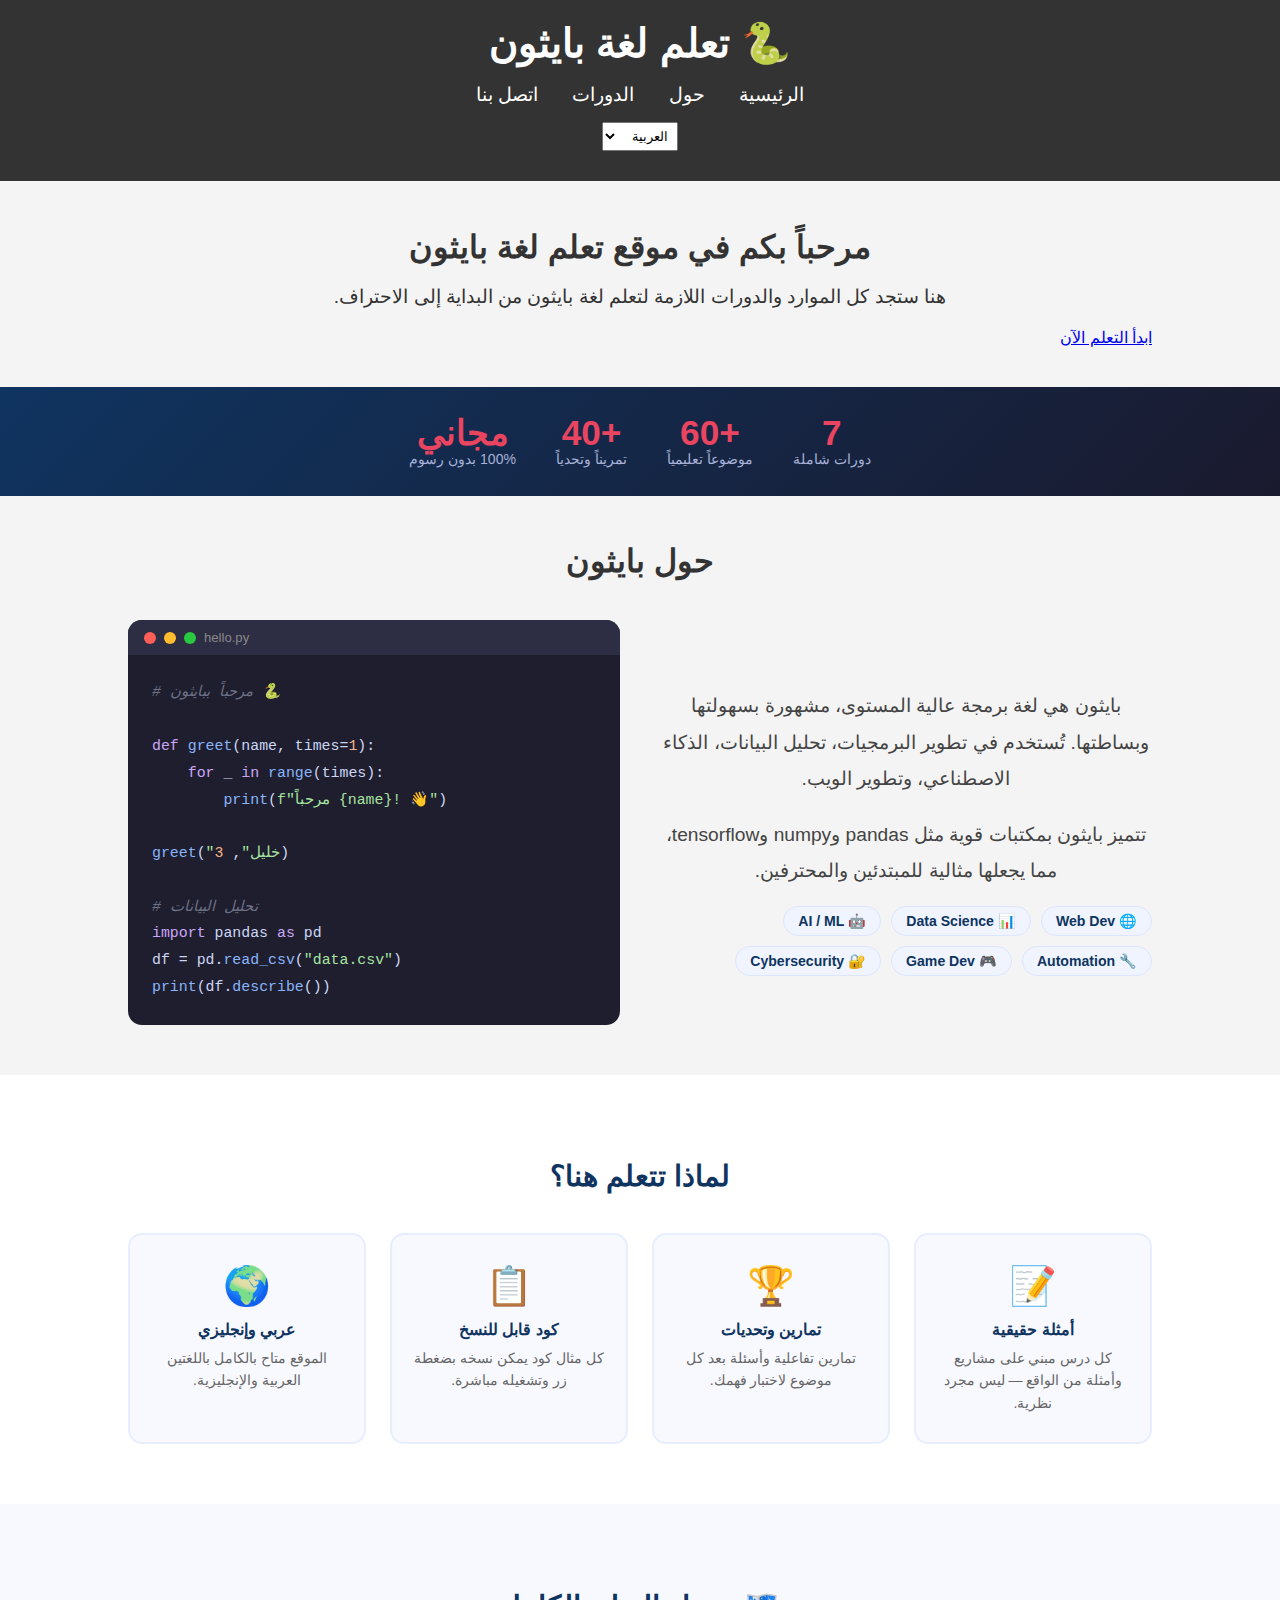
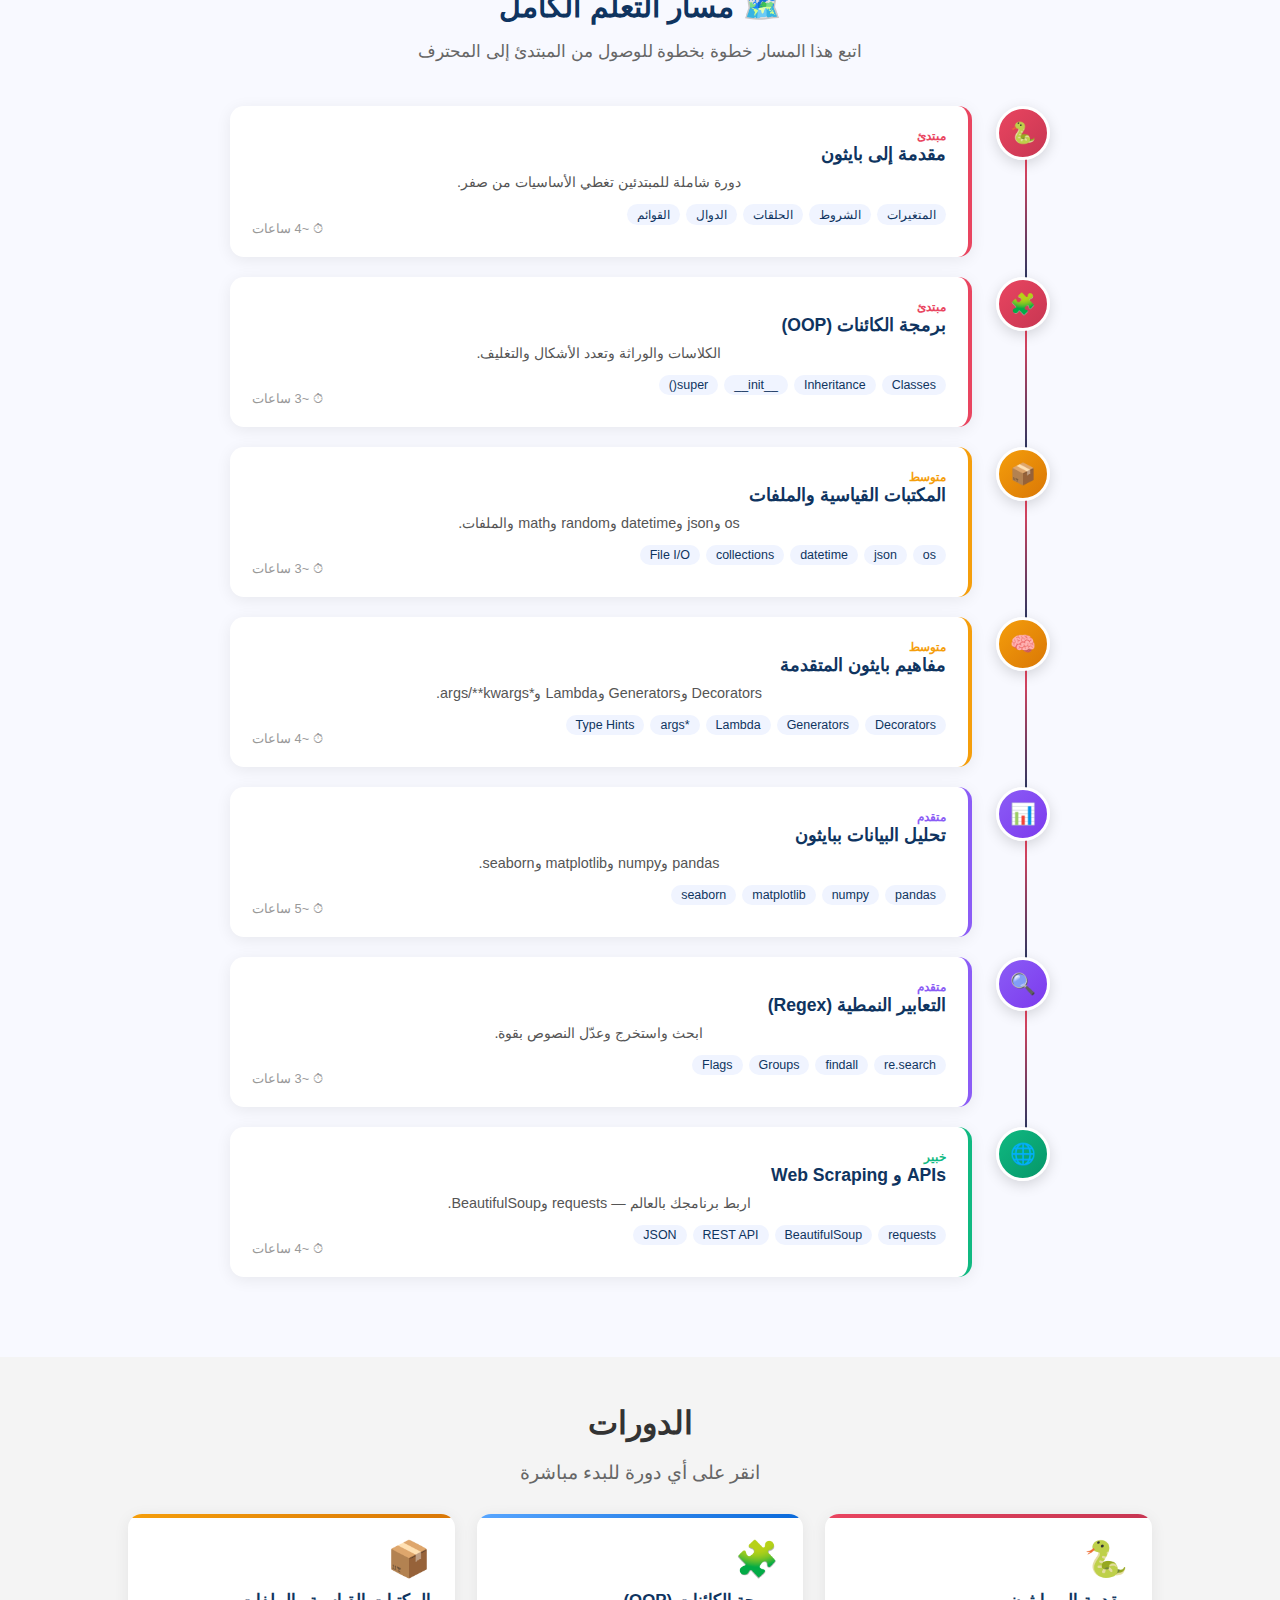
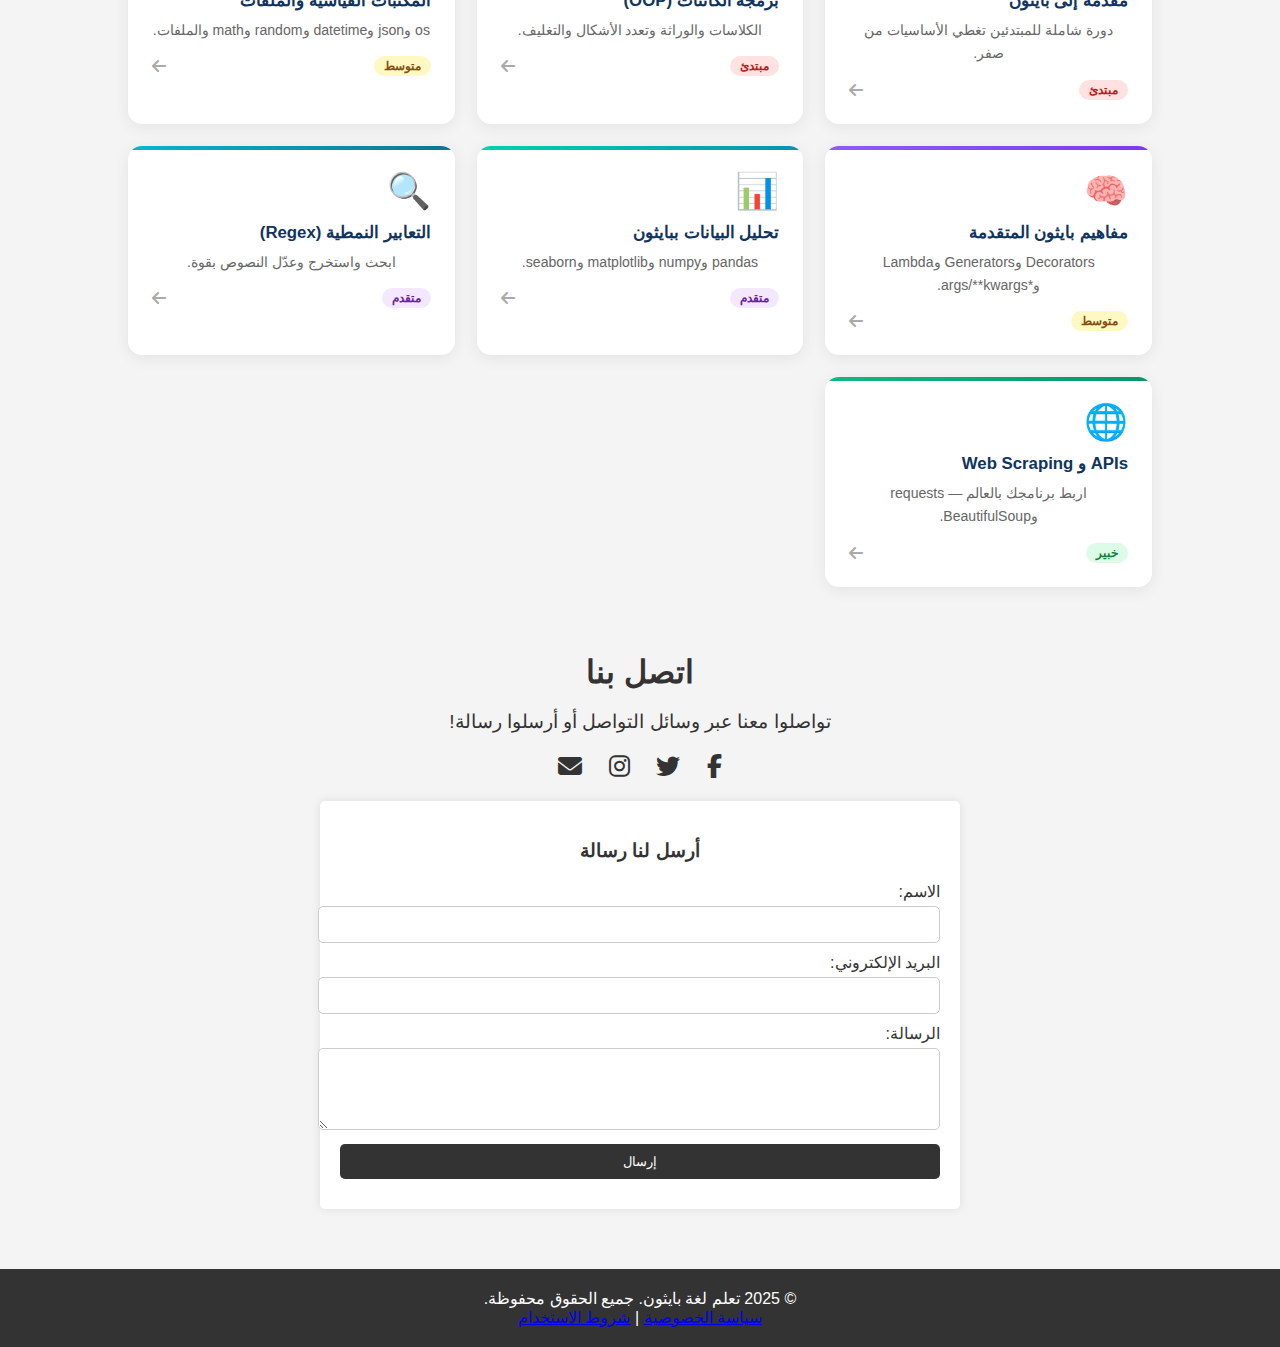
<file: index.html>
<!DOCTYPE html>
<html lang="ar" dir="rtl">
<head>
    <meta charset="UTF-8">
    <meta name="viewport" content="width=device-width, initial-scale=1.0">
    <meta name="description" content="موقع تعلم لغة بايثون — 7 دورات شاملة من الصفر إلى الاحتراف: الأساسيات، OOP، تحليل البيانات، المكتبات، مفاهيم متقدمة، Regex، APIs.">
    <meta name="keywords" content="تعلم بايثون، python بالعربية، دورة python، برمجة بايثون، تحليل بيانات">
    <meta name="google-adsense-account" content="ca-pub-6734955325699280">
    <title data-i18n="idx-title">تعلم لغة بايثون — من الصفر إلى الاحتراف</title>
    <link rel="icon" href="gogolanapropng.png" type="image/png">
    <link rel="stylesheet" href="styles.css">
    <link rel="stylesheet" href="https://cdnjs.cloudflare.com/ajax/libs/font-awesome/6.4.2/css/all.min.css">
    <link rel="stylesheet" href="https://cdnjs.cloudflare.com/ajax/libs/animate.css/4.1.1/animate.min.css"/>
    <script async src="https://pagead2.googlesyndication.com/pagead/js/adsbygoogle.js?client=ca-pub-6734955325699280" crossorigin="anonymous"></script>
    <!-- Google Analytics -->
    <script async src="https://www.googletagmanager.com/gtag/js?id=G-0J5PRKE4XZ"></script>
    <script>
        window.dataLayer = window.dataLayer || [];
        function gtag(){dataLayer.push(arguments);}
        gtag('js', new Date());
        gtag('config', 'G-0J5PRKE4XZ');
    </script>
    <style>
        /* =============================================
           تحسينات خاصة بالصفحة الرئيسية
        ============================================= */

        /* ---- شريط الأرقام الإحصائية ---- */
        .stats-bar {
            background: linear-gradient(135deg, #0f3460, #1a1a2e);
            color: white;
            padding: 28px 0;
            text-align: center;
        }
        .stats-bar .container {
            display: flex;
            justify-content: center;
            flex-wrap: wrap;
            gap: 40px;
        }
        .stat-item { }
        .stat-item .stat-number {
            display: block;
            font-size: 2.2rem;
            font-weight: 800;
            color: #e94560;
            line-height: 1;
        }
        .stat-item .stat-label {
            font-size: 0.88rem;
            color: #a8b2d8;
            margin-top: 4px;
        }

        /* ---- مسار التعلم ---- */
        .learning-path {
            padding: 60px 0;
            background: #f8f9ff;
        }
        .learning-path h2 {
            text-align: center;
            font-size: 1.9rem;
            color: #0f3460;
            margin-bottom: 8px;
        }
        .path-subtitle {
            text-align: center;
            color: #666;
            margin-bottom: 44px;
            font-size: 1.05rem;
        }
        .path-track {
            display: flex;
            flex-direction: column;
            gap: 0;
            max-width: 820px;
            margin: 0 auto;
            padding: 0 20px;
        }
        .path-step {
            display: flex;
            gap: 24px;
            align-items: flex-start;
            position: relative;
        }
        .path-step:not(:last-child)::before {
            content: '';
            position: absolute;
            right: 23px;
            top: 52px;
            bottom: -20px;
            width: 2px;
            background: linear-gradient(to bottom, #e94560, #0f3460);
        }
        .step-icon {
            width: 48px;
            height: 48px;
            border-radius: 50%;
            display: flex;
            align-items: center;
            justify-content: center;
            font-size: 1.3rem;
            flex-shrink: 0;
            border: 3px solid white;
            box-shadow: 0 4px 14px rgba(0,0,0,.15);
            z-index: 1;
        }
        .step-icon.beginner  { background: linear-gradient(135deg,#e94560,#c73652); }
        .step-icon.mid       { background: linear-gradient(135deg,#f59e0b,#d97706); }
        .step-icon.advanced  { background: linear-gradient(135deg,#8b5cf6,#7c3aed); }
        .step-icon.expert    { background: linear-gradient(135deg,#10b981,#059669); }
        .step-card {
            flex: 1;
            background: white;
            border-radius: 14px;
            padding: 20px 22px;
            margin-bottom: 20px;
            box-shadow: 0 3px 16px rgba(0,0,0,.07);
            border-right: 4px solid transparent;
            transition: all .3s;
            text-decoration: none;
            color: inherit;
            display: block;
        }
        .step-card:hover {
            transform: translateX(-4px);
            box-shadow: 0 8px 28px rgba(0,0,0,.12);
        }
        .step-card.beginner  { border-right-color: #e94560; }
        .step-card.mid       { border-right-color: #f59e0b; }
        .step-card.advanced  { border-right-color: #8b5cf6; }
        .step-card.expert    { border-right-color: #10b981; }
        .step-level {
            font-size: .75rem;
            font-weight: 700;
            text-transform: uppercase;
            letter-spacing: .08em;
            margin-bottom: 4px;
        }
        .step-card.beginner  .step-level { color: #e94560; }
        .step-card.mid       .step-level { color: #f59e0b; }
        .step-card.advanced  .step-level { color: #8b5cf6; }
        .step-card.expert    .step-level { color: #10b981; }
        .step-card h3 { font-size: 1.1rem; color: #0f3460; margin: 0 0 6px; }
        .step-card p  { font-size: .9rem; color: #555; margin: 0 0 10px; line-height: 1.6; }
        .step-tags {
            display: flex;
            flex-wrap: wrap;
            gap: 6px;
        }
        .step-tag {
            background: #f0f4ff;
            color: #0f3460;
            padding: 3px 10px;
            border-radius: 12px;
            font-size: .78rem;
        }
        .step-duration {
            float: left;
            font-size: .8rem;
            color: #999;
            margin-top: -4px;
        }

        /* ---- بطاقات الدورات (الشبكة القديمة محسّنة) ---- */
        .courses-grid {
            display: grid;
            grid-template-columns: repeat(auto-fill, minmax(280px, 1fr));
            gap: 22px;
            margin-top: 30px;
        }
        .course-card {
            background: white;
            border-radius: 14px;
            padding: 24px;
            box-shadow: 0 3px 16px rgba(0,0,0,.07);
            transition: all .3s;
            position: relative;
            overflow: hidden;
            text-decoration: none;
            color: inherit;
            display: block;
        }
        .course-card::before {
            content: '';
            position: absolute;
            top: 0;
            right: 0;
            left: 0;
            height: 4px;
        }
        .course-card.c1::before { background: linear-gradient(90deg,#e94560,#c73652); }
        .course-card.c2::before { background: linear-gradient(90deg,#58a6ff,#0969da); }
        .course-card.c3::before { background: linear-gradient(90deg,#00d4aa,#0891b2); }
        .course-card.c4::before { background: linear-gradient(90deg,#f59e0b,#d97706); }
        .course-card.c5::before { background: linear-gradient(90deg,#8b5cf6,#7c3aed); }
        .course-card.c6::before { background: linear-gradient(90deg,#06b6d4,#0e7490); }
        .course-card.c7::before { background: linear-gradient(90deg,#10b981,#059669); }
        .course-card:hover {
            transform: translateY(-5px);
            box-shadow: 0 12px 32px rgba(0,0,0,.12);
        }
        .course-emoji { font-size: 2.2rem; display: block; margin-bottom: 10px; }
        .course-card h3 { font-size: 1.05rem; color: #0f3460; margin: 0 0 8px; }
        .course-card p  { font-size: .88rem; color: #666; margin: 0 0 14px; line-height: 1.65; }
        .course-badge {
            display: inline-block;
            font-size: .75rem;
            padding: 3px 10px;
            border-radius: 12px;
            font-weight: 600;
        }
        .badge-beginner { background: #fee2e2; color: #b91c1c; }
        .badge-mid      { background: #fef9c3; color: #854d0e; }
        .badge-advanced { background: #f3e8ff; color: #6b21a8; }
        .badge-expert   { background: #dcfce7; color: #15803d; }
        .course-arrow {
            float: left;
            color: #aaa;
            transition: all .3s;
            font-size: 1rem;
            margin-top: 2px;
        }
        .course-card:hover .course-arrow { color: #e94560; transform: translateX(-4px); }

        /* ---- قسم الميزات ---- */
        .features-section {
            padding: 60px 0;
            background: white;
        }
        .features-section h2 {
            text-align: center;
            font-size: 1.8rem;
            color: #0f3460;
            margin-bottom: 40px;
        }
        .features-grid {
            display: grid;
            grid-template-columns: repeat(auto-fit, minmax(230px, 1fr));
            gap: 24px;
        }
        .feature-card {
            text-align: center;
            padding: 28px 20px;
            border-radius: 14px;
            background: #f8f9ff;
            border: 2px solid #e8eeff;
            transition: all .3s;
        }
        .feature-card:hover {
            border-color: #e94560;
            background: #fff5f7;
            transform: translateY(-3px);
        }
        .feature-card .feat-icon {
            font-size: 2.4rem;
            display: block;
            margin-bottom: 12px;
        }
        .feature-card h4 { color: #0f3460; font-size: 1rem; margin: 0 0 8px; }
        .feature-card p  { color: #666; font-size: .88rem; margin: 0; line-height: 1.6; }

        /* ---- مثال كود في قسم about ---- */
        .code-showcase {
            background: #1e1e2e;
            border-radius: 14px;
            overflow: hidden;
            margin: 30px 0;
            direction: ltr;
        }
        .code-showcase .code-bar {
            background: #2d2d44;
            padding: 10px 16px;
            display: flex;
            align-items: center;
            gap: 8px;
        }
        .code-dot { width: 12px; height: 12px; border-radius: 50%; }
        .code-dot.red   { background: #ff5f57; }
        .code-dot.yellow{ background: #ffbd2e; }
        .code-dot.green { background: #28c840; }
        .code-filename { color: #888; font-size: .82rem; margin-right: auto; }
        .code-showcase pre {
            margin: 0;
            padding: 24px;
            color: #cdd6f4;
            font-size: .93rem;
            font-family: 'Fira Code', 'Consolas', monospace;
            line-height: 1.8;
            overflow-x: auto;
            text-align: left;
        }
        .ck { color: #cba6f7; }
        .cs { color: #a6e3a1; }
        .cn { color: #fab387; }
        .cc { color: #6c7086; font-style: italic; }
        .cf { color: #89b4fa; }

        /* ---- about section تحسين ---- */
        .about-grid {
            display: grid;
            grid-template-columns: 1fr 1fr;
            gap: 40px;
            align-items: center;
        }
        .about-text p { line-height: 1.9; color: #444; margin-bottom: 16px; }
        .about-logos {
            display: flex;
            flex-wrap: wrap;
            gap: 10px;
            margin-top: 16px;
        }
        .about-logo-tag {
            background: #f0f4ff;
            border: 1px solid #dde5ff;
            color: #0f3460;
            padding: 6px 14px;
            border-radius: 20px;
            font-size: .88rem;
            font-weight: 600;
        }

        @media (max-width: 768px) {
            .stats-bar .container { gap: 24px; }
            .stat-item .stat-number { font-size: 1.7rem; }
            .path-step::before { right: 23px; }
            .about-grid { grid-template-columns: 1fr; }
            .courses-grid { grid-template-columns: 1fr; }
        }
    </style>
</head>
<body>

    <header class="animate__animated animate__slideInDown">
        <div class="container">
            <h1 data-i18n="idx-site-title">🐍 تعلم لغة بايثون</h1>
            <nav>
                <ul>
                    <li><a href="#home"    data-i18n="nav-home">الرئيسية</a></li>
                    <li><a href="#about"   data-i18n="nav-about">حول</a></li>
                    <li><a href="#courses" data-i18n="nav-courses">الدورات</a></li>
                    <li><a href="#contact" data-i18n="nav-contact">اتصل بنا</a></li>
                </ul>
                <select id="language-select" aria-label="اختر اللغة">
                    <option value="ar">العربية</option>
                    <option value="en">English</option>
                </select>
            </nav>
        </div>
    </header>

    <main>

        <!-- ============================
             قسم الترحيب
        ============================ -->
        <section id="home" class="hero animate__animated animate__fadeIn">
            <div class="container">
                <h2 data-i18n="idx-home-welcome" class="animate__animated animate__bounceIn">
                    مرحباً بكم في موقع تعلم لغة بايثون
                </h2>
                <p data-i18n="idx-home-description">
                    هنا ستجد كل الموارد والدورات اللازمة لتعلم لغة بايثون من البداية إلى الاحتراف.
                </p>
                <div class="cta">
                    <a href="#path" class="cta-button animate__animated animate__pulse animate__infinite"
                       data-i18n="idx-start-learning">ابدأ التعلم الآن</a>
                </div>
                <ins class="adsbygoogle"
                     style="display:block; margin-top: 20px;"
                     data-ad-client="ca-pub-6734955325699280"
                     data-ad-slot="YOUR_AD_SLOT_ID"
                     data-ad-format="auto"
                     data-full-width-responsive="true"></ins>
                <script>(adsbygoogle = window.adsbygoogle || []).push({});</script>
            </div>
        </section>

        <!-- ============================
             شريط الإحصاءات
        ============================ -->
        <div class="stats-bar">
            <div class="container">
                <div class="stat-item">
                    <span class="stat-number">7</span>
                    <span class="stat-label" data-i18n="idx-stat-courses">دورات شاملة</span>
                </div>
                <div class="stat-item">
                    <span class="stat-number">+60</span>
                    <span class="stat-label" data-i18n="idx-stat-lessons">موضوعاً تعليمياً</span>
                </div>
                <div class="stat-item">
                    <span class="stat-number">+40</span>
                    <span class="stat-label" data-i18n="idx-stat-exercises">تمريناً وتحدياً</span>
                </div>
                <div class="stat-item">
                    <span class="stat-number">مجاني</span>
                    <span class="stat-label" data-i18n="idx-stat-free">100% بدون رسوم</span>
                </div>
            </div>
        </div>

        <!-- ============================
             قسم حول بايثون
        ============================ -->
        <section id="about" class="animate__animated animate__fadeInUp">
            <div class="container">
                <h2 data-i18n="idx-about-title">حول بايثون</h2>
                <div class="about-grid">
                    <div class="about-text">
                        <p data-i18n="idx-about-description">
                            بايثون هي لغة برمجة عالية المستوى، مشهورة بسهولتها وبساطتها. تُستخدم في تطوير البرمجيات، تحليل البيانات، الذكاء الاصطناعي، وتطوير الويب.
                        </p>
                        <p data-i18n="idx-about-features">
                            تتميز بايثون بمكتبات قوية مثل pandas وnumpy وtensorflow، مما يجعلها مثالية للمبتدئين والمحترفين على حد سواء.
                        </p>
                        <div class="about-logos">
                            <span class="about-logo-tag">🌐 Web Dev</span>
                            <span class="about-logo-tag">📊 Data Science</span>
                            <span class="about-logo-tag">🤖 AI / ML</span>
                            <span class="about-logo-tag">🔧 Automation</span>
                            <span class="about-logo-tag">🎮 Game Dev</span>
                            <span class="about-logo-tag">🔐 Cybersecurity</span>
                        </div>
                    </div>
                    <div class="code-showcase">
                        <div class="code-bar">
                            <span class="code-dot red"></span>
                            <span class="code-dot yellow"></span>
                            <span class="code-dot green"></span>
                            <span class="code-filename">hello.py</span>
                        </div>
                        <pre><span class="cc"># مرحباً ببايثون 🐍</span>

<span class="ck">def</span> <span class="cf">greet</span>(name, times=<span class="cn">1</span>):
    <span class="ck">for</span> _ <span class="ck">in</span> <span class="cf">range</span>(times):
        <span class="cf">print</span>(<span class="cs">f"مرحباً {name}! 👋"</span>)

<span class="cf">greet</span>(<span class="cs">"خليل"</span>, <span class="cn">3</span>)

<span class="cc"># تحليل البيانات</span>
<span class="ck">import</span> pandas <span class="ck">as</span> pd
df = pd.<span class="cf">read_csv</span>(<span class="cs">"data.csv"</span>)
<span class="cf">print</span>(df.<span class="cf">describe</span>())</pre>
                    </div>
                </div>
            </div>
        </section>

        <!-- ============================
             قسم الميزات
        ============================ -->
        <section class="features-section">
            <div class="container">
                <h2 data-i18n="idx-features-title">لماذا تتعلم هنا؟</h2>
                <div class="features-grid">
                    <div class="feature-card">
                        <span class="feat-icon">📝</span>
                        <h4 data-i18n="idx-feat1-title">أمثلة حقيقية</h4>
                        <p data-i18n="idx-feat1-desc">كل درس مبني على مشاريع وأمثلة من الواقع — ليس مجرد نظرية.</p>
                    </div>
                    <div class="feature-card">
                        <span class="feat-icon">🏆</span>
                        <h4 data-i18n="idx-feat2-title">تمارين وتحديات</h4>
                        <p data-i18n="idx-feat2-desc">تمارين تفاعلية وأسئلة بعد كل موضوع لاختبار فهمك.</p>
                    </div>
                    <div class="feature-card">
                        <span class="feat-icon">📋</span>
                        <h4 data-i18n="idx-feat3-title">كود قابل للنسخ</h4>
                        <p data-i18n="idx-feat3-desc">كل مثال كود يمكن نسخه بضغطة زر وتشغيله مباشرة.</p>
                    </div>
                    <div class="feature-card">
                        <span class="feat-icon">🌍</span>
                        <h4 data-i18n="idx-feat4-title">عربي وإنجليزي</h4>
                        <p data-i18n="idx-feat4-desc">الموقع متاح بالكامل باللغتين العربية والإنجليزية.</p>
                    </div>
                </div>
            </div>
        </section>

        <!-- ============================
             مسار التعلم
        ============================ -->
        <section id="path" class="learning-path">
            <div class="container">
                <h2 data-i18n="idx-path-title">🗺️ مسار التعلم الكامل</h2>
                <p class="path-subtitle" data-i18n="idx-path-subtitle">اتبع هذا المسار خطوة بخطوة للوصول من المبتدئ إلى المحترف</p>

                <div class="path-track">

                    <!-- ١ -->
                    <div class="path-step">
                        <div class="step-icon beginner">🐍</div>
                        <a href="mo9adima.html" class="step-card beginner">
                            <span class="step-level" data-i18n="idx-level-beginner">مبتدئ</span>
                            <h3 data-i18n="idx-course-intro">مقدمة إلى بايثون</h3>
                            <p data-i18n="idx-course-intro-desc">المتغيرات، الشروط، الحلقات، الدوال، القوائم، القواميس، ومعالجة الأخطاء.</p>
                            <div class="step-tags">
                                <span class="step-tag">المتغيرات</span>
                                <span class="step-tag">الشروط</span>
                                <span class="step-tag">الحلقات</span>
                                <span class="step-tag">الدوال</span>
                                <span class="step-tag">القوائم</span>
                            </div>
                            <span class="step-duration" data-i18n="idx-dur-1">⏱ ~4 ساعات</span>
                        </a>
                    </div>

                    <!-- ٢ -->
                    <div class="path-step">
                        <div class="step-icon beginner">🧩</div>
                        <a href="kainat.html" class="step-card beginner">
                            <span class="step-level" data-i18n="idx-level-beginner">مبتدئ متوسط</span>
                            <h3 data-i18n="idx-course-oo">برمجة الكائنات (OOP)</h3>
                            <p data-i18n="idx-course-oo-desc">الكلاسات، الوراثة، تعدد الأشكال، والتغليف — طريقة المحترفين في تنظيم الكود.</p>
                            <div class="step-tags">
                                <span class="step-tag">Classes</span>
                                <span class="step-tag">Inheritance</span>
                                <span class="step-tag">__init__</span>
                                <span class="step-tag">super()</span>
                            </div>
                            <span class="step-duration" data-i18n="idx-dur-2">⏱ ~3 ساعات</span>
                        </a>
                    </div>

                    <!-- ٣ -->
                    <div class="path-step">
                        <div class="step-icon mid">📦</div>
                        <a href="maktaba.html" class="step-card mid">
                            <span class="step-level" data-i18n="idx-level-mid">متوسط</span>
                            <h3 data-i18n="idx-course-lib">المكتبات القياسية والملفات</h3>
                            <p data-i18n="idx-course-lib-desc">os وjson وdatetime وrandom وmath وcollections — الأدوات الجاهزة مع بايثون.</p>
                            <div class="step-tags">
                                <span class="step-tag">os</span>
                                <span class="step-tag">json</span>
                                <span class="step-tag">datetime</span>
                                <span class="step-tag">collections</span>
                                <span class="step-tag">File I/O</span>
                            </div>
                            <span class="step-duration" data-i18n="idx-dur-3">⏱ ~3 ساعات</span>
                        </a>
                    </div>

                    <!-- ٤ -->
                    <div class="path-step">
                        <div class="step-icon mid">🧠</div>
                        <a href="mutaqaddim.html" class="step-card mid">
                            <span class="step-level" data-i18n="idx-level-mid">متوسط متقدم</span>
                            <h3 data-i18n="idx-course-adv">مفاهيم بايثون المتقدمة</h3>
                            <p data-i18n="idx-course-adv-desc">Lambda وDecorators وGenerators و*args/**kwargs وComprehensions وType Hints.</p>
                            <div class="step-tags">
                                <span class="step-tag">Decorators</span>
                                <span class="step-tag">Generators</span>
                                <span class="step-tag">Lambda</span>
                                <span class="step-tag">*args</span>
                                <span class="step-tag">Type Hints</span>
                            </div>
                            <span class="step-duration" data-i18n="idx-dur-4">⏱ ~4 ساعات</span>
                        </a>
                    </div>

                    <!-- ٥ -->
                    <div class="path-step">
                        <div class="step-icon advanced">📊</div>
                        <a href="byanat.html" class="step-card advanced">
                            <span class="step-level" data-i18n="idx-level-advanced">متقدم</span>
                            <h3 data-i18n="idx-course-data">تحليل البيانات ببايثون</h3>
                            <p data-i18n="idx-course-data-desc">pandas وnumpy وmatplotlib وseaborn — من قراءة CSV إلى رسم مخططات احترافية.</p>
                            <div class="step-tags">
                                <span class="step-tag">pandas</span>
                                <span class="step-tag">numpy</span>
                                <span class="step-tag">matplotlib</span>
                                <span class="step-tag">seaborn</span>
                            </div>
                            <span class="step-duration" data-i18n="idx-dur-5">⏱ ~5 ساعات</span>
                        </a>
                    </div>

                    <!-- ٦ -->
                    <div class="path-step">
                        <div class="step-icon advanced">🔍</div>
                        <a href="regex.html" class="step-card advanced">
                            <span class="step-level" data-i18n="idx-level-advanced">متقدم</span>
                            <h3 data-i18n="idx-course-regex">التعابير النمطية (Regex)</h3>
                            <p data-i18n="idx-course-regex-desc">ابحث واستخرج وبدّل الأنماط في النصوص — مع مختبر تفاعلي مدمج في الصفحة.</p>
                            <div class="step-tags">
                                <span class="step-tag">re.search</span>
                                <span class="step-tag">findall</span>
                                <span class="step-tag">Groups</span>
                                <span class="step-tag">Flags</span>
                            </div>
                            <span class="step-duration" data-i18n="idx-dur-6">⏱ ~3 ساعات</span>
                        </a>
                    </div>

                    <!-- ٧ -->
                    <div class="path-step">
                        <div class="step-icon expert">🌐</div>
                        <a href="api.html" class="step-card expert">
                            <span class="step-level" data-i18n="idx-level-expert">خبير</span>
                            <h3 data-i18n="idx-course-api">APIs و Web Scraping</h3>
                            <p data-i18n="idx-course-api-desc">requests وBeautifulSoup — اجلب بيانات الطقس والأسعار وأي شيء من الإنترنت.</p>
                            <div class="step-tags">
                                <span class="step-tag">requests</span>
                                <span class="step-tag">BeautifulSoup</span>
                                <span class="step-tag">REST API</span>
                                <span class="step-tag">JSON</span>
                            </div>
                            <span class="step-duration" data-i18n="idx-dur-7">⏱ ~4 ساعات</span>
                        </a>
                    </div>

                </div>
            </div>
        </section>

        <!-- ============================
             شبكة الدورات (نظرة سريعة)
        ============================ -->
        <section id="courses">
            <div class="container">
                <h2 data-i18n="idx-courses-title">الدورات</h2>
                <p style="color:#666;margin-bottom:0;" data-i18n="idx-courses-sub">انقر على أي دورة للبدء مباشرة</p>
                <div class="courses-grid">

                    <a href="mo9adima.html" class="course-card c1 animate__animated animate__zoomIn">
                        <span class="course-emoji">🐍</span>
                        <h3 data-i18n="idx-course-intro">مقدمة إلى بايثون</h3>
                        <p data-i18n="idx-course-intro-desc">المتغيرات، الشروط، الحلقات، الدوال، القوائم، القواميس، ومعالجة الأخطاء.</p>
                        <span class="course-badge badge-beginner" data-i18n="idx-level-beginner">مبتدئ</span>
                        <span class="course-arrow"><i class="fas fa-arrow-left"></i></span>
                    </a>

                    <a href="kainat.html" class="course-card c2 animate__animated animate__zoomIn">
                        <span class="course-emoji">🧩</span>
                        <h3 data-i18n="idx-course-oo">برمجة الكائنات (OOP)</h3>
                        <p data-i18n="idx-course-oo-desc">الكلاسات، الوراثة، تعدد الأشكال، والتغليف — طريقة المحترفين.</p>
                        <span class="course-badge badge-beginner" data-i18n="idx-level-beginner">مبتدئ متوسط</span>
                        <span class="course-arrow"><i class="fas fa-arrow-left"></i></span>
                    </a>

                    <a href="maktaba.html" class="course-card c4 animate__animated animate__zoomIn">
                        <span class="course-emoji">📦</span>
                        <h3 data-i18n="idx-course-lib">المكتبات القياسية والملفات</h3>
                        <p data-i18n="idx-course-lib-desc">os وjson وdatetime وrandom وmath والتعامل مع الملفات.</p>
                        <span class="course-badge badge-mid" data-i18n="idx-level-mid">متوسط</span>
                        <span class="course-arrow"><i class="fas fa-arrow-left"></i></span>
                    </a>

                    <a href="mutaqaddim.html" class="course-card c5 animate__animated animate__zoomIn">
                        <span class="course-emoji">🧠</span>
                        <h3 data-i18n="idx-course-adv">مفاهيم بايثون المتقدمة</h3>
                        <p data-i18n="idx-course-adv-desc">Decorators وGenerators وLambda و*args/**kwargs وType Hints.</p>
                        <span class="course-badge badge-mid" data-i18n="idx-level-mid">متوسط متقدم</span>
                        <span class="course-arrow"><i class="fas fa-arrow-left"></i></span>
                    </a>

                    <a href="byanat.html" class="course-card c3 animate__animated animate__zoomIn">
                        <span class="course-emoji">📊</span>
                        <h3 data-i18n="idx-course-data">تحليل البيانات ببايثون</h3>
                        <p data-i18n="idx-course-data-desc">pandas وnumpy وmatplotlib وseaborn مع مشاريع حقيقية.</p>
                        <span class="course-badge badge-advanced" data-i18n="idx-level-advanced">متقدم</span>
                        <span class="course-arrow"><i class="fas fa-arrow-left"></i></span>
                    </a>

                    <a href="regex.html" class="course-card c6 animate__animated animate__zoomIn">
                        <span class="course-emoji">🔍</span>
                        <h3 data-i18n="idx-course-regex">التعابير النمطية (Regex)</h3>
                        <p data-i18n="idx-course-regex-desc">ابحث واستخرج وبدّل الأنماط — مع مختبر تفاعلي مدمج.</p>
                        <span class="course-badge badge-advanced" data-i18n="idx-level-advanced">متقدم</span>
                        <span class="course-arrow"><i class="fas fa-arrow-left"></i></span>
                    </a>

                    <a href="api.html" class="course-card c7 animate__animated animate__zoomIn">
                        <span class="course-emoji">🌐</span>
                        <h3 data-i18n="idx-course-api">APIs و Web Scraping</h3>
                        <p data-i18n="idx-course-api-desc">اربط برنامجك بالعالم — requests وBeautifulSoup.</p>
                        <span class="course-badge badge-expert" data-i18n="idx-level-expert">خبير</span>
                        <span class="course-arrow"><i class="fas fa-arrow-left"></i></span>
                    </a>

                </div>
            </div>
        </section>

        <!-- إعلان -->
        <div style="max-width:900px;margin:0 auto;padding:0 20px;">
            <ins class="adsbygoogle" style="display:block;"
                 data-ad-client="ca-pub-6734955325699280"
                 data-ad-slot="YOUR_AD_SLOT_ID"
                 data-ad-format="auto"
                 data-full-width-responsive="true"></ins>
            <script>(adsbygoogle = window.adsbygoogle || []).push({});</script>
        </div>

        <!-- ============================
             قسم التواصل
        ============================ -->
        <section id="contact" class="animate__animated animate__fadeInUp">
            <div class="container">
                <h2 data-i18n="idx-contact-title">اتصل بنا</h2>
                <p data-i18n="idx-contact-description">تواصلوا معنا عبر وسائل التواصل الاجتماعي أو أرسلوا رسالة!</p>
                <ul class="social-media animate__animated animate__fadeIn">
                    <li>
                        <a href="https://www.facebook.com/profile.php?id=100061615326332"
                           target="_blank" rel="noopener noreferrer" aria-label="فيسبوك">
                            <i class="fab fa-facebook-f"></i>
                        </a>
                    </li>
                    <li>
                        <a href="https://x.com/Khalil1081506"
                           target="_blank" rel="noopener noreferrer" aria-label="تويتر">
                            <i class="fab fa-twitter"></i>
                        </a>
                    </li>
                    <li>
                        <a href="https://www.instagram.com/kx_root"
                           target="_blank" rel="noopener noreferrer" aria-label="إنستغرام">
                            <i class="fab fa-instagram"></i>
                        </a>
                    </li>
                    <li>
                        <a href="mailto:khalil.akram307@gmail.com" aria-label="بريد إلكتروني">
                            <i class="fas fa-envelope"></i>
                        </a>
                    </li>
                </ul>

                <!-- نموذج Formspree — غيّر YOUR_FORM_ID -->
                <form action="https://formspree.io/f/mdawjeoe" method="POST"
                      class="animate__animated animate__zoomIn">
                    <h3 data-i18n="idx-form-title">أرسل لنا رسالة</h3>
                    <label for="name"    data-i18n="idx-form-name">الاسم:</label>
                    <input  type="text"  id="name"    name="name"    required aria-required="true">
                    <label for="email"   data-i18n="idx-form-email">البريد الإلكتروني:</label>
                    <input  type="email" id="email"   name="email"   required aria-required="true">
                    <label for="message" data-i18n="idx-form-message">الرسالة:</label>
                    <textarea id="message" name="message" rows="4" required aria-required="true"></textarea>
                    <button type="submit" data-i18n="idx-form-submit">إرسال</button>
                </form>
            </div>
        </section>

    </main>

    <footer class="animate__animated animate__fadeIn">
        <div class="container">
            <p data-i18n="footer-text">© 2025 تعلم لغة بايثون. جميع الحقوق محفوظة.</p>
            <p>
                <a href="privacy.html" data-i18n="footer-privacy">سياسة الخصوصية</a> |
                <a href="terms.html"   data-i18n="footer-terms">شروط الاستخدام</a>
            </p>
        </div>
    </footer>

    <script src="i18n.js" defer></script>
</body>
</html>
</file>
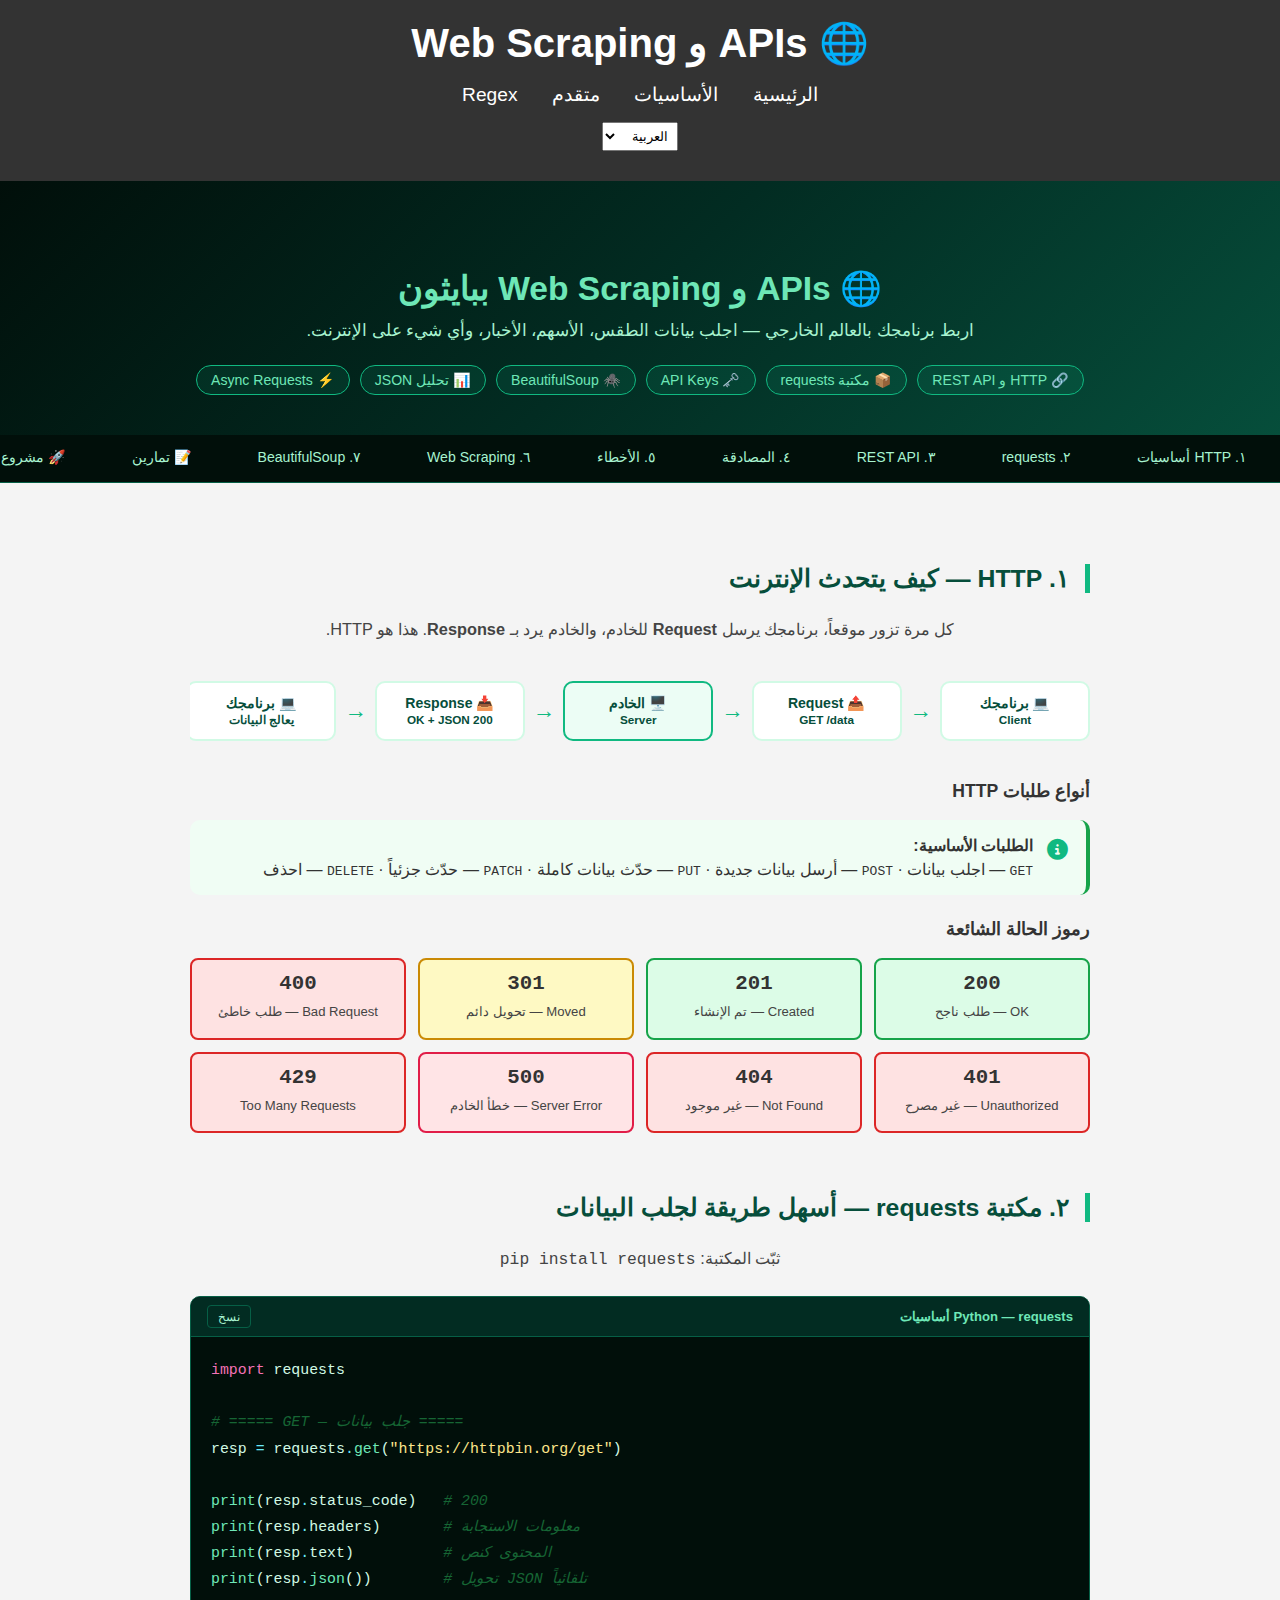
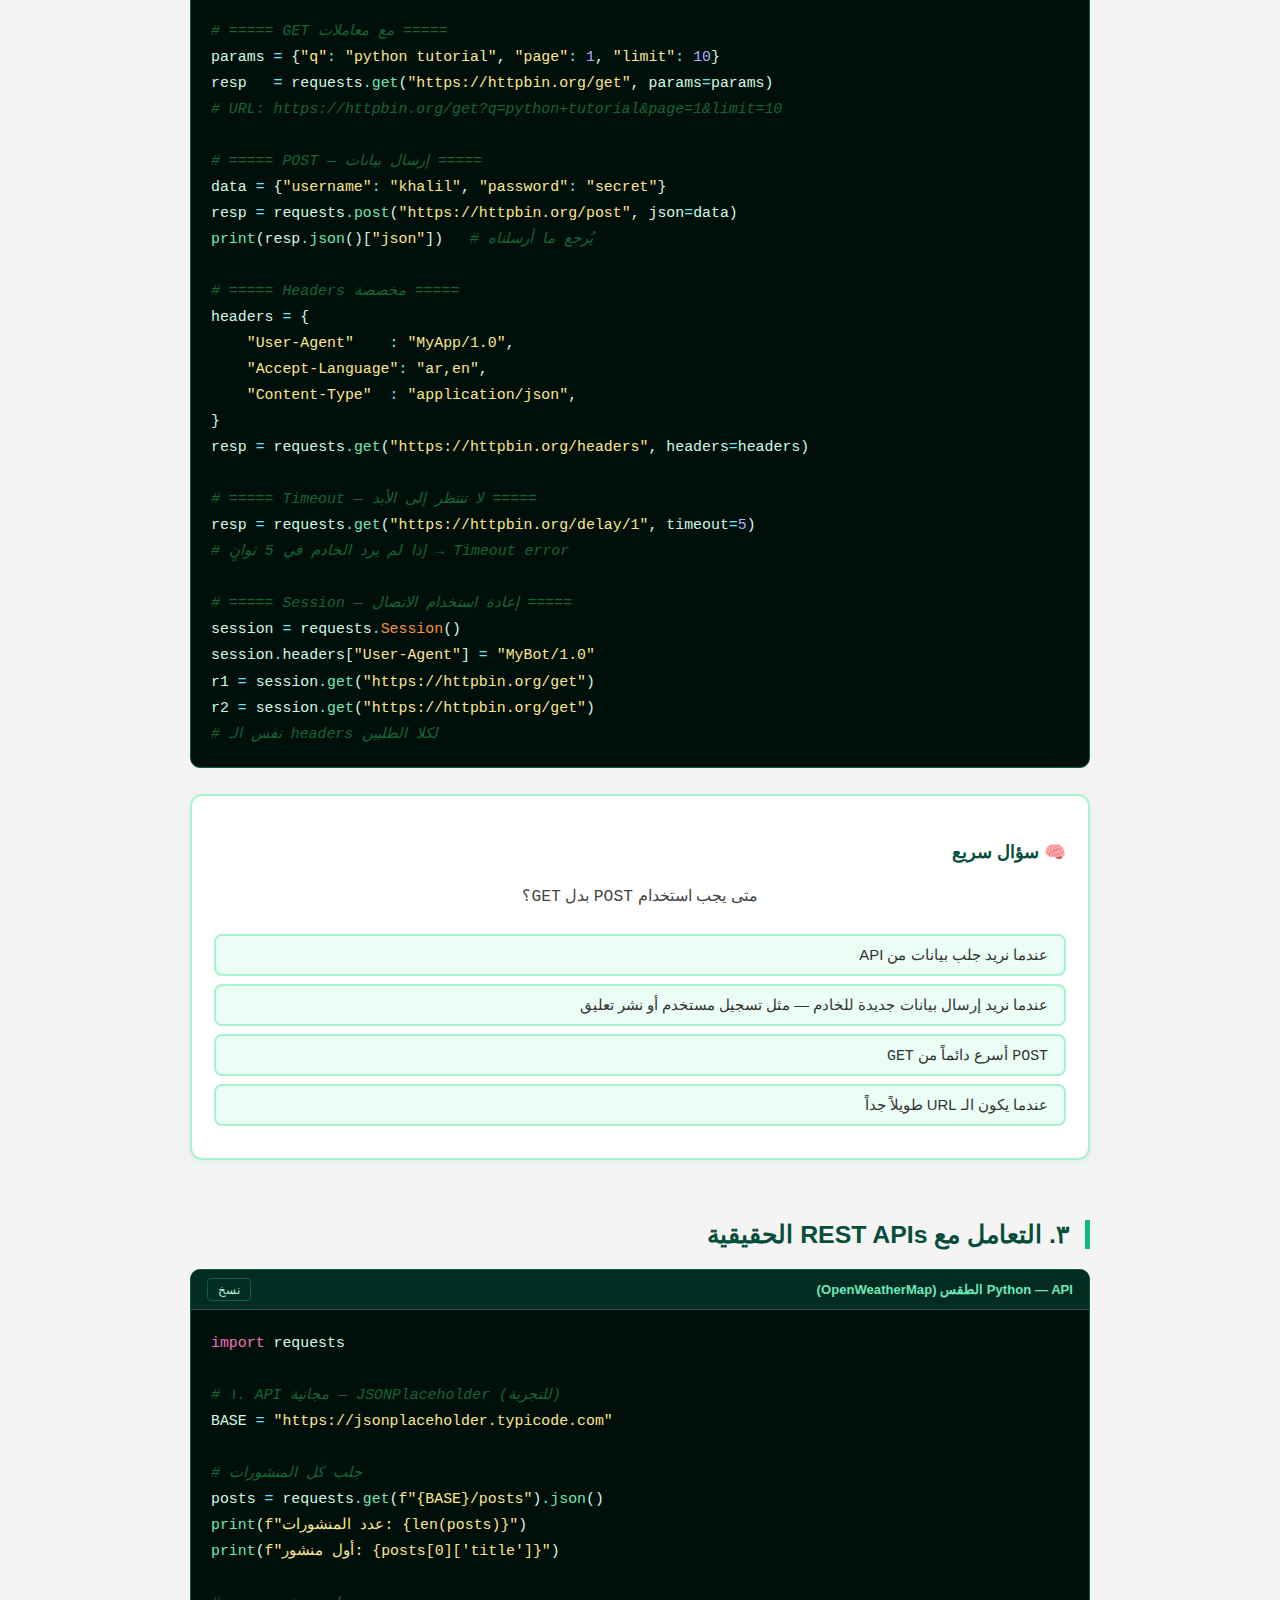
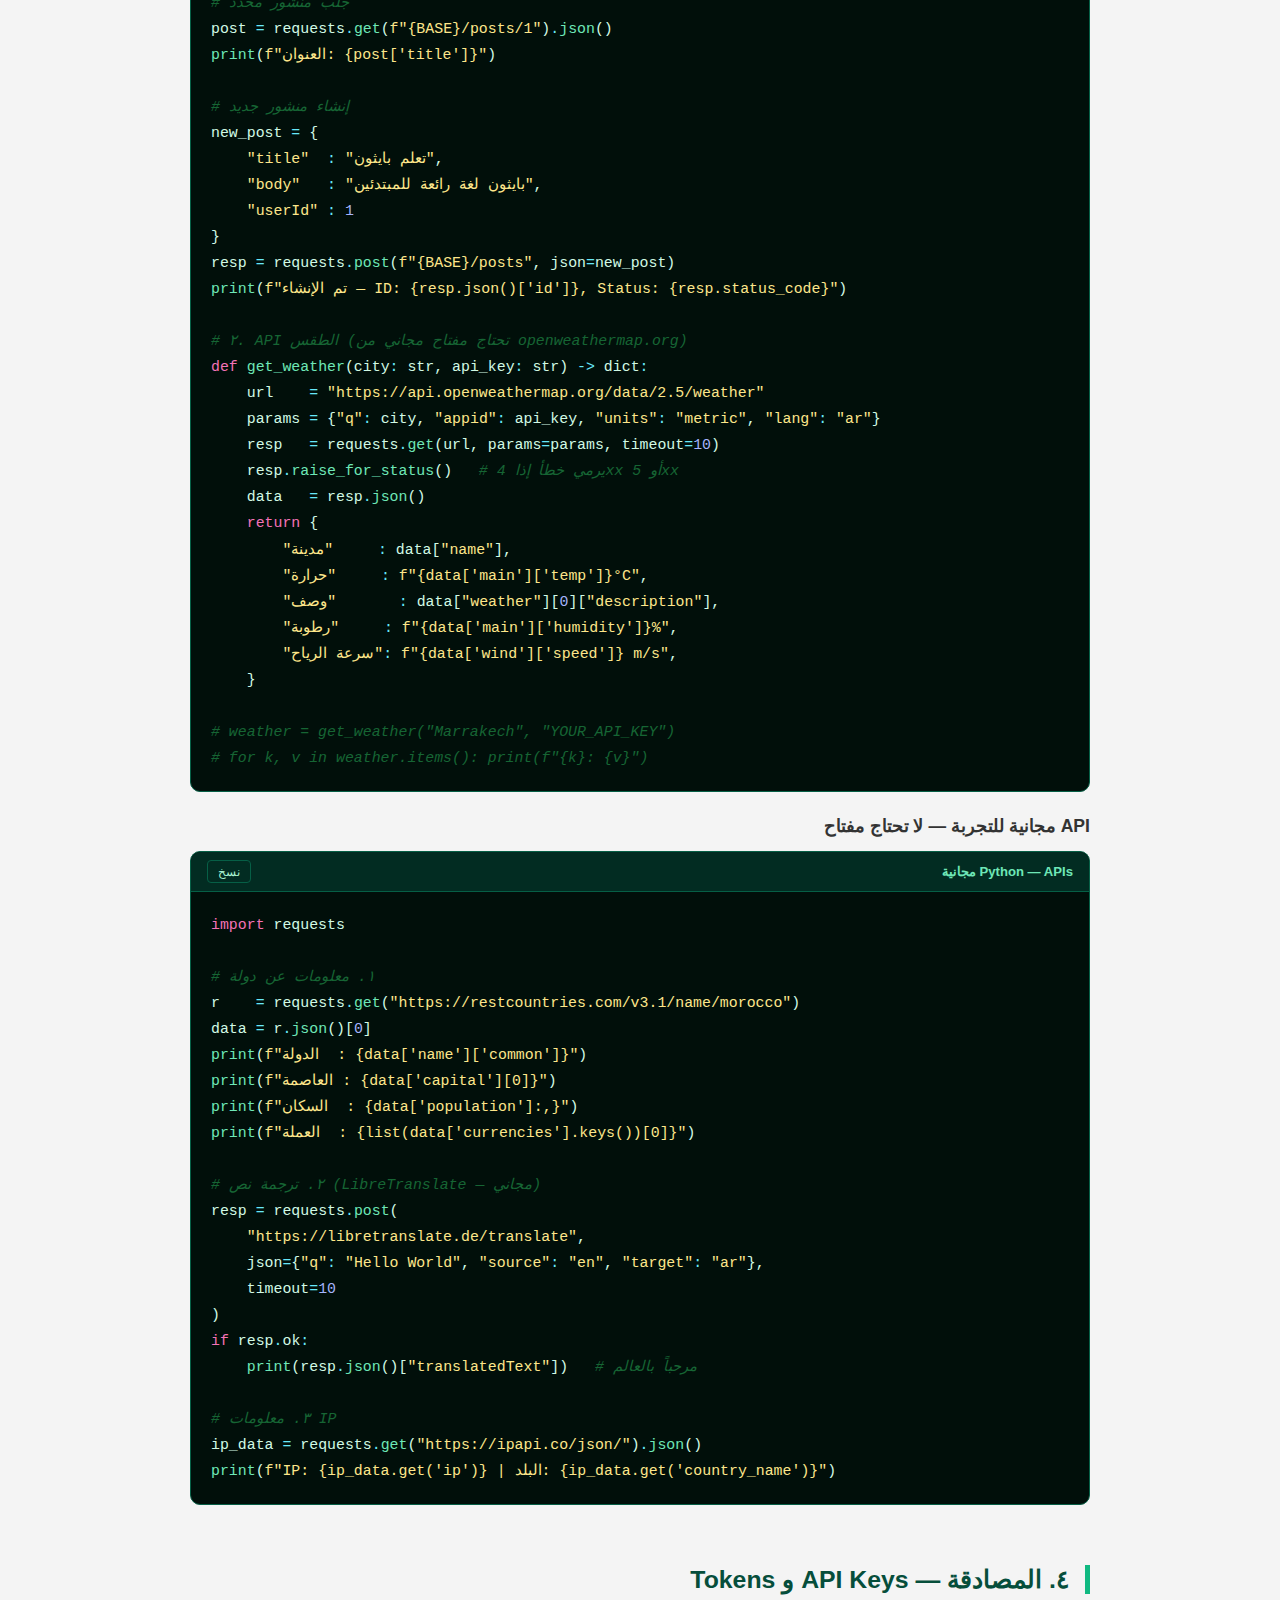
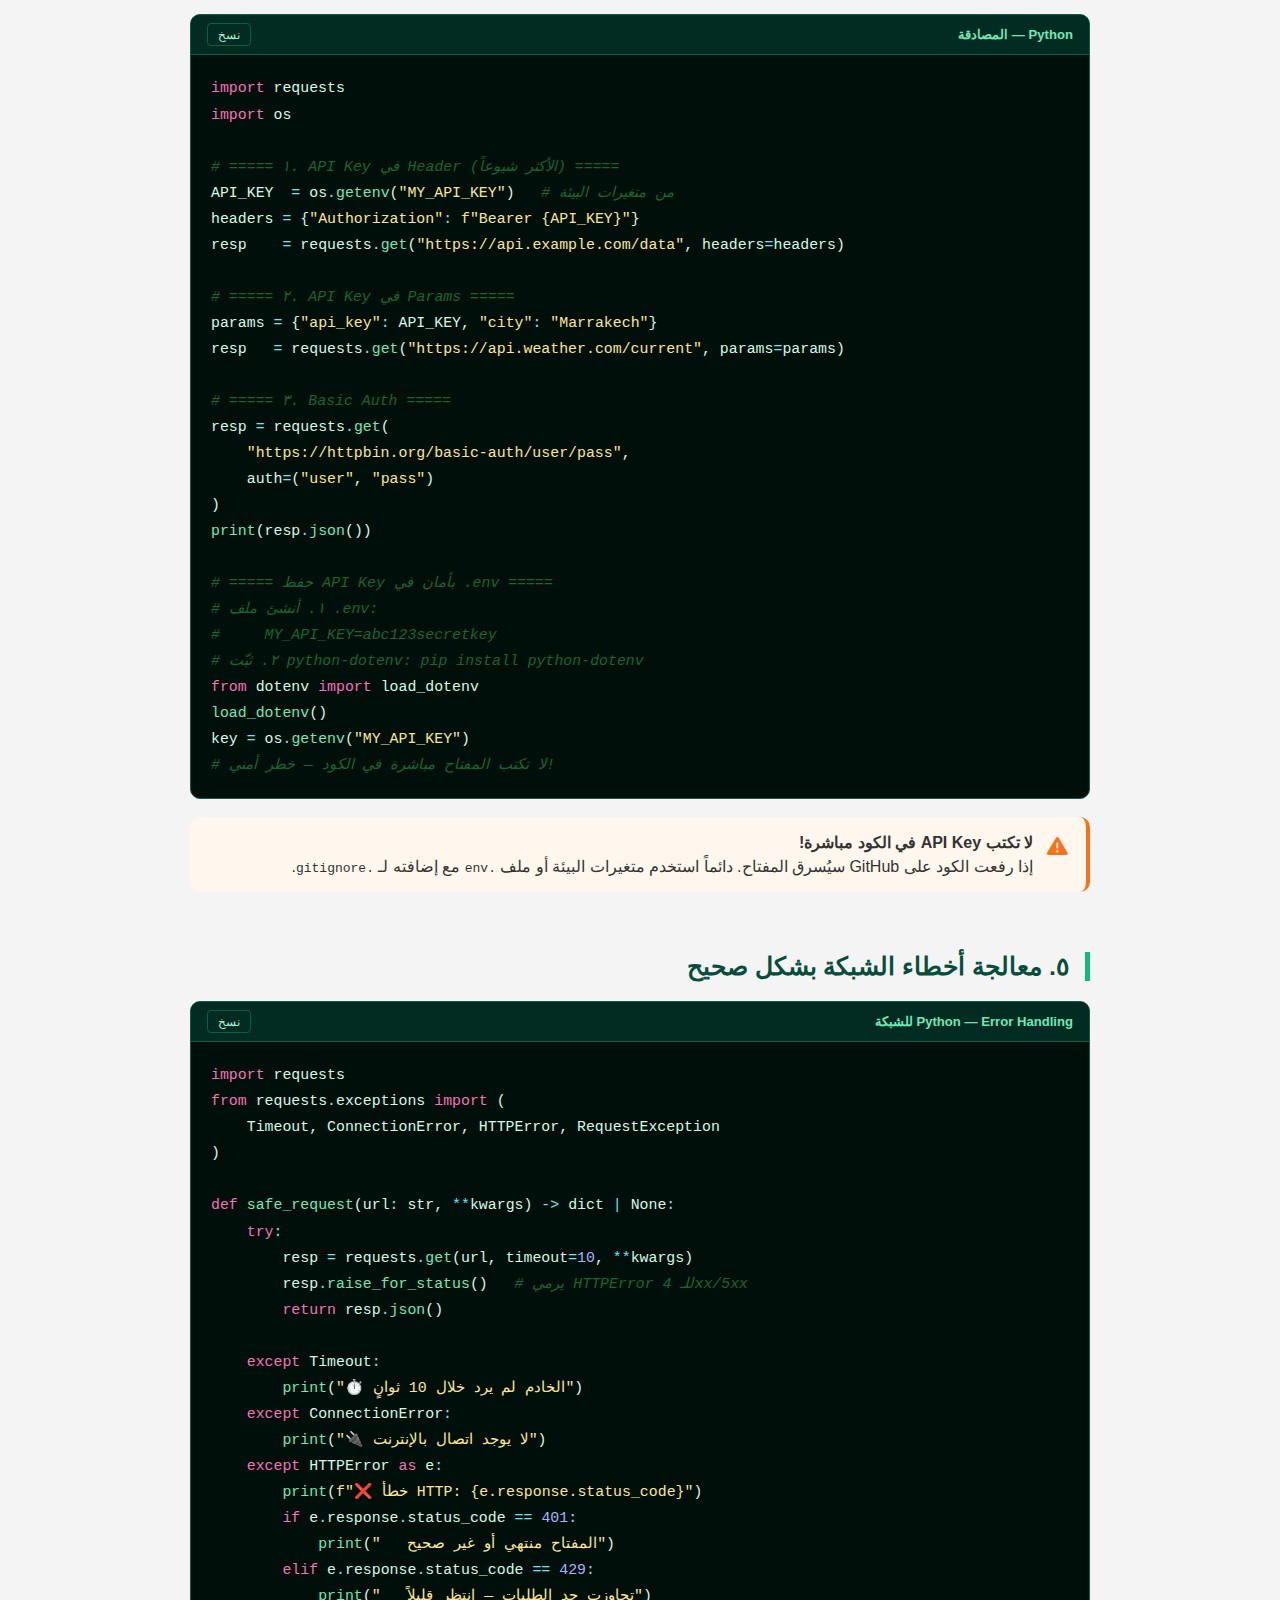
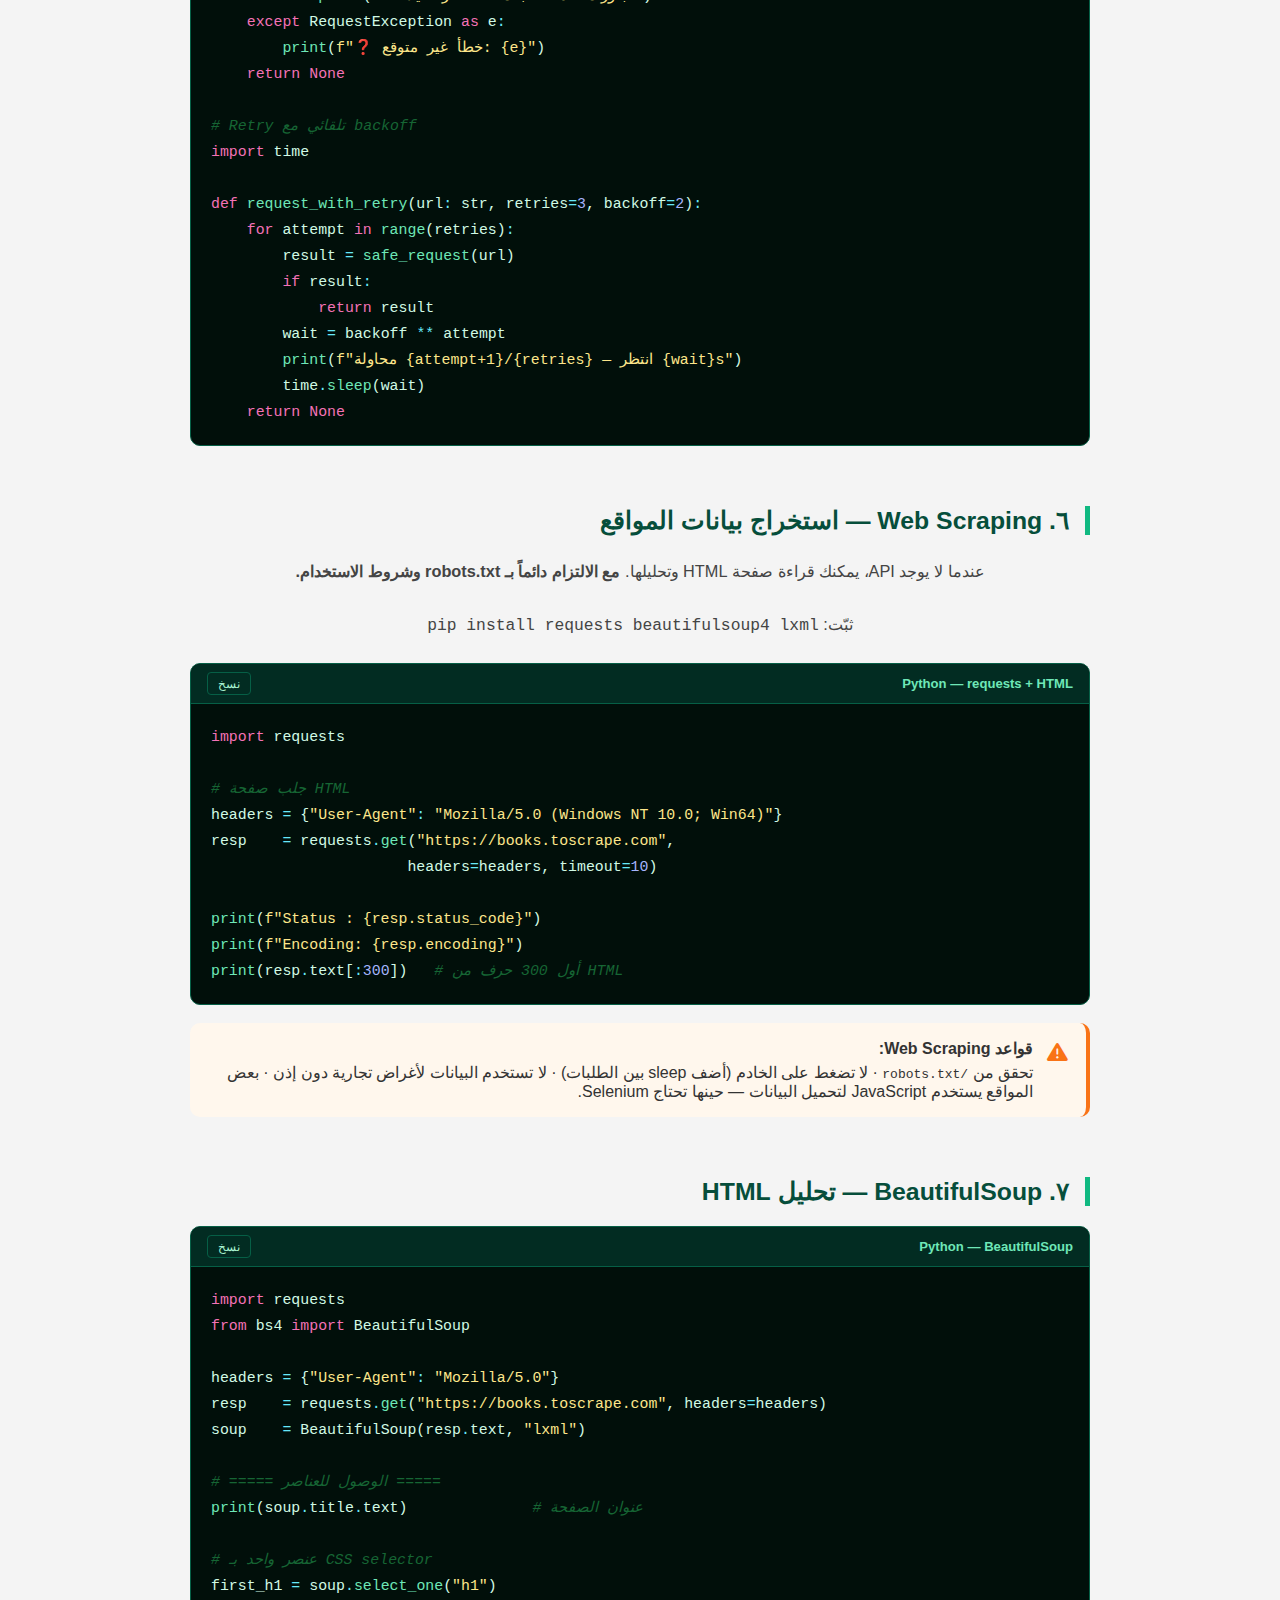
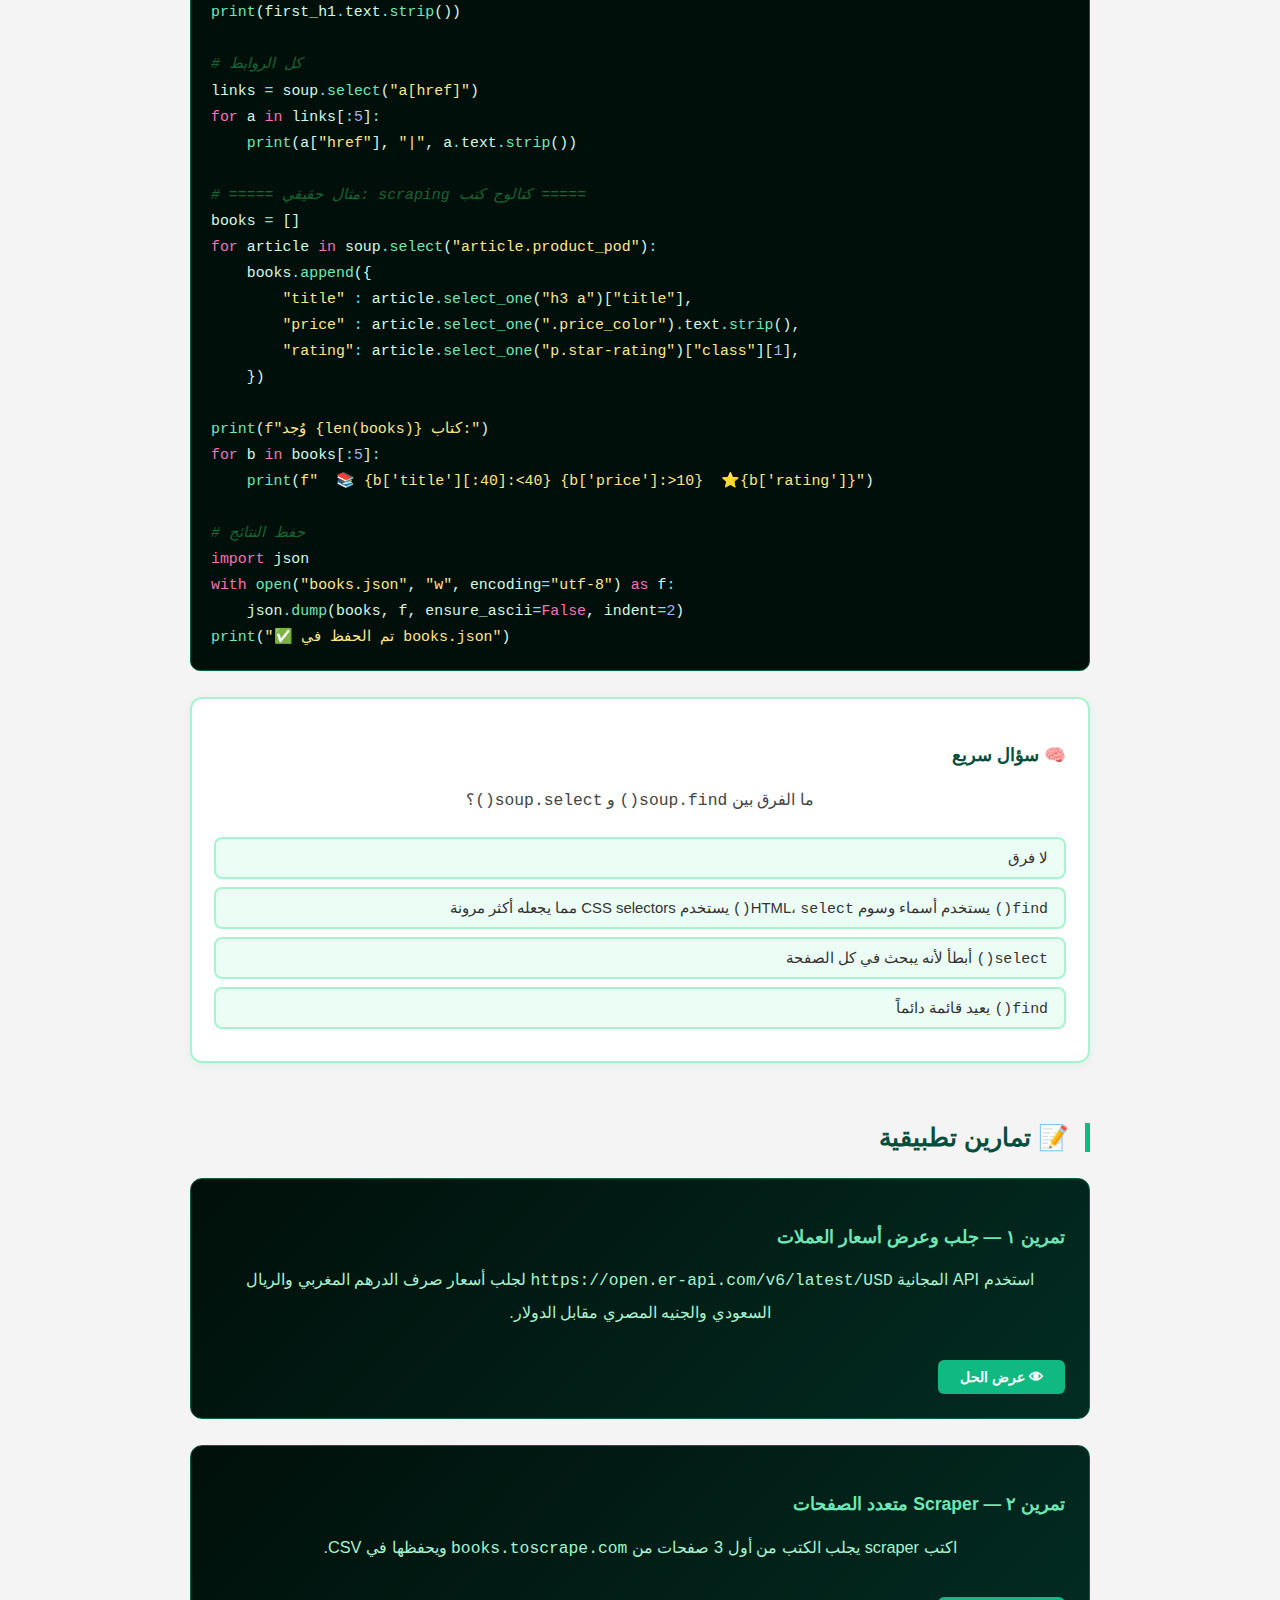
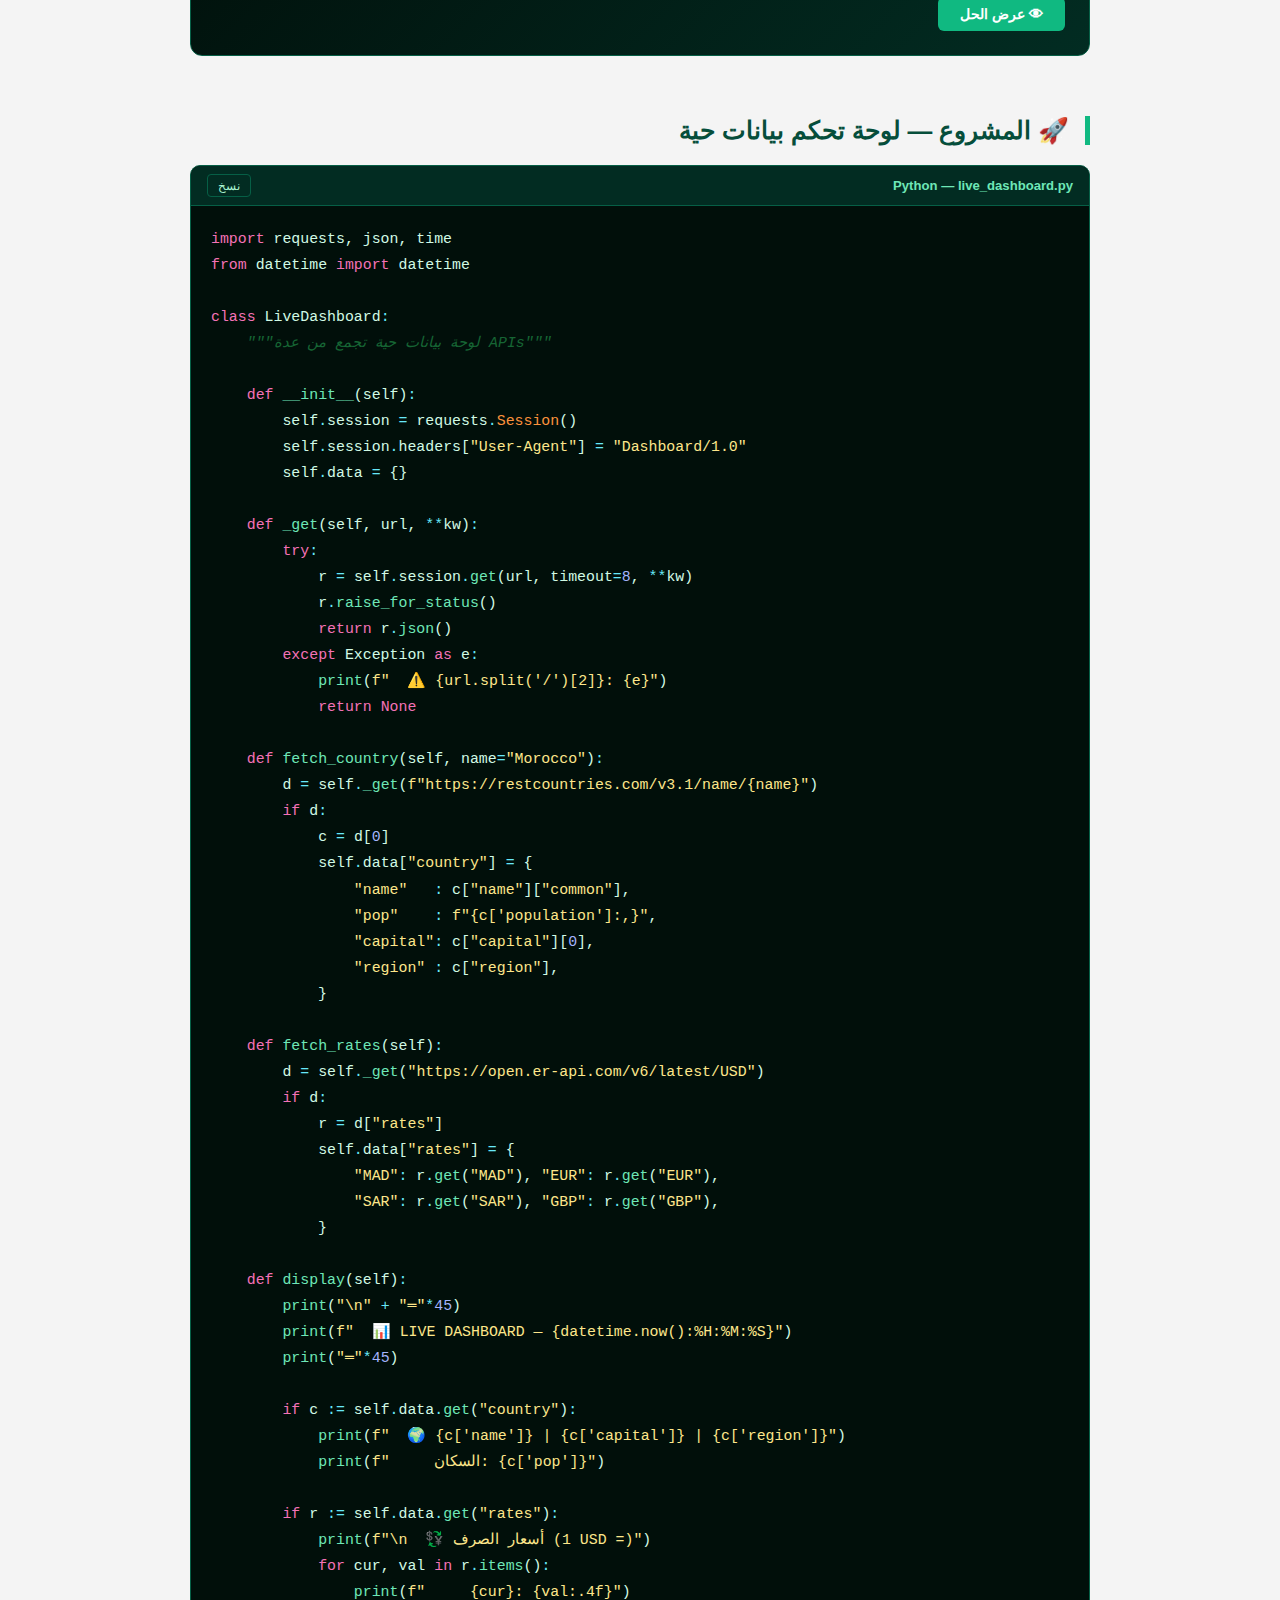
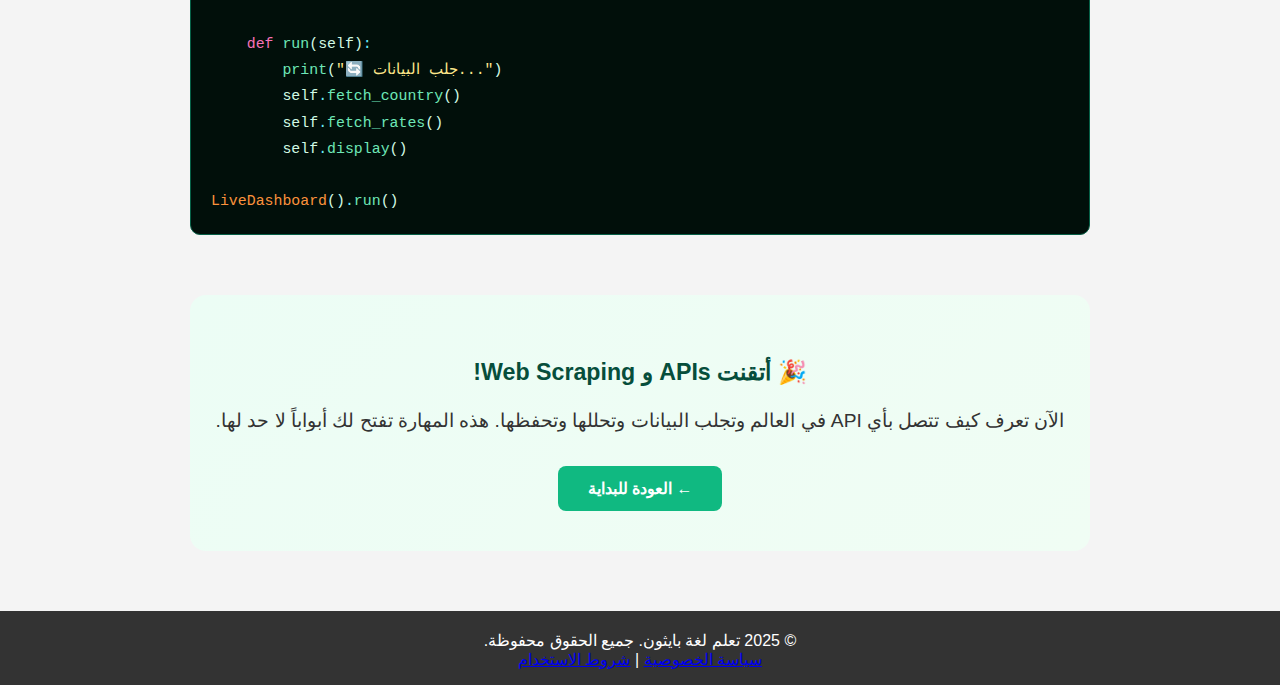
<file: api.html>
<!DOCTYPE html>
<html lang="ar" dir="rtl">
<head>
    <meta charset="UTF-8">
    <meta name="viewport" content="width=device-width, initial-scale=1.0">
    <meta name="description" content="تعلم التعامل مع APIs واستخدام requests وBeautifulSoup لجلب وتحليل بيانات الويب ببايثون.">
    <meta name="google-adsense-account" content="ca-pub-6734955325699280">
    <title data-i18n="api-page-title">APIs و Web Scraping ببايثون</title>
    <link rel="icon" href="gogolanapropng.png" type="image/png">
    <link rel="stylesheet" href="styles.css">
    <link rel="stylesheet" href="https://cdnjs.cloudflare.com/ajax/libs/font-awesome/6.4.2/css/all.min.css">
    <script async src="https://pagead2.googlesyndication.com/pagead/js/adsbygoogle.js?client=ca-pub-6734955325699280" crossorigin="anonymous"></script>
    <style>
        :root{--acc:#10b981;--acc2:#059669;--dark:#022c22;--mid:#064e3b;}
        .lesson-hero{background:linear-gradient(135deg,#010f0a 0%,#022c22 50%,#064e3b 100%);color:white;padding:60px 0 40px;text-align:center}
        .lesson-hero h2{font-size:2.1rem;color:#6ee7b7;margin-bottom:12px}
        .lesson-hero p{font-size:1.05rem;color:#a7f3d0;max-width:700px;margin:0 auto 24px}
        .objectives-box{display:flex;flex-wrap:wrap;gap:10px;justify-content:center}
        .objective-tag{background:rgba(16,185,129,.12);border:1px solid var(--acc);color:#6ee7b7;padding:6px 14px;border-radius:20px;font-size:.88rem}
        .lesson-nav-bar{background:#010f0a;position:sticky;top:70px;z-index:900;overflow-x:auto;white-space:nowrap;border-bottom:1px solid #065f46}
        .lesson-nav-bar ul{display:inline-flex;list-style:none;margin:0;padding:0}
        .lesson-nav-bar ul li a{display:block;padding:14px 18px;color:#a7f3d0;text-decoration:none;font-size:.88rem;border-bottom:3px solid transparent;transition:all .3s}
        .lesson-nav-bar ul li a:hover,.lesson-nav-bar ul li a.active{color:#6ee7b7;border-bottom-color:var(--acc)}
        .lesson-content{max-width:900px;margin:0 auto;padding:40px 20px}
        .lesson-section{margin-bottom:60px;scroll-margin-top:130px}
        .lesson-section h3{font-size:1.55rem;color:#064e3b;border-right:5px solid var(--acc);padding-right:16px;margin-bottom:20px}
        .lesson-section h4{font-size:1.1rem;color:#333;margin:24px 0 10px;font-weight:700}
        .lesson-section p,.lesson-section li{font-size:1.02rem;line-height:2;color:#444}
        .tip-box,.warning-box,.info-box{border-radius:10px;padding:16px 18px;margin:18px 0;display:flex;gap:14px;align-items:flex-start}
        .tip-box{background:#ecfdf5;border-right:4px solid var(--acc)}
        .warning-box{background:#fff7ed;border-right:4px solid #f97316}
        .info-box{background:#f0fdf4;border-right:4px solid #16a34a}
        .tip-box .icon,.info-box .icon{color:var(--acc);font-size:1.3rem;margin-top:2px}
        .warning-box .icon{color:#f97316;font-size:1.3rem;margin-top:2px}
        .tip-box strong,.warning-box strong,.info-box strong{display:block;margin-bottom:5px}
        .code-block{background:#010f0a;border:1px solid #065f46;border-radius:10px;overflow:hidden;margin:14px 0;direction:ltr}
        .code-header{background:#022c22;padding:8px 16px;display:flex;justify-content:space-between;align-items:center;direction:rtl;border-bottom:1px solid #065f46}
        .code-lang{color:#6ee7b7;font-size:.82rem;font-weight:bold}
        .copy-btn{background:transparent;border:1px solid #065f46;color:#a7f3d0;padding:3px 10px;border-radius:4px;cursor:pointer;font-size:.78rem;transition:all .2s}
        .copy-btn:hover{border-color:var(--acc);color:#6ee7b7}
        .code-block pre{margin:0;padding:20px;background:transparent;color:#d1fae5;font-size:.93rem;overflow-x:auto}
        .code-block pre code{direction:ltr;text-align:left;display:block;font-family:'Fira Code','Consolas',monospace;line-height:1.75}
        .c-kw{color:#f472b6}.c-fn{color:#6ee7b7}.c-str{color:#fde68a}.c-num{color:#a5b4fc}.c-cmt{color:#166534;font-style:italic}.c-var{color:#d1fae5}.c-op{color:#67e8f9}.c-cls{color:#fb923c}
        /* HTTP flow diagram */
        .http-flow{display:flex;align-items:center;gap:0;margin:20px 0;overflow-x:auto;padding:16px 0}
        .http-box{background:white;border:2px solid #d1fae5;border-radius:10px;padding:12px 18px;text-align:center;min-width:110px;font-size:.88rem;color:#064e3b;font-weight:600;white-space:nowrap}
        .http-box.server{border-color:var(--acc);background:#ecfdf5}
        .http-arrow{color:var(--acc);font-size:1.4rem;padding:0 8px;flex-shrink:0}
        /* status codes */
        .status-grid{display:grid;grid-template-columns:repeat(auto-fit,minmax(180px,1fr));gap:12px;margin:18px 0}
        .status-card{border-radius:8px;padding:12px 16px;text-align:center}
        .status-card.ok{background:#dcfce7;border:2px solid #16a34a}
        .status-card.redir{background:#fef9c3;border:2px solid #ca8a04}
        .status-card.client{background:#fee2e2;border:2px solid #dc2626}
        .status-card.server{background:#ffe4e6;border:2px solid #e11d48}
        .status-card code{font-size:1.3rem;font-weight:bold;display:block;margin-bottom:4px}
        .status-card p{font-size:.82rem;margin:0;color:#444}
        /* تمارين */
        .quiz-box{background:#fff;border:2px solid #a7f3d0;border-radius:12px;padding:22px;margin:26px 0;box-shadow:0 2px 10px rgba(16,185,129,.08)}
        .quiz-box h4{color:#064e3b;margin-bottom:12px;display:flex;align-items:center;gap:8px}
        .quiz-options{display:flex;flex-direction:column;gap:8px;margin:10px 0}
        .quiz-opt{background:#ecfdf5;border:2px solid #a7f3d0;border-radius:8px;padding:10px 16px;cursor:pointer;font-size:.93rem;transition:all .2s;text-align:right;font-family:inherit}
        .quiz-opt:hover{background:#d1fae5;border-color:var(--acc)}
        .quiz-opt.correct{background:#dcfce7;border-color:#16a34a;color:#15803d}
        .quiz-opt.wrong{background:#fee2e2;border-color:#dc2626;color:#dc2626}
        .quiz-feedback{margin-top:10px;padding:10px 14px;border-radius:8px;font-size:.92rem;display:none}
        .quiz-feedback.show{display:block}
        .quiz-feedback.ok{background:#dcfce7;color:#15803d}
        .quiz-feedback.no{background:#fee2e2;color:#dc2626}
        .exercise-box{background:linear-gradient(135deg,#010f0a,#022c22);color:white;padding:24px;border-radius:12px;margin:26px 0;border:1px solid #065f46}
        .exercise-box h4{color:#6ee7b7;margin-bottom:10px}
        .exercise-box p,.exercise-box li{color:#a7f3d0;line-height:1.9}
        .solution-btn{background:var(--acc);color:white;border:none;padding:9px 22px;border-radius:6px;cursor:pointer;font-weight:bold;font-size:.9rem;margin-top:12px}
        .solution-btn:hover{background:var(--acc2)}
        .solution-content{display:none;margin-top:14px}
        .solution-content.visible{display:block}
        .lesson-end{text-align:center;padding:40px 20px;background:linear-gradient(135deg,#ecfdf5,#f0fdf4);border-radius:16px;margin-top:40px}
        .lesson-end h3{color:#064e3b;font-size:1.45rem}
        .back-btn{display:inline-block;background:var(--acc);color:white;padding:13px 30px;border-radius:8px;text-decoration:none;font-weight:bold;margin-top:14px;transition:all .3s}
        .back-btn:hover{background:var(--acc2);transform:translateX(4px)}
        @media(max-width:768px){.lesson-hero h2{font-size:1.45rem}.lesson-content{padding:20px 12px}.http-flow{flex-wrap:wrap;justify-content:center}}
    </style>
</head>
<body>
    <header>
        <div class="container">
            <h1>🌐 APIs و Web Scraping</h1>
            <nav>
                <ul>
                    <li><a href="index.html" data-i18n="nav-home">الرئيسية</a></li>
                    <li><a href="mo9adima.html" data-i18n="nav-basics">الأساسيات</a></li>
                    <li><a href="mutaqaddim.html" data-i18n="nav-advanced">متقدم</a></li>
                    <li><a href="regex.html" data-i18n="nav-regex">Regex</a></li>
                </ul>
                <select id="language-select" aria-label="اختيار اللغة">
                    <option value="ar">العربية</option>
                    <option value="en">English</option>
                </select>
            </nav>
        </div>
    </header>

    <div class="lesson-hero">
        <div class="container">
            <h2 data-i18n="api-hero-title">🌐 APIs و Web Scraping ببايثون</h2>
            <p data-i18n="api-hero-desc">اربط برنامجك بالعالم الخارجي — اجلب بيانات الطقس، الأسهم، الأخبار، وأي شيء على الإنترنت.</p>
            <div class="objectives-box">
                <span class="objective-tag" data-i18n="api-tag1">🔗 HTTP و REST API</span>
                <span class="objective-tag" data-i18n="api-tag2">📦 مكتبة requests</span>
                <span class="objective-tag" data-i18n="api-tag3">🗝️ API Keys</span>
                <span class="objective-tag" data-i18n="api-tag4">🕷️ BeautifulSoup</span>
                <span class="objective-tag" data-i18n="api-tag5">📊 تحليل JSON</span>
                <span class="objective-tag" data-i18n="api-tag6">⚡ Async Requests</span>
            </div>
        </div>
    </div>

    <nav class="lesson-nav-bar">
        <ul>
            <li><a href="#http">١. HTTP أساسيات</a></li>
            <li><a href="#requests">٢. requests</a></li>
            <li><a href="#restapi">٣. REST API</a></li>
            <li><a href="#auth">٤. المصادقة</a></li>
            <li><a href="#errors">٥. الأخطاء</a></li>
            <li><a href="#scraping">٦. Web Scraping</a></li>
            <li><a href="#bs4">٧. BeautifulSoup</a></li>
            <li><a href="#exercises">📝 تمارين</a></li>
            <li><a href="#project">🚀 مشروع</a></li>
        </ul>
    </nav>

    <main>
        <ins class="adsbygoogle" style="display:block;margin:16px auto;max-width:900px;"
             data-ad-client="ca-pub-6734955325699280" data-ad-slot="YOUR_AD_SLOT_ID"
             data-ad-format="auto" data-full-width-responsive="true"></ins>
        <script>(adsbygoogle = window.adsbygoogle || []).push({});</script>

        <div class="lesson-content">

            <!-- ١ HTTP -->
            <div class="lesson-section" id="http">
                <h3>١. HTTP — كيف يتحدث الإنترنت</h3>
                <p>كل مرة تزور موقعاً، برنامجك يرسل <strong>Request</strong> للخادم، والخادم يرد بـ <strong>Response</strong>. هذا هو HTTP.</p>

                <div class="http-flow">
                    <div class="http-box">💻 برنامجك<br><small>Client</small></div>
                    <div class="http-arrow">→</div>
                    <div class="http-box">📤 Request<br><small>GET /data</small></div>
                    <div class="http-arrow">→</div>
                    <div class="http-box server">🖥️ الخادم<br><small>Server</small></div>
                    <div class="http-arrow">→</div>
                    <div class="http-box">📥 Response<br><small>200 OK + JSON</small></div>
                    <div class="http-arrow">→</div>
                    <div class="http-box">💻 برنامجك<br><small>يعالج البيانات</small></div>
                </div>

                <h4>أنواع طلبات HTTP</h4>
                <div class="info-box">
                    <span class="icon"><i class="fas fa-info-circle"></i></span>
                    <div>
                        <strong>الطلبات الأساسية:</strong>
                        <code>GET</code> — اجلب بيانات ·
                        <code>POST</code> — أرسل بيانات جديدة ·
                        <code>PUT</code> — حدّث بيانات كاملة ·
                        <code>PATCH</code> — حدّث جزئياً ·
                        <code>DELETE</code> — احذف
                    </div>
                </div>

                <h4>رموز الحالة الشائعة</h4>
                <div class="status-grid">
                    <div class="status-card ok"><code>200</code><p>OK — طلب ناجح</p></div>
                    <div class="status-card ok"><code>201</code><p>Created — تم الإنشاء</p></div>
                    <div class="status-card redir"><code>301</code><p>Moved — تحويل دائم</p></div>
                    <div class="status-card client"><code>400</code><p>Bad Request — طلب خاطئ</p></div>
                    <div class="status-card client"><code>401</code><p>Unauthorized — غير مصرح</p></div>
                    <div class="status-card client"><code>404</code><p>Not Found — غير موجود</p></div>
                    <div class="status-card server"><code>500</code><p>Server Error — خطأ الخادم</p></div>
                    <div class="status-card client"><code>429</code><p>Too Many Requests</p></div>
                </div>
            </div>

            <!-- ٢ requests -->
            <div class="lesson-section" id="requests">
                <h3>٢. مكتبة requests — أسهل طريقة لجلب البيانات</h3>
                <p>ثبّت المكتبة: <code>pip install requests</code></p>
                <div class="code-block">
                    <div class="code-header"><span class="code-lang">Python — requests أساسيات</span><button class="copy-btn" onclick="copyCode(this)">نسخ</button></div>
                    <pre><code><span class="c-kw">import</span> requests

<span class="c-cmt"># ===== GET — جلب بيانات =====</span>
<span class="c-var">resp</span> <span class="c-op">=</span> requests<span class="c-op">.</span><span class="c-fn">get</span>(<span class="c-str">"https://httpbin.org/get"</span>)

<span class="c-fn">print</span>(<span class="c-var">resp</span><span class="c-op">.</span>status_code)   <span class="c-cmt"># 200</span>
<span class="c-fn">print</span>(<span class="c-var">resp</span><span class="c-op">.</span>headers)       <span class="c-cmt"># معلومات الاستجابة</span>
<span class="c-fn">print</span>(<span class="c-var">resp</span><span class="c-op">.</span>text)          <span class="c-cmt"># المحتوى كنص</span>
<span class="c-fn">print</span>(<span class="c-var">resp</span><span class="c-op">.</span><span class="c-fn">json</span>())        <span class="c-cmt"># تحويل JSON تلقائياً</span>

<span class="c-cmt"># ===== GET مع معاملات =====</span>
<span class="c-var">params</span> <span class="c-op">=</span> {<span class="c-str">"q"</span><span class="c-op">:</span> <span class="c-str">"python tutorial"</span>, <span class="c-str">"page"</span><span class="c-op">:</span> <span class="c-num">1</span>, <span class="c-str">"limit"</span><span class="c-op">:</span> <span class="c-num">10</span>}
<span class="c-var">resp</span>   <span class="c-op">=</span> requests<span class="c-op">.</span><span class="c-fn">get</span>(<span class="c-str">"https://httpbin.org/get"</span>, params<span class="c-op">=</span><span class="c-var">params</span>)
<span class="c-cmt"># URL: https://httpbin.org/get?q=python+tutorial&page=1&limit=10</span>

<span class="c-cmt"># ===== POST — إرسال بيانات =====</span>
<span class="c-var">data</span> <span class="c-op">=</span> {<span class="c-str">"username"</span><span class="c-op">:</span> <span class="c-str">"khalil"</span>, <span class="c-str">"password"</span><span class="c-op">:</span> <span class="c-str">"secret"</span>}
<span class="c-var">resp</span> <span class="c-op">=</span> requests<span class="c-op">.</span><span class="c-fn">post</span>(<span class="c-str">"https://httpbin.org/post"</span>, json<span class="c-op">=</span><span class="c-var">data</span>)
<span class="c-fn">print</span>(<span class="c-var">resp</span><span class="c-op">.</span><span class="c-fn">json</span>()[<span class="c-str">"json"</span>])   <span class="c-cmt"># يُرجع ما أرسلناه</span>

<span class="c-cmt"># ===== Headers مخصصة =====</span>
<span class="c-var">headers</span> <span class="c-op">=</span> {
    <span class="c-str">"User-Agent"</span>    <span class="c-op">:</span> <span class="c-str">"MyApp/1.0"</span>,
    <span class="c-str">"Accept-Language"</span><span class="c-op">:</span> <span class="c-str">"ar,en"</span>,
    <span class="c-str">"Content-Type"</span>  <span class="c-op">:</span> <span class="c-str">"application/json"</span>,
}
<span class="c-var">resp</span> <span class="c-op">=</span> requests<span class="c-op">.</span><span class="c-fn">get</span>(<span class="c-str">"https://httpbin.org/headers"</span>, headers<span class="c-op">=</span><span class="c-var">headers</span>)

<span class="c-cmt"># ===== Timeout — لا تنتظر إلى الأبد =====</span>
<span class="c-var">resp</span> <span class="c-op">=</span> requests<span class="c-op">.</span><span class="c-fn">get</span>(<span class="c-str">"https://httpbin.org/delay/1"</span>, timeout<span class="c-op">=</span><span class="c-num">5</span>)
<span class="c-cmt"># إذا لم يرد الخادم في 5 ثوانٍ → Timeout error</span>

<span class="c-cmt"># ===== Session — إعادة استخدام الاتصال =====</span>
<span class="c-var">session</span> <span class="c-op">=</span> requests<span class="c-op">.</span><span class="c-cls">Session</span>()
<span class="c-var">session</span><span class="c-op">.</span>headers[<span class="c-str">"User-Agent"</span>] <span class="c-op">=</span> <span class="c-str">"MyBot/1.0"</span>
<span class="c-var">r1</span> <span class="c-op">=</span> <span class="c-var">session</span><span class="c-op">.</span><span class="c-fn">get</span>(<span class="c-str">"https://httpbin.org/get"</span>)
<span class="c-var">r2</span> <span class="c-op">=</span> <span class="c-var">session</span><span class="c-op">.</span><span class="c-fn">get</span>(<span class="c-str">"https://httpbin.org/get"</span>)
<span class="c-cmt"># نفس الـ headers لكلا الطلبين</span></code></pre>
                </div>

                <!-- Quiz 1 -->
                <div class="quiz-box">
                    <h4>🧠 سؤال سريع</h4>
                    <p>متى يجب استخدام <code>POST</code> بدل <code>GET</code>؟</p>
                    <div class="quiz-options">
                        <div class="quiz-opt" onclick="checkQuiz(this,'wrong')">عندما نريد جلب بيانات من API</div>
                        <div class="quiz-opt" onclick="checkQuiz(this,'correct')">عندما نريد إرسال بيانات جديدة للخادم — مثل تسجيل مستخدم أو نشر تعليق</div>
                        <div class="quiz-opt" onclick="checkQuiz(this,'wrong')"><code>POST</code> أسرع دائماً من <code>GET</code></div>
                        <div class="quiz-opt" onclick="checkQuiz(this,'wrong')">عندما يكون الـ URL طويلاً جداً</div>
                    </div>
                    <div class="quiz-feedback ok">✅ صحيح! <code>GET</code> لجلب البيانات، <code>POST</code> لإرسال بيانات جديدة. <code>GET</code> يضع المعاملات في الـ URL، <code>POST</code> يضعها في الـ body.</div>
                    <div class="quiz-feedback no">❌ خطأ. <code>GET</code> لجلب البيانات دون تعديل. <code>POST</code> لإرسال بيانات جديدة للخادم كتسجيل مستخدم أو نشر منشور.</div>
                </div>
            </div>

            <!-- ٣ REST API -->
            <div class="lesson-section" id="restapi">
                <h3>٣. التعامل مع REST APIs الحقيقية</h3>
                <div class="code-block">
                    <div class="code-header"><span class="code-lang">Python — API الطقس (OpenWeatherMap)</span><button class="copy-btn" onclick="copyCode(this)">نسخ</button></div>
                    <pre><code><span class="c-kw">import</span> requests

<span class="c-cmt"># ١. API مجانية — JSONPlaceholder (للتجربة)</span>
<span class="c-var">BASE</span> <span class="c-op">=</span> <span class="c-str">"https://jsonplaceholder.typicode.com"</span>

<span class="c-cmt"># جلب كل المنشورات</span>
<span class="c-var">posts</span> <span class="c-op">=</span> requests<span class="c-op">.</span><span class="c-fn">get</span>(<span class="c-str">f"{BASE}/posts"</span>)<span class="c-op">.</span><span class="c-fn">json</span>()
<span class="c-fn">print</span>(<span class="c-str">f"عدد المنشورات: {len(posts)}"</span>)
<span class="c-fn">print</span>(<span class="c-str">f"أول منشور: {posts[0]['title']}"</span>)

<span class="c-cmt"># جلب منشور محدد</span>
<span class="c-var">post</span> <span class="c-op">=</span> requests<span class="c-op">.</span><span class="c-fn">get</span>(<span class="c-str">f"{BASE}/posts/1"</span>)<span class="c-op">.</span><span class="c-fn">json</span>()
<span class="c-fn">print</span>(<span class="c-str">f"العنوان: {post['title']}"</span>)

<span class="c-cmt"># إنشاء منشور جديد</span>
<span class="c-var">new_post</span> <span class="c-op">=</span> {
    <span class="c-str">"title"</span>  <span class="c-op">:</span> <span class="c-str">"تعلم بايثون"</span>,
    <span class="c-str">"body"</span>   <span class="c-op">:</span> <span class="c-str">"بايثون لغة رائعة للمبتدئين"</span>,
    <span class="c-str">"userId"</span> <span class="c-op">:</span> <span class="c-num">1</span>
}
<span class="c-var">resp</span> <span class="c-op">=</span> requests<span class="c-op">.</span><span class="c-fn">post</span>(<span class="c-str">f"{BASE}/posts"</span>, json<span class="c-op">=</span><span class="c-var">new_post</span>)
<span class="c-fn">print</span>(<span class="c-str">f"تم الإنشاء — ID: {resp.json()['id']}, Status: {resp.status_code}"</span>)

<span class="c-cmt"># ٢. API الطقس (تحتاج مفتاح مجاني من openweathermap.org)</span>
<span class="c-kw">def</span> <span class="c-fn">get_weather</span>(<span class="c-var">city</span><span class="c-op">:</span> str, <span class="c-var">api_key</span><span class="c-op">:</span> str) <span class="c-op">-&gt;</span> dict<span class="c-op">:</span>
    <span class="c-var">url</span>    <span class="c-op">=</span> <span class="c-str">"https://api.openweathermap.org/data/2.5/weather"</span>
    <span class="c-var">params</span> <span class="c-op">=</span> {<span class="c-str">"q"</span><span class="c-op">:</span> <span class="c-var">city</span>, <span class="c-str">"appid"</span><span class="c-op">:</span> <span class="c-var">api_key</span>, <span class="c-str">"units"</span><span class="c-op">:</span> <span class="c-str">"metric"</span>, <span class="c-str">"lang"</span><span class="c-op">:</span> <span class="c-str">"ar"</span>}
    <span class="c-var">resp</span>   <span class="c-op">=</span> requests<span class="c-op">.</span><span class="c-fn">get</span>(<span class="c-var">url</span>, params<span class="c-op">=</span><span class="c-var">params</span>, timeout<span class="c-op">=</span><span class="c-num">10</span>)
    <span class="c-var">resp</span><span class="c-op">.</span><span class="c-fn">raise_for_status</span>()   <span class="c-cmt"># يرمي خطأ إذا 4xx أو 5xx</span>
    <span class="c-var">data</span>   <span class="c-op">=</span> <span class="c-var">resp</span><span class="c-op">.</span><span class="c-fn">json</span>()
    <span class="c-kw">return</span> {
        <span class="c-str">"مدينة"</span>     <span class="c-op">:</span> <span class="c-var">data</span>[<span class="c-str">"name"</span>],
        <span class="c-str">"حرارة"</span>     <span class="c-op">:</span> <span class="c-str">f"{data['main']['temp']}°C"</span>,
        <span class="c-str">"وصف"</span>       <span class="c-op">:</span> <span class="c-var">data</span>[<span class="c-str">"weather"</span>][<span class="c-num">0</span>][<span class="c-str">"description"</span>],
        <span class="c-str">"رطوبة"</span>     <span class="c-op">:</span> <span class="c-str">f"{data['main']['humidity']}%"</span>,
        <span class="c-str">"سرعة الرياح"</span><span class="c-op">:</span> <span class="c-str">f"{data['wind']['speed']} m/s"</span>,
    }

<span class="c-cmt"># weather = get_weather("Marrakech", "YOUR_API_KEY")</span>
<span class="c-cmt"># for k, v in weather.items(): print(f"{k}: {v}")</span></code></pre>
                </div>

                <h4>API مجانية للتجربة — لا تحتاج مفتاح</h4>
                <div class="code-block">
                    <div class="code-header"><span class="code-lang">Python — APIs مجانية</span><button class="copy-btn" onclick="copyCode(this)">نسخ</button></div>
                    <pre><code><span class="c-kw">import</span> requests

<span class="c-cmt"># ١. معلومات عن دولة</span>
<span class="c-var">r</span>    <span class="c-op">=</span> requests<span class="c-op">.</span><span class="c-fn">get</span>(<span class="c-str">"https://restcountries.com/v3.1/name/morocco"</span>)
<span class="c-var">data</span> <span class="c-op">=</span> <span class="c-var">r</span><span class="c-op">.</span><span class="c-fn">json</span>()[<span class="c-num">0</span>]
<span class="c-fn">print</span>(<span class="c-str">f"الدولة  : {data['name']['common']}"</span>)
<span class="c-fn">print</span>(<span class="c-str">f"العاصمة : {data['capital'][0]}"</span>)
<span class="c-fn">print</span>(<span class="c-str">f"السكان  : {data['population']:,}"</span>)
<span class="c-fn">print</span>(<span class="c-str">f"العملة  : {list(data['currencies'].keys())[0]}"</span>)

<span class="c-cmt"># ٢. ترجمة نص (LibreTranslate — مجاني)</span>
<span class="c-var">resp</span> <span class="c-op">=</span> requests<span class="c-op">.</span><span class="c-fn">post</span>(
    <span class="c-str">"https://libretranslate.de/translate"</span>,
    json<span class="c-op">=</span>{<span class="c-str">"q"</span><span class="c-op">:</span> <span class="c-str">"Hello World"</span>, <span class="c-str">"source"</span><span class="c-op">:</span> <span class="c-str">"en"</span>, <span class="c-str">"target"</span><span class="c-op">:</span> <span class="c-str">"ar"</span>},
    timeout<span class="c-op">=</span><span class="c-num">10</span>
)
<span class="c-kw">if</span> <span class="c-var">resp</span><span class="c-op">.</span>ok<span class="c-op">:</span>
    <span class="c-fn">print</span>(<span class="c-var">resp</span><span class="c-op">.</span><span class="c-fn">json</span>()[<span class="c-str">"translatedText"</span>])   <span class="c-cmt"># مرحباً بالعالم</span>

<span class="c-cmt"># ٣. معلومات IP</span>
<span class="c-var">ip_data</span> <span class="c-op">=</span> requests<span class="c-op">.</span><span class="c-fn">get</span>(<span class="c-str">"https://ipapi.co/json/"</span>)<span class="c-op">.</span><span class="c-fn">json</span>()
<span class="c-fn">print</span>(<span class="c-str">f"IP: {ip_data.get('ip')} | البلد: {ip_data.get('country_name')}"</span>)</code></pre>
                </div>
            </div>

            <!-- ٤ المصادقة -->
            <div class="lesson-section" id="auth">
                <h3>٤. المصادقة — API Keys و Tokens</h3>
                <div class="code-block">
                    <div class="code-header"><span class="code-lang">Python — المصادقة</span><button class="copy-btn" onclick="copyCode(this)">نسخ</button></div>
                    <pre><code><span class="c-kw">import</span> requests
<span class="c-kw">import</span> os

<span class="c-cmt"># ===== ١. API Key في Header (الأكثر شيوعاً) =====</span>
<span class="c-var">API_KEY</span>  <span class="c-op">=</span> os<span class="c-op">.</span><span class="c-fn">getenv</span>(<span class="c-str">"MY_API_KEY"</span>)   <span class="c-cmt"># من متغيرات البيئة</span>
<span class="c-var">headers</span> <span class="c-op">=</span> {<span class="c-str">"Authorization"</span><span class="c-op">:</span> <span class="c-str">f"Bearer {API_KEY}"</span>}
<span class="c-var">resp</span>    <span class="c-op">=</span> requests<span class="c-op">.</span><span class="c-fn">get</span>(<span class="c-str">"https://api.example.com/data"</span>, headers<span class="c-op">=</span><span class="c-var">headers</span>)

<span class="c-cmt"># ===== ٢. API Key في Params =====</span>
<span class="c-var">params</span> <span class="c-op">=</span> {<span class="c-str">"api_key"</span><span class="c-op">:</span> <span class="c-var">API_KEY</span>, <span class="c-str">"city"</span><span class="c-op">:</span> <span class="c-str">"Marrakech"</span>}
<span class="c-var">resp</span>   <span class="c-op">=</span> requests<span class="c-op">.</span><span class="c-fn">get</span>(<span class="c-str">"https://api.weather.com/current"</span>, params<span class="c-op">=</span><span class="c-var">params</span>)

<span class="c-cmt"># ===== ٣. Basic Auth =====</span>
<span class="c-var">resp</span> <span class="c-op">=</span> requests<span class="c-op">.</span><span class="c-fn">get</span>(
    <span class="c-str">"https://httpbin.org/basic-auth/user/pass"</span>,
    auth<span class="c-op">=</span>(<span class="c-str">"user"</span>, <span class="c-str">"pass"</span>)
)
<span class="c-fn">print</span>(<span class="c-var">resp</span><span class="c-op">.</span><span class="c-fn">json</span>())

<span class="c-cmt"># ===== حفظ API Key بأمان في .env =====</span>
<span class="c-cmt"># ١. أنشئ ملف .env:
#     MY_API_KEY=abc123secretkey
# ٢. ثبّت python-dotenv: pip install python-dotenv</span>
<span class="c-kw">from</span> dotenv <span class="c-kw">import</span> load_dotenv
<span class="c-fn">load_dotenv</span>()
<span class="c-var">key</span> <span class="c-op">=</span> os<span class="c-op">.</span><span class="c-fn">getenv</span>(<span class="c-str">"MY_API_KEY"</span>)
<span class="c-cmt"># لا تكتب المفتاح مباشرة في الكود — خطر أمني!</span></code></pre>
                </div>
                <div class="warning-box">
                    <span class="icon"><i class="fas fa-exclamation-triangle"></i></span>
                    <div><strong>لا تكتب API Key في الكود مباشرة!</strong> إذا رفعت الكود على GitHub سيُسرق المفتاح. دائماً استخدم متغيرات البيئة أو ملف <code>.env</code> مع إضافته لـ <code>.gitignore</code>.</div>
                </div>
            </div>

            <!-- ٥ معالجة الأخطاء -->
            <div class="lesson-section" id="errors">
                <h3>٥. معالجة أخطاء الشبكة بشكل صحيح</h3>
                <div class="code-block">
                    <div class="code-header"><span class="code-lang">Python — Error Handling للشبكة</span><button class="copy-btn" onclick="copyCode(this)">نسخ</button></div>
                    <pre><code><span class="c-kw">import</span> requests
<span class="c-kw">from</span> requests<span class="c-op">.</span>exceptions <span class="c-kw">import</span> (
    Timeout, ConnectionError, HTTPError, RequestException
)

<span class="c-kw">def</span> <span class="c-fn">safe_request</span>(<span class="c-var">url</span><span class="c-op">:</span> str, <span class="c-op">**</span><span class="c-var">kwargs</span>) <span class="c-op">-&gt;</span> dict <span class="c-op">|</span> None<span class="c-op">:</span>
    <span class="c-kw">try</span><span class="c-op">:</span>
        <span class="c-var">resp</span> <span class="c-op">=</span> requests<span class="c-op">.</span><span class="c-fn">get</span>(<span class="c-var">url</span>, timeout<span class="c-op">=</span><span class="c-num">10</span>, <span class="c-op">**</span><span class="c-var">kwargs</span>)
        <span class="c-var">resp</span><span class="c-op">.</span><span class="c-fn">raise_for_status</span>()   <span class="c-cmt"># يرمي HTTPError للـ 4xx/5xx</span>
        <span class="c-kw">return</span> <span class="c-var">resp</span><span class="c-op">.</span><span class="c-fn">json</span>()

    <span class="c-kw">except</span> Timeout<span class="c-op">:</span>
        <span class="c-fn">print</span>(<span class="c-str">"⏱️ الخادم لم يرد خلال 10 ثوانٍ"</span>)
    <span class="c-kw">except</span> ConnectionError<span class="c-op">:</span>
        <span class="c-fn">print</span>(<span class="c-str">"🔌 لا يوجد اتصال بالإنترنت"</span>)
    <span class="c-kw">except</span> HTTPError <span class="c-kw">as</span> <span class="c-var">e</span><span class="c-op">:</span>
        <span class="c-fn">print</span>(<span class="c-str">f"❌ خطأ HTTP: {e.response.status_code}"</span>)
        <span class="c-kw">if</span> <span class="c-var">e</span><span class="c-op">.</span>response<span class="c-op">.</span>status_code <span class="c-op">==</span> <span class="c-num">401</span><span class="c-op">:</span>
            <span class="c-fn">print</span>(<span class="c-str">"   المفتاح منتهي أو غير صحيح"</span>)
        <span class="c-kw">elif</span> <span class="c-var">e</span><span class="c-op">.</span>response<span class="c-op">.</span>status_code <span class="c-op">==</span> <span class="c-num">429</span><span class="c-op">:</span>
            <span class="c-fn">print</span>(<span class="c-str">"   تجاوزت حد الطلبات — انتظر قليلاً"</span>)
    <span class="c-kw">except</span> RequestException <span class="c-kw">as</span> <span class="c-var">e</span><span class="c-op">:</span>
        <span class="c-fn">print</span>(<span class="c-str">f"❓ خطأ غير متوقع: {e}"</span>)
    <span class="c-kw">return</span> <span class="c-kw">None</span>

<span class="c-cmt"># Retry تلقائي مع backoff</span>
<span class="c-kw">import</span> time

<span class="c-kw">def</span> <span class="c-fn">request_with_retry</span>(<span class="c-var">url</span><span class="c-op">:</span> str, <span class="c-var">retries</span><span class="c-op">=</span><span class="c-num">3</span>, <span class="c-var">backoff</span><span class="c-op">=</span><span class="c-num">2</span>)<span class="c-op">:</span>
    <span class="c-kw">for</span> <span class="c-var">attempt</span> <span class="c-kw">in</span> <span class="c-fn">range</span>(<span class="c-var">retries</span>)<span class="c-op">:</span>
        <span class="c-var">result</span> <span class="c-op">=</span> <span class="c-fn">safe_request</span>(<span class="c-var">url</span>)
        <span class="c-kw">if</span> <span class="c-var">result</span><span class="c-op">:</span>
            <span class="c-kw">return</span> <span class="c-var">result</span>
        <span class="c-var">wait</span> <span class="c-op">=</span> <span class="c-var">backoff</span> <span class="c-op">**</span> <span class="c-var">attempt</span>
        <span class="c-fn">print</span>(<span class="c-str">f"محاولة {attempt+1}/{retries} — انتظر {wait}s"</span>)
        time<span class="c-op">.</span><span class="c-fn">sleep</span>(<span class="c-var">wait</span>)
    <span class="c-kw">return</span> <span class="c-kw">None</span></code></pre>
                </div>
            </div>

            <!-- ٦ Web Scraping -->
            <div class="lesson-section" id="scraping">
                <h3>٦. Web Scraping — استخراج بيانات المواقع</h3>
                <p>عندما لا يوجد API، يمكنك قراءة صفحة HTML وتحليلها. <strong>مع الالتزام دائماً بـ robots.txt وشروط الاستخدام.</strong></p>
                <p>ثبّت: <code>pip install requests beautifulsoup4 lxml</code></p>

                <div class="code-block">
                    <div class="code-header"><span class="code-lang">Python — requests + HTML</span><button class="copy-btn" onclick="copyCode(this)">نسخ</button></div>
                    <pre><code><span class="c-kw">import</span> requests

<span class="c-cmt"># جلب صفحة HTML</span>
<span class="c-var">headers</span> <span class="c-op">=</span> {<span class="c-str">"User-Agent"</span><span class="c-op">:</span> <span class="c-str">"Mozilla/5.0 (Windows NT 10.0; Win64)"</span>}
<span class="c-var">resp</span>    <span class="c-op">=</span> requests<span class="c-op">.</span><span class="c-fn">get</span>(<span class="c-str">"https://books.toscrape.com"</span>,
                      headers<span class="c-op">=</span><span class="c-var">headers</span>, timeout<span class="c-op">=</span><span class="c-num">10</span>)

<span class="c-fn">print</span>(<span class="c-str">f"Status : {resp.status_code}"</span>)
<span class="c-fn">print</span>(<span class="c-str">f"Encoding: {resp.encoding}"</span>)
<span class="c-fn">print</span>(<span class="c-var">resp</span><span class="c-op">.</span>text[<span class="c-op">:</span><span class="c-num">300</span>])   <span class="c-cmt"># أول 300 حرف من HTML</span></code></pre>
                </div>

                <div class="warning-box">
                    <span class="icon"><i class="fas fa-exclamation-triangle"></i></span>
                    <div><strong>قواعد Web Scraping:</strong> تحقق من <code>/robots.txt</code> · لا تضغط على الخادم (أضف sleep بين الطلبات) · لا تستخدم البيانات لأغراض تجارية دون إذن · بعض المواقع يستخدم JavaScript لتحميل البيانات — حينها تحتاج Selenium.</div>
                </div>
            </div>

            <!-- ٧ BeautifulSoup -->
            <div class="lesson-section" id="bs4">
                <h3>٧. BeautifulSoup — تحليل HTML</h3>
                <div class="code-block">
                    <div class="code-header"><span class="code-lang">Python — BeautifulSoup</span><button class="copy-btn" onclick="copyCode(this)">نسخ</button></div>
                    <pre><code><span class="c-kw">import</span> requests
<span class="c-kw">from</span> bs4 <span class="c-kw">import</span> BeautifulSoup

<span class="c-var">headers</span> <span class="c-op">=</span> {<span class="c-str">"User-Agent"</span><span class="c-op">:</span> <span class="c-str">"Mozilla/5.0"</span>}
<span class="c-var">resp</span>    <span class="c-op">=</span> requests<span class="c-op">.</span><span class="c-fn">get</span>(<span class="c-str">"https://books.toscrape.com"</span>, headers<span class="c-op">=</span><span class="c-var">headers</span>)
<span class="c-var">soup</span>    <span class="c-op">=</span> BeautifulSoup(<span class="c-var">resp</span><span class="c-op">.</span>text, <span class="c-str">"lxml"</span>)

<span class="c-cmt"># ===== الوصول للعناصر =====</span>
<span class="c-fn">print</span>(<span class="c-var">soup</span><span class="c-op">.</span>title<span class="c-op">.</span>text)              <span class="c-cmt"># عنوان الصفحة</span>

<span class="c-cmt"># عنصر واحد بـ CSS selector</span>
<span class="c-var">first_h1</span> <span class="c-op">=</span> <span class="c-var">soup</span><span class="c-op">.</span><span class="c-fn">select_one</span>(<span class="c-str">"h1"</span>)
<span class="c-fn">print</span>(<span class="c-var">first_h1</span><span class="c-op">.</span>text<span class="c-op">.</span><span class="c-fn">strip</span>())

<span class="c-cmt"># كل الروابط</span>
<span class="c-var">links</span> <span class="c-op">=</span> <span class="c-var">soup</span><span class="c-op">.</span><span class="c-fn">select</span>(<span class="c-str">"a[href]"</span>)
<span class="c-kw">for</span> <span class="c-var">a</span> <span class="c-kw">in</span> <span class="c-var">links</span>[<span class="c-op">:</span><span class="c-num">5</span>]<span class="c-op">:</span>
    <span class="c-fn">print</span>(<span class="c-var">a</span>[<span class="c-str">"href"</span>], <span class="c-str">"|"</span>, <span class="c-var">a</span><span class="c-op">.</span>text<span class="c-op">.</span><span class="c-fn">strip</span>())

<span class="c-cmt"># ===== مثال حقيقي: scraping كتالوج كتب =====</span>
<span class="c-var">books</span> <span class="c-op">=</span> []
<span class="c-kw">for</span> <span class="c-var">article</span> <span class="c-kw">in</span> <span class="c-var">soup</span><span class="c-op">.</span><span class="c-fn">select</span>(<span class="c-str">"article.product_pod"</span>)<span class="c-op">:</span>
    <span class="c-var">books</span><span class="c-op">.</span><span class="c-fn">append</span>({
        <span class="c-str">"title"</span> <span class="c-op">:</span> <span class="c-var">article</span><span class="c-op">.</span><span class="c-fn">select_one</span>(<span class="c-str">"h3 a"</span>)[<span class="c-str">"title"</span>],
        <span class="c-str">"price"</span> <span class="c-op">:</span> <span class="c-var">article</span><span class="c-op">.</span><span class="c-fn">select_one</span>(<span class="c-str">".price_color"</span>)<span class="c-op">.</span>text<span class="c-op">.</span><span class="c-fn">strip</span>(),
        <span class="c-str">"rating"</span><span class="c-op">:</span> <span class="c-var">article</span><span class="c-op">.</span><span class="c-fn">select_one</span>(<span class="c-str">"p.star-rating"</span>)[<span class="c-str">"class"</span>][<span class="c-num">1</span>],
    })

<span class="c-fn">print</span>(<span class="c-str">f"وُجد {len(books)} كتاب:"</span>)
<span class="c-kw">for</span> <span class="c-var">b</span> <span class="c-kw">in</span> <span class="c-var">books</span>[<span class="c-op">:</span><span class="c-num">5</span>]<span class="c-op">:</span>
    <span class="c-fn">print</span>(<span class="c-str">f"  📚 {b['title'][:40]:<40} {b['price']:>10}  ⭐{b['rating']}"</span>)

<span class="c-cmt"># حفظ النتائج</span>
<span class="c-kw">import</span> json
<span class="c-kw">with</span> <span class="c-fn">open</span>(<span class="c-str">"books.json"</span>, <span class="c-str">"w"</span>, encoding<span class="c-op">=</span><span class="c-str">"utf-8"</span>) <span class="c-kw">as</span> <span class="c-var">f</span><span class="c-op">:</span>
    json<span class="c-op">.</span><span class="c-fn">dump</span>(<span class="c-var">books</span>, <span class="c-var">f</span>, ensure_ascii<span class="c-op">=</span><span class="c-kw">False</span>, indent<span class="c-op">=</span><span class="c-num">2</span>)
<span class="c-fn">print</span>(<span class="c-str">"✅ تم الحفظ في books.json"</span>)</code></pre>
                </div>

                <!-- Quiz 2 -->
                <div class="quiz-box">
                    <h4>🧠 سؤال سريع</h4>
                    <p>ما الفرق بين <code>soup.find()</code> و <code>soup.select()</code>؟</p>
                    <div class="quiz-options">
                        <div class="quiz-opt" onclick="checkQuiz(this,'wrong')">لا فرق</div>
                        <div class="quiz-opt" onclick="checkQuiz(this,'correct')"><code>find()</code> يستخدم أسماء وسوم HTML، <code>select()</code> يستخدم CSS selectors مما يجعله أكثر مرونة</div>
                        <div class="quiz-opt" onclick="checkQuiz(this,'wrong')"><code>select()</code> أبطأ لأنه يبحث في كل الصفحة</div>
                        <div class="quiz-opt" onclick="checkQuiz(this,'wrong')"><code>find()</code> يعيد قائمة دائماً</div>
                    </div>
                    <div class="quiz-feedback ok">✅ صحيح! <code>select("h3 a")</code> يفهم CSS selectors كاملاً — أقوى بكثير من <code>find("h3")</code>.</div>
                    <div class="quiz-feedback no">❌ خطأ. <code>select()</code> يستخدم CSS selectors مثل <code>"article.product h3 a"</code>، بينما <code>find()</code> يستخدم اسم الوسم فقط مع attrs اختياري.</div>
                </div>
            </div>

            <!-- تمارين -->
            <div class="lesson-section" id="exercises">
                <h3>📝 تمارين تطبيقية</h3>

                <div class="exercise-box">
                    <h4>تمرين ١ — جلب وعرض أسعار العملات</h4>
                    <p>استخدم API المجانية <code>https://open.er-api.com/v6/latest/USD</code> لجلب أسعار صرف الدرهم المغربي والريال السعودي والجنيه المصري مقابل الدولار.</p>
                    <button class="solution-btn" onclick="this.nextElementSibling.classList.toggle('visible')">👁 عرض الحل</button>
                    <div class="solution-content">
                        <div class="code-block">
                            <div class="code-header"><span class="code-lang">Python — الحل</span><button class="copy-btn" onclick="copyCode(this)">نسخ</button></div>
                            <pre><code><span class="c-kw">import</span> requests

<span class="c-kw">def</span> <span class="c-fn">get_exchange_rates</span>()<span class="c-op">:</span>
    <span class="c-var">url</span>  <span class="c-op">=</span> <span class="c-str">"https://open.er-api.com/v6/latest/USD"</span>
    <span class="c-var">resp</span> <span class="c-op">=</span> requests<span class="c-op">.</span><span class="c-fn">get</span>(<span class="c-var">url</span>, timeout<span class="c-op">=</span><span class="c-num">10</span>)
    <span class="c-var">resp</span><span class="c-op">.</span><span class="c-fn">raise_for_status</span>()
    <span class="c-var">rates</span>  <span class="c-op">=</span> <span class="c-var">resp</span><span class="c-op">.</span><span class="c-fn">json</span>()[<span class="c-str">"rates"</span>]

    <span class="c-var">wanted</span> <span class="c-op">=</span> {
        <span class="c-str">"MAD"</span><span class="c-op">:</span> <span class="c-str">"🇲🇦 درهم مغربي"</span>,
        <span class="c-str">"SAR"</span><span class="c-op">:</span> <span class="c-str">"🇸🇦 ريال سعودي"</span>,
        <span class="c-str">"EGP"</span><span class="c-op">:</span> <span class="c-str">"🇪🇬 جنيه مصري"</span>,
        <span class="c-str">"EUR"</span><span class="c-op">:</span> <span class="c-str">"🇪🇺 يورو"</span>,
    }
    <span class="c-fn">print</span>(<span class="c-str">"💵 1 دولار أمريكي ="</span>)
    <span class="c-kw">for</span> <span class="c-var">code</span>, <span class="c-var">name</span> <span class="c-kw">in</span> <span class="c-var">wanted</span><span class="c-op">.</span><span class="c-fn">items</span>()<span class="c-op">:</span>
        <span class="c-fn">print</span>(<span class="c-str">f"  {name:20} {rates.get(code, 'N/A'):.4f}"</span>)

<span class="c-fn">get_exchange_rates</span>()</code></pre>
                        </div>
                    </div>
                </div>

                <div class="exercise-box">
                    <h4>تمرين ٢ — Scraper متعدد الصفحات</h4>
                    <p>اكتب scraper يجلب الكتب من أول 3 صفحات من <code>books.toscrape.com</code> ويحفظها في CSV.</p>
                    <button class="solution-btn" onclick="this.nextElementSibling.classList.toggle('visible')">👁 عرض الحل</button>
                    <div class="solution-content">
                        <div class="code-block">
                            <div class="code-header"><span class="code-lang">Python — الحل</span><button class="copy-btn" onclick="copyCode(this)">نسخ</button></div>
                            <pre><code><span class="c-kw">import</span> requests, csv, time
<span class="c-kw">from</span> bs4 <span class="c-kw">import</span> BeautifulSoup

<span class="c-var">BASE</span>    <span class="c-op">=</span> <span class="c-str">"https://books.toscrape.com/catalogue"</span>
<span class="c-var">headers</span> <span class="c-op">=</span> {<span class="c-str">"User-Agent"</span><span class="c-op">:</span> <span class="c-str">"Mozilla/5.0"</span>}
<span class="c-var">all_books</span> <span class="c-op">=</span> []

<span class="c-kw">for</span> <span class="c-var">page</span> <span class="c-kw">in</span> <span class="c-fn">range</span>(<span class="c-num">1</span>, <span class="c-num">4</span>)<span class="c-op">:</span>
    <span class="c-var">url</span>  <span class="c-op">=</span> <span class="c-str">f"{BASE}/page-{page}.html"</span>
    <span class="c-var">resp</span> <span class="c-op">=</span> requests<span class="c-op">.</span><span class="c-fn">get</span>(<span class="c-var">url</span>, headers<span class="c-op">=</span><span class="c-var">headers</span>, timeout<span class="c-op">=</span><span class="c-num">10</span>)
    <span class="c-var">soup</span> <span class="c-op">=</span> BeautifulSoup(<span class="c-var">resp</span><span class="c-op">.</span>text, <span class="c-str">"lxml"</span>)

    <span class="c-kw">for</span> <span class="c-var">a</span> <span class="c-kw">in</span> <span class="c-var">soup</span><span class="c-op">.</span><span class="c-fn">select</span>(<span class="c-str">"article.product_pod"</span>)<span class="c-op">:</span>
        <span class="c-var">all_books</span><span class="c-op">.</span><span class="c-fn">append</span>({
            <span class="c-str">"title"</span> <span class="c-op">:</span> <span class="c-var">a</span><span class="c-op">.</span><span class="c-fn">select_one</span>(<span class="c-str">"h3 a"</span>)[<span class="c-str">"title"</span>],
            <span class="c-str">"price"</span> <span class="c-op">:</span> <span class="c-var">a</span><span class="c-op">.</span><span class="c-fn">select_one</span>(<span class="c-str">".price_color"</span>)<span class="c-op">.</span>text<span class="c-op">.</span><span class="c-fn">strip</span>(),
            <span class="c-str">"rating"</span><span class="c-op">:</span> <span class="c-var">a</span><span class="c-op">.</span><span class="c-fn">select_one</span>(<span class="c-str">"p.star-rating"</span>)[<span class="c-str">"class"</span>][<span class="c-num">1</span>],
            <span class="c-str">"page"</span>  <span class="c-op">:</span> <span class="c-var">page</span>
        })

    <span class="c-fn">print</span>(<span class="c-str">f"✅ صفحة {page} — {len(all_books)} كتاب حتى الآن"</span>)
    time<span class="c-op">.</span><span class="c-fn">sleep</span>(<span class="c-num">1</span>)   <span class="c-cmt"># نحترم الخادم</span>

<span class="c-cmt"># حفظ CSV</span>
<span class="c-kw">with</span> <span class="c-fn">open</span>(<span class="c-str">"books.csv"</span>, <span class="c-str">"w"</span>, newline<span class="c-op">=</span><span class="c-str">""</span>, encoding<span class="c-op">=</span><span class="c-str">"utf-8"</span>) <span class="c-kw">as</span> <span class="c-var">f</span><span class="c-op">:</span>
    <span class="c-var">writer</span> <span class="c-op">=</span> csv<span class="c-op">.</span><span class="c-cls">DictWriter</span>(<span class="c-var">f</span>, fieldnames<span class="c-op">=</span>[<span class="c-str">"title"</span>,<span class="c-str">"price"</span>,<span class="c-str">"rating"</span>,<span class="c-str">"page"</span>])
    <span class="c-var">writer</span><span class="c-op">.</span><span class="c-fn">writeheader</span>()
    <span class="c-var">writer</span><span class="c-op">.</span><span class="c-fn">writerows</span>(<span class="c-var">all_books</span>)
<span class="c-fn">print</span>(<span class="c-str">f"💾 تم الحفظ: {len(all_books)} كتاب"</span>)</code></pre>
                        </div>
                    </div>
                </div>
            </div>

            <!-- مشروع -->
            <div class="lesson-section" id="project">
                <h3>🚀 المشروع — لوحة تحكم بيانات حية</h3>
                <div class="code-block">
                    <div class="code-header"><span class="code-lang">Python — live_dashboard.py</span><button class="copy-btn" onclick="copyCode(this)">نسخ</button></div>
                    <pre><code><span class="c-kw">import</span> requests, json, time
<span class="c-kw">from</span> datetime <span class="c-kw">import</span> datetime

<span class="c-kw">class</span> LiveDashboard<span class="c-op">:</span>
    <span class="c-cmt">"""لوحة بيانات حية تجمع من عدة APIs"""</span>

    <span class="c-kw">def</span> <span class="c-fn">__init__</span>(<span class="c-var">self</span>)<span class="c-op">:</span>
        <span class="c-var">self</span><span class="c-op">.</span><span class="c-var">session</span> <span class="c-op">=</span> requests<span class="c-op">.</span><span class="c-cls">Session</span>()
        <span class="c-var">self</span><span class="c-op">.</span><span class="c-var">session</span><span class="c-op">.</span>headers[<span class="c-str">"User-Agent"</span>] <span class="c-op">=</span> <span class="c-str">"Dashboard/1.0"</span>
        <span class="c-var">self</span><span class="c-op">.</span><span class="c-var">data</span> <span class="c-op">=</span> {}

    <span class="c-kw">def</span> <span class="c-fn">_get</span>(<span class="c-var">self</span>, <span class="c-var">url</span>, <span class="c-op">**</span><span class="c-var">kw</span>)<span class="c-op">:</span>
        <span class="c-kw">try</span><span class="c-op">:</span>
            <span class="c-var">r</span> <span class="c-op">=</span> <span class="c-var">self</span><span class="c-op">.</span><span class="c-var">session</span><span class="c-op">.</span><span class="c-fn">get</span>(<span class="c-var">url</span>, timeout<span class="c-op">=</span><span class="c-num">8</span>, <span class="c-op">**</span><span class="c-var">kw</span>)
            <span class="c-var">r</span><span class="c-op">.</span><span class="c-fn">raise_for_status</span>()
            <span class="c-kw">return</span> <span class="c-var">r</span><span class="c-op">.</span><span class="c-fn">json</span>()
        <span class="c-kw">except</span> Exception <span class="c-kw">as</span> <span class="c-var">e</span><span class="c-op">:</span>
            <span class="c-fn">print</span>(<span class="c-str">f"  ⚠️ {url.split('/')[2]}: {e}"</span>)
            <span class="c-kw">return</span> <span class="c-kw">None</span>

    <span class="c-kw">def</span> <span class="c-fn">fetch_country</span>(<span class="c-var">self</span>, <span class="c-var">name</span><span class="c-op">=</span><span class="c-str">"Morocco"</span>)<span class="c-op">:</span>
        <span class="c-var">d</span> <span class="c-op">=</span> <span class="c-var">self</span><span class="c-op">.</span><span class="c-fn">_get</span>(<span class="c-str">f"https://restcountries.com/v3.1/name/{name}"</span>)
        <span class="c-kw">if</span> <span class="c-var">d</span><span class="c-op">:</span>
            <span class="c-var">c</span> <span class="c-op">=</span> <span class="c-var">d</span>[<span class="c-num">0</span>]
            <span class="c-var">self</span><span class="c-op">.</span><span class="c-var">data</span>[<span class="c-str">"country"</span>] <span class="c-op">=</span> {
                <span class="c-str">"name"</span>   <span class="c-op">:</span> <span class="c-var">c</span>[<span class="c-str">"name"</span>][<span class="c-str">"common"</span>],
                <span class="c-str">"pop"</span>    <span class="c-op">:</span> <span class="c-str">f"{c['population']:,}"</span>,
                <span class="c-str">"capital"</span><span class="c-op">:</span> <span class="c-var">c</span>[<span class="c-str">"capital"</span>][<span class="c-num">0</span>],
                <span class="c-str">"region"</span> <span class="c-op">:</span> <span class="c-var">c</span>[<span class="c-str">"region"</span>],
            }

    <span class="c-kw">def</span> <span class="c-fn">fetch_rates</span>(<span class="c-var">self</span>)<span class="c-op">:</span>
        <span class="c-var">d</span> <span class="c-op">=</span> <span class="c-var">self</span><span class="c-op">.</span><span class="c-fn">_get</span>(<span class="c-str">"https://open.er-api.com/v6/latest/USD"</span>)
        <span class="c-kw">if</span> <span class="c-var">d</span><span class="c-op">:</span>
            <span class="c-var">r</span> <span class="c-op">=</span> <span class="c-var">d</span>[<span class="c-str">"rates"</span>]
            <span class="c-var">self</span><span class="c-op">.</span><span class="c-var">data</span>[<span class="c-str">"rates"</span>] <span class="c-op">=</span> {
                <span class="c-str">"MAD"</span><span class="c-op">:</span> <span class="c-var">r</span><span class="c-op">.</span><span class="c-fn">get</span>(<span class="c-str">"MAD"</span>), <span class="c-str">"EUR"</span><span class="c-op">:</span> <span class="c-var">r</span><span class="c-op">.</span><span class="c-fn">get</span>(<span class="c-str">"EUR"</span>),
                <span class="c-str">"SAR"</span><span class="c-op">:</span> <span class="c-var">r</span><span class="c-op">.</span><span class="c-fn">get</span>(<span class="c-str">"SAR"</span>), <span class="c-str">"GBP"</span><span class="c-op">:</span> <span class="c-var">r</span><span class="c-op">.</span><span class="c-fn">get</span>(<span class="c-str">"GBP"</span>),
            }

    <span class="c-kw">def</span> <span class="c-fn">display</span>(<span class="c-var">self</span>)<span class="c-op">:</span>
        <span class="c-fn">print</span>(<span class="c-str">"\n"</span> <span class="c-op">+</span> <span class="c-str">"═"</span><span class="c-op">*</span><span class="c-num">45</span>)
        <span class="c-fn">print</span>(<span class="c-str">f"  📊 LIVE DASHBOARD — {datetime.now():%H:%M:%S}"</span>)
        <span class="c-fn">print</span>(<span class="c-str">"═"</span><span class="c-op">*</span><span class="c-num">45</span>)

        <span class="c-kw">if</span> c <span class="c-op">:=</span> <span class="c-var">self</span><span class="c-op">.</span><span class="c-var">data</span><span class="c-op">.</span><span class="c-fn">get</span>(<span class="c-str">"country"</span>)<span class="c-op">:</span>
            <span class="c-fn">print</span>(<span class="c-str">f"  🌍 {c['name']} | {c['capital']} | {c['region']}"</span>)
            <span class="c-fn">print</span>(<span class="c-str">f"     السكان: {c['pop']}"</span>)

        <span class="c-kw">if</span> r <span class="c-op">:=</span> <span class="c-var">self</span><span class="c-op">.</span><span class="c-var">data</span><span class="c-op">.</span><span class="c-fn">get</span>(<span class="c-str">"rates"</span>)<span class="c-op">:</span>
            <span class="c-fn">print</span>(<span class="c-str">f"\n  💱 أسعار الصرف (1 USD =)"</span>)
            <span class="c-kw">for</span> <span class="c-var">cur</span>, <span class="c-var">val</span> <span class="c-kw">in</span> <span class="c-var">r</span><span class="c-op">.</span><span class="c-fn">items</span>()<span class="c-op">:</span>
                <span class="c-fn">print</span>(<span class="c-str">f"     {cur}: {val:.4f}"</span>)

    <span class="c-kw">def</span> <span class="c-fn">run</span>(<span class="c-var">self</span>)<span class="c-op">:</span>
        <span class="c-fn">print</span>(<span class="c-str">"🔄 جلب البيانات..."</span>)
        <span class="c-var">self</span><span class="c-op">.</span><span class="c-fn">fetch_country</span>()
        <span class="c-var">self</span><span class="c-op">.</span><span class="c-fn">fetch_rates</span>()
        <span class="c-var">self</span><span class="c-op">.</span><span class="c-fn">display</span>()

<span class="c-cls">LiveDashboard</span>()<span class="c-op">.</span><span class="c-fn">run</span>()</code></pre>
                </div>
            </div>

            <div class="lesson-end">
                <h3>🎉 أتقنت APIs و Web Scraping!</h3>
                <p>الآن تعرف كيف تتصل بأي API في العالم وتجلب البيانات وتحللها وتحفظها. هذه المهارة تفتح لك أبواباً لا حد لها.</p>
                <a href="mo9adima.html" class="back-btn">← العودة للبداية</a>
            </div>
        </div>
    </main>

    <footer>
        <div class="container">
            <p data-i18n="footer-text">© 2025 تعلم لغة بايثون. جميع الحقوق محفوظة.</p>
            <p><a href="privacy.html" data-i18n="footer-privacy">سياسة الخصوصية</a> | <a href="terms.html" data-i18n="footer-terms">شروط الاستخدام</a></p>
        </div>
    </footer>
    <script src="i18n.js" defer></script>
    <script>
        function copyCode(btn){const c=btn.closest('.code-block').querySelector('code').innerText;navigator.clipboard.writeText(c).then(()=>{btn.textContent='تم ✓';setTimeout(()=>btn.textContent='نسخ',2000);});}
        function checkQuiz(el,res){const box=el.closest('.quiz-box');box.querySelectorAll('.quiz-opt').forEach(o=>o.style.pointerEvents='none');el.classList.add(res);const fbs=box.querySelectorAll('.quiz-feedback');fbs[0].classList.toggle('show',res==='correct');fbs[1].classList.toggle('show',res==='wrong');}
        const sections=document.querySelectorAll('.lesson-section');
        const navLinks=document.querySelectorAll('.lesson-nav-bar a');
        window.addEventListener('scroll',()=>{let c='';sections.forEach(s=>{if(window.scrollY>=s.offsetTop-160)c=s.id;});navLinks.forEach(a=>{a.classList.remove('active');if(a.getAttribute('href')==='#'+c)a.classList.add('active');});});
    </script>
</body>
</html>
</file>
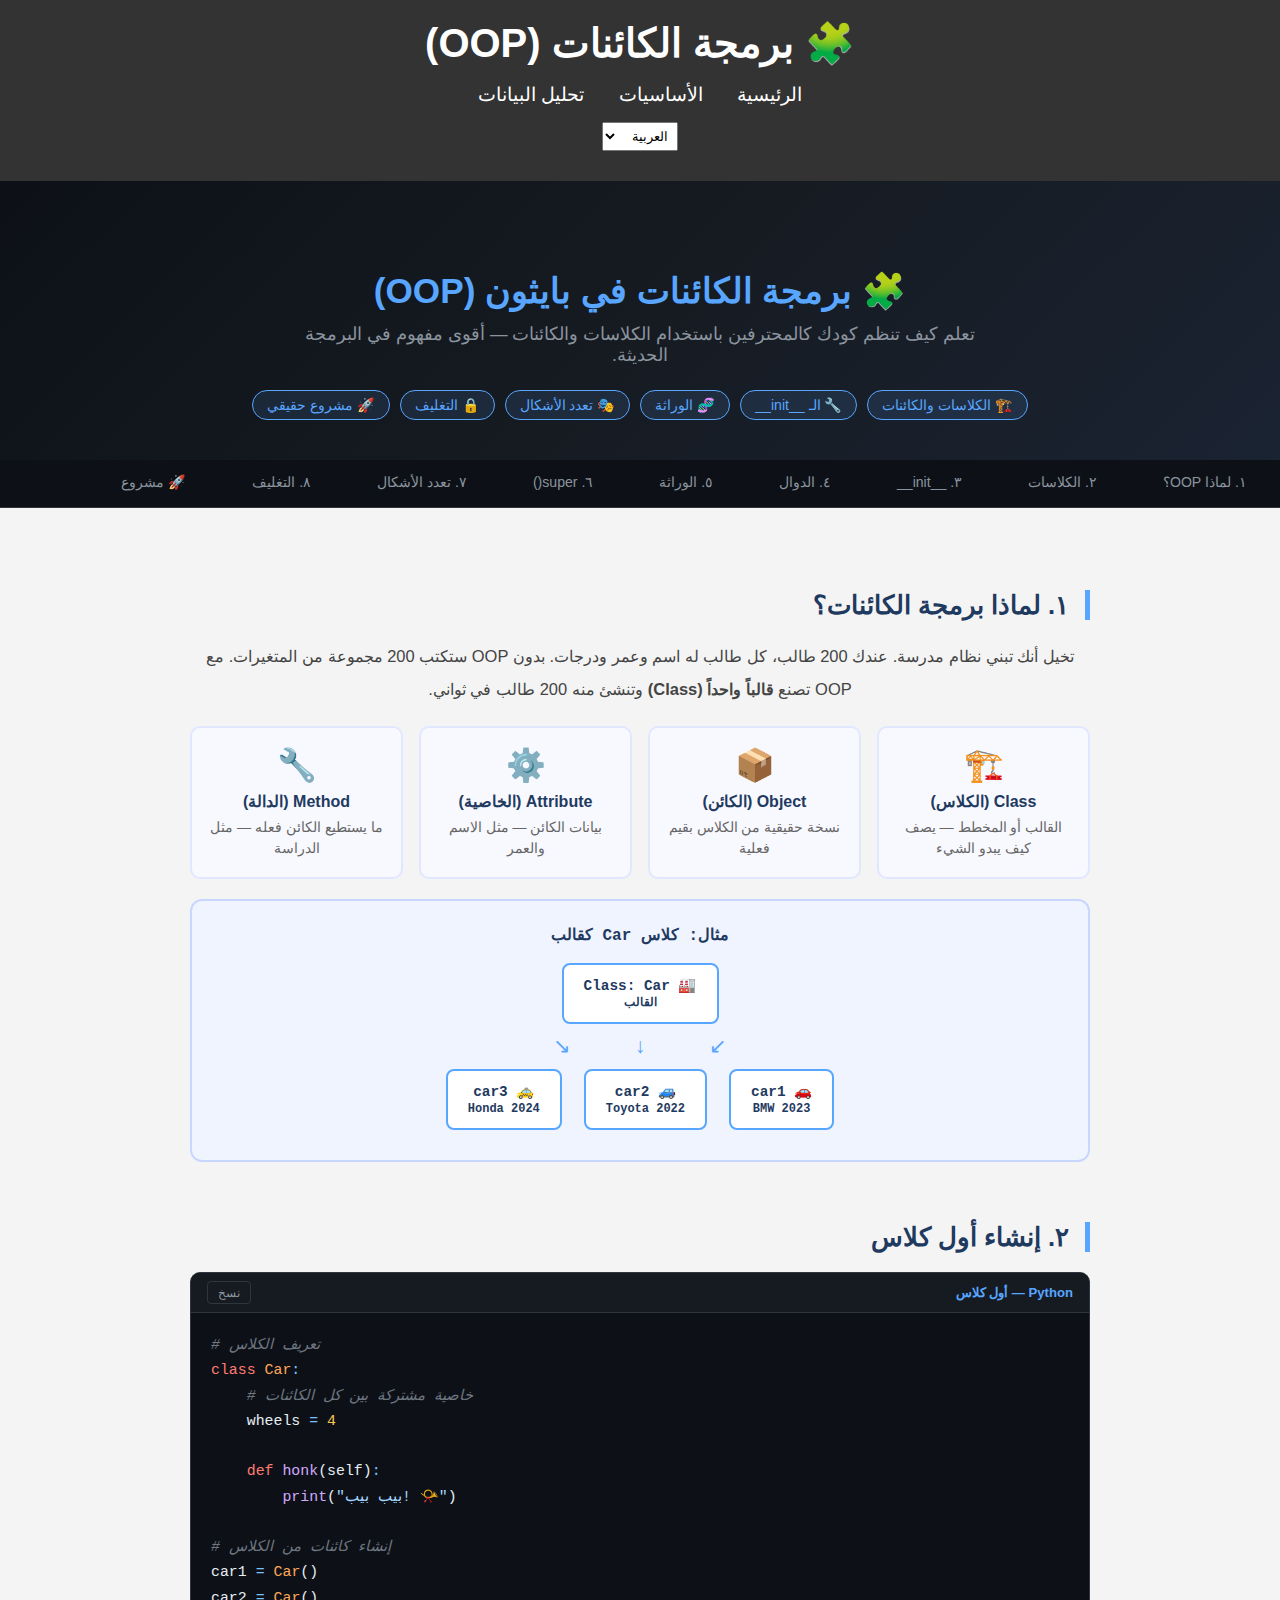
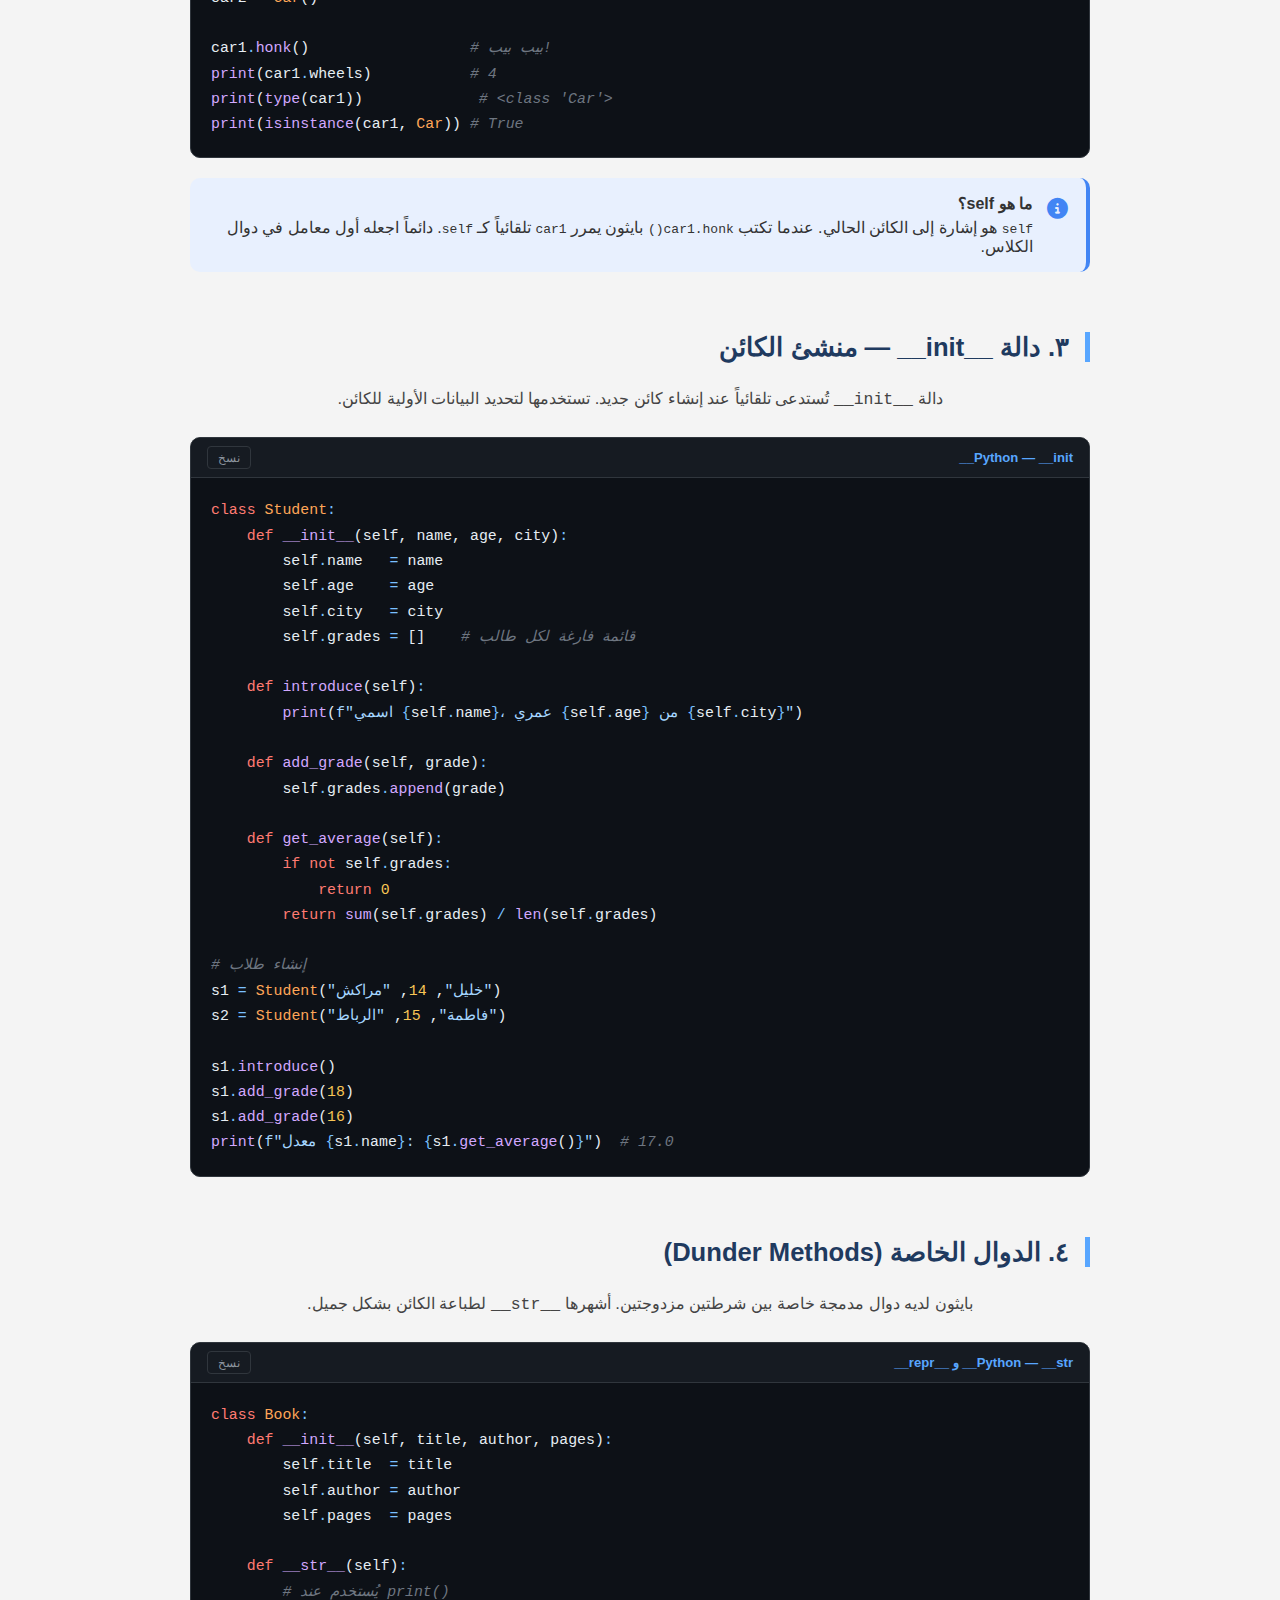
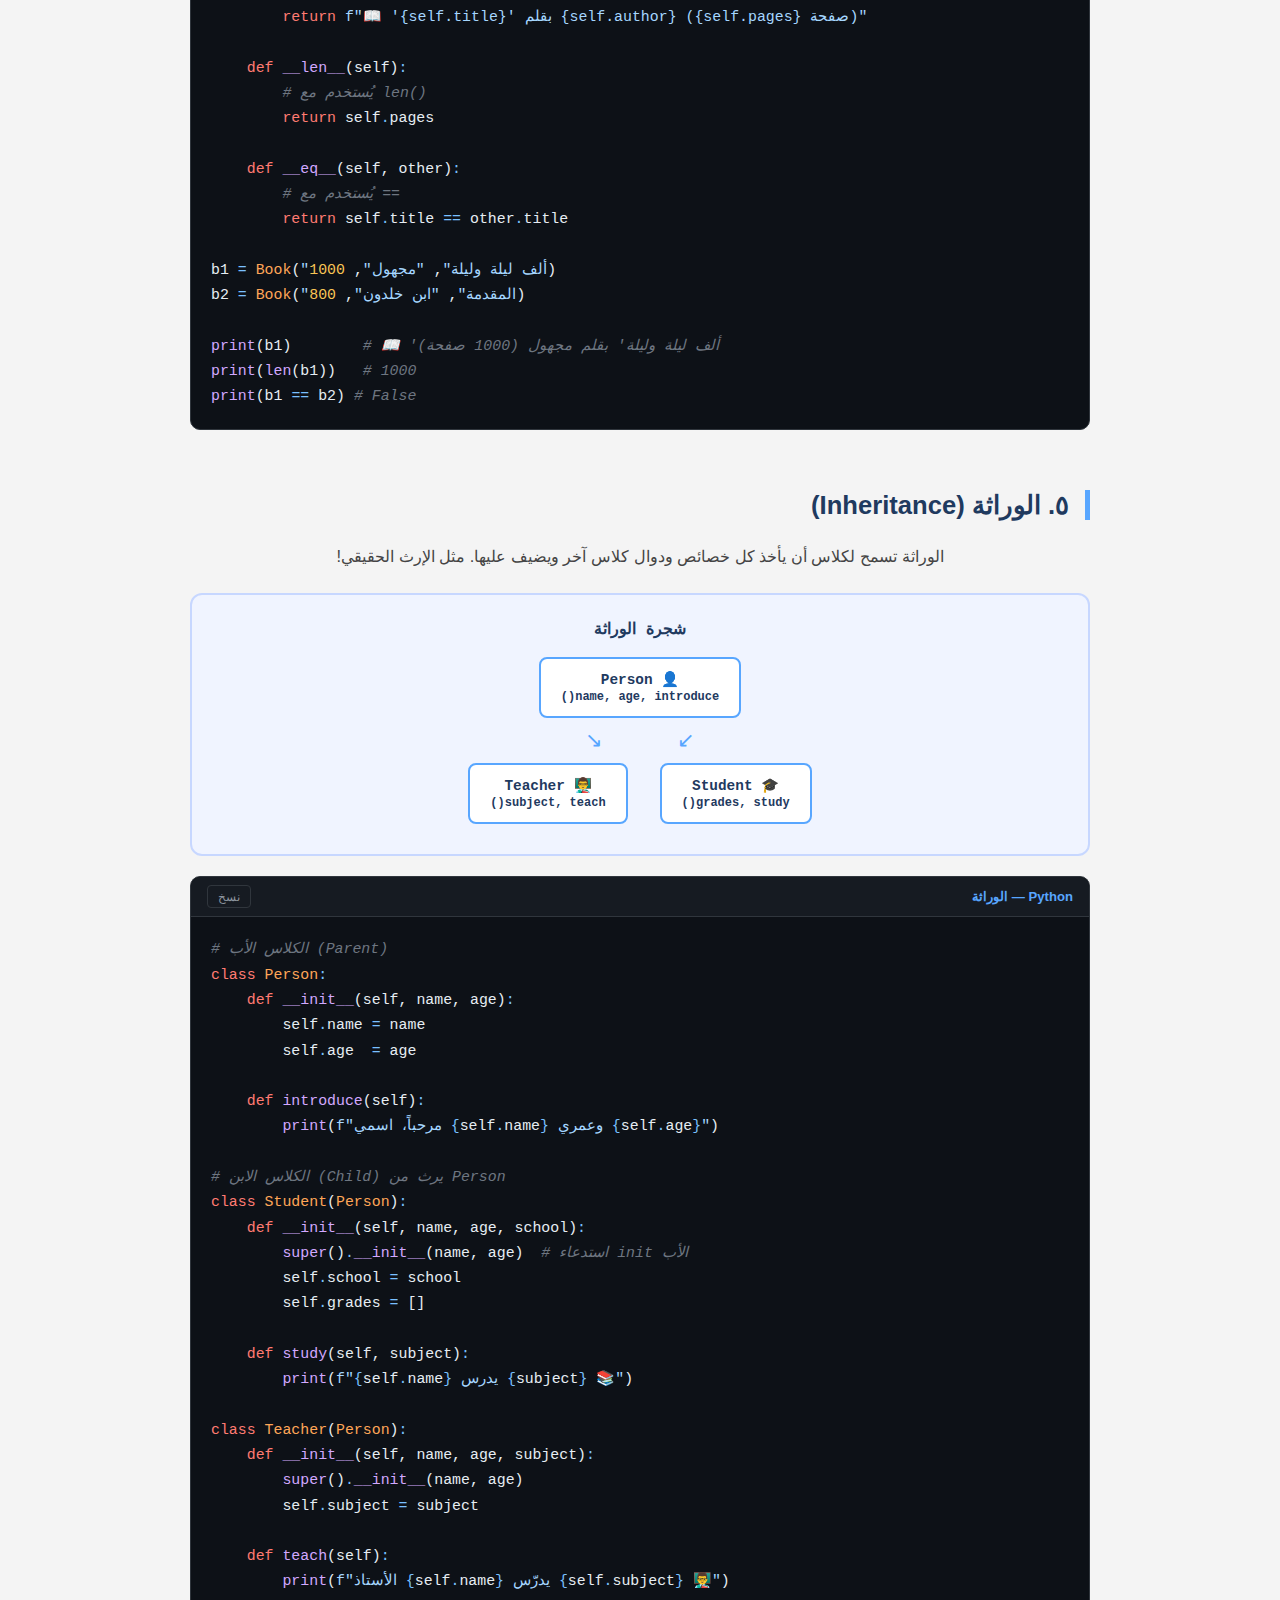
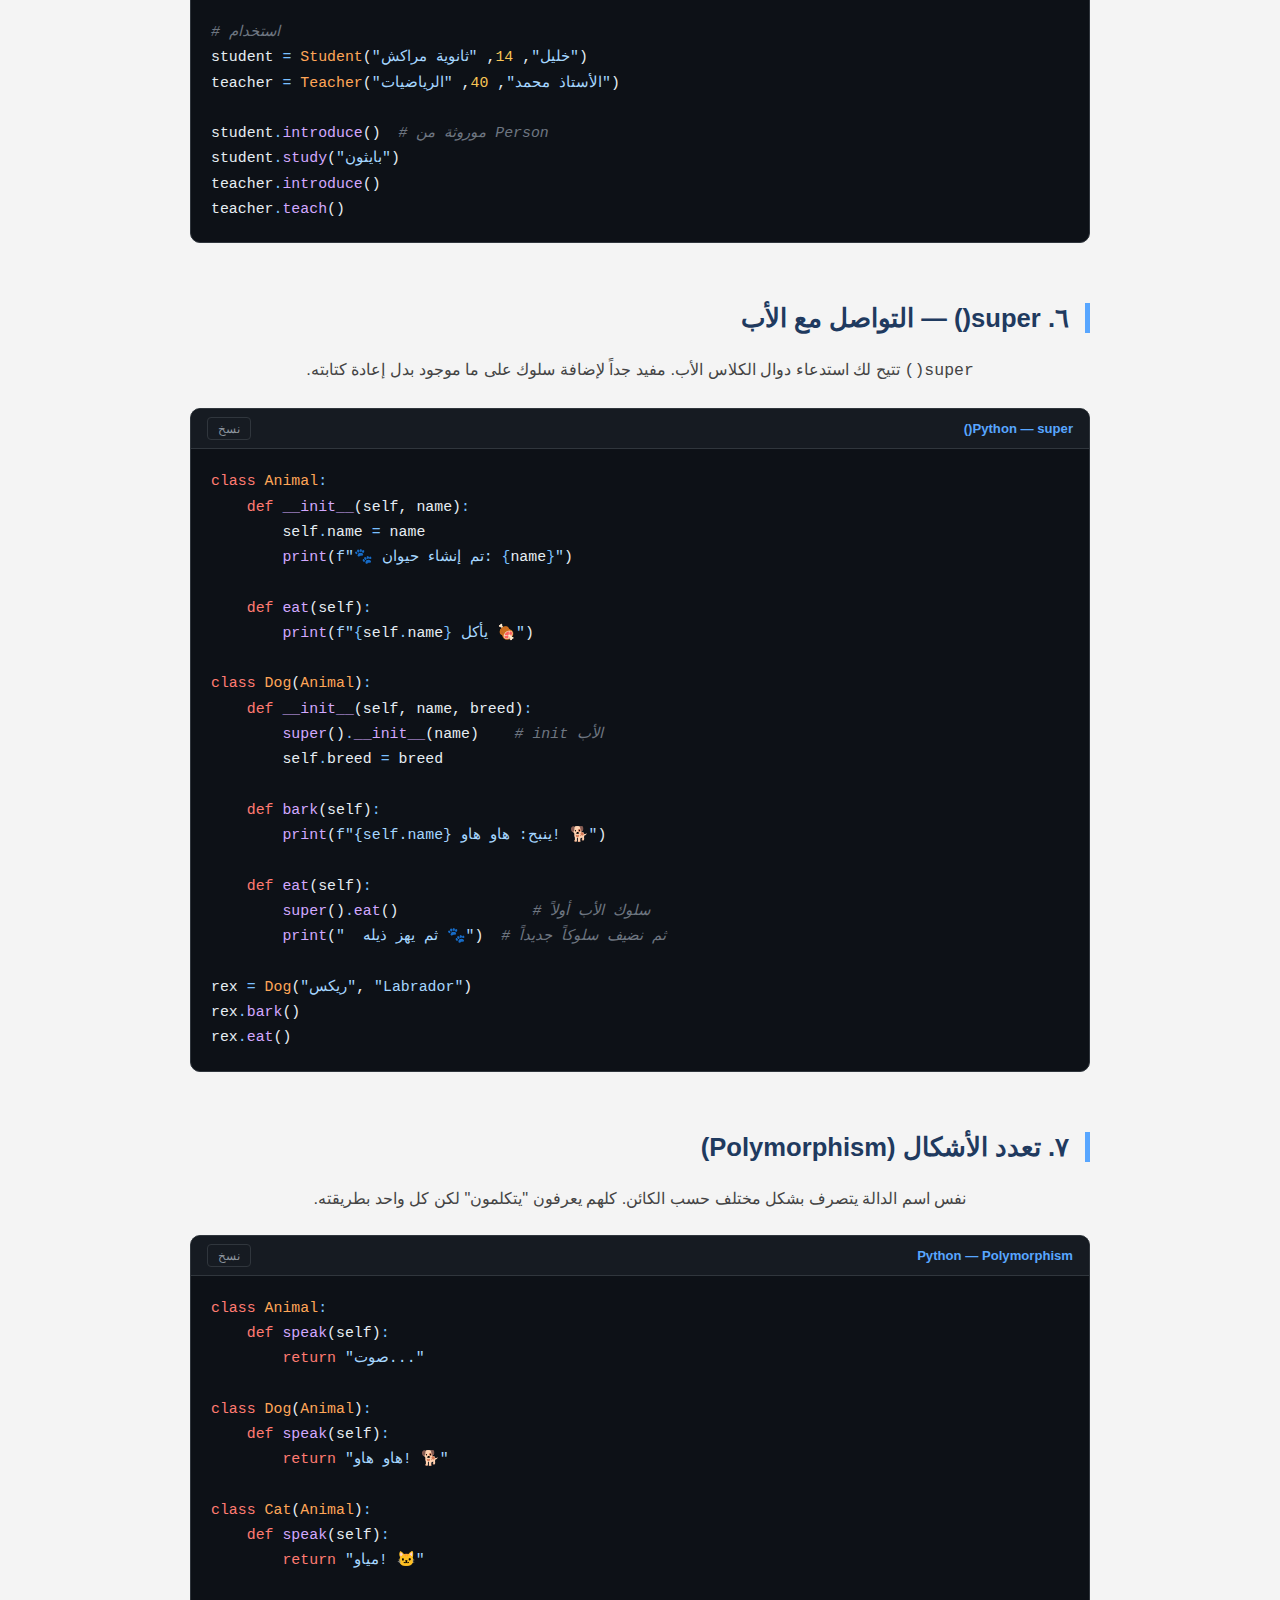
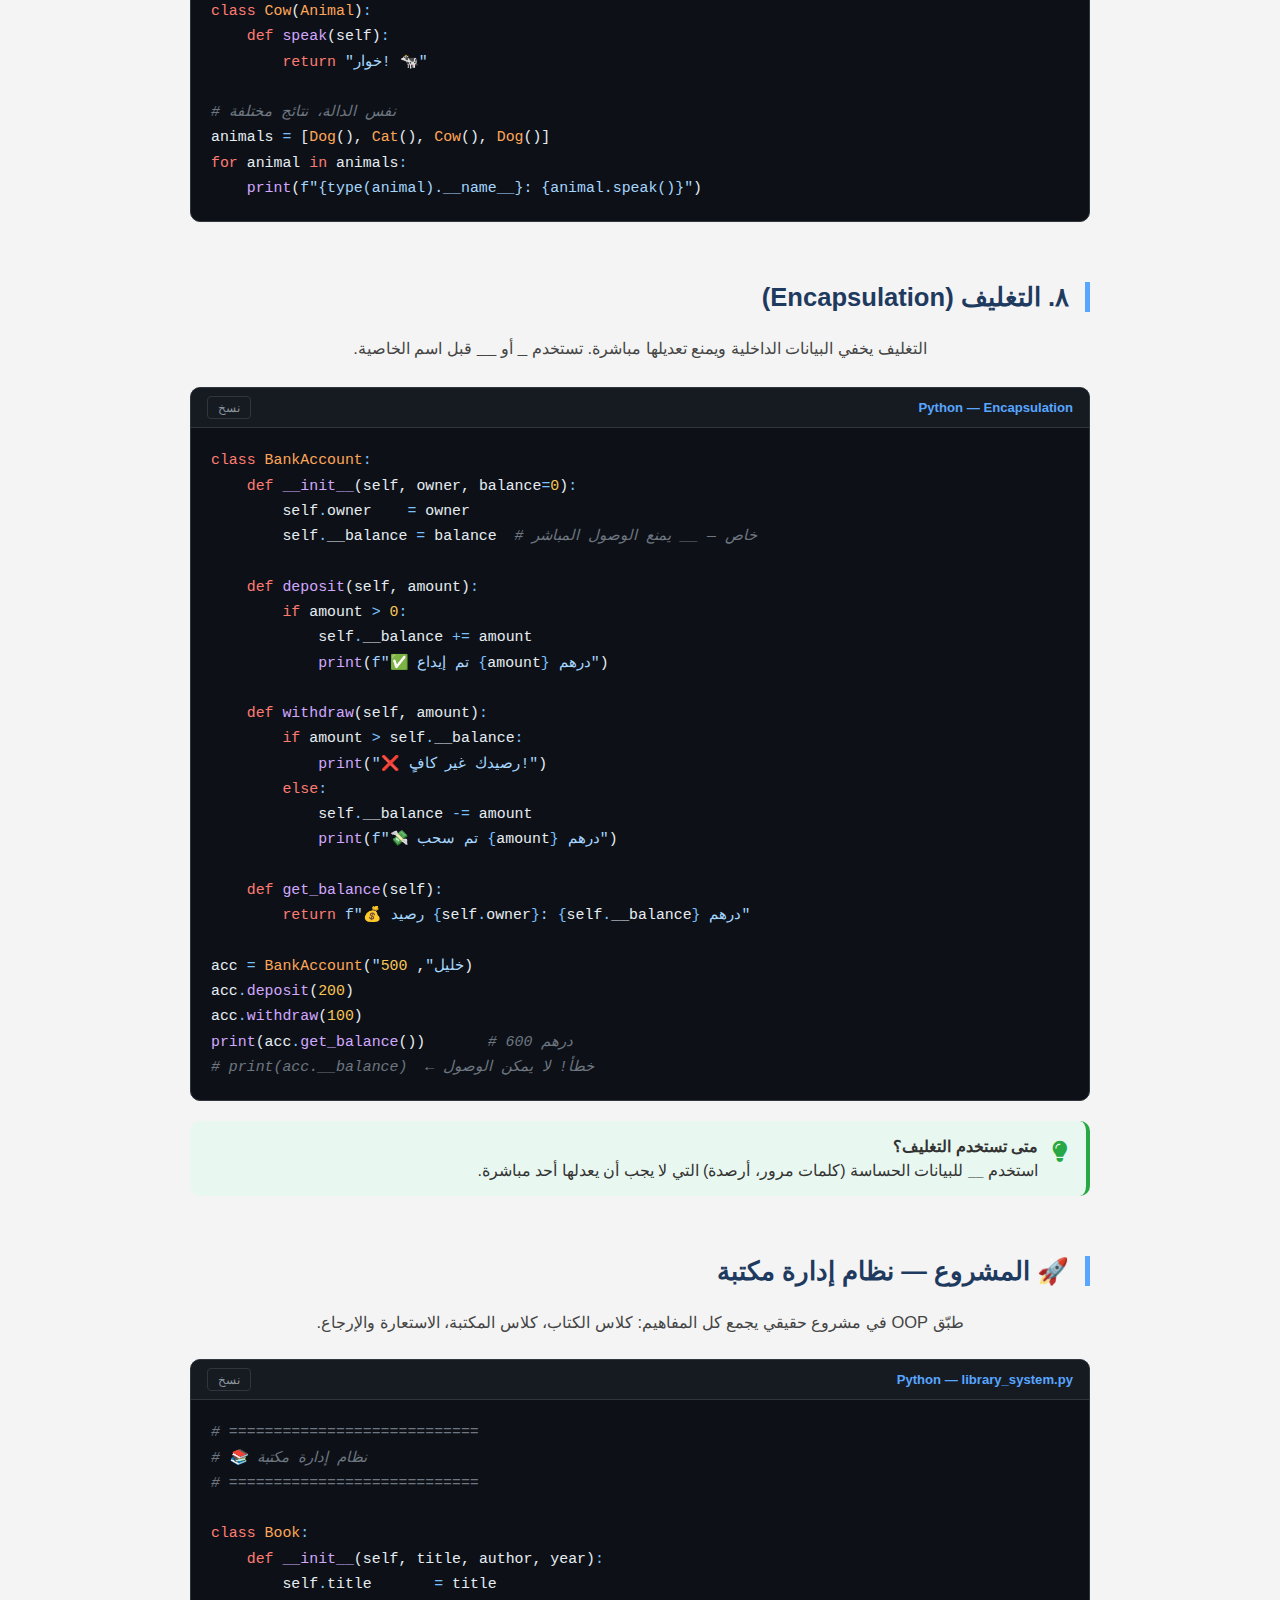
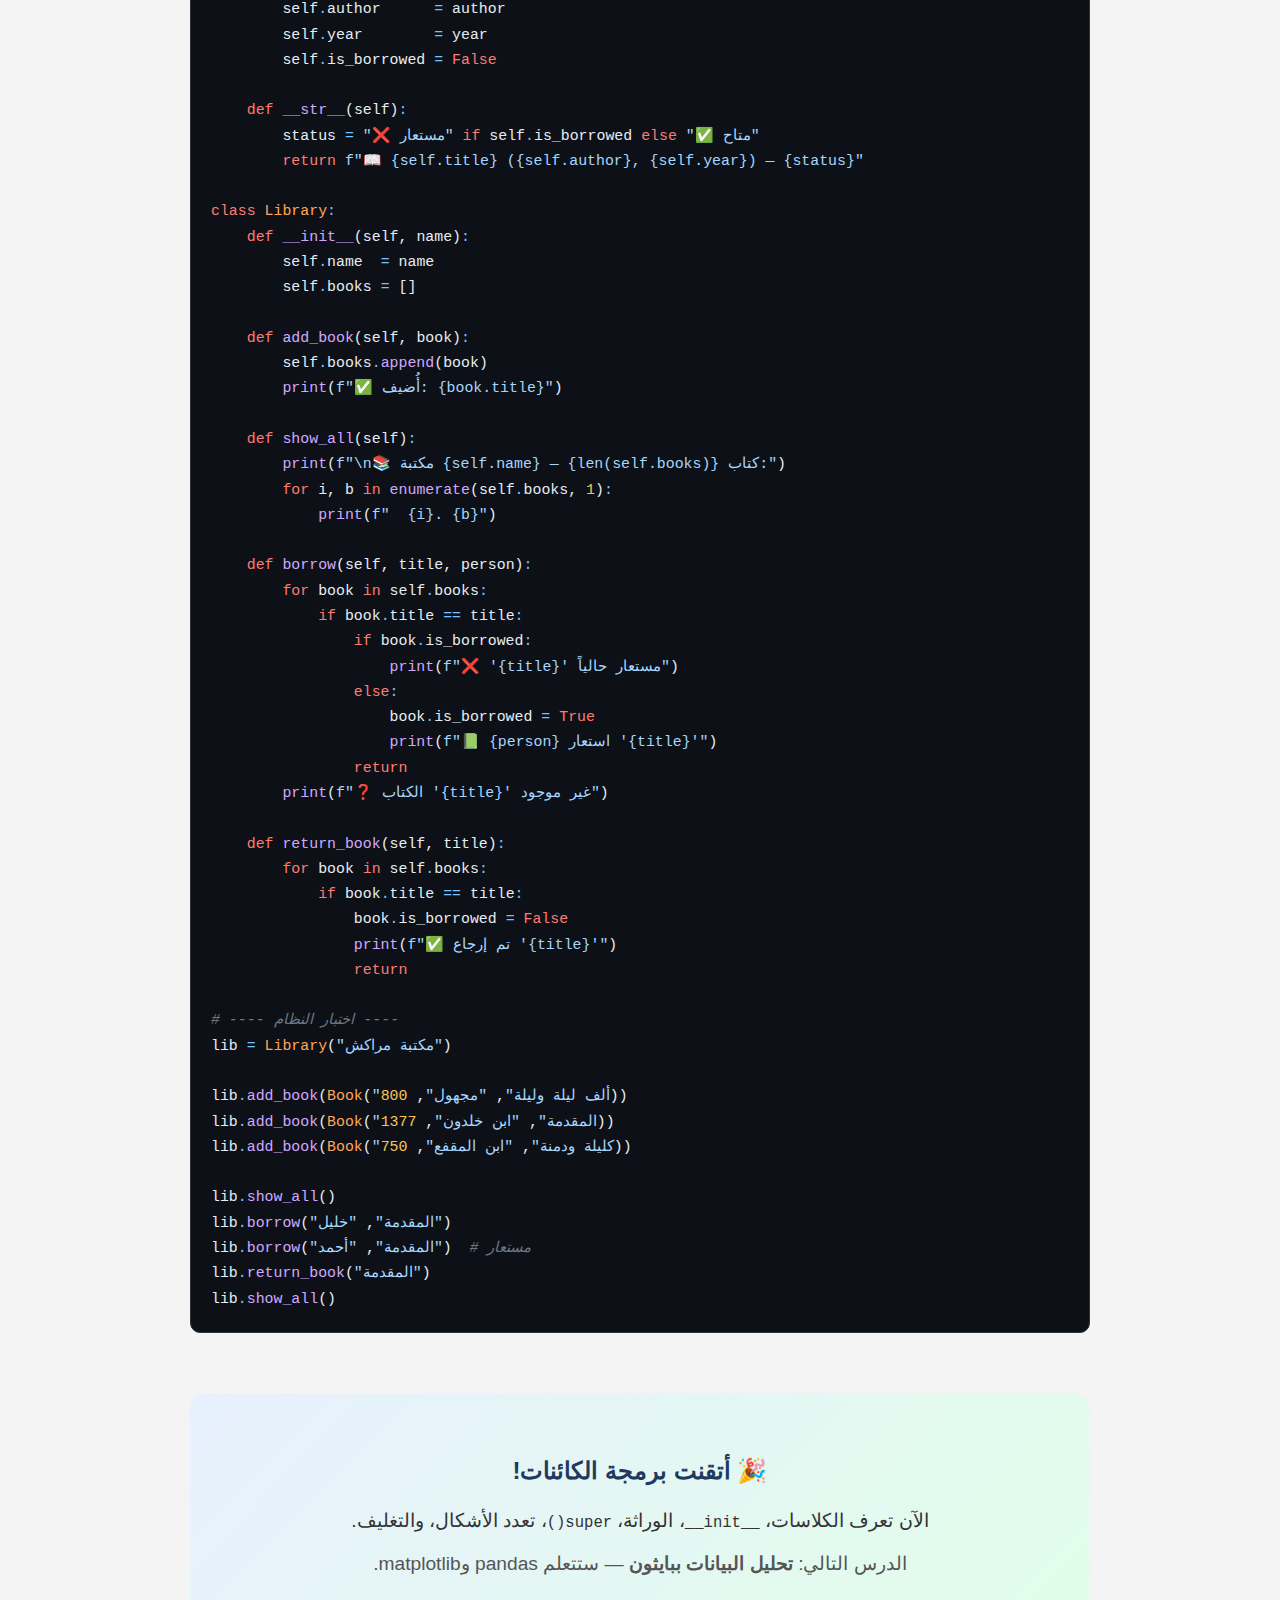
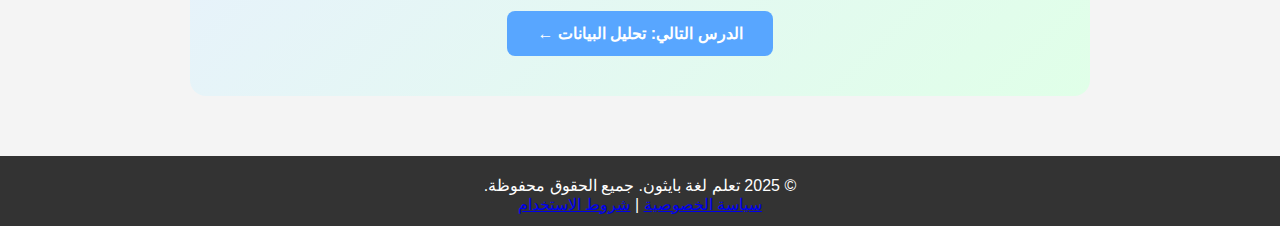
<file: kainat.html>
<!DOCTYPE html>
<html lang="ar" dir="rtl">
<head>
    <meta charset="UTF-8">
    <meta name="viewport" content="width=device-width, initial-scale=1.0">
    <meta name="description" content="تعلم برمجة الكائنات OOP في بايثون — الكلاسات، الوراثة، تعدد الأشكال، التغليف مع أمثلة حقيقية.">
    <meta name="google-adsense-account" content="ca-pub-6734955325699280">
    <title>برمجة الكائنات OOP في بايثون — دليل شامل</title>
    <link rel="icon" href="gogolanapropng.png" type="image/png">
    <link rel="stylesheet" href="styles.css">
    <link rel="stylesheet" href="https://cdnjs.cloudflare.com/ajax/libs/font-awesome/6.4.2/css/all.min.css">
    <link rel="stylesheet" href="https://cdnjs.cloudflare.com/ajax/libs/animate.css/4.1.1/animate.min.css"/>
    <script async src="https://pagead2.googlesyndication.com/pagead/js/adsbygoogle.js?client=ca-pub-6734955325699280" crossorigin="anonymous"></script>
    <style>
        .lesson-hero{background:linear-gradient(135deg,#0d1117 0%,#161b22 50%,#1a2332 100%);color:white;padding:60px 0 40px;text-align:center}
        .lesson-hero h2{font-size:2.2rem;color:#58a6ff;margin-bottom:12px}
        .lesson-hero p{font-size:1.1rem;color:#8b949e;max-width:700px;margin:0 auto 24px}
        .objectives-box{display:flex;flex-wrap:wrap;gap:10px;justify-content:center}
        .objective-tag{background:rgba(88,166,255,.12);border:1px solid #58a6ff;color:#58a6ff;padding:6px 14px;border-radius:20px;font-size:.88rem}
        .lesson-nav-bar{background:#0d1117;position:sticky;top:70px;z-index:900;overflow-x:auto;white-space:nowrap;border-bottom:1px solid #30363d}
        .lesson-nav-bar ul{display:inline-flex;list-style:none;margin:0;padding:0}
        .lesson-nav-bar ul li a{display:block;padding:14px 18px;color:#8b949e;text-decoration:none;font-size:.88rem;border-bottom:3px solid transparent;transition:all .3s}
        .lesson-nav-bar ul li a:hover,.lesson-nav-bar ul li a.active{color:#58a6ff;border-bottom-color:#58a6ff}
        .lesson-content{max-width:900px;margin:0 auto;padding:40px 20px}
        .lesson-section{margin-bottom:60px;scroll-margin-top:130px}
        .lesson-section h3{font-size:1.6rem;color:#1f3a5f;border-right:5px solid #58a6ff;padding-right:16px;margin-bottom:20px}
        .lesson-section h4{font-size:1.15rem;color:#333;margin:25px 0 10px;font-weight:700}
        .lesson-section p,.lesson-section li{font-size:1.03rem;line-height:2;color:#444}
        .tip-box,.warning-box,.info-box{border-radius:10px;padding:16px 18px;margin:20px 0;display:flex;gap:14px;align-items:flex-start}
        .tip-box{background:#e8f8f0;border-right:4px solid #28a745}
        .warning-box{background:#fff8e1;border-right:4px solid #f39c12}
        .info-box{background:#e8f0fe;border-right:4px solid #4285f4}
        .tip-box .icon{color:#28a745;font-size:1.3rem;margin-top:3px}
        .warning-box .icon{color:#f39c12;font-size:1.3rem;margin-top:3px}
        .info-box .icon{color:#4285f4;font-size:1.3rem;margin-top:3px}
        .tip-box strong,.warning-box strong,.info-box strong{display:block;margin-bottom:5px}
        .code-block{position:relative;background:#0d1117;border:1px solid #30363d;border-radius:10px;overflow:hidden;margin:16px 0;direction:ltr}
        .code-header{background:#161b22;padding:8px 16px;display:flex;justify-content:space-between;align-items:center;direction:rtl;border-bottom:1px solid #30363d}
        .code-lang{color:#58a6ff;font-size:.82rem;font-weight:bold}
        .copy-btn{background:transparent;border:1px solid #30363d;color:#8b949e;padding:3px 10px;border-radius:4px;cursor:pointer;font-size:.78rem;transition:all .2s}
        .copy-btn:hover{border-color:#58a6ff;color:#58a6ff}
        .code-block pre{margin:0;padding:20px;background:transparent;color:#e6edf3;font-size:.93rem;overflow-x:auto}
        .code-block pre code{direction:ltr;text-align:left;display:block;font-family:'Fira Code','Consolas',monospace;line-height:1.7}
        .c-kw{color:#ff7b72}.c-fn{color:#d2a8ff}.c-str{color:#a5d6ff}.c-num{color:#f8c555}.c-cmt{color:#6e7681;font-style:italic}.c-var{color:#e6edf3}.c-op{color:#79c0ff}.c-cls{color:#ffa657}
        .concept-grid{display:grid;grid-template-columns:repeat(auto-fit,minmax(200px,1fr));gap:16px;margin:20px 0}
        .concept-card{background:#f8f9ff;border:2px solid #e0e7ff;border-radius:10px;padding:18px;text-align:center;transition:all .3s}
        .concept-card:hover{border-color:#58a6ff;transform:translateY(-3px);box-shadow:0 8px 20px rgba(88,166,255,.15)}
        .concept-card .icon{font-size:2rem;display:block;margin-bottom:8px}
        .concept-card h4{color:#1f3a5f;margin:0 0 6px;font-size:1rem}
        .concept-card p{color:#666;font-size:.88rem;margin:0;line-height:1.5}
        .diagram{background:#f0f4ff;border:2px solid #c7d7ff;border-radius:12px;padding:24px;margin:20px 0;text-align:center;font-family:'Consolas',monospace}
        .diagram .box{display:inline-block;background:white;border:2px solid #58a6ff;border-radius:8px;padding:12px 20px;margin:6px;font-size:.9rem;color:#1f3a5f;font-weight:bold}
        .diagram .arrow{color:#58a6ff;font-size:1.3rem;display:block;margin:4px 0}
        .challenge-card{background:linear-gradient(135deg,#0d1117,#1a2332);color:white;padding:26px;border-radius:12px;margin:28px 0;border:1px solid #30363d}
        .challenge-card h4{color:#58a6ff;font-size:1.15rem;margin-bottom:10px}
        .challenge-card p,.challenge-card li{color:#8b949e;line-height:1.9}
        .solution-btn{background:#58a6ff;color:#0d1117;border:none;padding:9px 22px;border-radius:6px;cursor:pointer;margin-top:14px;font-size:.9rem;font-weight:bold;transition:background .2s}
        .solution-btn:hover{background:#388bfd}
        .solution-content{display:none;margin-top:14px}
        .solution-content.visible{display:block}
        .lesson-end{text-align:center;padding:40px 20px;background:linear-gradient(135deg,#e8f0fe,#e0ffe8);border-radius:16px;margin-top:40px}
        .lesson-end h3{color:#1f3a5f;font-size:1.5rem}
        .next-lesson-btn{display:inline-block;background:#58a6ff;color:white;padding:13px 30px;border-radius:8px;text-decoration:none;font-weight:bold;margin-top:16px;transition:all .3s}
        .next-lesson-btn:hover{background:#1f3a5f;transform:translateX(-4px)}
        @media(max-width:768px){.lesson-hero h2{font-size:1.5rem}.lesson-content{padding:20px 12px}.concept-grid{grid-template-columns:1fr 1fr}}
    </style>
</head>
<body>
    <header>
        <div class="container">
            <h1>🧩 برمجة الكائنات (OOP)</h1>
            <nav>
                <ul>
                    <li><a href="index.html" data-i18n="nav-home">الرئيسية</a></li>
                    <li><a href="mo9adima.html">الأساسيات</a></li>
                    <li><a href="byanat.html">تحليل البيانات</a></li>
                </ul>
                <select id="language-select" aria-label="اختيار اللغة">
                    <option value="ar">العربية</option>
                    <option value="en">English</option>
                </select>
            </nav>
        </div>
    </header>

    <div class="lesson-hero">
        <div class="container">
            <h2>🧩 برمجة الكائنات في بايثون (OOP)</h2>
            <p>تعلم كيف تنظم كودك كالمحترفين باستخدام الكلاسات والكائنات — أقوى مفهوم في البرمجة الحديثة.</p>
            <div class="objectives-box">
                <span class="objective-tag">🏗️ الكلاسات والكائنات</span>
                <span class="objective-tag">🔧 الـ __init__</span>
                <span class="objective-tag">🧬 الوراثة</span>
                <span class="objective-tag">🎭 تعدد الأشكال</span>
                <span class="objective-tag">🔒 التغليف</span>
                <span class="objective-tag">🚀 مشروع حقيقي</span>
            </div>
        </div>
    </div>

    <nav class="lesson-nav-bar">
        <ul>
            <li><a href="#why-oop">١. لماذا OOP؟</a></li>
            <li><a href="#classes">٢. الكلاسات</a></li>
            <li><a href="#init">٣. __init__</a></li>
            <li><a href="#methods">٤. الدوال</a></li>
            <li><a href="#inheritance">٥. الوراثة</a></li>
            <li><a href="#super">٦. super()</a></li>
            <li><a href="#polymorphism">٧. تعدد الأشكال</a></li>
            <li><a href="#encapsulation">٨. التغليف</a></li>
            <li><a href="#project">🚀 مشروع</a></li>
        </ul>
    </nav>

    <main>
        <ins class="adsbygoogle" style="display:block;margin:16px auto;max-width:900px;"
             data-ad-client="ca-pub-6734955325699280" data-ad-slot="YOUR_AD_SLOT_ID"
             data-ad-format="auto" data-full-width-responsive="true"></ins>
        <script>(adsbygoogle = window.adsbygoogle || []).push({});</script>

        <div class="lesson-content">

            <!-- ١ لماذا OOP -->
            <div class="lesson-section" id="why-oop">
                <h3>١. لماذا برمجة الكائنات؟</h3>
                <p>تخيل أنك تبني نظام مدرسة. عندك 200 طالب، كل طالب له اسم وعمر ودرجات. بدون OOP ستكتب 200 مجموعة من المتغيرات. مع OOP تصنع <strong>قالباً واحداً (Class)</strong> وتنشئ منه 200 طالب في ثواني.</p>

                <div class="concept-grid">
                    <div class="concept-card">
                        <span class="icon">🏗️</span>
                        <h4>Class (الكلاس)</h4>
                        <p>القالب أو المخطط — يصف كيف يبدو الشيء</p>
                    </div>
                    <div class="concept-card">
                        <span class="icon">📦</span>
                        <h4>Object (الكائن)</h4>
                        <p>نسخة حقيقية من الكلاس بقيم فعلية</p>
                    </div>
                    <div class="concept-card">
                        <span class="icon">⚙️</span>
                        <h4>Attribute (الخاصية)</h4>
                        <p>بيانات الكائن — مثل الاسم والعمر</p>
                    </div>
                    <div class="concept-card">
                        <span class="icon">🔧</span>
                        <h4>Method (الدالة)</h4>
                        <p>ما يستطيع الكائن فعله — مثل الدراسة</p>
                    </div>
                </div>

                <div class="diagram">
                    <strong style="color:#1f3a5f;display:block;margin-bottom:12px">مثال: كلاس Car كقالب</strong>
                    <div class="box">🏭 Class: Car<br><small>القالب</small></div>
                    <div class="arrow">↙ &nbsp;&nbsp;&nbsp; ↓ &nbsp;&nbsp;&nbsp; ↘</div>
                    <div style="display:inline-flex;gap:10px;flex-wrap:wrap;justify-content:center">
                        <div class="box">🚗 car1<br><small>BMW 2023</small></div>
                        <div class="box">🚙 car2<br><small>Toyota 2022</small></div>
                        <div class="box">🚕 car3<br><small>Honda 2024</small></div>
                    </div>
                </div>
            </div>

            <!-- ٢ الكلاسات -->
            <div class="lesson-section" id="classes">
                <h3>٢. إنشاء أول كلاس</h3>
                <div class="code-block">
                    <div class="code-header"><span class="code-lang">Python — أول كلاس</span><button class="copy-btn" onclick="copyCode(this)">نسخ</button></div>
                    <pre><code><span class="c-cmt"># تعريف الكلاس</span>
<span class="c-kw">class</span> <span class="c-cls">Car</span><span class="c-op">:</span>
    <span class="c-cmt"># خاصية مشتركة بين كل الكائنات</span>
    <span class="c-var">wheels</span> <span class="c-op">=</span> <span class="c-num">4</span>

    <span class="c-kw">def</span> <span class="c-fn">honk</span>(<span class="c-var">self</span>)<span class="c-op">:</span>
        <span class="c-fn">print</span>(<span class="c-str">"بيب بيب! 📯"</span>)

<span class="c-cmt"># إنشاء كائنات من الكلاس</span>
<span class="c-var">car1</span> <span class="c-op">=</span> <span class="c-cls">Car</span>()
<span class="c-var">car2</span> <span class="c-op">=</span> <span class="c-cls">Car</span>()

<span class="c-var">car1</span><span class="c-op">.</span><span class="c-fn">honk</span>()                  <span class="c-cmt"># بيب بيب!</span>
<span class="c-fn">print</span>(<span class="c-var">car1</span><span class="c-op">.</span><span class="c-var">wheels</span>)           <span class="c-cmt"># 4</span>
<span class="c-fn">print</span>(<span class="c-fn">type</span>(<span class="c-var">car1</span>))             <span class="c-cmt"># &lt;class 'Car'&gt;</span>
<span class="c-fn">print</span>(<span class="c-fn">isinstance</span>(<span class="c-var">car1</span>, <span class="c-cls">Car</span>)) <span class="c-cmt"># True</span></code></pre>
                </div>
                <div class="info-box">
                    <span class="icon"><i class="fas fa-info-circle"></i></span>
                    <div><strong>ما هو self؟</strong> <code>self</code> هو إشارة إلى الكائن الحالي. عندما تكتب <code>car1.honk()</code> بايثون يمرر <code>car1</code> تلقائياً كـ <code>self</code>. دائماً اجعله أول معامل في دوال الكلاس.</div>
                </div>
            </div>

            <!-- ٣ __init__ -->
            <div class="lesson-section" id="init">
                <h3>٣. دالة __init__ — منشئ الكائن</h3>
                <p>دالة <code>__init__</code> تُستدعى تلقائياً عند إنشاء كائن جديد. تستخدمها لتحديد البيانات الأولية للكائن.</p>
                <div class="code-block">
                    <div class="code-header"><span class="code-lang">Python — __init__</span><button class="copy-btn" onclick="copyCode(this)">نسخ</button></div>
                    <pre><code><span class="c-kw">class</span> <span class="c-cls">Student</span><span class="c-op">:</span>
    <span class="c-kw">def</span> <span class="c-fn">__init__</span>(<span class="c-var">self</span>, <span class="c-var">name</span>, <span class="c-var">age</span>, <span class="c-var">city</span>)<span class="c-op">:</span>
        <span class="c-var">self</span><span class="c-op">.</span><span class="c-var">name</span>   <span class="c-op">=</span> <span class="c-var">name</span>
        <span class="c-var">self</span><span class="c-op">.</span><span class="c-var">age</span>    <span class="c-op">=</span> <span class="c-var">age</span>
        <span class="c-var">self</span><span class="c-op">.</span><span class="c-var">city</span>   <span class="c-op">=</span> <span class="c-var">city</span>
        <span class="c-var">self</span><span class="c-op">.</span><span class="c-var">grades</span> <span class="c-op">=</span> []    <span class="c-cmt"># قائمة فارغة لكل طالب</span>

    <span class="c-kw">def</span> <span class="c-fn">introduce</span>(<span class="c-var">self</span>)<span class="c-op">:</span>
        <span class="c-fn">print</span>(<span class="c-str">f"اسمي </span><span class="c-op">{</span><span class="c-var">self</span><span class="c-op">.</span><span class="c-var">name</span><span class="c-op">}</span><span class="c-str">، عمري </span><span class="c-op">{</span><span class="c-var">self</span><span class="c-op">.</span><span class="c-var">age</span><span class="c-op">}</span><span class="c-str"> من </span><span class="c-op">{</span><span class="c-var">self</span><span class="c-op">.</span><span class="c-var">city</span><span class="c-op">}</span><span class="c-str">"</span>)

    <span class="c-kw">def</span> <span class="c-fn">add_grade</span>(<span class="c-var">self</span>, <span class="c-var">grade</span>)<span class="c-op">:</span>
        <span class="c-var">self</span><span class="c-op">.</span><span class="c-var">grades</span><span class="c-op">.</span><span class="c-fn">append</span>(<span class="c-var">grade</span>)

    <span class="c-kw">def</span> <span class="c-fn">get_average</span>(<span class="c-var">self</span>)<span class="c-op">:</span>
        <span class="c-kw">if</span> <span class="c-kw">not</span> <span class="c-var">self</span><span class="c-op">.</span><span class="c-var">grades</span><span class="c-op">:</span>
            <span class="c-kw">return</span> <span class="c-num">0</span>
        <span class="c-kw">return</span> <span class="c-fn">sum</span>(<span class="c-var">self</span><span class="c-op">.</span><span class="c-var">grades</span>) <span class="c-op">/</span> <span class="c-fn">len</span>(<span class="c-var">self</span><span class="c-op">.</span><span class="c-var">grades</span>)

<span class="c-cmt"># إنشاء طلاب</span>
<span class="c-var">s1</span> <span class="c-op">=</span> <span class="c-cls">Student</span>(<span class="c-str">"خليل"</span>, <span class="c-num">14</span>, <span class="c-str">"مراكش"</span>)
<span class="c-var">s2</span> <span class="c-op">=</span> <span class="c-cls">Student</span>(<span class="c-str">"فاطمة"</span>, <span class="c-num">15</span>, <span class="c-str">"الرباط"</span>)

<span class="c-var">s1</span><span class="c-op">.</span><span class="c-fn">introduce</span>()
<span class="c-var">s1</span><span class="c-op">.</span><span class="c-fn">add_grade</span>(<span class="c-num">18</span>)
<span class="c-var">s1</span><span class="c-op">.</span><span class="c-fn">add_grade</span>(<span class="c-num">16</span>)
<span class="c-fn">print</span>(<span class="c-str">f"معدل </span><span class="c-op">{</span><span class="c-var">s1</span><span class="c-op">.</span><span class="c-var">name</span><span class="c-op">}</span><span class="c-str">: </span><span class="c-op">{</span><span class="c-var">s1</span><span class="c-op">.</span><span class="c-fn">get_average</span>()<span class="c-op">}</span><span class="c-str">"</span>)  <span class="c-cmt"># 17.0</span></code></pre>
                </div>
            </div>

            <!-- ٤ دوال خاصة -->
            <div class="lesson-section" id="methods">
                <h3>٤. الدوال الخاصة (Dunder Methods)</h3>
                <p>بايثون لديه دوال مدمجة خاصة بين شرطتين مزدوجتين. أشهرها <code>__str__</code> لطباعة الكائن بشكل جميل.</p>
                <div class="code-block">
                    <div class="code-header"><span class="code-lang">Python — __str__ و __repr__</span><button class="copy-btn" onclick="copyCode(this)">نسخ</button></div>
                    <pre><code><span class="c-kw">class</span> <span class="c-cls">Book</span><span class="c-op">:</span>
    <span class="c-kw">def</span> <span class="c-fn">__init__</span>(<span class="c-var">self</span>, <span class="c-var">title</span>, <span class="c-var">author</span>, <span class="c-var">pages</span>)<span class="c-op">:</span>
        <span class="c-var">self</span><span class="c-op">.</span><span class="c-var">title</span>  <span class="c-op">=</span> <span class="c-var">title</span>
        <span class="c-var">self</span><span class="c-op">.</span><span class="c-var">author</span> <span class="c-op">=</span> <span class="c-var">author</span>
        <span class="c-var">self</span><span class="c-op">.</span><span class="c-var">pages</span>  <span class="c-op">=</span> <span class="c-var">pages</span>

    <span class="c-kw">def</span> <span class="c-fn">__str__</span>(<span class="c-var">self</span>)<span class="c-op">:</span>
        <span class="c-cmt"># يُستخدم عند print()</span>
        <span class="c-kw">return</span> <span class="c-str">f"📖 '{self.title}' بقلم {self.author} ({self.pages} صفحة)"</span>

    <span class="c-kw">def</span> <span class="c-fn">__len__</span>(<span class="c-var">self</span>)<span class="c-op">:</span>
        <span class="c-cmt"># يُستخدم مع len()</span>
        <span class="c-kw">return</span> <span class="c-var">self</span><span class="c-op">.</span><span class="c-var">pages</span>

    <span class="c-kw">def</span> <span class="c-fn">__eq__</span>(<span class="c-var">self</span>, <span class="c-var">other</span>)<span class="c-op">:</span>
        <span class="c-cmt"># يُستخدم مع ==</span>
        <span class="c-kw">return</span> <span class="c-var">self</span><span class="c-op">.</span><span class="c-var">title</span> <span class="c-op">==</span> <span class="c-var">other</span><span class="c-op">.</span><span class="c-var">title</span>

<span class="c-var">b1</span> <span class="c-op">=</span> <span class="c-cls">Book</span>(<span class="c-str">"ألف ليلة وليلة"</span>, <span class="c-str">"مجهول"</span>, <span class="c-num">1000</span>)
<span class="c-var">b2</span> <span class="c-op">=</span> <span class="c-cls">Book</span>(<span class="c-str">"المقدمة"</span>, <span class="c-str">"ابن خلدون"</span>, <span class="c-num">800</span>)

<span class="c-fn">print</span>(<span class="c-var">b1</span>)        <span class="c-cmt"># 📖 'ألف ليلة وليلة' بقلم مجهول (1000 صفحة)</span>
<span class="c-fn">print</span>(<span class="c-fn">len</span>(<span class="c-var">b1</span>))   <span class="c-cmt"># 1000</span>
<span class="c-fn">print</span>(<span class="c-var">b1</span> <span class="c-op">==</span> <span class="c-var">b2</span>) <span class="c-cmt"># False</span></code></pre>
                </div>
            </div>

            <!-- ٥ الوراثة -->
            <div class="lesson-section" id="inheritance">
                <h3>٥. الوراثة (Inheritance)</h3>
                <p>الوراثة تسمح لكلاس أن يأخذ كل خصائص ودوال كلاس آخر ويضيف عليها. مثل الإرث الحقيقي!</p>
                <div class="diagram">
                    <strong style="color:#1f3a5f;display:block;margin-bottom:12px">شجرة الوراثة</strong>
                    <div class="box">👤 Person<br><small>name, age, introduce()</small></div>
                    <div class="arrow">↙ &nbsp;&nbsp;&nbsp;&nbsp; ↘</div>
                    <div style="display:inline-flex;gap:20px;flex-wrap:wrap;justify-content:center">
                        <div class="box">🎓 Student<br><small>grades, study()</small></div>
                        <div class="box">👨‍🏫 Teacher<br><small>subject, teach()</small></div>
                    </div>
                </div>
                <div class="code-block">
                    <div class="code-header"><span class="code-lang">Python — الوراثة</span><button class="copy-btn" onclick="copyCode(this)">نسخ</button></div>
                    <pre><code><span class="c-cmt"># الكلاس الأب (Parent)</span>
<span class="c-kw">class</span> <span class="c-cls">Person</span><span class="c-op">:</span>
    <span class="c-kw">def</span> <span class="c-fn">__init__</span>(<span class="c-var">self</span>, <span class="c-var">name</span>, <span class="c-var">age</span>)<span class="c-op">:</span>
        <span class="c-var">self</span><span class="c-op">.</span><span class="c-var">name</span> <span class="c-op">=</span> <span class="c-var">name</span>
        <span class="c-var">self</span><span class="c-op">.</span><span class="c-var">age</span>  <span class="c-op">=</span> <span class="c-var">age</span>

    <span class="c-kw">def</span> <span class="c-fn">introduce</span>(<span class="c-var">self</span>)<span class="c-op">:</span>
        <span class="c-fn">print</span>(<span class="c-str">f"مرحباً، اسمي </span><span class="c-op">{</span><span class="c-var">self</span><span class="c-op">.</span><span class="c-var">name</span><span class="c-op">}</span><span class="c-str"> وعمري </span><span class="c-op">{</span><span class="c-var">self</span><span class="c-op">.</span><span class="c-var">age</span><span class="c-op">}</span><span class="c-str">"</span>)

<span class="c-cmt"># الكلاس الابن (Child) يرث من Person</span>
<span class="c-kw">class</span> <span class="c-cls">Student</span>(<span class="c-cls">Person</span>)<span class="c-op">:</span>
    <span class="c-kw">def</span> <span class="c-fn">__init__</span>(<span class="c-var">self</span>, <span class="c-var">name</span>, <span class="c-var">age</span>, <span class="c-var">school</span>)<span class="c-op">:</span>
        <span class="c-fn">super</span>()<span class="c-op">.</span><span class="c-fn">__init__</span>(<span class="c-var">name</span>, <span class="c-var">age</span>)  <span class="c-cmt"># استدعاء init الأب</span>
        <span class="c-var">self</span><span class="c-op">.</span><span class="c-var">school</span> <span class="c-op">=</span> <span class="c-var">school</span>
        <span class="c-var">self</span><span class="c-op">.</span><span class="c-var">grades</span> <span class="c-op">=</span> []

    <span class="c-kw">def</span> <span class="c-fn">study</span>(<span class="c-var">self</span>, <span class="c-var">subject</span>)<span class="c-op">:</span>
        <span class="c-fn">print</span>(<span class="c-str">f"</span><span class="c-op">{</span><span class="c-var">self</span><span class="c-op">.</span><span class="c-var">name</span><span class="c-op">}</span><span class="c-str"> يدرس </span><span class="c-op">{</span><span class="c-var">subject</span><span class="c-op">}</span><span class="c-str"> 📚"</span>)

<span class="c-kw">class</span> <span class="c-cls">Teacher</span>(<span class="c-cls">Person</span>)<span class="c-op">:</span>
    <span class="c-kw">def</span> <span class="c-fn">__init__</span>(<span class="c-var">self</span>, <span class="c-var">name</span>, <span class="c-var">age</span>, <span class="c-var">subject</span>)<span class="c-op">:</span>
        <span class="c-fn">super</span>()<span class="c-op">.</span><span class="c-fn">__init__</span>(<span class="c-var">name</span>, <span class="c-var">age</span>)
        <span class="c-var">self</span><span class="c-op">.</span><span class="c-var">subject</span> <span class="c-op">=</span> <span class="c-var">subject</span>

    <span class="c-kw">def</span> <span class="c-fn">teach</span>(<span class="c-var">self</span>)<span class="c-op">:</span>
        <span class="c-fn">print</span>(<span class="c-str">f"الأستاذ </span><span class="c-op">{</span><span class="c-var">self</span><span class="c-op">.</span><span class="c-var">name</span><span class="c-op">}</span><span class="c-str"> يدرّس </span><span class="c-op">{</span><span class="c-var">self</span><span class="c-op">.</span><span class="c-var">subject</span><span class="c-op">}</span><span class="c-str"> 👨‍🏫"</span>)

<span class="c-cmt"># استخدام</span>
<span class="c-var">student</span> <span class="c-op">=</span> <span class="c-cls">Student</span>(<span class="c-str">"خليل"</span>, <span class="c-num">14</span>, <span class="c-str">"ثانوية مراكش"</span>)
<span class="c-var">teacher</span> <span class="c-op">=</span> <span class="c-cls">Teacher</span>(<span class="c-str">"الأستاذ محمد"</span>, <span class="c-num">40</span>, <span class="c-str">"الرياضيات"</span>)

<span class="c-var">student</span><span class="c-op">.</span><span class="c-fn">introduce</span>()  <span class="c-cmt"># موروثة من Person</span>
<span class="c-var">student</span><span class="c-op">.</span><span class="c-fn">study</span>(<span class="c-str">"بايثون"</span>)
<span class="c-var">teacher</span><span class="c-op">.</span><span class="c-fn">introduce</span>()
<span class="c-var">teacher</span><span class="c-op">.</span><span class="c-fn">teach</span>()</code></pre>
                </div>
            </div>

            <!-- ٦ super -->
            <div class="lesson-section" id="super">
                <h3>٦. super() — التواصل مع الأب</h3>
                <p><code>super()</code> تتيح لك استدعاء دوال الكلاس الأب. مفيد جداً لإضافة سلوك على ما موجود بدل إعادة كتابته.</p>
                <div class="code-block">
                    <div class="code-header"><span class="code-lang">Python — super()</span><button class="copy-btn" onclick="copyCode(this)">نسخ</button></div>
                    <pre><code><span class="c-kw">class</span> <span class="c-cls">Animal</span><span class="c-op">:</span>
    <span class="c-kw">def</span> <span class="c-fn">__init__</span>(<span class="c-var">self</span>, <span class="c-var">name</span>)<span class="c-op">:</span>
        <span class="c-var">self</span><span class="c-op">.</span><span class="c-var">name</span> <span class="c-op">=</span> <span class="c-var">name</span>
        <span class="c-fn">print</span>(<span class="c-str">f"🐾 تم إنشاء حيوان: </span><span class="c-op">{</span><span class="c-var">name</span><span class="c-op">}</span><span class="c-str">"</span>)

    <span class="c-kw">def</span> <span class="c-fn">eat</span>(<span class="c-var">self</span>)<span class="c-op">:</span>
        <span class="c-fn">print</span>(<span class="c-str">f"</span><span class="c-op">{</span><span class="c-var">self</span><span class="c-op">.</span><span class="c-var">name</span><span class="c-op">}</span><span class="c-str"> يأكل 🍖"</span>)

<span class="c-kw">class</span> <span class="c-cls">Dog</span>(<span class="c-cls">Animal</span>)<span class="c-op">:</span>
    <span class="c-kw">def</span> <span class="c-fn">__init__</span>(<span class="c-var">self</span>, <span class="c-var">name</span>, <span class="c-var">breed</span>)<span class="c-op">:</span>
        <span class="c-fn">super</span>()<span class="c-op">.</span><span class="c-fn">__init__</span>(<span class="c-var">name</span>)    <span class="c-cmt"># init الأب</span>
        <span class="c-var">self</span><span class="c-op">.</span><span class="c-var">breed</span> <span class="c-op">=</span> <span class="c-var">breed</span>

    <span class="c-kw">def</span> <span class="c-fn">bark</span>(<span class="c-var">self</span>)<span class="c-op">:</span>
        <span class="c-fn">print</span>(<span class="c-str">f"{self.name} ينبح: هاو هاو! 🐕"</span>)

    <span class="c-kw">def</span> <span class="c-fn">eat</span>(<span class="c-var">self</span>)<span class="c-op">:</span>
        <span class="c-fn">super</span>()<span class="c-op">.</span><span class="c-fn">eat</span>()               <span class="c-cmt"># سلوك الأب أولاً</span>
        <span class="c-fn">print</span>(<span class="c-str">"  ثم يهز ذيله 🐾"</span>)  <span class="c-cmt"># ثم نضيف سلوكاً جديداً</span>

<span class="c-var">rex</span> <span class="c-op">=</span> <span class="c-cls">Dog</span>(<span class="c-str">"ريكس"</span>, <span class="c-str">"Labrador"</span>)
<span class="c-var">rex</span><span class="c-op">.</span><span class="c-fn">bark</span>()
<span class="c-var">rex</span><span class="c-op">.</span><span class="c-fn">eat</span>()</code></pre>
                </div>
            </div>

            <!-- ٧ تعدد الأشكال -->
            <div class="lesson-section" id="polymorphism">
                <h3>٧. تعدد الأشكال (Polymorphism)</h3>
                <p>نفس اسم الدالة يتصرف بشكل مختلف حسب الكائن. كلهم يعرفون "يتكلمون" لكن كل واحد بطريقته.</p>
                <div class="code-block">
                    <div class="code-header"><span class="code-lang">Python — Polymorphism</span><button class="copy-btn" onclick="copyCode(this)">نسخ</button></div>
                    <pre><code><span class="c-kw">class</span> <span class="c-cls">Animal</span><span class="c-op">:</span>
    <span class="c-kw">def</span> <span class="c-fn">speak</span>(<span class="c-var">self</span>)<span class="c-op">:</span>
        <span class="c-kw">return</span> <span class="c-str">"صوت..."</span>

<span class="c-kw">class</span> <span class="c-cls">Dog</span>(<span class="c-cls">Animal</span>)<span class="c-op">:</span>
    <span class="c-kw">def</span> <span class="c-fn">speak</span>(<span class="c-var">self</span>)<span class="c-op">:</span>
        <span class="c-kw">return</span> <span class="c-str">"هاو هاو! 🐕"</span>

<span class="c-kw">class</span> <span class="c-cls">Cat</span>(<span class="c-cls">Animal</span>)<span class="c-op">:</span>
    <span class="c-kw">def</span> <span class="c-fn">speak</span>(<span class="c-var">self</span>)<span class="c-op">:</span>
        <span class="c-kw">return</span> <span class="c-str">"مياو! 🐱"</span>

<span class="c-kw">class</span> <span class="c-cls">Cow</span>(<span class="c-cls">Animal</span>)<span class="c-op">:</span>
    <span class="c-kw">def</span> <span class="c-fn">speak</span>(<span class="c-var">self</span>)<span class="c-op">:</span>
        <span class="c-kw">return</span> <span class="c-str">"خوار! 🐄"</span>

<span class="c-cmt"># نفس الدالة، نتائج مختلفة</span>
<span class="c-var">animals</span> <span class="c-op">=</span> [<span class="c-cls">Dog</span>(), <span class="c-cls">Cat</span>(), <span class="c-cls">Cow</span>(), <span class="c-cls">Dog</span>()]
<span class="c-kw">for</span> <span class="c-var">animal</span> <span class="c-kw">in</span> <span class="c-var">animals</span><span class="c-op">:</span>
    <span class="c-fn">print</span>(<span class="c-str">f"{type(animal).__name__}: {animal.speak()}"</span>)</code></pre>
                </div>
            </div>

            <!-- ٨ التغليف -->
            <div class="lesson-section" id="encapsulation">
                <h3>٨. التغليف (Encapsulation)</h3>
                <p>التغليف يخفي البيانات الداخلية ويمنع تعديلها مباشرة. تستخدم <code>_</code> أو <code>__</code> قبل اسم الخاصية.</p>
                <div class="code-block">
                    <div class="code-header"><span class="code-lang">Python — Encapsulation</span><button class="copy-btn" onclick="copyCode(this)">نسخ</button></div>
                    <pre><code><span class="c-kw">class</span> <span class="c-cls">BankAccount</span><span class="c-op">:</span>
    <span class="c-kw">def</span> <span class="c-fn">__init__</span>(<span class="c-var">self</span>, <span class="c-var">owner</span>, <span class="c-var">balance</span><span class="c-op">=</span><span class="c-num">0</span>)<span class="c-op">:</span>
        <span class="c-var">self</span><span class="c-op">.</span><span class="c-var">owner</span>    <span class="c-op">=</span> <span class="c-var">owner</span>
        <span class="c-var">self</span><span class="c-op">.</span><span class="c-var">__balance</span> <span class="c-op">=</span> <span class="c-var">balance</span>  <span class="c-cmt"># خاص — __ يمنع الوصول المباشر</span>

    <span class="c-kw">def</span> <span class="c-fn">deposit</span>(<span class="c-var">self</span>, <span class="c-var">amount</span>)<span class="c-op">:</span>
        <span class="c-kw">if</span> <span class="c-var">amount</span> <span class="c-op">&gt;</span> <span class="c-num">0</span><span class="c-op">:</span>
            <span class="c-var">self</span><span class="c-op">.</span><span class="c-var">__balance</span> <span class="c-op">+=</span> <span class="c-var">amount</span>
            <span class="c-fn">print</span>(<span class="c-str">f"✅ تم إيداع </span><span class="c-op">{</span><span class="c-var">amount</span><span class="c-op">}</span><span class="c-str"> درهم"</span>)

    <span class="c-kw">def</span> <span class="c-fn">withdraw</span>(<span class="c-var">self</span>, <span class="c-var">amount</span>)<span class="c-op">:</span>
        <span class="c-kw">if</span> <span class="c-var">amount</span> <span class="c-op">&gt;</span> <span class="c-var">self</span><span class="c-op">.</span><span class="c-var">__balance</span><span class="c-op">:</span>
            <span class="c-fn">print</span>(<span class="c-str">"❌ رصيدك غير كافٍ!"</span>)
        <span class="c-kw">else</span><span class="c-op">:</span>
            <span class="c-var">self</span><span class="c-op">.</span><span class="c-var">__balance</span> <span class="c-op">-=</span> <span class="c-var">amount</span>
            <span class="c-fn">print</span>(<span class="c-str">f"💸 تم سحب </span><span class="c-op">{</span><span class="c-var">amount</span><span class="c-op">}</span><span class="c-str"> درهم"</span>)

    <span class="c-kw">def</span> <span class="c-fn">get_balance</span>(<span class="c-var">self</span>)<span class="c-op">:</span>
        <span class="c-kw">return</span> <span class="c-str">f"💰 رصيد </span><span class="c-op">{</span><span class="c-var">self</span><span class="c-op">.</span><span class="c-var">owner</span><span class="c-op">}</span><span class="c-str">: </span><span class="c-op">{</span><span class="c-var">self</span><span class="c-op">.</span><span class="c-var">__balance</span><span class="c-op">}</span><span class="c-str"> درهم"</span>

<span class="c-var">acc</span> <span class="c-op">=</span> <span class="c-cls">BankAccount</span>(<span class="c-str">"خليل"</span>, <span class="c-num">500</span>)
<span class="c-var">acc</span><span class="c-op">.</span><span class="c-fn">deposit</span>(<span class="c-num">200</span>)
<span class="c-var">acc</span><span class="c-op">.</span><span class="c-fn">withdraw</span>(<span class="c-num">100</span>)
<span class="c-fn">print</span>(<span class="c-var">acc</span><span class="c-op">.</span><span class="c-fn">get_balance</span>())       <span class="c-cmt"># 600 درهم</span>
<span class="c-cmt"># print(acc.__balance)  ← خطأ! لا يمكن الوصول</span></code></pre>
                </div>
                <div class="tip-box">
                    <span class="icon"><i class="fas fa-lightbulb"></i></span>
                    <div><strong>متى تستخدم التغليف؟</strong> استخدم <code>__</code> للبيانات الحساسة (كلمات مرور، أرصدة) التي لا يجب أن يعدلها أحد مباشرة.</div>
                </div>
            </div>

            <!-- مشروع -->
            <div class="lesson-section" id="project">
                <h3>🚀 المشروع — نظام إدارة مكتبة</h3>
                <p>طبّق OOP في مشروع حقيقي يجمع كل المفاهيم: كلاس الكتاب، كلاس المكتبة، الاستعارة والإرجاع.</p>
                <div class="code-block">
                    <div class="code-header"><span class="code-lang">Python — library_system.py</span><button class="copy-btn" onclick="copyCode(this)">نسخ</button></div>
                    <pre><code><span class="c-cmt"># ============================
# 📚 نظام إدارة مكتبة
# ============================</span>

<span class="c-kw">class</span> <span class="c-cls">Book</span><span class="c-op">:</span>
    <span class="c-kw">def</span> <span class="c-fn">__init__</span>(<span class="c-var">self</span>, <span class="c-var">title</span>, <span class="c-var">author</span>, <span class="c-var">year</span>)<span class="c-op">:</span>
        <span class="c-var">self</span><span class="c-op">.</span><span class="c-var">title</span>       <span class="c-op">=</span> <span class="c-var">title</span>
        <span class="c-var">self</span><span class="c-op">.</span><span class="c-var">author</span>      <span class="c-op">=</span> <span class="c-var">author</span>
        <span class="c-var">self</span><span class="c-op">.</span><span class="c-var">year</span>        <span class="c-op">=</span> <span class="c-var">year</span>
        <span class="c-var">self</span><span class="c-op">.</span><span class="c-var">is_borrowed</span> <span class="c-op">=</span> <span class="c-kw">False</span>

    <span class="c-kw">def</span> <span class="c-fn">__str__</span>(<span class="c-var">self</span>)<span class="c-op">:</span>
        <span class="c-var">status</span> <span class="c-op">=</span> <span class="c-str">"❌ مستعار"</span> <span class="c-kw">if</span> <span class="c-var">self</span><span class="c-op">.</span><span class="c-var">is_borrowed</span> <span class="c-kw">else</span> <span class="c-str">"✅ متاح"</span>
        <span class="c-kw">return</span> <span class="c-str">f"📖 {self.title} ({self.author}, {self.year}) — {status}"</span>

<span class="c-kw">class</span> <span class="c-cls">Library</span><span class="c-op">:</span>
    <span class="c-kw">def</span> <span class="c-fn">__init__</span>(<span class="c-var">self</span>, <span class="c-var">name</span>)<span class="c-op">:</span>
        <span class="c-var">self</span><span class="c-op">.</span><span class="c-var">name</span>  <span class="c-op">=</span> <span class="c-var">name</span>
        <span class="c-var">self</span><span class="c-op">.</span><span class="c-var">books</span> <span class="c-op">=</span> []

    <span class="c-kw">def</span> <span class="c-fn">add_book</span>(<span class="c-var">self</span>, <span class="c-var">book</span>)<span class="c-op">:</span>
        <span class="c-var">self</span><span class="c-op">.</span><span class="c-var">books</span><span class="c-op">.</span><span class="c-fn">append</span>(<span class="c-var">book</span>)
        <span class="c-fn">print</span>(<span class="c-str">f"✅ أُضيف: {book.title}"</span>)

    <span class="c-kw">def</span> <span class="c-fn">show_all</span>(<span class="c-var">self</span>)<span class="c-op">:</span>
        <span class="c-fn">print</span>(<span class="c-str">f"\n📚 مكتبة {self.name} — {len(self.books)} كتاب:"</span>)
        <span class="c-kw">for</span> <span class="c-var">i</span>, <span class="c-var">b</span> <span class="c-kw">in</span> <span class="c-fn">enumerate</span>(<span class="c-var">self</span><span class="c-op">.</span><span class="c-var">books</span>, <span class="c-num">1</span>)<span class="c-op">:</span>
            <span class="c-fn">print</span>(<span class="c-str">f"  {i}. {b}"</span>)

    <span class="c-kw">def</span> <span class="c-fn">borrow</span>(<span class="c-var">self</span>, <span class="c-var">title</span>, <span class="c-var">person</span>)<span class="c-op">:</span>
        <span class="c-kw">for</span> <span class="c-var">book</span> <span class="c-kw">in</span> <span class="c-var">self</span><span class="c-op">.</span><span class="c-var">books</span><span class="c-op">:</span>
            <span class="c-kw">if</span> <span class="c-var">book</span><span class="c-op">.</span><span class="c-var">title</span> <span class="c-op">==</span> <span class="c-var">title</span><span class="c-op">:</span>
                <span class="c-kw">if</span> <span class="c-var">book</span><span class="c-op">.</span><span class="c-var">is_borrowed</span><span class="c-op">:</span>
                    <span class="c-fn">print</span>(<span class="c-str">f"❌ '{title}' مستعار حالياً"</span>)
                <span class="c-kw">else</span><span class="c-op">:</span>
                    <span class="c-var">book</span><span class="c-op">.</span><span class="c-var">is_borrowed</span> <span class="c-op">=</span> <span class="c-kw">True</span>
                    <span class="c-fn">print</span>(<span class="c-str">f"📗 {person} استعار '{title}'"</span>)
                <span class="c-kw">return</span>
        <span class="c-fn">print</span>(<span class="c-str">f"❓ الكتاب '{title}' غير موجود"</span>)

    <span class="c-kw">def</span> <span class="c-fn">return_book</span>(<span class="c-var">self</span>, <span class="c-var">title</span>)<span class="c-op">:</span>
        <span class="c-kw">for</span> <span class="c-var">book</span> <span class="c-kw">in</span> <span class="c-var">self</span><span class="c-op">.</span><span class="c-var">books</span><span class="c-op">:</span>
            <span class="c-kw">if</span> <span class="c-var">book</span><span class="c-op">.</span><span class="c-var">title</span> <span class="c-op">==</span> <span class="c-var">title</span><span class="c-op">:</span>
                <span class="c-var">book</span><span class="c-op">.</span><span class="c-var">is_borrowed</span> <span class="c-op">=</span> <span class="c-kw">False</span>
                <span class="c-fn">print</span>(<span class="c-str">f"✅ تم إرجاع '{title}'"</span>)
                <span class="c-kw">return</span>

<span class="c-cmt"># ---- اختبار النظام ----</span>
<span class="c-var">lib</span> <span class="c-op">=</span> <span class="c-cls">Library</span>(<span class="c-str">"مكتبة مراكش"</span>)

<span class="c-var">lib</span><span class="c-op">.</span><span class="c-fn">add_book</span>(<span class="c-cls">Book</span>(<span class="c-str">"ألف ليلة وليلة"</span>, <span class="c-str">"مجهول"</span>, <span class="c-num">800</span>))
<span class="c-var">lib</span><span class="c-op">.</span><span class="c-fn">add_book</span>(<span class="c-cls">Book</span>(<span class="c-str">"المقدمة"</span>, <span class="c-str">"ابن خلدون"</span>, <span class="c-num">1377</span>))
<span class="c-var">lib</span><span class="c-op">.</span><span class="c-fn">add_book</span>(<span class="c-cls">Book</span>(<span class="c-str">"كليلة ودمنة"</span>, <span class="c-str">"ابن المقفع"</span>, <span class="c-num">750</span>))

<span class="c-var">lib</span><span class="c-op">.</span><span class="c-fn">show_all</span>()
<span class="c-var">lib</span><span class="c-op">.</span><span class="c-fn">borrow</span>(<span class="c-str">"المقدمة"</span>, <span class="c-str">"خليل"</span>)
<span class="c-var">lib</span><span class="c-op">.</span><span class="c-fn">borrow</span>(<span class="c-str">"المقدمة"</span>, <span class="c-str">"أحمد"</span>)  <span class="c-cmt"># مستعار</span>
<span class="c-var">lib</span><span class="c-op">.</span><span class="c-fn">return_book</span>(<span class="c-str">"المقدمة"</span>)
<span class="c-var">lib</span><span class="c-op">.</span><span class="c-fn">show_all</span>()</code></pre>
                </div>
            </div>

            <div class="lesson-end">
                <h3>🎉 أتقنت برمجة الكائنات!</h3>
                <p>الآن تعرف الكلاسات، <code>__init__</code>، الوراثة، <code>super()</code>، تعدد الأشكال، والتغليف.</p>
                <p style="margin-top:8px;color:#555;">الدرس التالي: <strong>تحليل البيانات ببايثون</strong> — ستتعلم pandas وmatplotlib.</p>
                <a href="byanat.html" class="next-lesson-btn">الدرس التالي: تحليل البيانات ←</a>
            </div>
        </div>
    </main>

    <footer>
        <div class="container">
            <p data-i18n="footer-text">© 2025 تعلم لغة بايثون. جميع الحقوق محفوظة.</p>
            <p><a href="privacy.html" data-i18n="footer-privacy">سياسة الخصوصية</a> | <a href="terms.html" data-i18n="footer-terms">شروط الاستخدام</a></p>
        </div>
    </footer>
    <script src="i18n.js" defer></script>
    <script>
        function copyCode(btn){const code=btn.closest('.code-block').querySelector('code').innerText;navigator.clipboard.writeText(code).then(()=>{btn.textContent='تم ✓';setTimeout(()=>btn.textContent='نسخ',2000);});}
        const sections=document.querySelectorAll('.lesson-section');
        const navLinks=document.querySelectorAll('.lesson-nav-bar a');
        window.addEventListener('scroll',()=>{let cur='';sections.forEach(s=>{if(window.scrollY>=s.offsetTop-160)cur=s.id;});navLinks.forEach(a=>{a.classList.remove('active');if(a.getAttribute('href')==='#'+cur)a.classList.add('active');});});
    </script>
</body>
</html>
</file>
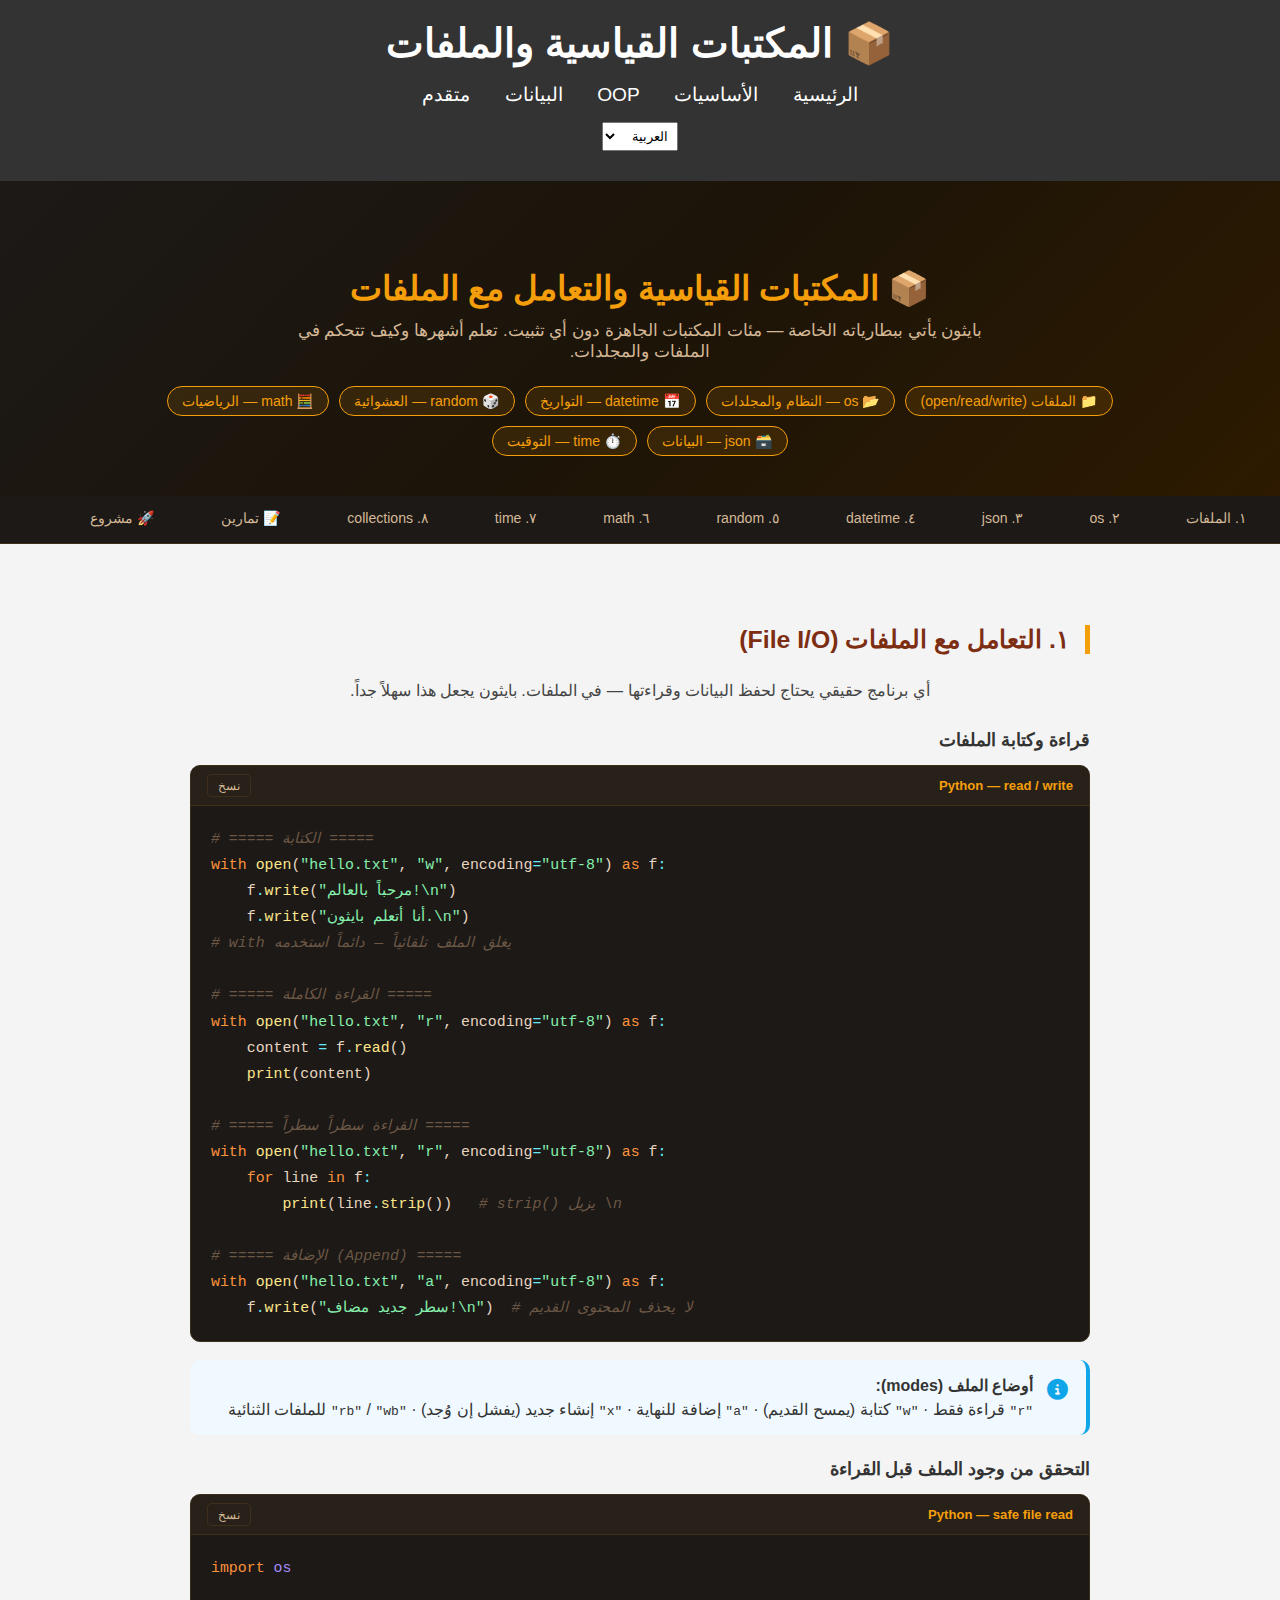
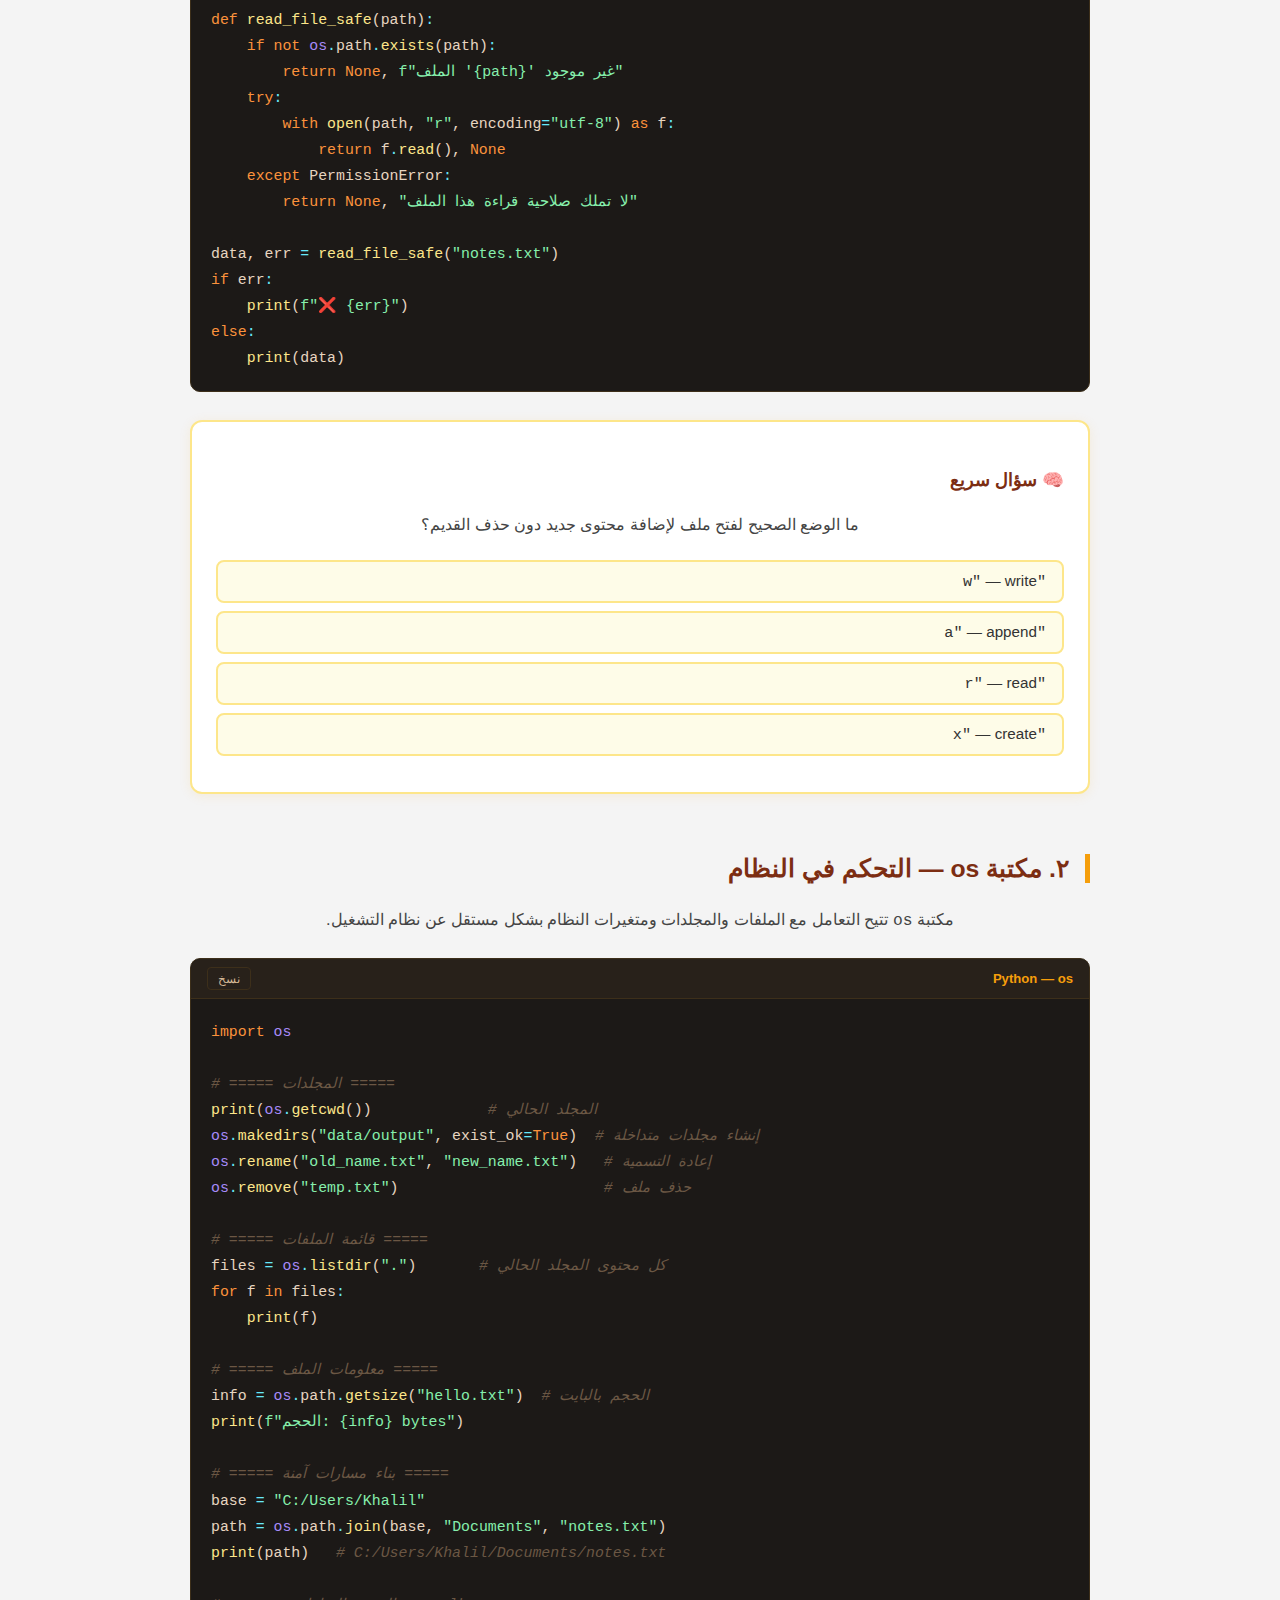
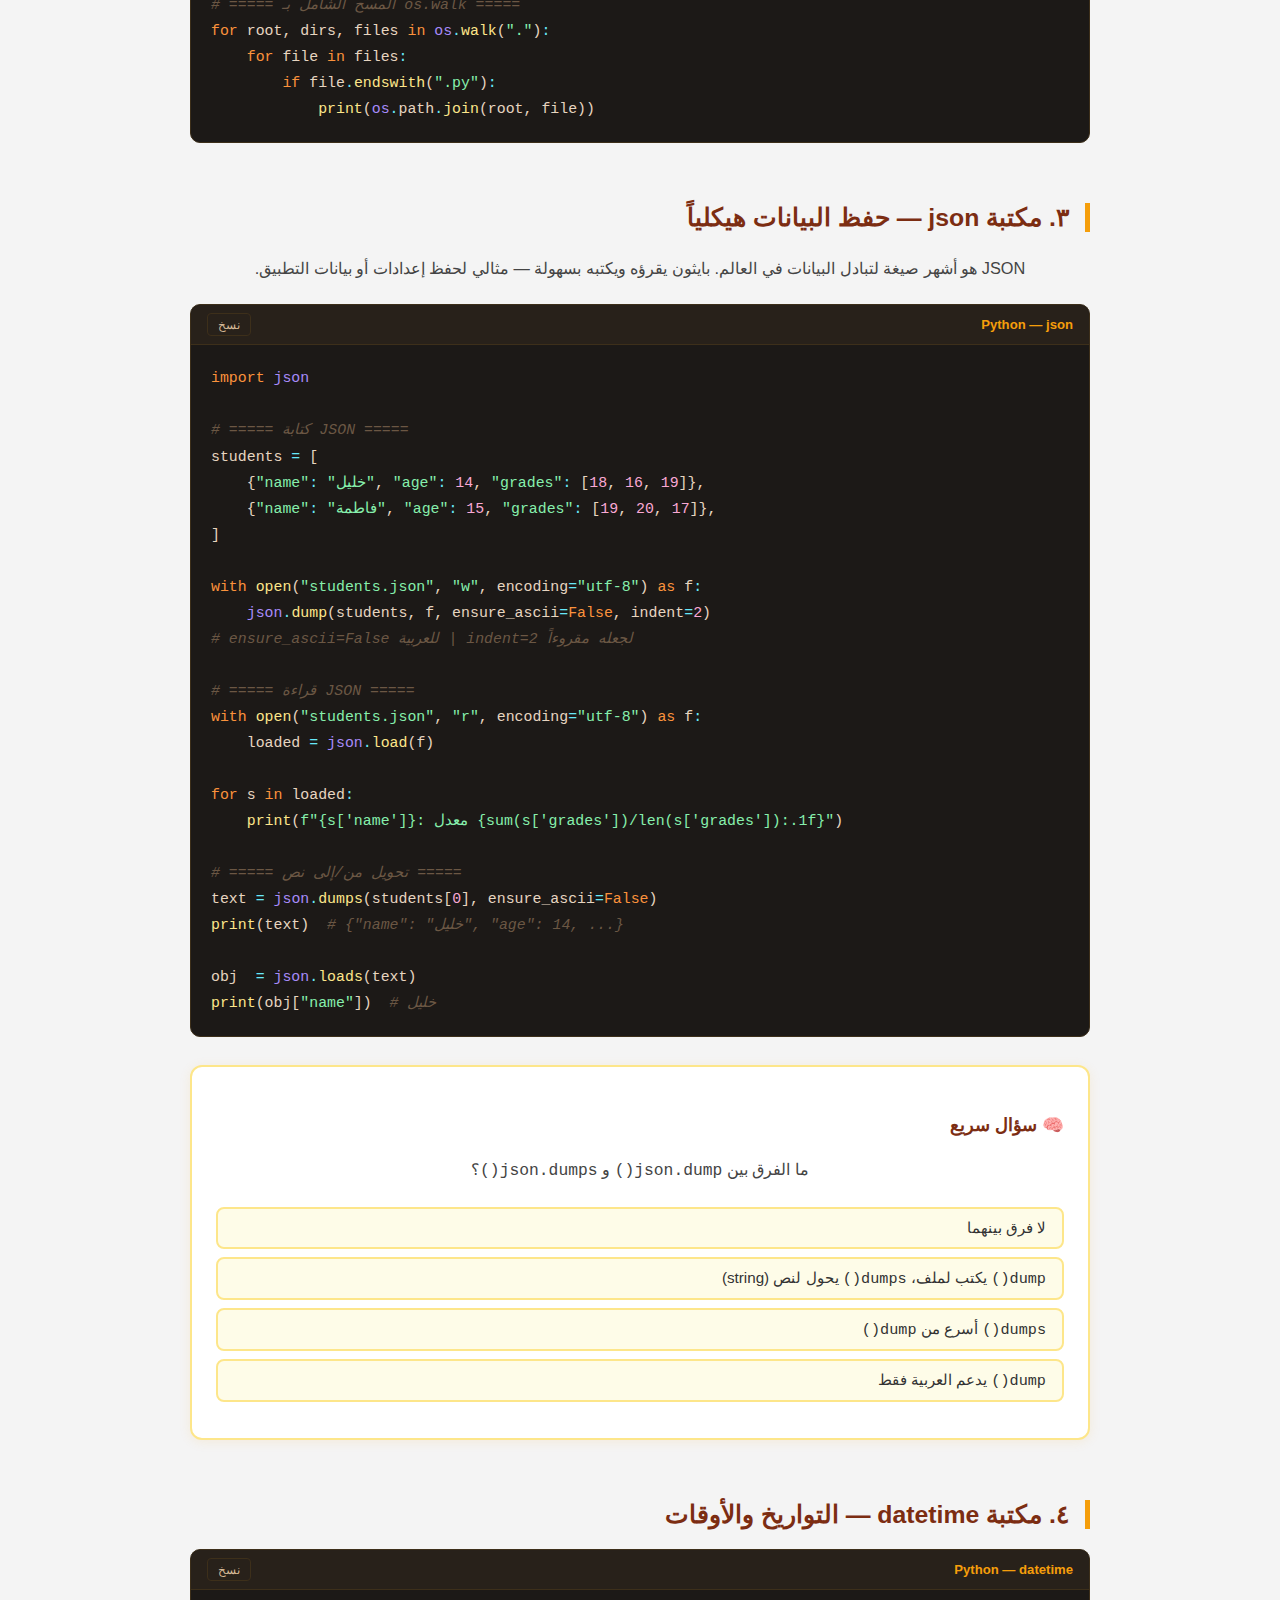
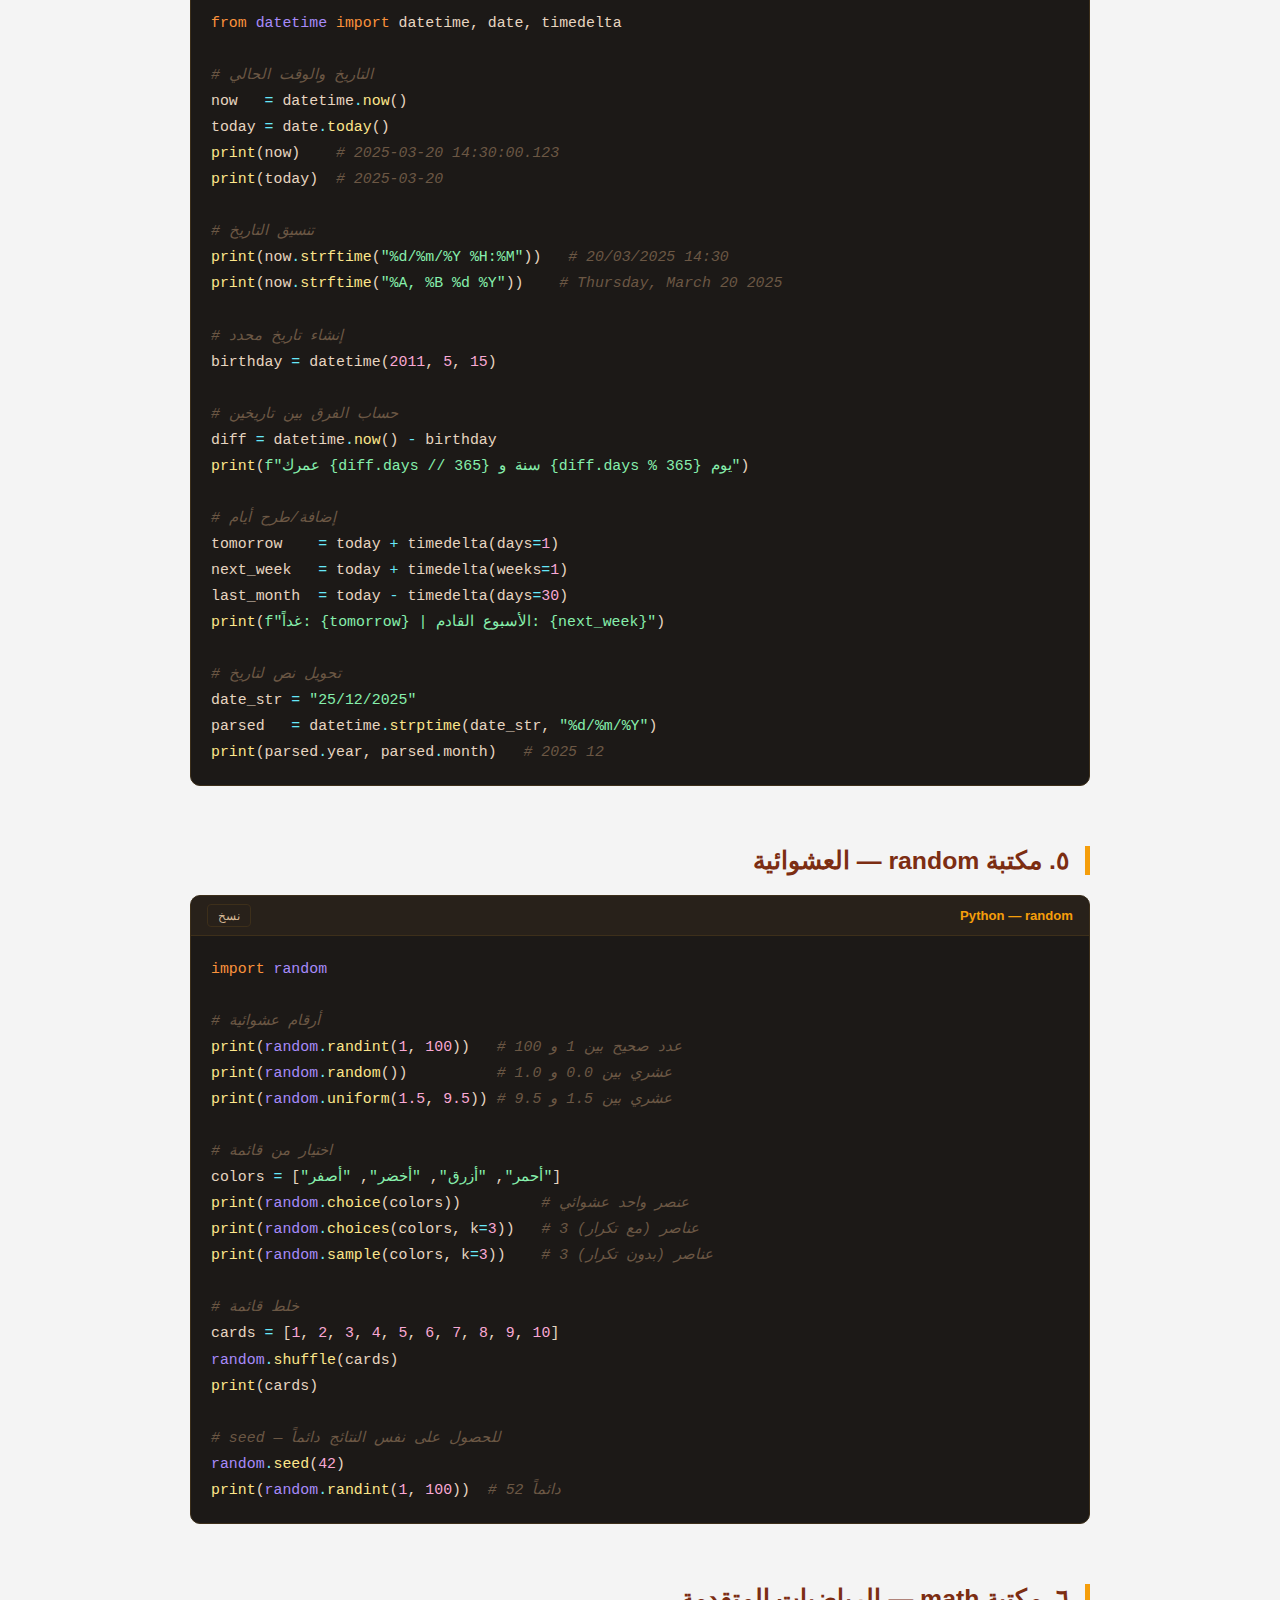
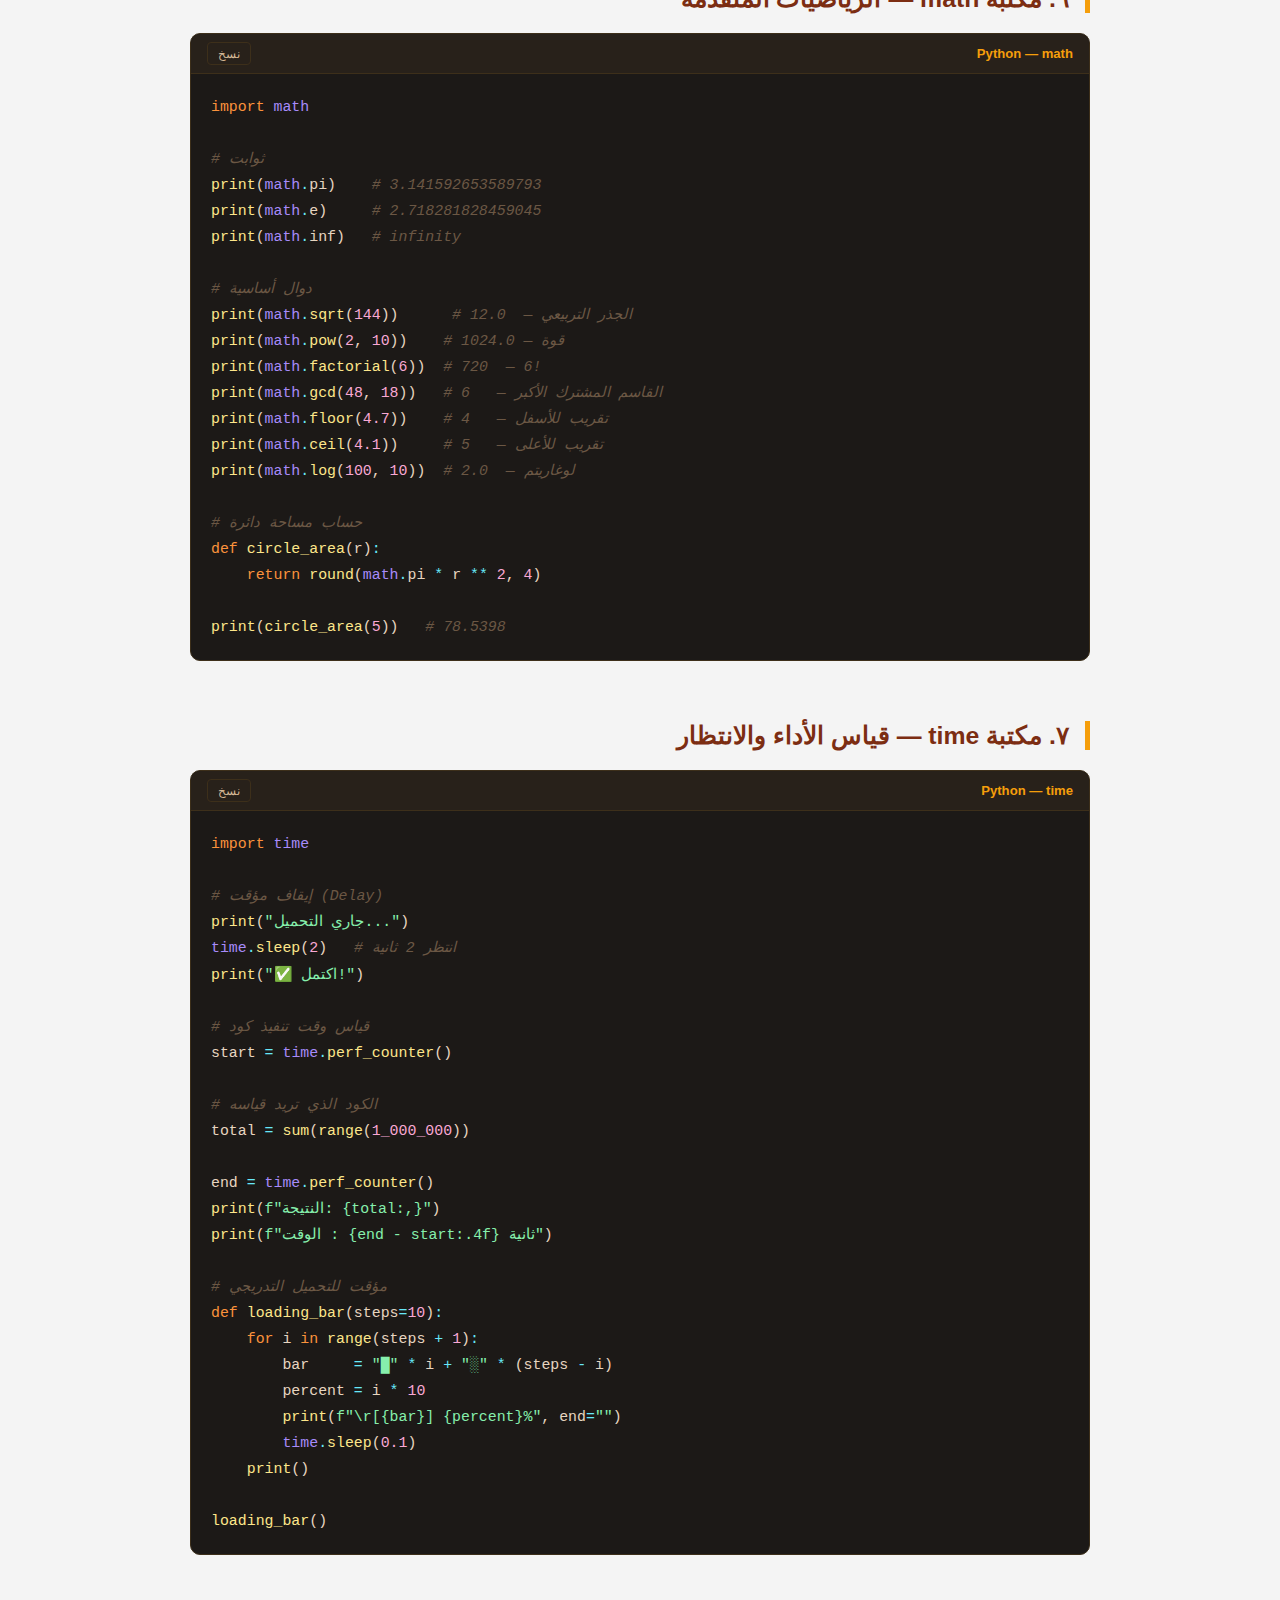
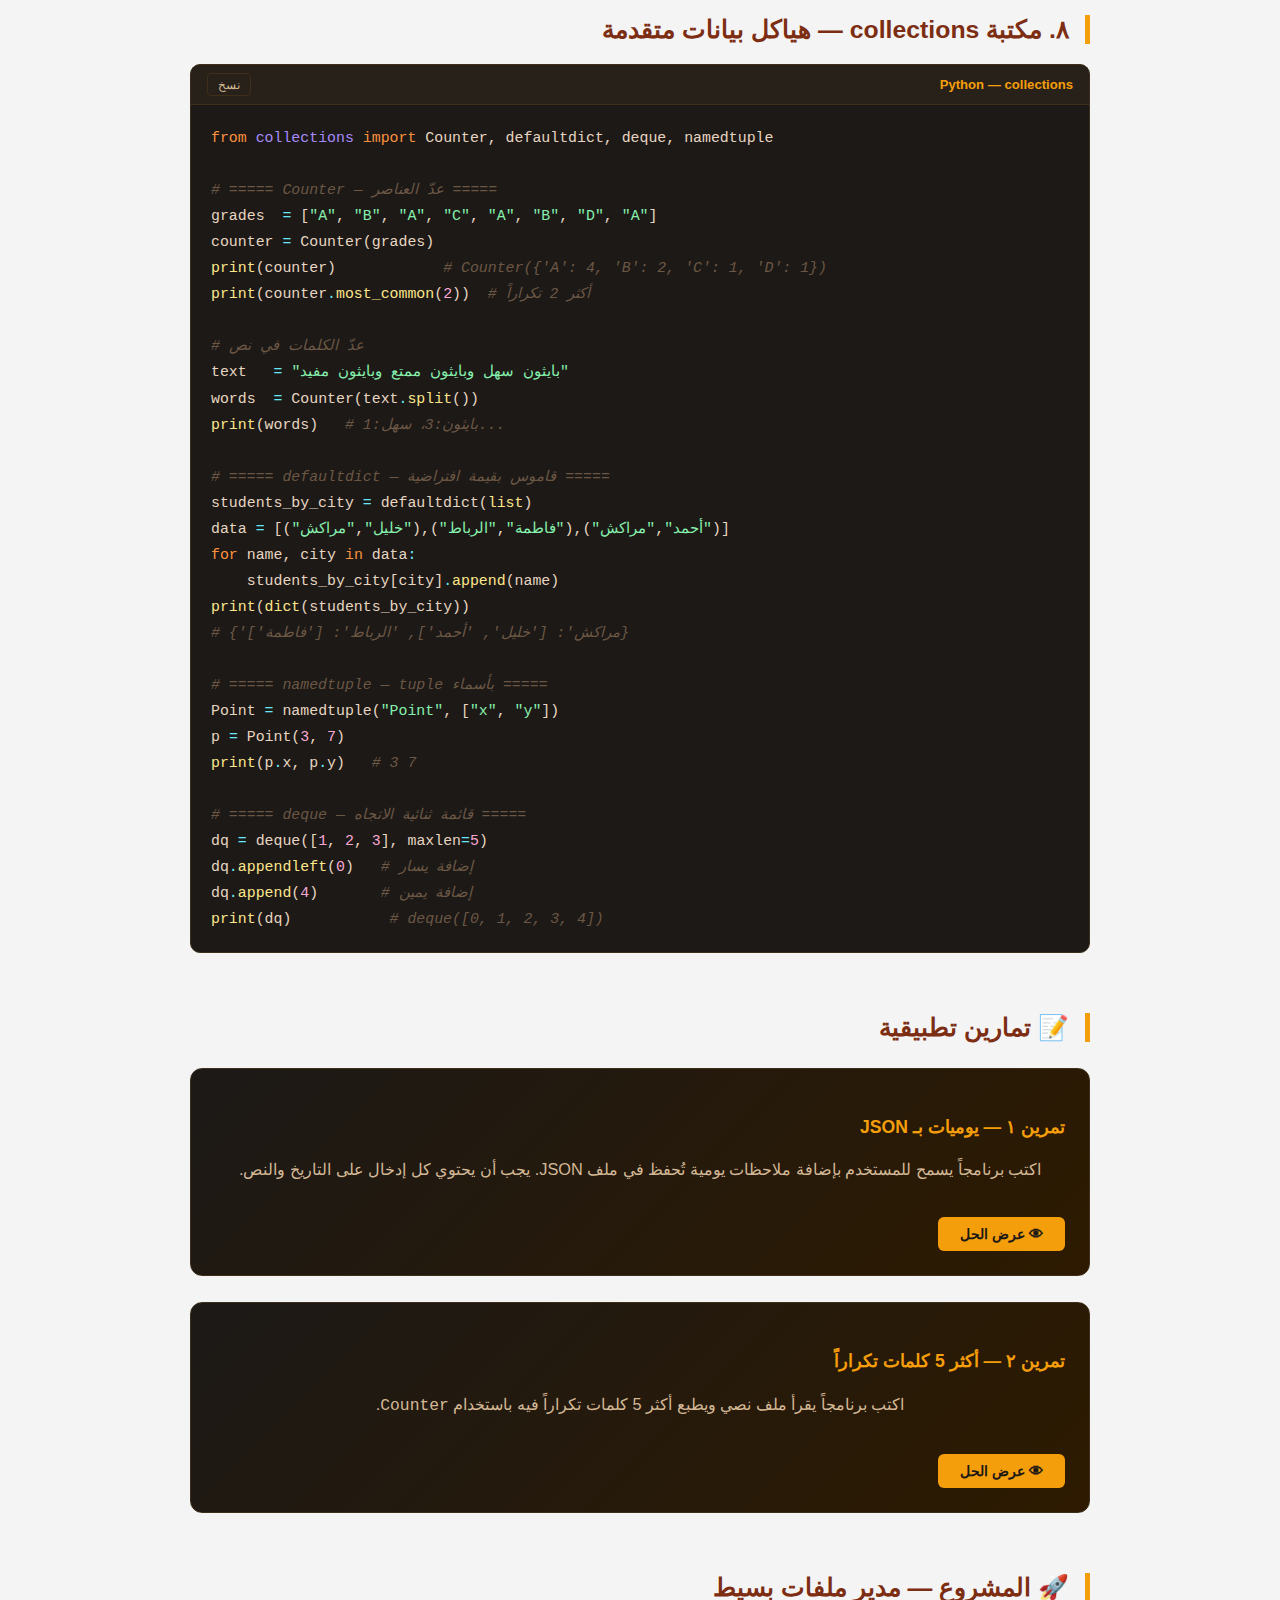
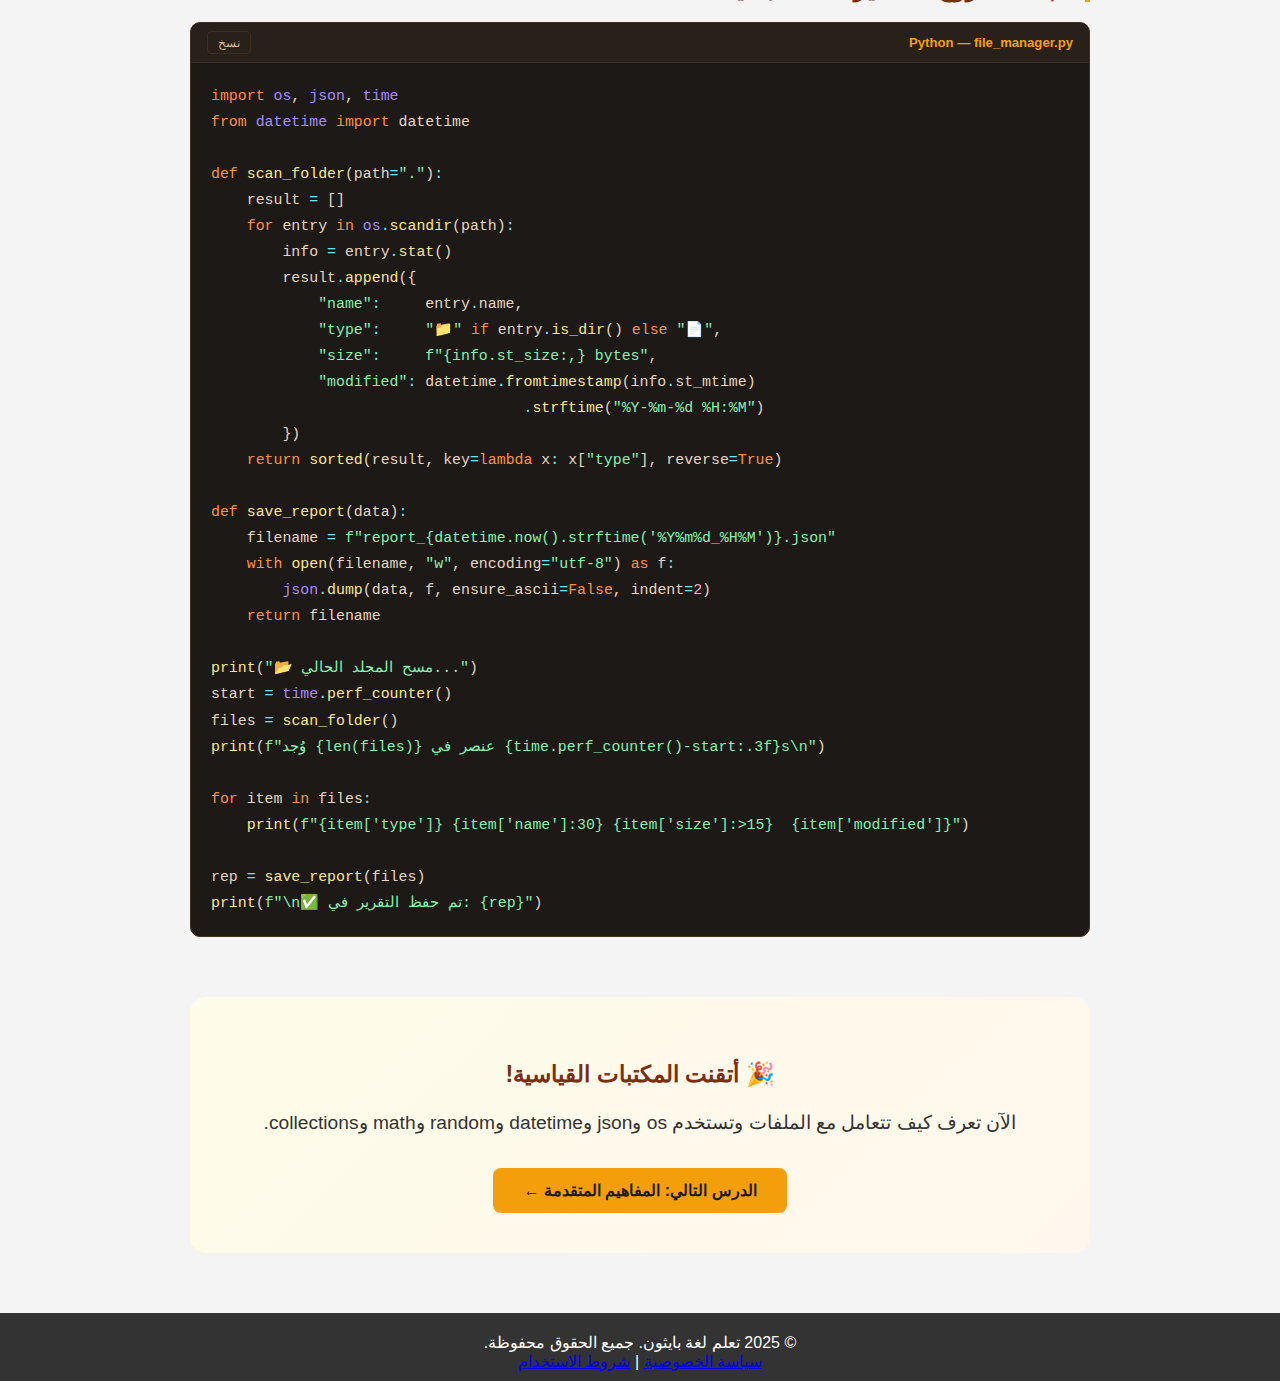
<file: maktaba.html>
<!DOCTYPE html>
<html lang="ar" dir="rtl">
<head>
    <meta charset="UTF-8">
    <meta name="viewport" content="width=device-width, initial-scale=1.0">
    <meta name="description" content="تعلم المكتبات القياسية لبايثون والتعامل مع الملفات — os وjson وdatetime وrandom وmath مع أمثلة وتمارين.">
    <meta name="google-adsense-account" content="ca-pub-6734955325699280">
    <title>المكتبات القياسية والملفات — بايثون</title>
    <link rel="icon" href="gogolanapropng.png" type="image/png">
    <link rel="stylesheet" href="styles.css">
    <link rel="stylesheet" href="https://cdnjs.cloudflare.com/ajax/libs/font-awesome/6.4.2/css/all.min.css">
    <script async src="https://pagead2.googlesyndication.com/pagead/js/adsbygoogle.js?client=ca-pub-6734955325699280" crossorigin="anonymous"></script>
    <style>
        :root{--accent:#f59e0b;--accent2:#d97706;--dark:#1c1917;--darker:#0c0a09;}
        .lesson-hero{background:linear-gradient(135deg,var(--dark) 0%,#1c1408 50%,#2d1a00 100%);color:white;padding:60px 0 40px;text-align:center}
        .lesson-hero h2{font-size:2.1rem;color:var(--accent);margin-bottom:12px}
        .lesson-hero p{font-size:1.05rem;color:#d4b896;max-width:700px;margin:0 auto 24px}
        .objectives-box{display:flex;flex-wrap:wrap;gap:10px;justify-content:center}
        .objective-tag{background:rgba(245,158,11,.12);border:1px solid var(--accent);color:var(--accent);padding:6px 14px;border-radius:20px;font-size:.88rem}
        .lesson-nav-bar{background:var(--dark);position:sticky;top:70px;z-index:900;overflow-x:auto;white-space:nowrap;border-bottom:1px solid #3d2f1a}
        .lesson-nav-bar ul{display:inline-flex;list-style:none;margin:0;padding:0}
        .lesson-nav-bar ul li a{display:block;padding:14px 18px;color:#d4b896;text-decoration:none;font-size:.88rem;border-bottom:3px solid transparent;transition:all .3s}
        .lesson-nav-bar ul li a:hover,.lesson-nav-bar ul li a.active{color:var(--accent);border-bottom-color:var(--accent)}
        .lesson-content{max-width:900px;margin:0 auto;padding:40px 20px}
        .lesson-section{margin-bottom:60px;scroll-margin-top:130px}
        .lesson-section h3{font-size:1.55rem;color:#7c2d12;border-right:5px solid var(--accent);padding-right:16px;margin-bottom:20px}
        .lesson-section h4{font-size:1.1rem;color:#333;margin:24px 0 10px;font-weight:700}
        .lesson-section p,.lesson-section li{font-size:1.02rem;line-height:2;color:#444}
        .tip-box,.warning-box,.info-box{border-radius:10px;padding:16px 18px;margin:18px 0;display:flex;gap:14px;align-items:flex-start}
        .tip-box{background:#fefce8;border-right:4px solid var(--accent)}
        .warning-box{background:#fff7ed;border-right:4px solid #ea580c}
        .info-box{background:#f0f9ff;border-right:4px solid #0ea5e9}
        .tip-box .icon{color:var(--accent);font-size:1.3rem;margin-top:2px}
        .warning-box .icon{color:#ea580c;font-size:1.3rem;margin-top:2px}
        .info-box .icon{color:#0ea5e9;font-size:1.3rem;margin-top:2px}
        .tip-box strong,.warning-box strong,.info-box strong{display:block;margin-bottom:5px}
        .code-block{background:#1c1917;border:1px solid #3d2f1a;border-radius:10px;overflow:hidden;margin:14px 0;direction:ltr}
        .code-header{background:#28211a;padding:8px 16px;display:flex;justify-content:space-between;align-items:center;direction:rtl;border-bottom:1px solid #3d2f1a}
        .code-lang{color:var(--accent);font-size:.82rem;font-weight:bold}
        .copy-btn{background:transparent;border:1px solid #3d2f1a;color:#d4b896;padding:3px 10px;border-radius:4px;cursor:pointer;font-size:.78rem;transition:all .2s}
        .copy-btn:hover{border-color:var(--accent);color:var(--accent)}
        .code-block pre{margin:0;padding:20px;background:transparent;color:#e7d5c0;font-size:.93rem;overflow-x:auto}
        .code-block pre code{direction:ltr;text-align:left;display:block;font-family:'Fira Code','Consolas',monospace;line-height:1.75}
        .c-kw{color:#fb923c}.c-fn{color:#fde68a}.c-str{color:#86efac}.c-num{color:#f9a8d4}.c-cmt{color:#6b5744;font-style:italic}.c-var{color:#e7d5c0}.c-op{color:#67e8f9}.c-cls{color:#fbbf24}.c-mod{color:#a78bfa}
        /* تمارين تفاعلية */
        .quiz-box{background:#fff;border:2px solid #fde68a;border-radius:12px;padding:24px;margin:28px 0;box-shadow:0 2px 12px rgba(245,158,11,.1)}
        .quiz-box h4{color:#7c2d12;font-size:1.1rem;margin-bottom:14px;display:flex;align-items:center;gap:8px}
        .quiz-options{display:flex;flex-direction:column;gap:8px;margin:12px 0}
        .quiz-opt{background:#fefce8;border:2px solid #fde68a;border-radius:8px;padding:10px 16px;cursor:pointer;font-size:.95rem;transition:all .2s;text-align:right}
        .quiz-opt:hover{background:#fef9c3;border-color:var(--accent)}
        .quiz-opt.correct{background:#dcfce7;border-color:#16a34a;color:#15803d}
        .quiz-opt.wrong{background:#fee2e2;border-color:#dc2626;color:#dc2626}
        .quiz-feedback{margin-top:10px;padding:10px 14px;border-radius:8px;font-size:.93rem;display:none}
        .quiz-feedback.show{display:block}
        .quiz-feedback.ok{background:#dcfce7;color:#15803d}
        .quiz-feedback.no{background:#fee2e2;color:#dc2626}
        /* تمرين كتابي */
        .exercise-box{background:linear-gradient(135deg,#1c1917,#2d1a00);color:white;padding:24px;border-radius:12px;margin:26px 0;border:1px solid #3d2f1a}
        .exercise-box h4{color:var(--accent);margin-bottom:10px;font-size:1.1rem}
        .exercise-box p,.exercise-box li{color:#d4b896;line-height:1.9}
        .solution-btn{background:var(--accent);color:#1c1917;border:none;padding:9px 22px;border-radius:6px;cursor:pointer;font-weight:bold;font-size:.9rem;margin-top:12px;transition:background .2s}
        .solution-btn:hover{background:var(--accent2)}
        .solution-content{display:none;margin-top:14px}
        .solution-content.visible{display:block}
        .lib-badge{display:inline-block;background:rgba(245,158,11,.15);border:1px solid var(--accent);color:var(--accent2);padding:4px 12px;border-radius:14px;font-size:.82rem;font-family:monospace;margin:3px}
        .lesson-end{text-align:center;padding:40px 20px;background:linear-gradient(135deg,#fefce8,#fff7ed);border-radius:16px;margin-top:40px}
        .lesson-end h3{color:#7c2d12;font-size:1.45rem}
        .next-btn{display:inline-block;background:var(--accent);color:#1c1917;padding:13px 30px;border-radius:8px;text-decoration:none;font-weight:bold;margin-top:14px;transition:all .3s}
        .next-btn:hover{background:var(--accent2);transform:translateX(-4px)}
        @media(max-width:768px){.lesson-hero h2{font-size:1.45rem}.lesson-content{padding:20px 12px}}
    </style>
</head>
<body>
    <header>
        <div class="container">
            <h1>📦 المكتبات القياسية والملفات</h1>
            <nav>
                <ul>
                    <li><a href="index.html" data-i18n="nav-home">الرئيسية</a></li>
                    <li><a href="mo9adima.html">الأساسيات</a></li>
                    <li><a href="kainat.html">OOP</a></li>
                    <li><a href="byanat.html">البيانات</a></li>
                    <li><a href="mutaqaddim.html">متقدم</a></li>
                </ul>
                <select id="language-select" aria-label="اختيار اللغة">
                    <option value="ar">العربية</option>
                    <option value="en">English</option>
                </select>
            </nav>
        </div>
    </header>

    <div class="lesson-hero">
        <div class="container">
            <h2>📦 المكتبات القياسية والتعامل مع الملفات</h2>
            <p>بايثون يأتي ببطارياته الخاصة — مئات المكتبات الجاهزة دون أي تثبيت. تعلم أشهرها وكيف تتحكم في الملفات والمجلدات.</p>
            <div class="objectives-box">
                <span class="objective-tag">📁 الملفات (open/read/write)</span>
                <span class="objective-tag">📂 os — النظام والمجلدات</span>
                <span class="objective-tag">📅 datetime — التواريخ</span>
                <span class="objective-tag">🎲 random — العشوائية</span>
                <span class="objective-tag">🧮 math — الرياضيات</span>
                <span class="objective-tag">🗃️ json — البيانات</span>
                <span class="objective-tag">⏱️ time — التوقيت</span>
            </div>
        </div>
    </div>

    <nav class="lesson-nav-bar">
        <ul>
            <li><a href="#files">١. الملفات</a></li>
            <li><a href="#os">٢. os</a></li>
            <li><a href="#json">٣. json</a></li>
            <li><a href="#datetime">٤. datetime</a></li>
            <li><a href="#random">٥. random</a></li>
            <li><a href="#math">٦. math</a></li>
            <li><a href="#time">٧. time</a></li>
            <li><a href="#collections">٨. collections</a></li>
            <li><a href="#exercises">📝 تمارين</a></li>
            <li><a href="#project">🚀 مشروع</a></li>
        </ul>
    </nav>

    <main>
        <ins class="adsbygoogle" style="display:block;margin:16px auto;max-width:900px;"
             data-ad-client="ca-pub-6734955325699280" data-ad-slot="YOUR_AD_SLOT_ID"
             data-ad-format="auto" data-full-width-responsive="true"></ins>
        <script>(adsbygoogle = window.adsbygoogle || []).push({});</script>

        <div class="lesson-content">

            <!-- ١ الملفات -->
            <div class="lesson-section" id="files">
                <h3>١. التعامل مع الملفات (File I/O)</h3>
                <p>أي برنامج حقيقي يحتاج لحفظ البيانات وقراءتها — في الملفات. بايثون يجعل هذا سهلاً جداً.</p>

                <h4>قراءة وكتابة الملفات</h4>
                <div class="code-block">
                    <div class="code-header"><span class="code-lang">Python — read / write</span><button class="copy-btn" onclick="copyCode(this)">نسخ</button></div>
                    <pre><code><span class="c-cmt"># ===== الكتابة =====</span>
<span class="c-kw">with</span> <span class="c-fn">open</span>(<span class="c-str">"hello.txt"</span>, <span class="c-str">"w"</span>, encoding<span class="c-op">=</span><span class="c-str">"utf-8"</span>) <span class="c-kw">as</span> <span class="c-var">f</span><span class="c-op">:</span>
    <span class="c-var">f</span><span class="c-op">.</span><span class="c-fn">write</span>(<span class="c-str">"مرحباً بالعالم!\n"</span>)
    <span class="c-var">f</span><span class="c-op">.</span><span class="c-fn">write</span>(<span class="c-str">"أنا أتعلم بايثون.\n"</span>)
<span class="c-cmt"># with يغلق الملف تلقائياً — دائماً استخدمه</span>

<span class="c-cmt"># ===== القراءة الكاملة =====</span>
<span class="c-kw">with</span> <span class="c-fn">open</span>(<span class="c-str">"hello.txt"</span>, <span class="c-str">"r"</span>, encoding<span class="c-op">=</span><span class="c-str">"utf-8"</span>) <span class="c-kw">as</span> <span class="c-var">f</span><span class="c-op">:</span>
    <span class="c-var">content</span> <span class="c-op">=</span> <span class="c-var">f</span><span class="c-op">.</span><span class="c-fn">read</span>()
    <span class="c-fn">print</span>(<span class="c-var">content</span>)

<span class="c-cmt"># ===== القراءة سطراً سطراً =====</span>
<span class="c-kw">with</span> <span class="c-fn">open</span>(<span class="c-str">"hello.txt"</span>, <span class="c-str">"r"</span>, encoding<span class="c-op">=</span><span class="c-str">"utf-8"</span>) <span class="c-kw">as</span> <span class="c-var">f</span><span class="c-op">:</span>
    <span class="c-kw">for</span> <span class="c-var">line</span> <span class="c-kw">in</span> <span class="c-var">f</span><span class="c-op">:</span>
        <span class="c-fn">print</span>(<span class="c-var">line</span><span class="c-op">.</span><span class="c-fn">strip</span>())   <span class="c-cmt"># strip() يزيل \n</span>

<span class="c-cmt"># ===== الإضافة (Append) =====</span>
<span class="c-kw">with</span> <span class="c-fn">open</span>(<span class="c-str">"hello.txt"</span>, <span class="c-str">"a"</span>, encoding<span class="c-op">=</span><span class="c-str">"utf-8"</span>) <span class="c-kw">as</span> <span class="c-var">f</span><span class="c-op">:</span>
    <span class="c-var">f</span><span class="c-op">.</span><span class="c-fn">write</span>(<span class="c-str">"سطر جديد مضاف!\n"</span>)  <span class="c-cmt"># لا يحذف المحتوى القديم</span></code></pre>
                </div>

                <div class="info-box">
                    <span class="icon"><i class="fas fa-info-circle"></i></span>
                    <div><strong>أوضاع الملف (modes):</strong>
                        <code>"r"</code> قراءة فقط ·
                        <code>"w"</code> كتابة (يمسح القديم) ·
                        <code>"a"</code> إضافة للنهاية ·
                        <code>"x"</code> إنشاء جديد (يفشل إن وُجد) ·
                        <code>"rb"</code> / <code>"wb"</code> للملفات الثنائية
                    </div>
                </div>

                <h4>التحقق من وجود الملف قبل القراءة</h4>
                <div class="code-block">
                    <div class="code-header"><span class="code-lang">Python — safe file read</span><button class="copy-btn" onclick="copyCode(this)">نسخ</button></div>
                    <pre><code><span class="c-kw">import</span> <span class="c-mod">os</span>

<span class="c-kw">def</span> <span class="c-fn">read_file_safe</span>(<span class="c-var">path</span>)<span class="c-op">:</span>
    <span class="c-kw">if</span> <span class="c-kw">not</span> <span class="c-mod">os</span><span class="c-op">.</span>path<span class="c-op">.</span><span class="c-fn">exists</span>(<span class="c-var">path</span>)<span class="c-op">:</span>
        <span class="c-kw">return</span> <span class="c-kw">None</span>, <span class="c-str">f"الملف '{path}' غير موجود"</span>
    <span class="c-kw">try</span><span class="c-op">:</span>
        <span class="c-kw">with</span> <span class="c-fn">open</span>(<span class="c-var">path</span>, <span class="c-str">"r"</span>, encoding<span class="c-op">=</span><span class="c-str">"utf-8"</span>) <span class="c-kw">as</span> <span class="c-var">f</span><span class="c-op">:</span>
            <span class="c-kw">return</span> <span class="c-var">f</span><span class="c-op">.</span><span class="c-fn">read</span>(), <span class="c-kw">None</span>
    <span class="c-kw">except</span> PermissionError<span class="c-op">:</span>
        <span class="c-kw">return</span> <span class="c-kw">None</span>, <span class="c-str">"لا تملك صلاحية قراءة هذا الملف"</span>

<span class="c-var">data</span>, <span class="c-var">err</span> <span class="c-op">=</span> <span class="c-fn">read_file_safe</span>(<span class="c-str">"notes.txt"</span>)
<span class="c-kw">if</span> <span class="c-var">err</span><span class="c-op">:</span>
    <span class="c-fn">print</span>(<span class="c-str">f"❌ {err}"</span>)
<span class="c-kw">else</span><span class="c-op">:</span>
    <span class="c-fn">print</span>(<span class="c-var">data</span>)</code></pre>
                </div>

                <!-- تمرين ١ -->
                <div class="quiz-box">
                    <h4>🧠 سؤال سريع</h4>
                    <p>ما الوضع الصحيح لفتح ملف لإضافة محتوى جديد دون حذف القديم؟</p>
                    <div class="quiz-options">
                        <div class="quiz-opt" onclick="checkQuiz(this,'wrong')"><code>"w"</code> — write</div>
                        <div class="quiz-opt" onclick="checkQuiz(this,'correct')"><code>"a"</code> — append</div>
                        <div class="quiz-opt" onclick="checkQuiz(this,'wrong')"><code>"r"</code> — read</div>
                        <div class="quiz-opt" onclick="checkQuiz(this,'wrong')"><code>"x"</code> — create</div>
                    </div>
                    <div class="quiz-feedback ok">✅ صحيح! <code>"a"</code> يضيف للنهاية دون حذف القديم. <code>"w"</code> يمسح كل شيء!</div>
                    <div class="quiz-feedback no">❌ خطأ. الوضع الصحيح هو <code>"a"</code> (append) الذي يضيف للنهاية دون حذف المحتوى القديم.</div>
                </div>
            </div>

            <!-- ٢ os -->
            <div class="lesson-section" id="os">
                <h3>٢. مكتبة os — التحكم في النظام</h3>
                <p>مكتبة <code>os</code> تتيح التعامل مع الملفات والمجلدات ومتغيرات النظام بشكل مستقل عن نظام التشغيل.</p>
                <div class="code-block">
                    <div class="code-header"><span class="code-lang">Python — os</span><button class="copy-btn" onclick="copyCode(this)">نسخ</button></div>
                    <pre><code><span class="c-kw">import</span> <span class="c-mod">os</span>

<span class="c-cmt"># ===== المجلدات =====</span>
<span class="c-fn">print</span>(<span class="c-mod">os</span><span class="c-op">.</span><span class="c-fn">getcwd</span>())             <span class="c-cmt"># المجلد الحالي</span>
<span class="c-mod">os</span><span class="c-op">.</span><span class="c-fn">makedirs</span>(<span class="c-str">"data/output"</span>, exist_ok<span class="c-op">=</span><span class="c-kw">True</span>)  <span class="c-cmt"># إنشاء مجلدات متداخلة</span>
<span class="c-mod">os</span><span class="c-op">.</span><span class="c-fn">rename</span>(<span class="c-str">"old_name.txt"</span>, <span class="c-str">"new_name.txt"</span>)   <span class="c-cmt"># إعادة التسمية</span>
<span class="c-mod">os</span><span class="c-op">.</span><span class="c-fn">remove</span>(<span class="c-str">"temp.txt"</span>)                       <span class="c-cmt"># حذف ملف</span>

<span class="c-cmt"># ===== قائمة الملفات =====</span>
<span class="c-var">files</span> <span class="c-op">=</span> <span class="c-mod">os</span><span class="c-op">.</span><span class="c-fn">listdir</span>(<span class="c-str">"."</span>)       <span class="c-cmt"># كل محتوى المجلد الحالي</span>
<span class="c-kw">for</span> <span class="c-var">f</span> <span class="c-kw">in</span> <span class="c-var">files</span><span class="c-op">:</span>
    <span class="c-fn">print</span>(<span class="c-var">f</span>)

<span class="c-cmt"># ===== معلومات الملف =====</span>
<span class="c-var">info</span> <span class="c-op">=</span> <span class="c-mod">os</span><span class="c-op">.</span>path<span class="c-op">.</span><span class="c-fn">getsize</span>(<span class="c-str">"hello.txt"</span>)  <span class="c-cmt"># الحجم بالبايت</span>
<span class="c-fn">print</span>(<span class="c-str">f"الحجم: {info} bytes"</span>)

<span class="c-cmt"># ===== بناء مسارات آمنة =====</span>
<span class="c-var">base</span> <span class="c-op">=</span> <span class="c-str">"C:/Users/Khalil"</span>
<span class="c-var">path</span> <span class="c-op">=</span> <span class="c-mod">os</span><span class="c-op">.</span>path<span class="c-op">.</span><span class="c-fn">join</span>(<span class="c-var">base</span>, <span class="c-str">"Documents"</span>, <span class="c-str">"notes.txt"</span>)
<span class="c-fn">print</span>(<span class="c-var">path</span>)   <span class="c-cmt"># C:/Users/Khalil/Documents/notes.txt</span>

<span class="c-cmt"># ===== المسح الشامل بـ os.walk =====</span>
<span class="c-kw">for</span> <span class="c-var">root</span>, <span class="c-var">dirs</span>, <span class="c-var">files</span> <span class="c-kw">in</span> <span class="c-mod">os</span><span class="c-op">.</span><span class="c-fn">walk</span>(<span class="c-str">"."</span>)<span class="c-op">:</span>
    <span class="c-kw">for</span> <span class="c-var">file</span> <span class="c-kw">in</span> <span class="c-var">files</span><span class="c-op">:</span>
        <span class="c-kw">if</span> <span class="c-var">file</span><span class="c-op">.</span><span class="c-fn">endswith</span>(<span class="c-str">".py"</span>)<span class="c-op">:</span>
            <span class="c-fn">print</span>(<span class="c-mod">os</span><span class="c-op">.</span>path<span class="c-op">.</span><span class="c-fn">join</span>(<span class="c-var">root</span>, <span class="c-var">file</span>))</code></pre>
                </div>
            </div>

            <!-- ٣ json -->
            <div class="lesson-section" id="json">
                <h3>٣. مكتبة json — حفظ البيانات هيكلياً</h3>
                <p>JSON هو أشهر صيغة لتبادل البيانات في العالم. بايثون يقرؤه ويكتبه بسهولة — مثالي لحفظ إعدادات أو بيانات التطبيق.</p>
                <div class="code-block">
                    <div class="code-header"><span class="code-lang">Python — json</span><button class="copy-btn" onclick="copyCode(this)">نسخ</button></div>
                    <pre><code><span class="c-kw">import</span> <span class="c-mod">json</span>

<span class="c-cmt"># ===== كتابة JSON =====</span>
<span class="c-var">students</span> <span class="c-op">=</span> [
    {<span class="c-str">"name"</span><span class="c-op">:</span> <span class="c-str">"خليل"</span>, <span class="c-str">"age"</span><span class="c-op">:</span> <span class="c-num">14</span>, <span class="c-str">"grades"</span><span class="c-op">:</span> [<span class="c-num">18</span>, <span class="c-num">16</span>, <span class="c-num">19</span>]},
    {<span class="c-str">"name"</span><span class="c-op">:</span> <span class="c-str">"فاطمة"</span>, <span class="c-str">"age"</span><span class="c-op">:</span> <span class="c-num">15</span>, <span class="c-str">"grades"</span><span class="c-op">:</span> [<span class="c-num">19</span>, <span class="c-num">20</span>, <span class="c-num">17</span>]},
]

<span class="c-kw">with</span> <span class="c-fn">open</span>(<span class="c-str">"students.json"</span>, <span class="c-str">"w"</span>, encoding<span class="c-op">=</span><span class="c-str">"utf-8"</span>) <span class="c-kw">as</span> <span class="c-var">f</span><span class="c-op">:</span>
    <span class="c-mod">json</span><span class="c-op">.</span><span class="c-fn">dump</span>(<span class="c-var">students</span>, <span class="c-var">f</span>, ensure_ascii<span class="c-op">=</span><span class="c-kw">False</span>, indent<span class="c-op">=</span><span class="c-num">2</span>)
<span class="c-cmt"># ensure_ascii=False للعربية | indent=2 لجعله مقروءاً</span>

<span class="c-cmt"># ===== قراءة JSON =====</span>
<span class="c-kw">with</span> <span class="c-fn">open</span>(<span class="c-str">"students.json"</span>, <span class="c-str">"r"</span>, encoding<span class="c-op">=</span><span class="c-str">"utf-8"</span>) <span class="c-kw">as</span> <span class="c-var">f</span><span class="c-op">:</span>
    <span class="c-var">loaded</span> <span class="c-op">=</span> <span class="c-mod">json</span><span class="c-op">.</span><span class="c-fn">load</span>(<span class="c-var">f</span>)

<span class="c-kw">for</span> <span class="c-var">s</span> <span class="c-kw">in</span> <span class="c-var">loaded</span><span class="c-op">:</span>
    <span class="c-fn">print</span>(<span class="c-str">f"{s['name']}: معدل {sum(s['grades'])/len(s['grades']):.1f}"</span>)

<span class="c-cmt"># ===== تحويل من/إلى نص =====</span>
<span class="c-var">text</span> <span class="c-op">=</span> <span class="c-mod">json</span><span class="c-op">.</span><span class="c-fn">dumps</span>(<span class="c-var">students</span>[<span class="c-num">0</span>], ensure_ascii<span class="c-op">=</span><span class="c-kw">False</span>)
<span class="c-fn">print</span>(<span class="c-var">text</span>)  <span class="c-cmt"># {"name": "خليل", "age": 14, ...}</span>

<span class="c-var">obj</span>  <span class="c-op">=</span> <span class="c-mod">json</span><span class="c-op">.</span><span class="c-fn">loads</span>(<span class="c-var">text</span>)
<span class="c-fn">print</span>(<span class="c-var">obj</span>[<span class="c-str">"name"</span>])  <span class="c-cmt"># خليل</span></code></pre>
                </div>

                <!-- تمرين json -->
                <div class="quiz-box">
                    <h4>🧠 سؤال سريع</h4>
                    <p>ما الفرق بين <code>json.dump()</code> و <code>json.dumps()</code>؟</p>
                    <div class="quiz-options">
                        <div class="quiz-opt" onclick="checkQuiz(this,'wrong')">لا فرق بينهما</div>
                        <div class="quiz-opt" onclick="checkQuiz(this,'correct')"><code>dump()</code> يكتب لملف، <code>dumps()</code> يحول لنص (string)</div>
                        <div class="quiz-opt" onclick="checkQuiz(this,'wrong')"><code>dumps()</code> أسرع من <code>dump()</code></div>
                        <div class="quiz-opt" onclick="checkQuiz(this,'wrong')"><code>dump()</code> يدعم العربية فقط</div>
                    </div>
                    <div class="quiz-feedback ok">✅ ممتاز! الـ "s" في <code>dumps</code> تعني "string" — يرجع نصاً بدل الكتابة لملف.</div>
                    <div class="quiz-feedback no">❌ خطأ. <code>dump()</code> يكتب مباشرة لملف، بينما <code>dumps()</code> يحول البيانات لنص JSON تستطيع استخدامه في أي مكان.</div>
                </div>
            </div>

            <!-- ٤ datetime -->
            <div class="lesson-section" id="datetime">
                <h3>٤. مكتبة datetime — التواريخ والأوقات</h3>
                <div class="code-block">
                    <div class="code-header"><span class="code-lang">Python — datetime</span><button class="copy-btn" onclick="copyCode(this)">نسخ</button></div>
                    <pre><code><span class="c-kw">from</span> <span class="c-mod">datetime</span> <span class="c-kw">import</span> datetime, date, timedelta

<span class="c-cmt"># التاريخ والوقت الحالي</span>
<span class="c-var">now</span>   <span class="c-op">=</span> datetime<span class="c-op">.</span><span class="c-fn">now</span>()
<span class="c-var">today</span> <span class="c-op">=</span> date<span class="c-op">.</span><span class="c-fn">today</span>()
<span class="c-fn">print</span>(<span class="c-var">now</span>)    <span class="c-cmt"># 2025-03-20 14:30:00.123</span>
<span class="c-fn">print</span>(<span class="c-var">today</span>)  <span class="c-cmt"># 2025-03-20</span>

<span class="c-cmt"># تنسيق التاريخ</span>
<span class="c-fn">print</span>(<span class="c-var">now</span><span class="c-op">.</span><span class="c-fn">strftime</span>(<span class="c-str">"%d/%m/%Y %H:%M"</span>))   <span class="c-cmt"># 20/03/2025 14:30</span>
<span class="c-fn">print</span>(<span class="c-var">now</span><span class="c-op">.</span><span class="c-fn">strftime</span>(<span class="c-str">"%A, %B %d %Y"</span>))    <span class="c-cmt"># Thursday, March 20 2025</span>

<span class="c-cmt"># إنشاء تاريخ محدد</span>
<span class="c-var">birthday</span> <span class="c-op">=</span> datetime(<span class="c-num">2011</span>, <span class="c-num">5</span>, <span class="c-num">15</span>)

<span class="c-cmt"># حساب الفرق بين تاريخين</span>
<span class="c-var">diff</span> <span class="c-op">=</span> datetime<span class="c-op">.</span><span class="c-fn">now</span>() <span class="c-op">-</span> <span class="c-var">birthday</span>
<span class="c-fn">print</span>(<span class="c-str">f"عمرك {diff.days // 365} سنة و {diff.days % 365} يوم"</span>)

<span class="c-cmt"># إضافة/طرح أيام</span>
<span class="c-var">tomorrow</span>    <span class="c-op">=</span> today <span class="c-op">+</span> timedelta(days<span class="c-op">=</span><span class="c-num">1</span>)
<span class="c-var">next_week</span>   <span class="c-op">=</span> today <span class="c-op">+</span> timedelta(weeks<span class="c-op">=</span><span class="c-num">1</span>)
<span class="c-var">last_month</span>  <span class="c-op">=</span> today <span class="c-op">-</span> timedelta(days<span class="c-op">=</span><span class="c-num">30</span>)
<span class="c-fn">print</span>(<span class="c-str">f"غداً: {tomorrow} | الأسبوع القادم: {next_week}"</span>)

<span class="c-cmt"># تحويل نص لتاريخ</span>
<span class="c-var">date_str</span> <span class="c-op">=</span> <span class="c-str">"25/12/2025"</span>
<span class="c-var">parsed</span>   <span class="c-op">=</span> datetime<span class="c-op">.</span><span class="c-fn">strptime</span>(<span class="c-var">date_str</span>, <span class="c-str">"%d/%m/%Y"</span>)
<span class="c-fn">print</span>(<span class="c-var">parsed</span><span class="c-op">.</span>year, <span class="c-var">parsed</span><span class="c-op">.</span>month)   <span class="c-cmt"># 2025 12</span></code></pre>
                </div>
            </div>

            <!-- ٥ random -->
            <div class="lesson-section" id="random">
                <h3>٥. مكتبة random — العشوائية</h3>
                <div class="code-block">
                    <div class="code-header"><span class="code-lang">Python — random</span><button class="copy-btn" onclick="copyCode(this)">نسخ</button></div>
                    <pre><code><span class="c-kw">import</span> <span class="c-mod">random</span>

<span class="c-cmt"># أرقام عشوائية</span>
<span class="c-fn">print</span>(<span class="c-mod">random</span><span class="c-op">.</span><span class="c-fn">randint</span>(<span class="c-num">1</span>, <span class="c-num">100</span>))   <span class="c-cmt"># عدد صحيح بين 1 و 100</span>
<span class="c-fn">print</span>(<span class="c-mod">random</span><span class="c-op">.</span><span class="c-fn">random</span>())          <span class="c-cmt"># عشري بين 0.0 و 1.0</span>
<span class="c-fn">print</span>(<span class="c-mod">random</span><span class="c-op">.</span><span class="c-fn">uniform</span>(<span class="c-num">1.5</span>, <span class="c-num">9.5</span>)) <span class="c-cmt"># عشري بين 1.5 و 9.5</span>

<span class="c-cmt"># اختيار من قائمة</span>
<span class="c-var">colors</span> <span class="c-op">=</span> [<span class="c-str">"أحمر"</span>, <span class="c-str">"أزرق"</span>, <span class="c-str">"أخضر"</span>, <span class="c-str">"أصفر"</span>]
<span class="c-fn">print</span>(<span class="c-mod">random</span><span class="c-op">.</span><span class="c-fn">choice</span>(<span class="c-var">colors</span>))         <span class="c-cmt"># عنصر واحد عشوائي</span>
<span class="c-fn">print</span>(<span class="c-mod">random</span><span class="c-op">.</span><span class="c-fn">choices</span>(<span class="c-var">colors</span>, k<span class="c-op">=</span><span class="c-num">3</span>))   <span class="c-cmt"># 3 عناصر (مع تكرار)</span>
<span class="c-fn">print</span>(<span class="c-mod">random</span><span class="c-op">.</span><span class="c-fn">sample</span>(<span class="c-var">colors</span>, k<span class="c-op">=</span><span class="c-num">3</span>))    <span class="c-cmt"># 3 عناصر (بدون تكرار)</span>

<span class="c-cmt"># خلط قائمة</span>
<span class="c-var">cards</span> <span class="c-op">=</span> [<span class="c-num">1</span>, <span class="c-num">2</span>, <span class="c-num">3</span>, <span class="c-num">4</span>, <span class="c-num">5</span>, <span class="c-num">6</span>, <span class="c-num">7</span>, <span class="c-num">8</span>, <span class="c-num">9</span>, <span class="c-num">10</span>]
<span class="c-mod">random</span><span class="c-op">.</span><span class="c-fn">shuffle</span>(<span class="c-var">cards</span>)
<span class="c-fn">print</span>(<span class="c-var">cards</span>)

<span class="c-cmt"># seed — للحصول على نفس النتائج دائماً</span>
<span class="c-mod">random</span><span class="c-op">.</span><span class="c-fn">seed</span>(<span class="c-num">42</span>)
<span class="c-fn">print</span>(<span class="c-mod">random</span><span class="c-op">.</span><span class="c-fn">randint</span>(<span class="c-num">1</span>, <span class="c-num">100</span>))  <span class="c-cmt"># دائماً 52</span></code></pre>
                </div>
            </div>

            <!-- ٦ math -->
            <div class="lesson-section" id="math">
                <h3>٦. مكتبة math — الرياضيات المتقدمة</h3>
                <div class="code-block">
                    <div class="code-header"><span class="code-lang">Python — math</span><button class="copy-btn" onclick="copyCode(this)">نسخ</button></div>
                    <pre><code><span class="c-kw">import</span> <span class="c-mod">math</span>

<span class="c-cmt"># ثوابت</span>
<span class="c-fn">print</span>(<span class="c-mod">math</span><span class="c-op">.</span><span class="c-var">pi</span>)    <span class="c-cmt"># 3.141592653589793</span>
<span class="c-fn">print</span>(<span class="c-mod">math</span><span class="c-op">.</span><span class="c-var">e</span>)     <span class="c-cmt"># 2.718281828459045</span>
<span class="c-fn">print</span>(<span class="c-mod">math</span><span class="c-op">.</span><span class="c-var">inf</span>)   <span class="c-cmt"># infinity</span>

<span class="c-cmt"># دوال أساسية</span>
<span class="c-fn">print</span>(<span class="c-mod">math</span><span class="c-op">.</span><span class="c-fn">sqrt</span>(<span class="c-num">144</span>))      <span class="c-cmt"># 12.0  — الجذر التربيعي</span>
<span class="c-fn">print</span>(<span class="c-mod">math</span><span class="c-op">.</span><span class="c-fn">pow</span>(<span class="c-num">2</span>, <span class="c-num">10</span>))    <span class="c-cmt"># 1024.0 — قوة</span>
<span class="c-fn">print</span>(<span class="c-mod">math</span><span class="c-op">.</span><span class="c-fn">factorial</span>(<span class="c-num">6</span>))  <span class="c-cmt"># 720  — 6!</span>
<span class="c-fn">print</span>(<span class="c-mod">math</span><span class="c-op">.</span><span class="c-fn">gcd</span>(<span class="c-num">48</span>, <span class="c-num">18</span>))   <span class="c-cmt"># 6   — القاسم المشترك الأكبر</span>
<span class="c-fn">print</span>(<span class="c-mod">math</span><span class="c-op">.</span><span class="c-fn">floor</span>(<span class="c-num">4.7</span>))    <span class="c-cmt"># 4   — تقريب للأسفل</span>
<span class="c-fn">print</span>(<span class="c-mod">math</span><span class="c-op">.</span><span class="c-fn">ceil</span>(<span class="c-num">4.1</span>))     <span class="c-cmt"># 5   — تقريب للأعلى</span>
<span class="c-fn">print</span>(<span class="c-mod">math</span><span class="c-op">.</span><span class="c-fn">log</span>(<span class="c-num">100</span>, <span class="c-num">10</span>))  <span class="c-cmt"># 2.0  — لوغاريتم</span>

<span class="c-cmt"># حساب مساحة دائرة</span>
<span class="c-kw">def</span> <span class="c-fn">circle_area</span>(<span class="c-var">r</span>)<span class="c-op">:</span>
    <span class="c-kw">return</span> <span class="c-fn">round</span>(<span class="c-mod">math</span><span class="c-op">.</span><span class="c-var">pi</span> <span class="c-op">*</span> <span class="c-var">r</span> <span class="c-op">**</span> <span class="c-num">2</span>, <span class="c-num">4</span>)

<span class="c-fn">print</span>(<span class="c-fn">circle_area</span>(<span class="c-num">5</span>))   <span class="c-cmt"># 78.5398</span></code></pre>
                </div>
            </div>

            <!-- ٧ time -->
            <div class="lesson-section" id="time">
                <h3>٧. مكتبة time — قياس الأداء والانتظار</h3>
                <div class="code-block">
                    <div class="code-header"><span class="code-lang">Python — time</span><button class="copy-btn" onclick="copyCode(this)">نسخ</button></div>
                    <pre><code><span class="c-kw">import</span> <span class="c-mod">time</span>

<span class="c-cmt"># إيقاف مؤقت (Delay)</span>
<span class="c-fn">print</span>(<span class="c-str">"جاري التحميل..."</span>)
<span class="c-mod">time</span><span class="c-op">.</span><span class="c-fn">sleep</span>(<span class="c-num">2</span>)   <span class="c-cmt"># انتظر 2 ثانية</span>
<span class="c-fn">print</span>(<span class="c-str">"✅ اكتمل!"</span>)

<span class="c-cmt"># قياس وقت تنفيذ كود</span>
<span class="c-var">start</span> <span class="c-op">=</span> <span class="c-mod">time</span><span class="c-op">.</span><span class="c-fn">perf_counter</span>()

<span class="c-cmt"># الكود الذي تريد قياسه</span>
<span class="c-var">total</span> <span class="c-op">=</span> <span class="c-fn">sum</span>(<span class="c-fn">range</span>(<span class="c-num">1_000_000</span>))

<span class="c-var">end</span> <span class="c-op">=</span> <span class="c-mod">time</span><span class="c-op">.</span><span class="c-fn">perf_counter</span>()
<span class="c-fn">print</span>(<span class="c-str">f"النتيجة: {total:,}"</span>)
<span class="c-fn">print</span>(<span class="c-str">f"الوقت : {end - start:.4f} ثانية"</span>)

<span class="c-cmt"># مؤقت للتحميل التدريجي</span>
<span class="c-kw">def</span> <span class="c-fn">loading_bar</span>(<span class="c-var">steps</span><span class="c-op">=</span><span class="c-num">10</span>)<span class="c-op">:</span>
    <span class="c-kw">for</span> <span class="c-var">i</span> <span class="c-kw">in</span> <span class="c-fn">range</span>(<span class="c-var">steps</span> <span class="c-op">+</span> <span class="c-num">1</span>)<span class="c-op">:</span>
        <span class="c-var">bar</span>     <span class="c-op">=</span> <span class="c-str">"█"</span> <span class="c-op">*</span> <span class="c-var">i</span> <span class="c-op">+</span> <span class="c-str">"░"</span> <span class="c-op">*</span> (<span class="c-var">steps</span> <span class="c-op">-</span> <span class="c-var">i</span>)
        <span class="c-var">percent</span> <span class="c-op">=</span> <span class="c-var">i</span> <span class="c-op">*</span> <span class="c-num">10</span>
        <span class="c-fn">print</span>(<span class="c-str">f"\r[{bar}] {percent}%"</span>, end<span class="c-op">=</span><span class="c-str">""</span>)
        <span class="c-mod">time</span><span class="c-op">.</span><span class="c-fn">sleep</span>(<span class="c-num">0.1</span>)
    <span class="c-fn">print</span>()

<span class="c-fn">loading_bar</span>()</code></pre>
                </div>
            </div>

            <!-- ٨ collections -->
            <div class="lesson-section" id="collections">
                <h3>٨. مكتبة collections — هياكل بيانات متقدمة</h3>
                <div class="code-block">
                    <div class="code-header"><span class="code-lang">Python — collections</span><button class="copy-btn" onclick="copyCode(this)">نسخ</button></div>
                    <pre><code><span class="c-kw">from</span> <span class="c-mod">collections</span> <span class="c-kw">import</span> Counter, defaultdict, deque, namedtuple

<span class="c-cmt"># ===== Counter — عدّ العناصر =====</span>
<span class="c-var">grades</span>  <span class="c-op">=</span> [<span class="c-str">"A"</span>, <span class="c-str">"B"</span>, <span class="c-str">"A"</span>, <span class="c-str">"C"</span>, <span class="c-str">"A"</span>, <span class="c-str">"B"</span>, <span class="c-str">"D"</span>, <span class="c-str">"A"</span>]
<span class="c-var">counter</span> <span class="c-op">=</span> Counter(<span class="c-var">grades</span>)
<span class="c-fn">print</span>(<span class="c-var">counter</span>)            <span class="c-cmt"># Counter({'A': 4, 'B': 2, 'C': 1, 'D': 1})</span>
<span class="c-fn">print</span>(<span class="c-var">counter</span><span class="c-op">.</span><span class="c-fn">most_common</span>(<span class="c-num">2</span>))  <span class="c-cmt"># أكثر 2 تكراراً</span>

<span class="c-cmt"># عدّ الكلمات في نص</span>
<span class="c-var">text</span>   <span class="c-op">=</span> <span class="c-str">"بايثون سهل وبايثون ممتع وبايثون مفيد"</span>
<span class="c-var">words</span>  <span class="c-op">=</span> Counter(<span class="c-var">text</span><span class="c-op">.</span><span class="c-fn">split</span>())
<span class="c-fn">print</span>(<span class="c-var">words</span>)   <span class="c-cmt"># بايثون:3، سهل:1...</span>

<span class="c-cmt"># ===== defaultdict — قاموس بقيمة افتراضية =====</span>
<span class="c-var">students_by_city</span> <span class="c-op">=</span> defaultdict(<span class="c-fn">list</span>)
<span class="c-var">data</span> <span class="c-op">=</span> [(<span class="c-str">"خليل"</span>,<span class="c-str">"مراكش"</span>),(<span class="c-str">"فاطمة"</span>,<span class="c-str">"الرباط"</span>),(<span class="c-str">"أحمد"</span>,<span class="c-str">"مراكش"</span>)]
<span class="c-kw">for</span> <span class="c-var">name</span>, <span class="c-var">city</span> <span class="c-kw">in</span> <span class="c-var">data</span><span class="c-op">:</span>
    <span class="c-var">students_by_city</span>[<span class="c-var">city</span>]<span class="c-op">.</span><span class="c-fn">append</span>(<span class="c-var">name</span>)
<span class="c-fn">print</span>(<span class="c-fn">dict</span>(<span class="c-var">students_by_city</span>))
<span class="c-cmt"># {'مراكش': ['خليل', 'أحمد'], 'الرباط': ['فاطمة']}</span>

<span class="c-cmt"># ===== namedtuple — tuple بأسماء =====</span>
Point <span class="c-op">=</span> namedtuple(<span class="c-str">"Point"</span>, [<span class="c-str">"x"</span>, <span class="c-str">"y"</span>])
<span class="c-var">p</span> <span class="c-op">=</span> Point(<span class="c-num">3</span>, <span class="c-num">7</span>)
<span class="c-fn">print</span>(<span class="c-var">p</span><span class="c-op">.</span>x, <span class="c-var">p</span><span class="c-op">.</span>y)   <span class="c-cmt"># 3 7</span>

<span class="c-cmt"># ===== deque — قائمة ثنائية الاتجاه =====</span>
<span class="c-var">dq</span> <span class="c-op">=</span> deque([<span class="c-num">1</span>, <span class="c-num">2</span>, <span class="c-num">3</span>], maxlen<span class="c-op">=</span><span class="c-num">5</span>)
<span class="c-var">dq</span><span class="c-op">.</span><span class="c-fn">appendleft</span>(<span class="c-num">0</span>)   <span class="c-cmt"># إضافة يسار</span>
<span class="c-var">dq</span><span class="c-op">.</span><span class="c-fn">append</span>(<span class="c-num">4</span>)       <span class="c-cmt"># إضافة يمين</span>
<span class="c-fn">print</span>(<span class="c-var">dq</span>)           <span class="c-cmt"># deque([0, 1, 2, 3, 4])</span></code></pre>
                </div>
            </div>

            <!-- تمارين -->
            <div class="lesson-section" id="exercises">
                <h3>📝 تمارين تطبيقية</h3>

                <div class="exercise-box">
                    <h4>تمرين ١ — يوميات بـ JSON</h4>
                    <p>اكتب برنامجاً يسمح للمستخدم بإضافة ملاحظات يومية تُحفظ في ملف JSON. يجب أن يحتوي كل إدخال على التاريخ والنص.</p>
                    <button class="solution-btn" onclick="this.nextElementSibling.classList.toggle('visible')">👁 عرض الحل</button>
                    <div class="solution-content">
                        <div class="code-block">
                            <div class="code-header"><span class="code-lang">Python — الحل</span><button class="copy-btn" onclick="copyCode(this)">نسخ</button></div>
                            <pre><code><span class="c-kw">import</span> <span class="c-mod">json</span>, <span class="c-mod">os</span>
<span class="c-kw">from</span> <span class="c-mod">datetime</span> <span class="c-kw">import</span> datetime

<span class="c-var">FILE</span> <span class="c-op">=</span> <span class="c-str">"diary.json"</span>

<span class="c-kw">def</span> <span class="c-fn">load_entries</span>()<span class="c-op">:</span>
    <span class="c-kw">if</span> <span class="c-kw">not</span> <span class="c-mod">os</span><span class="c-op">.</span>path<span class="c-op">.</span><span class="c-fn">exists</span>(<span class="c-var">FILE</span>)<span class="c-op">:</span>
        <span class="c-kw">return</span> []
    <span class="c-kw">with</span> <span class="c-fn">open</span>(<span class="c-var">FILE</span>, <span class="c-str">"r"</span>, encoding<span class="c-op">=</span><span class="c-str">"utf-8"</span>) <span class="c-kw">as</span> <span class="c-var">f</span><span class="c-op">:</span>
        <span class="c-kw">return</span> <span class="c-mod">json</span><span class="c-op">.</span><span class="c-fn">load</span>(<span class="c-var">f</span>)

<span class="c-kw">def</span> <span class="c-fn">save_entries</span>(<span class="c-var">entries</span>)<span class="c-op">:</span>
    <span class="c-kw">with</span> <span class="c-fn">open</span>(<span class="c-var">FILE</span>, <span class="c-str">"w"</span>, encoding<span class="c-op">=</span><span class="c-str">"utf-8"</span>) <span class="c-kw">as</span> <span class="c-var">f</span><span class="c-op">:</span>
        <span class="c-mod">json</span><span class="c-op">.</span><span class="c-fn">dump</span>(<span class="c-var">entries</span>, <span class="c-var">f</span>, ensure_ascii<span class="c-op">=</span><span class="c-kw">False</span>, indent<span class="c-op">=</span><span class="c-num">2</span>)

<span class="c-var">entries</span> <span class="c-op">=</span> <span class="c-fn">load_entries</span>()

<span class="c-kw">while</span> <span class="c-kw">True</span><span class="c-op">:</span>
    <span class="c-fn">print</span>(<span class="c-str">"\n1. إضافة ملاحظة  2. عرض الكل  3. خروج"</span>)
    <span class="c-var">choice</span> <span class="c-op">=</span> <span class="c-fn">input</span>(<span class="c-str">"اختر: "</span>)
    <span class="c-kw">if</span> <span class="c-var">choice</span> <span class="c-op">==</span> <span class="c-str">"1"</span><span class="c-op">:</span>
        <span class="c-var">text</span> <span class="c-op">=</span> <span class="c-fn">input</span>(<span class="c-str">"اكتب ملاحظتك: "</span>)
        <span class="c-var">entries</span><span class="c-op">.</span><span class="c-fn">append</span>({
            <span class="c-str">"date"</span><span class="c-op">:</span> datetime<span class="c-op">.</span><span class="c-fn">now</span>()<span class="c-op">.</span><span class="c-fn">strftime</span>(<span class="c-str">"%Y-%m-%d %H:%M"</span>),
            <span class="c-str">"text"</span><span class="c-op">:</span> <span class="c-var">text</span>
        })
        <span class="c-fn">save_entries</span>(<span class="c-var">entries</span>)
        <span class="c-fn">print</span>(<span class="c-str">"✅ تم الحفظ"</span>)
    <span class="c-kw">elif</span> <span class="c-var">choice</span> <span class="c-op">==</span> <span class="c-str">"2"</span><span class="c-op">:</span>
        <span class="c-kw">for</span> <span class="c-var">e</span> <span class="c-kw">in</span> <span class="c-var">entries</span><span class="c-op">:</span>
            <span class="c-fn">print</span>(<span class="c-str">f"📅 {e['date']}: {e['text']}"</span>)
    <span class="c-kw">elif</span> <span class="c-var">choice</span> <span class="c-op">==</span> <span class="c-str">"3"</span><span class="c-op">:</span>
        <span class="c-kw">break</span></code></pre>
                        </div>
                    </div>
                </div>

                <div class="exercise-box">
                    <h4>تمرين ٢ — أكثر 5 كلمات تكراراً</h4>
                    <p>اكتب برنامجاً يقرأ ملف نصي ويطبع أكثر 5 كلمات تكراراً فيه باستخدام <code>Counter</code>.</p>
                    <button class="solution-btn" onclick="this.nextElementSibling.classList.toggle('visible')">👁 عرض الحل</button>
                    <div class="solution-content">
                        <div class="code-block">
                            <div class="code-header"><span class="code-lang">Python — الحل</span><button class="copy-btn" onclick="copyCode(this)">نسخ</button></div>
                            <pre><code><span class="c-kw">from</span> <span class="c-mod">collections</span> <span class="c-kw">import</span> Counter
<span class="c-kw">import</span> <span class="c-mod">re</span>

<span class="c-kw">def</span> <span class="c-fn">top_words</span>(<span class="c-var">filename</span>, <span class="c-var">n</span><span class="c-op">=</span><span class="c-num">5</span>)<span class="c-op">:</span>
    <span class="c-kw">with</span> <span class="c-fn">open</span>(<span class="c-var">filename</span>, <span class="c-str">"r"</span>, encoding<span class="c-op">=</span><span class="c-str">"utf-8"</span>) <span class="c-kw">as</span> <span class="c-var">f</span><span class="c-op">:</span>
        <span class="c-var">text</span> <span class="c-op">=</span> <span class="c-var">f</span><span class="c-op">.</span><span class="c-fn">read</span>()<span class="c-op">.</span><span class="c-fn">lower</span>()
    <span class="c-cmt"># استخرج الكلمات فقط (بدون علامات ترقيم)</span>
    <span class="c-var">words</span>   <span class="c-op">=</span> re<span class="c-op">.</span><span class="c-fn">findall</span>(<span class="c-str">r'\b\w+\b'</span>, <span class="c-var">text</span>)
    <span class="c-var">counter</span> <span class="c-op">=</span> Counter(<span class="c-var">words</span>)
    <span class="c-fn">print</span>(<span class="c-str">f"أكثر {n} كلمات تكراراً في '{filename}':"</span>)
    <span class="c-kw">for</span> <span class="c-var">word</span>, <span class="c-var">count</span> <span class="c-kw">in</span> <span class="c-var">counter</span><span class="c-op">.</span><span class="c-fn">most_common</span>(<span class="c-var">n</span>)<span class="c-op">:</span>
        <span class="c-fn">print</span>(<span class="c-str">f"  {word}: {count} مرة"</span>)

<span class="c-fn">top_words</span>(<span class="c-str">"story.txt"</span>)</code></pre>
                        </div>
                    </div>
                </div>
            </div>

            <!-- مشروع -->
            <div class="lesson-section" id="project">
                <h3>🚀 المشروع — مدير ملفات بسيط</h3>
                <div class="code-block">
                    <div class="code-header"><span class="code-lang">Python — file_manager.py</span><button class="copy-btn" onclick="copyCode(this)">نسخ</button></div>
                    <pre><code><span class="c-kw">import</span> <span class="c-mod">os</span>, <span class="c-mod">json</span>, <span class="c-mod">time</span>
<span class="c-kw">from</span> <span class="c-mod">datetime</span> <span class="c-kw">import</span> datetime

<span class="c-kw">def</span> <span class="c-fn">scan_folder</span>(<span class="c-var">path</span><span class="c-op">=</span><span class="c-str">"."</span>)<span class="c-op">:</span>
    <span class="c-var">result</span> <span class="c-op">=</span> []
    <span class="c-kw">for</span> <span class="c-var">entry</span> <span class="c-kw">in</span> <span class="c-mod">os</span><span class="c-op">.</span><span class="c-fn">scandir</span>(<span class="c-var">path</span>)<span class="c-op">:</span>
        <span class="c-var">info</span> <span class="c-op">=</span> <span class="c-var">entry</span><span class="c-op">.</span><span class="c-fn">stat</span>()
        <span class="c-var">result</span><span class="c-op">.</span><span class="c-fn">append</span>({
            <span class="c-str">"name"</span><span class="c-op">:</span>     <span class="c-var">entry</span><span class="c-op">.</span>name,
            <span class="c-str">"type"</span><span class="c-op">:</span>     <span class="c-str">"📁"</span> <span class="c-kw">if</span> <span class="c-var">entry</span><span class="c-op">.</span><span class="c-fn">is_dir</span>() <span class="c-kw">else</span> <span class="c-str">"📄"</span>,
            <span class="c-str">"size"</span><span class="c-op">:</span>     <span class="c-str">f"{info.st_size:,} bytes"</span>,
            <span class="c-str">"modified"</span><span class="c-op">:</span> datetime<span class="c-op">.</span><span class="c-fn">fromtimestamp</span>(<span class="c-var">info</span><span class="c-op">.</span>st_mtime)
                                   <span class="c-op">.</span><span class="c-fn">strftime</span>(<span class="c-str">"%Y-%m-%d %H:%M"</span>)
        })
    <span class="c-kw">return</span> <span class="c-fn">sorted</span>(<span class="c-var">result</span>, key<span class="c-op">=</span><span class="c-kw">lambda</span> x<span class="c-op">:</span> x[<span class="c-str">"type"</span>], reverse<span class="c-op">=</span><span class="c-kw">True</span>)

<span class="c-kw">def</span> <span class="c-fn">save_report</span>(<span class="c-var">data</span>)<span class="c-op">:</span>
    <span class="c-var">filename</span> <span class="c-op">=</span> <span class="c-str">f"report_{datetime.now().strftime('%Y%m%d_%H%M')}.json"</span>
    <span class="c-kw">with</span> <span class="c-fn">open</span>(<span class="c-var">filename</span>, <span class="c-str">"w"</span>, encoding<span class="c-op">=</span><span class="c-str">"utf-8"</span>) <span class="c-kw">as</span> <span class="c-var">f</span><span class="c-op">:</span>
        <span class="c-mod">json</span><span class="c-op">.</span><span class="c-fn">dump</span>(<span class="c-var">data</span>, <span class="c-var">f</span>, ensure_ascii<span class="c-op">=</span><span class="c-kw">False</span>, indent<span class="c-op">=</span><span class="c-num">2</span>)
    <span class="c-kw">return</span> <span class="c-var">filename</span>

<span class="c-fn">print</span>(<span class="c-str">"📂 مسح المجلد الحالي..."</span>)
<span class="c-var">start</span> <span class="c-op">=</span> <span class="c-mod">time</span><span class="c-op">.</span><span class="c-fn">perf_counter</span>()
<span class="c-var">files</span> <span class="c-op">=</span> <span class="c-fn">scan_folder</span>()
<span class="c-fn">print</span>(<span class="c-str">f"وُجد {len(files)} عنصر في {time.perf_counter()-start:.3f}s\n"</span>)

<span class="c-kw">for</span> <span class="c-var">item</span> <span class="c-kw">in</span> <span class="c-var">files</span><span class="c-op">:</span>
    <span class="c-fn">print</span>(<span class="c-str">f"{item['type']} {item['name']:30} {item['size']:>15}  {item['modified']}"</span>)

<span class="c-var">rep</span> <span class="c-op">=</span> <span class="c-fn">save_report</span>(<span class="c-var">files</span>)
<span class="c-fn">print</span>(<span class="c-str">f"\n✅ تم حفظ التقرير في: {rep}"</span>)</code></pre>
                </div>
            </div>

            <div class="lesson-end">
                <h3>🎉 أتقنت المكتبات القياسية!</h3>
                <p>الآن تعرف كيف تتعامل مع الملفات وتستخدم os وjson وdatetime وrandom وmath وcollections.</p>
                <a href="mutaqaddim.html" class="next-btn">الدرس التالي: المفاهيم المتقدمة ←</a>
            </div>
        </div>
    </main>

    <footer>
        <div class="container">
            <p>© 2025 تعلم لغة بايثون. جميع الحقوق محفوظة.</p>
            <p><a href="privacy.html">سياسة الخصوصية</a> | <a href="terms.html">شروط الاستخدام</a></p>
        </div>
    </footer>
    <script src="i18n.js" defer></script>
    <script>
        function copyCode(btn){const c=btn.closest('.code-block').querySelector('code').innerText;navigator.clipboard.writeText(c).then(()=>{btn.textContent='تم ✓';setTimeout(()=>btn.textContent='نسخ',2000);});}
        function checkQuiz(el,res){
            const box=el.closest('.quiz-box');
            box.querySelectorAll('.quiz-opt').forEach(o=>o.style.pointerEvents='none');
            el.classList.add(res);
            const fbs=box.querySelectorAll('.quiz-feedback');
            fbs[0].classList.toggle('show',res==='correct');
            fbs[1].classList.toggle('show',res==='wrong');
        }
        const sections=document.querySelectorAll('.lesson-section');
        const navLinks=document.querySelectorAll('.lesson-nav-bar a');
        window.addEventListener('scroll',()=>{let c='';sections.forEach(s=>{if(window.scrollY>=s.offsetTop-160)c=s.id;});navLinks.forEach(a=>{a.classList.remove('active');if(a.getAttribute('href')==='#'+c)a.classList.add('active');});});
    </script>
</body>
</html>
</file>
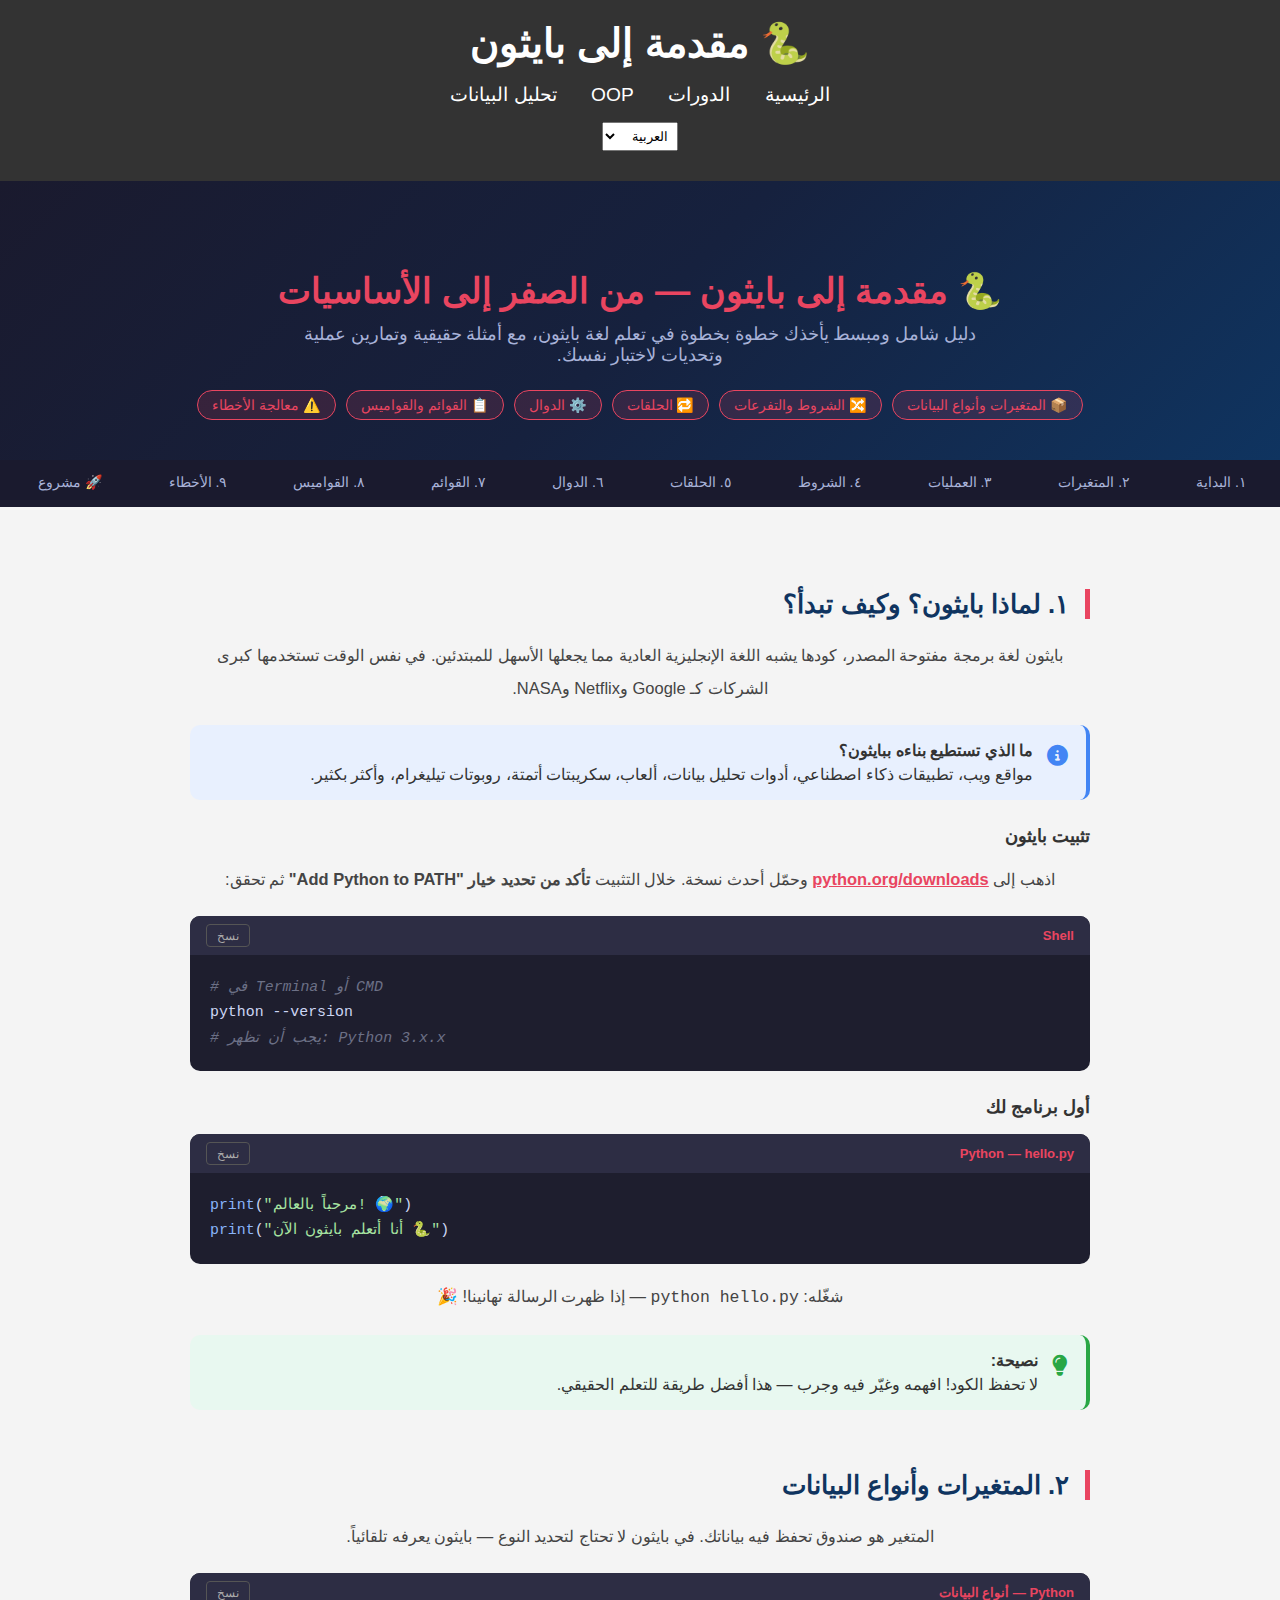
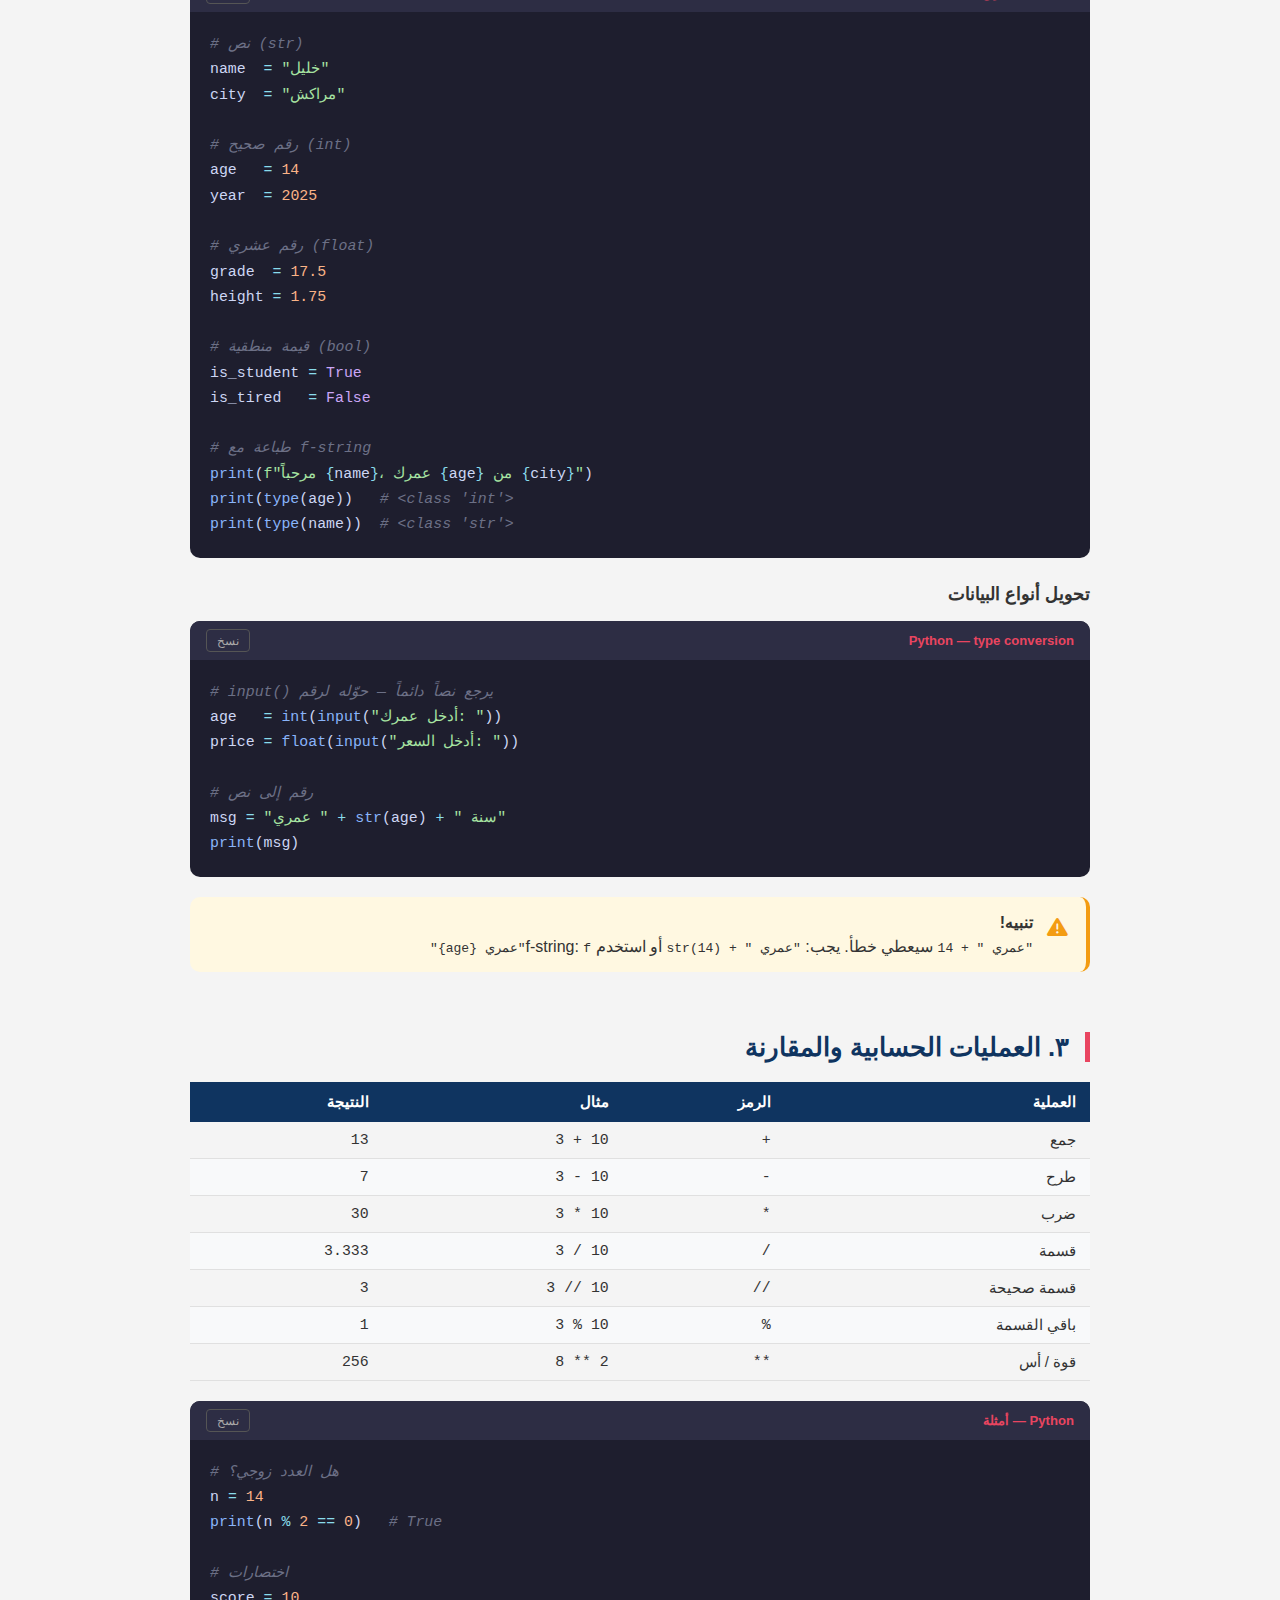
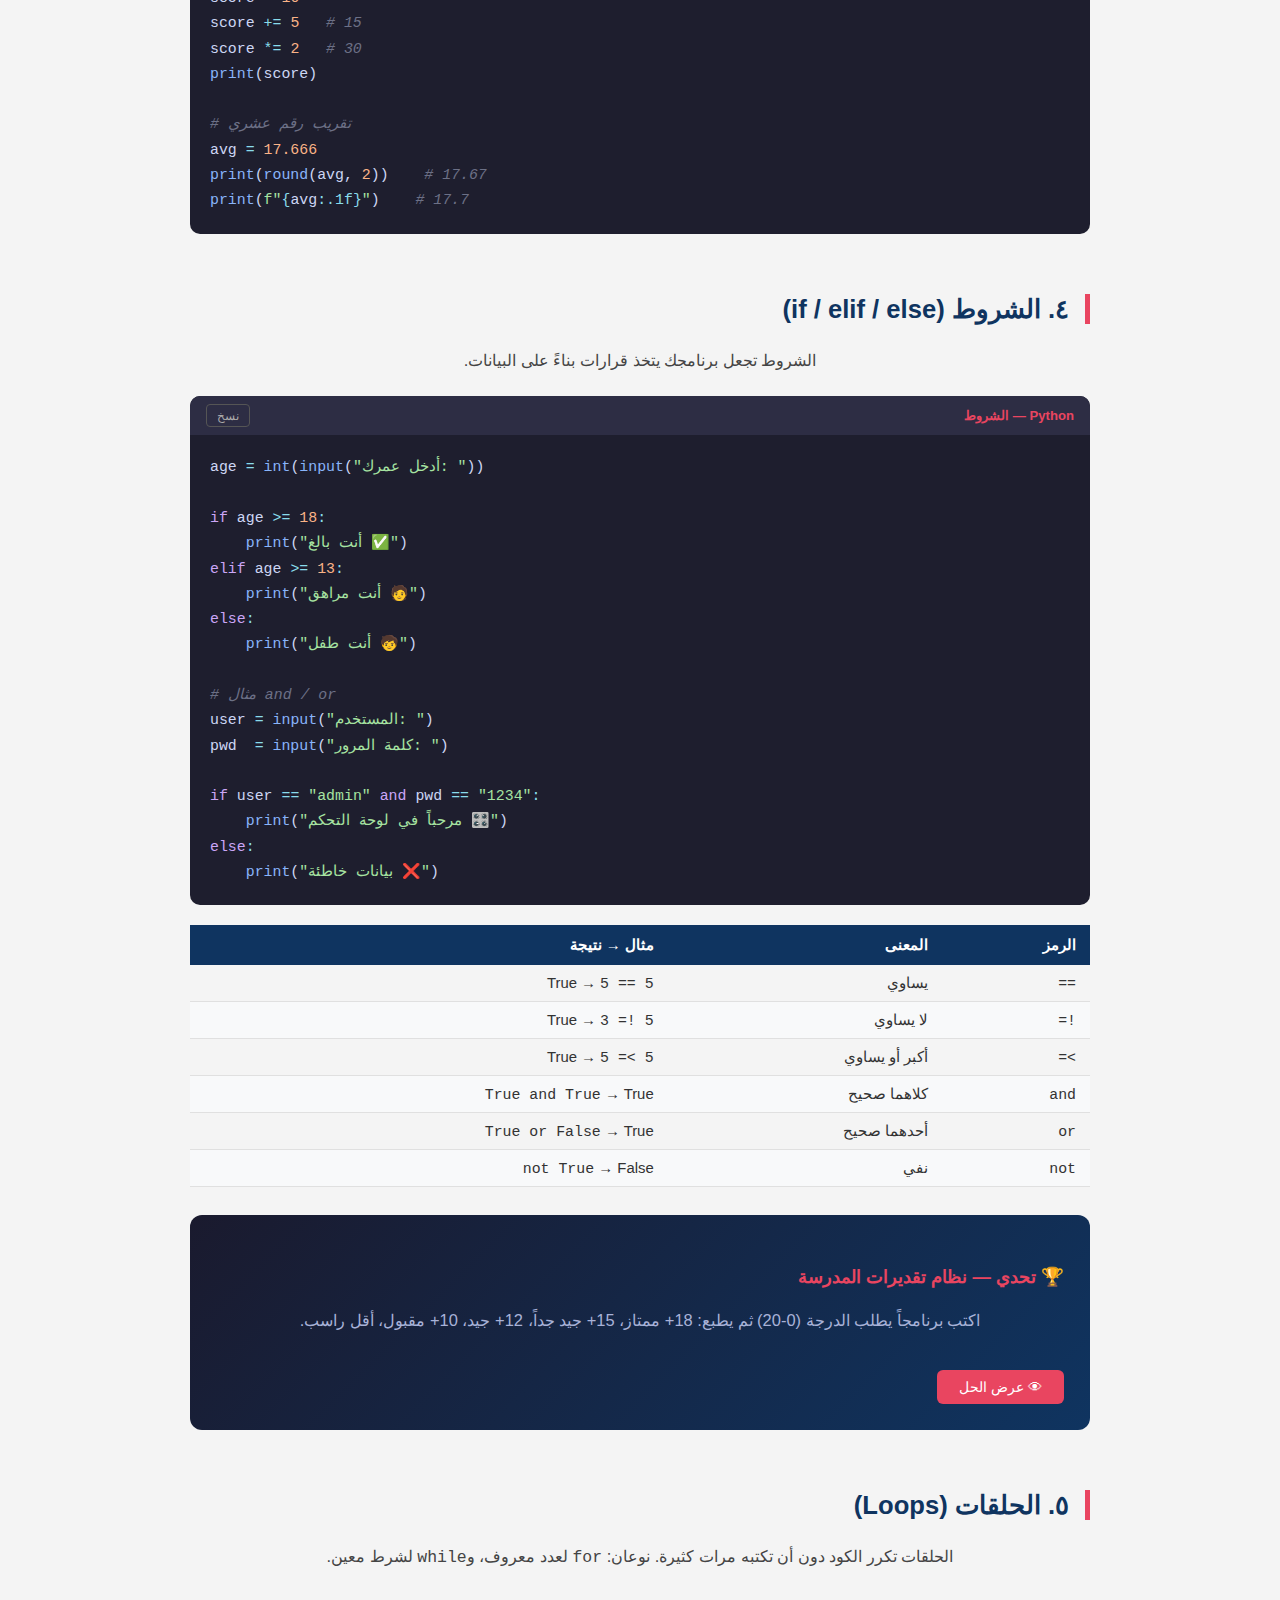
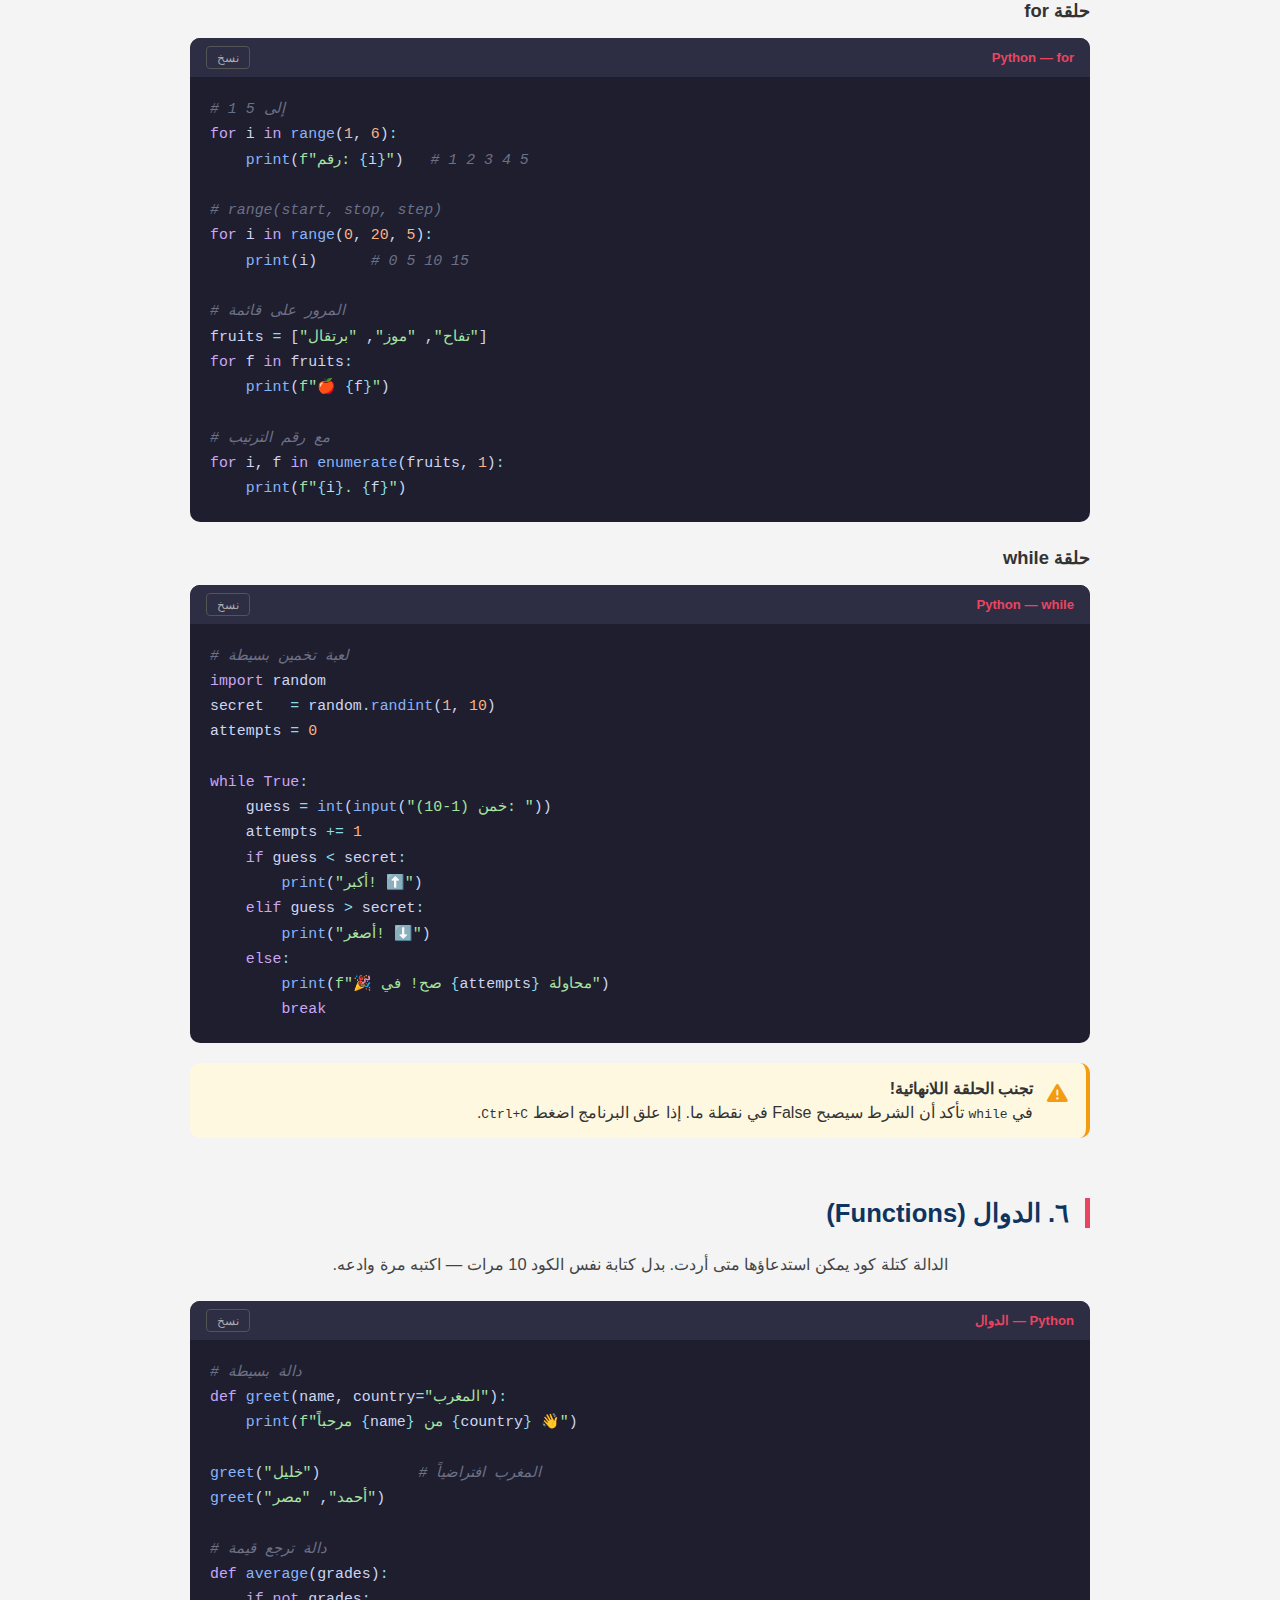
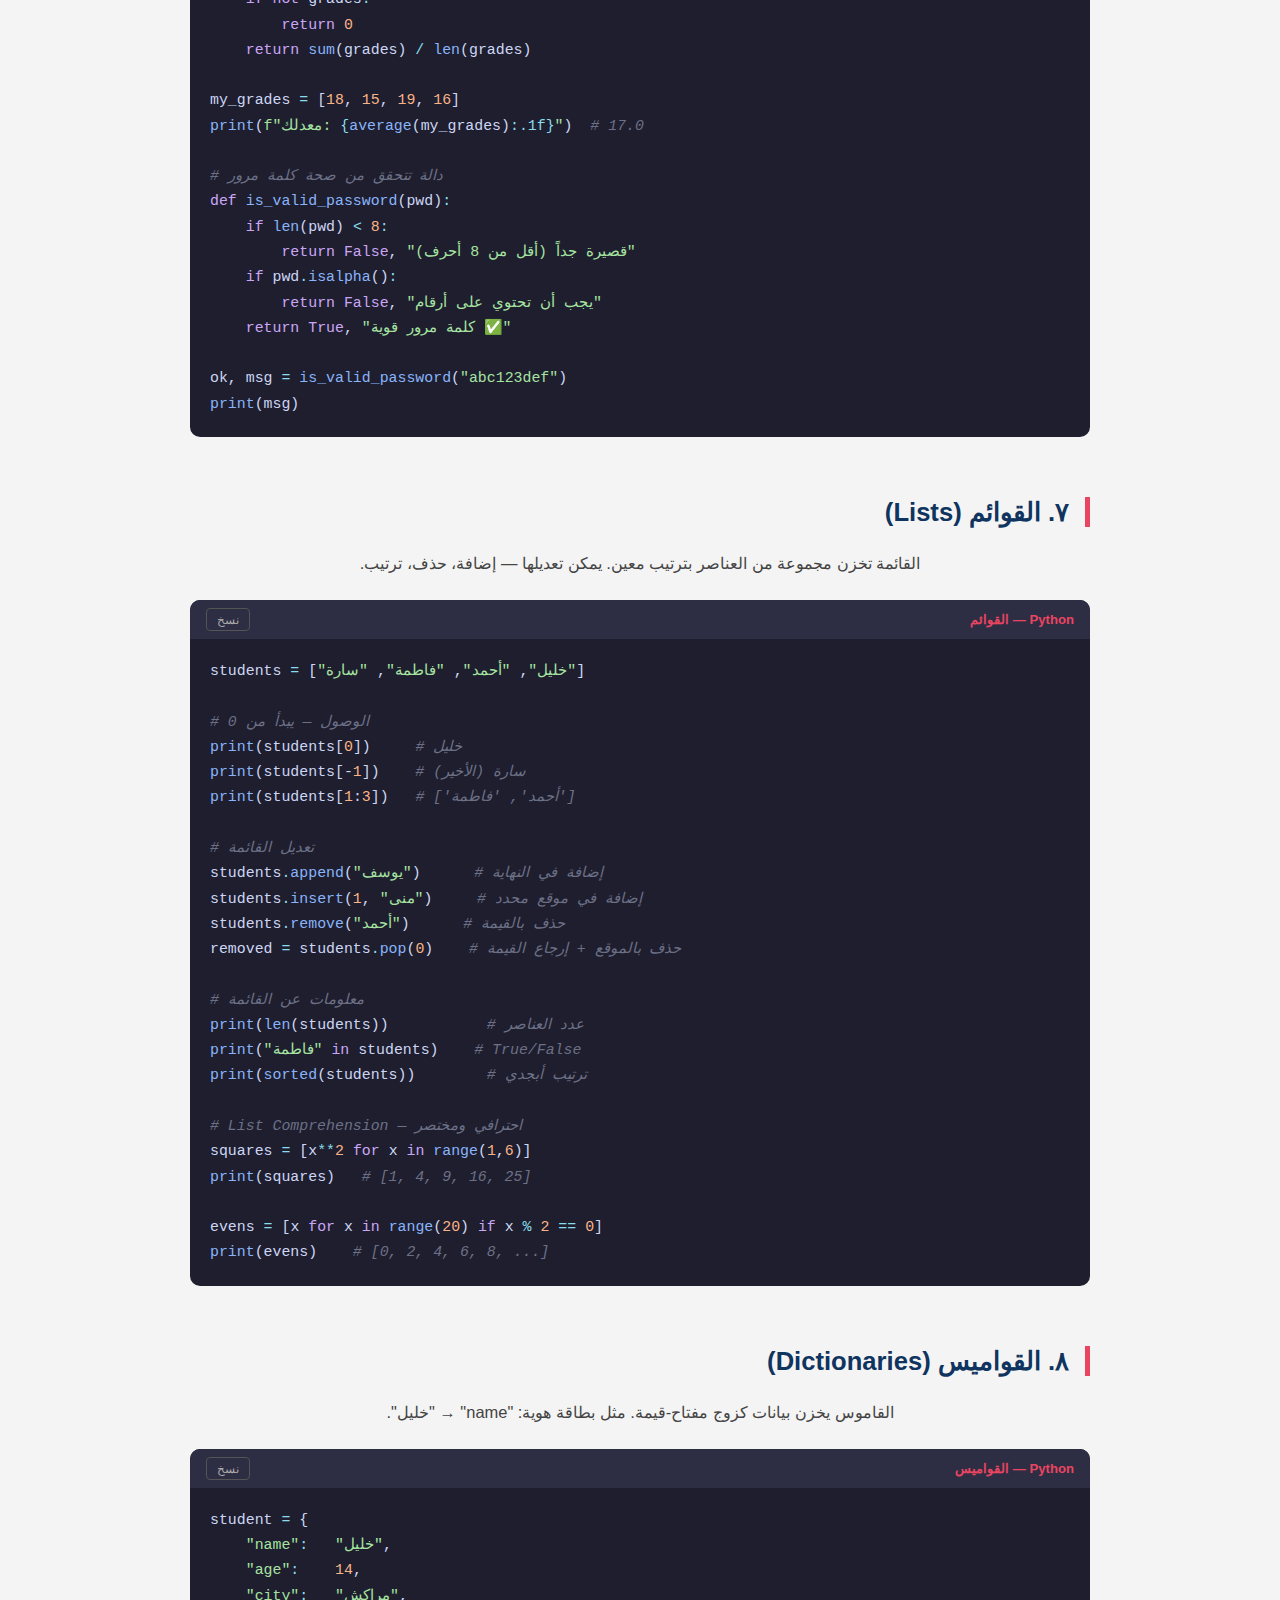
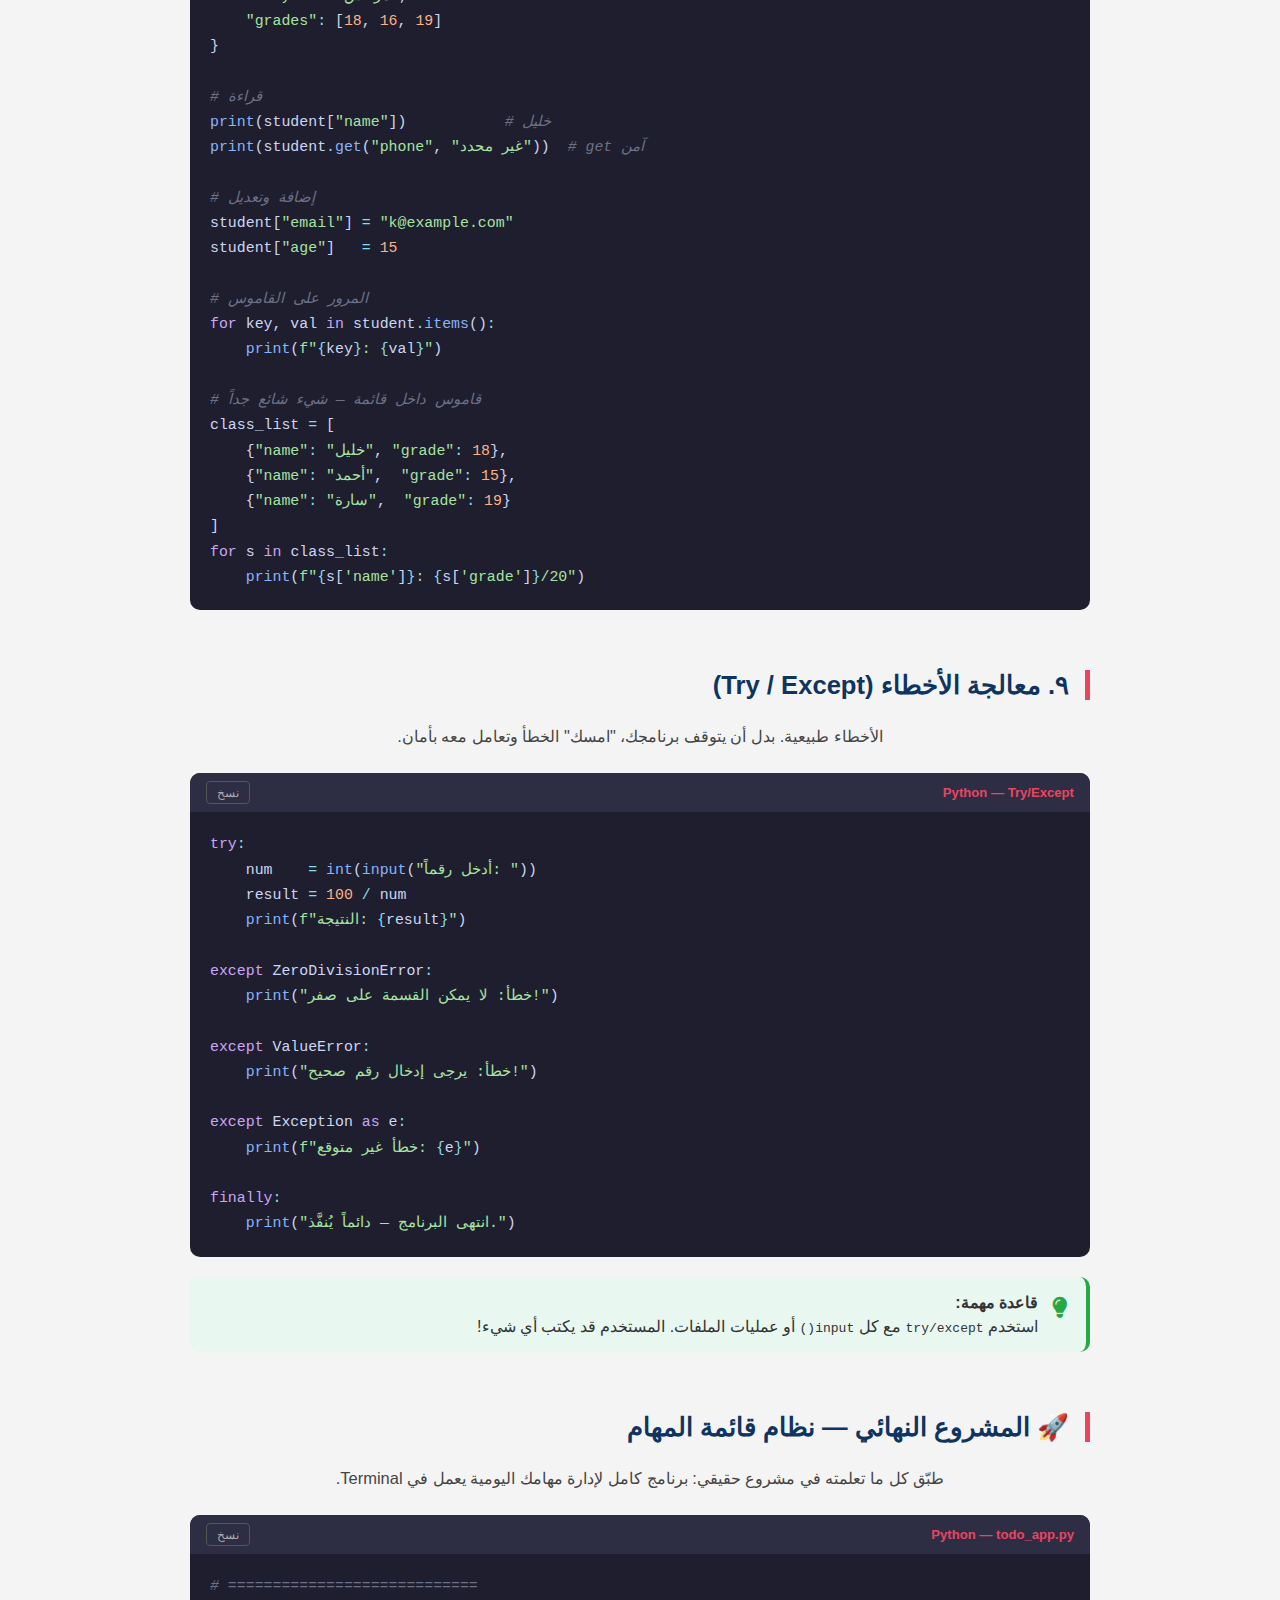
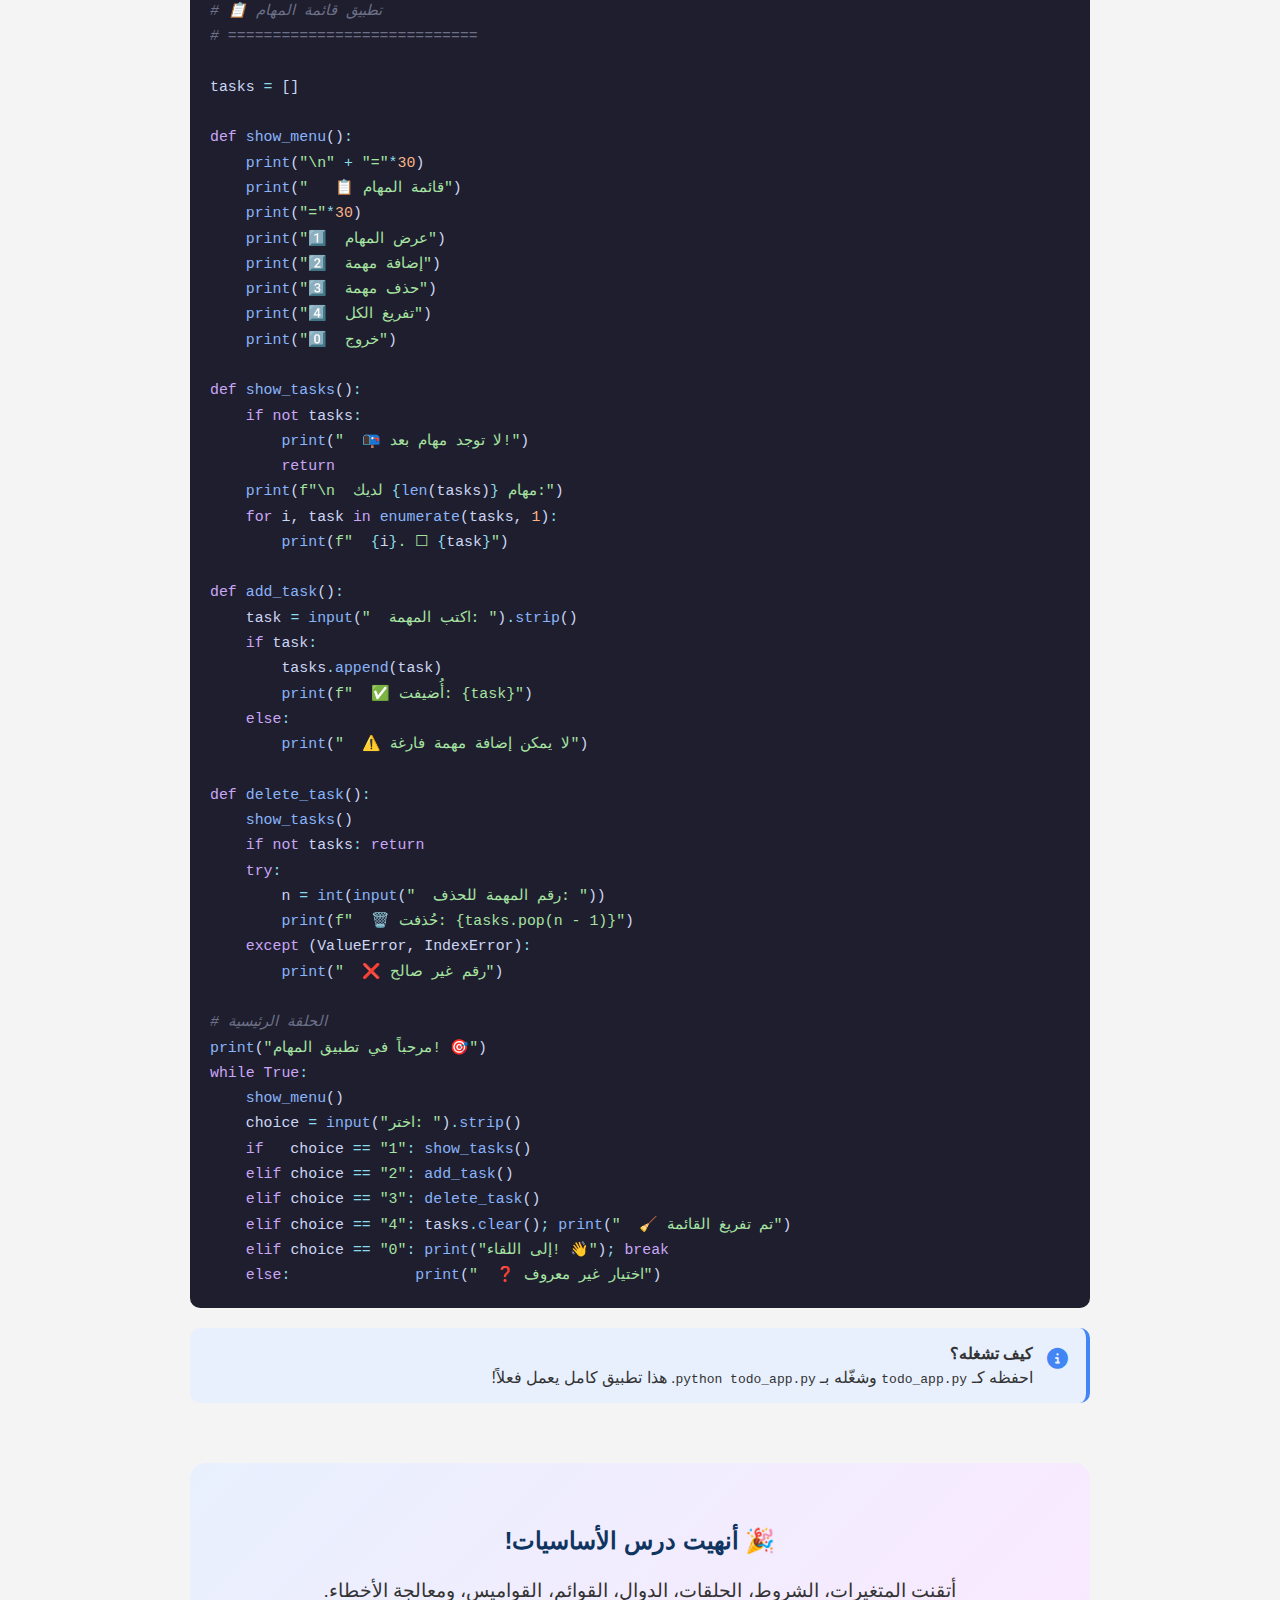
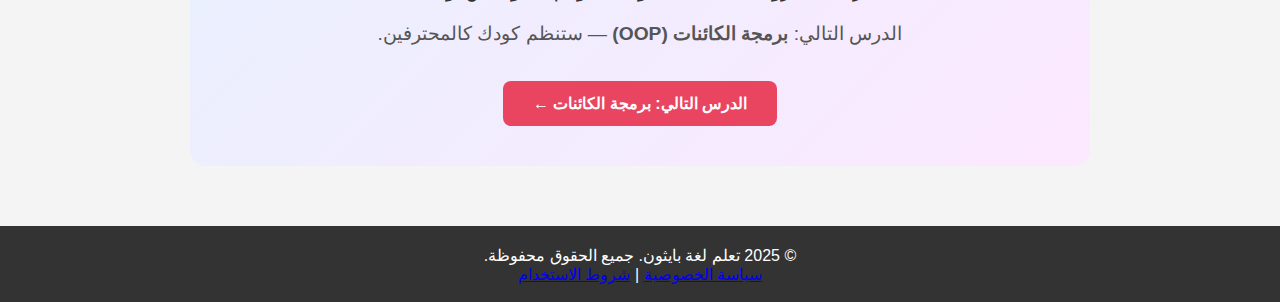
<file: mo9adima.html>
<!DOCTYPE html>
<html lang="ar" dir="rtl">
<head>
    <meta charset="UTF-8">
    <meta name="viewport" content="width=device-width, initial-scale=1.0">
    <meta name="description" content="دليل شامل لتعلم أساسيات Python — المتغيرات، الشروط، الحلقات، الدوال، القوائم، والمزيد مع أمثلة عملية.">
    <meta name="google-adsense-account" content="ca-pub-6734955325699280">
    <title>مقدمة إلى بايثون — الدرس الكامل للمبتدئين</title>
    <link rel="icon" href="gogolanapropng.png" type="image/png">
    <link rel="stylesheet" href="styles.css">
    <link rel="stylesheet" href="https://cdnjs.cloudflare.com/ajax/libs/font-awesome/6.4.2/css/all.min.css">
    <link rel="stylesheet" href="https://cdnjs.cloudflare.com/ajax/libs/animate.css/4.1.1/animate.min.css"/>
    <script async src="https://pagead2.googlesyndication.com/pagead/js/adsbygoogle.js?client=ca-pub-6734955325699280" crossorigin="anonymous"></script>
    <style>
        .lesson-hero{background:linear-gradient(135deg,#1a1a2e 0%,#16213e 50%,#0f3460 100%);color:white;padding:60px 0 40px;text-align:center}
        .lesson-hero h2{font-size:2.2rem;color:#e94560;margin-bottom:12px}
        .lesson-hero p{font-size:1.1rem;color:#a8b2d8;max-width:700px;margin:0 auto 24px}
        .objectives-box{display:flex;flex-wrap:wrap;gap:10px;justify-content:center}
        .objective-tag{background:rgba(233,69,96,.15);border:1px solid #e94560;color:#e94560;padding:6px 14px;border-radius:20px;font-size:.88rem}
        .lesson-nav-bar{background:#1a1a2e;position:sticky;top:70px;z-index:900;overflow-x:auto;white-space:nowrap}
        .lesson-nav-bar ul{display:inline-flex;list-style:none;margin:0;padding:0}
        .lesson-nav-bar ul li a{display:block;padding:14px 18px;color:#a8b2d8;text-decoration:none;font-size:.88rem;border-bottom:3px solid transparent;transition:all .3s}
        .lesson-nav-bar ul li a:hover,.lesson-nav-bar ul li a.active{color:#e94560;border-bottom-color:#e94560}
        .lesson-content{max-width:900px;margin:0 auto;padding:40px 20px}
        .lesson-section{margin-bottom:60px;scroll-margin-top:130px}
        .lesson-section h3{font-size:1.6rem;color:#0f3460;border-right:5px solid #e94560;padding-right:16px;margin-bottom:20px}
        .lesson-section h4{font-size:1.15rem;color:#333;margin:25px 0 10px;font-weight:700}
        .lesson-section p,.lesson-section li{font-size:1.03rem;line-height:2;color:#444}
        .tip-box,.warning-box,.info-box,.exercise-box{border-radius:10px;padding:16px 18px;margin:20px 0;display:flex;gap:14px;align-items:flex-start}
        .tip-box{background:#e8f8f0;border-right:4px solid #28a745}
        .warning-box{background:#fff8e1;border-right:4px solid #f39c12}
        .info-box{background:#e8f0fe;border-right:4px solid #4285f4}
        .tip-box .icon{color:#28a745;font-size:1.3rem;margin-top:3px}
        .warning-box .icon{color:#f39c12;font-size:1.3rem;margin-top:3px}
        .info-box .icon{color:#4285f4;font-size:1.3rem;margin-top:3px}
        .tip-box strong,.warning-box strong,.info-box strong{display:block;margin-bottom:5px}
        .code-block{position:relative;background:#1e1e2e;border-radius:10px;overflow:hidden;margin:16px 0;direction:ltr}
        .code-header{background:#2d2d44;padding:8px 16px;display:flex;justify-content:space-between;align-items:center;direction:rtl}
        .code-lang{color:#e94560;font-size:.82rem;font-weight:bold}
        .copy-btn{background:transparent;border:1px solid #555;color:#aaa;padding:3px 10px;border-radius:4px;cursor:pointer;font-size:.78rem;transition:all .2s}
        .copy-btn:hover{border-color:#e94560;color:#e94560}
        .code-block pre{margin:0;padding:20px;background:transparent;color:#cdd6f4;font-size:.93rem;overflow-x:auto}
        .code-block pre code{direction:ltr;text-align:left;display:block;font-family:'Fira Code','Consolas',monospace;line-height:1.7}
        .c-kw{color:#cba6f7}.c-fn{color:#89b4fa}.c-str{color:#a6e3a1}.c-num{color:#fab387}.c-cmt{color:#6c7086;font-style:italic}.c-var{color:#cdd6f4}.c-op{color:#89dceb}
        .compare-table{width:100%;border-collapse:collapse;margin:20px 0;font-size:.93rem}
        .compare-table th{background:#0f3460;color:white;padding:11px 14px;text-align:right}
        .compare-table td{padding:9px 14px;border-bottom:1px solid #e0e0e0}
        .compare-table tr:nth-child(even){background:#f8f9fa}
        .compare-table tr:hover{background:#e8f0fe}
        .challenge-card{background:linear-gradient(135deg,#1a1a2e,#0f3460);color:white;padding:26px;border-radius:12px;margin:28px 0}
        .challenge-card h4{color:#e94560;font-size:1.15rem;margin-bottom:10px}
        .challenge-card p,.challenge-card li{color:#a8b2d8;line-height:1.9}
        .solution-btn{background:#e94560;color:white;border:none;padding:9px 22px;border-radius:6px;cursor:pointer;margin-top:14px;font-size:.9rem;transition:background .2s}
        .solution-btn:hover{background:#c73652}
        .solution-content{display:none;margin-top:14px}
        .solution-content.visible{display:block}
        .lesson-end{text-align:center;padding:40px 20px;background:linear-gradient(135deg,#e8f0fe,#fce8ff);border-radius:16px;margin-top:40px}
        .lesson-end h3{color:#0f3460;font-size:1.5rem}
        .next-lesson-btn{display:inline-block;background:#e94560;color:white;padding:13px 30px;border-radius:8px;text-decoration:none;font-weight:bold;margin-top:16px;transition:all .3s}
        .next-lesson-btn:hover{background:#0f3460;transform:translateX(-4px)}
        @media(max-width:768px){.lesson-hero h2{font-size:1.5rem}.lesson-content{padding:20px 12px}.lesson-section h3{font-size:1.25rem}}
    </style>
</head>
<body>
    <header>
        <div class="container">
            <h1>🐍 مقدمة إلى بايثون</h1>
            <nav>
                <ul>
                    <li><a href="index.html" data-i18n="nav-home">الرئيسية</a></li>
                    <li><a href="index.html#courses" data-i18n="nav-courses">الدورات</a></li>
                    <li><a href="kainat.html">OOP</a></li>
                    <li><a href="byanat.html">تحليل البيانات</a></li>
                </ul>
                <select id="language-select" aria-label="اختيار اللغة">
                    <option value="ar">العربية</option>
                    <option value="en">English</option>
                </select>
            </nav>
        </div>
    </header>

    <div class="lesson-hero">
        <div class="container">
            <h2>🐍 مقدمة إلى بايثون — من الصفر إلى الأساسيات</h2>
            <p>دليل شامل ومبسط يأخذك خطوة بخطوة في تعلم لغة بايثون، مع أمثلة حقيقية وتمارين عملية وتحديات لاختبار نفسك.</p>
            <div class="objectives-box">
                <span class="objective-tag">📦 المتغيرات وأنواع البيانات</span>
                <span class="objective-tag">🔀 الشروط والتفرعات</span>
                <span class="objective-tag">🔁 الحلقات</span>
                <span class="objective-tag">⚙️ الدوال</span>
                <span class="objective-tag">📋 القوائم والقواميس</span>
                <span class="objective-tag">⚠️ معالجة الأخطاء</span>
            </div>
        </div>
    </div>

    <nav class="lesson-nav-bar">
        <ul>
            <li><a href="#intro">١. البداية</a></li>
            <li><a href="#variables">٢. المتغيرات</a></li>
            <li><a href="#operators">٣. العمليات</a></li>
            <li><a href="#conditions">٤. الشروط</a></li>
            <li><a href="#loops">٥. الحلقات</a></li>
            <li><a href="#functions">٦. الدوال</a></li>
            <li><a href="#lists">٧. القوائم</a></li>
            <li><a href="#dicts">٨. القواميس</a></li>
            <li><a href="#errors">٩. الأخطاء</a></li>
            <li><a href="#project">🚀 مشروع</a></li>
        </ul>
    </nav>

    <main>
        <ins class="adsbygoogle" style="display:block;margin:16px auto;max-width:900px;"
             data-ad-client="ca-pub-6734955325699280" data-ad-slot="YOUR_AD_SLOT_ID"
             data-ad-format="auto" data-full-width-responsive="true"></ins>
        <script>(adsbygoogle = window.adsbygoogle || []).push({});</script>

        <div class="lesson-content">

            <!-- ١ -->
            <div class="lesson-section" id="intro">
                <h3>١. لماذا بايثون؟ وكيف تبدأ؟</h3>
                <p>بايثون لغة برمجة مفتوحة المصدر، كودها يشبه اللغة الإنجليزية العادية مما يجعلها الأسهل للمبتدئين. في نفس الوقت تستخدمها كبرى الشركات كـ Google وNetflix وNASA.</p>
                <div class="info-box">
                    <span class="icon"><i class="fas fa-info-circle"></i></span>
                    <div><strong>ما الذي تستطيع بناءه ببايثون؟</strong>مواقع ويب، تطبيقات ذكاء اصطناعي، أدوات تحليل بيانات، ألعاب، سكريبتات أتمتة، روبوتات تيليغرام، وأكثر بكثير.</div>
                </div>
                <h4>تثبيت بايثون</h4>
                <p>اذهب إلى <a href="https://www.python.org/downloads/" target="_blank" rel="noopener noreferrer" style="color:#e94560;font-weight:bold;">python.org/downloads</a> وحمّل أحدث نسخة. خلال التثبيت <strong>تأكد من تحديد خيار "Add Python to PATH"</strong> ثم تحقق:</p>
                <div class="code-block">
                    <div class="code-header"><span class="code-lang">Shell</span><button class="copy-btn" onclick="copyCode(this)">نسخ</button></div>
                    <pre><code><span class="c-cmt"># في Terminal أو CMD</span>
python --version
<span class="c-cmt"># يجب أن تظهر: Python 3.x.x</span></code></pre>
                </div>
                <h4>أول برنامج لك</h4>
                <div class="code-block">
                    <div class="code-header"><span class="code-lang">Python — hello.py</span><button class="copy-btn" onclick="copyCode(this)">نسخ</button></div>
                    <pre><code><span class="c-fn">print</span>(<span class="c-str">"مرحباً بالعالم! 🌍"</span>)
<span class="c-fn">print</span>(<span class="c-str">"أنا أتعلم بايثون الآن 🐍"</span>)</code></pre>
                </div>
                <p>شغّله: <code>python hello.py</code> — إذا ظهرت الرسالة تهانينا! 🎉</p>
                <div class="tip-box">
                    <span class="icon"><i class="fas fa-lightbulb"></i></span>
                    <div><strong>نصيحة:</strong> لا تحفظ الكود! افهمه وغيّر فيه وجرب — هذا أفضل طريقة للتعلم الحقيقي.</div>
                </div>
            </div>

            <!-- ٢ -->
            <div class="lesson-section" id="variables">
                <h3>٢. المتغيرات وأنواع البيانات</h3>
                <p>المتغير هو صندوق تحفظ فيه بياناتك. في بايثون لا تحتاج لتحديد النوع — بايثون يعرفه تلقائياً.</p>
                <div class="code-block">
                    <div class="code-header"><span class="code-lang">Python — أنواع البيانات</span><button class="copy-btn" onclick="copyCode(this)">نسخ</button></div>
                    <pre><code><span class="c-cmt"># نص (str)</span>
<span class="c-var">name</span>  <span class="c-op">=</span> <span class="c-str">"خليل"</span>
<span class="c-var">city</span>  <span class="c-op">=</span> <span class="c-str">"مراكش"</span>

<span class="c-cmt"># رقم صحيح (int)</span>
<span class="c-var">age</span>   <span class="c-op">=</span> <span class="c-num">14</span>
<span class="c-var">year</span>  <span class="c-op">=</span> <span class="c-num">2025</span>

<span class="c-cmt"># رقم عشري (float)</span>
<span class="c-var">grade</span>  <span class="c-op">=</span> <span class="c-num">17.5</span>
<span class="c-var">height</span> <span class="c-op">=</span> <span class="c-num">1.75</span>

<span class="c-cmt"># قيمة منطقية (bool)</span>
<span class="c-var">is_student</span> <span class="c-op">=</span> <span class="c-kw">True</span>
<span class="c-var">is_tired</span>   <span class="c-op">=</span> <span class="c-kw">False</span>

<span class="c-cmt"># طباعة مع f-string</span>
<span class="c-fn">print</span>(<span class="c-str">f"مرحباً </span><span class="c-op">{</span><span class="c-var">name</span><span class="c-op">}</span><span class="c-str">، عمرك </span><span class="c-op">{</span><span class="c-var">age</span><span class="c-op">}</span><span class="c-str"> من </span><span class="c-op">{</span><span class="c-var">city</span><span class="c-op">}</span><span class="c-str">"</span>)
<span class="c-fn">print</span>(<span class="c-fn">type</span>(<span class="c-var">age</span>))   <span class="c-cmt"># &lt;class 'int'&gt;</span>
<span class="c-fn">print</span>(<span class="c-fn">type</span>(<span class="c-var">name</span>))  <span class="c-cmt"># &lt;class 'str'&gt;</span></code></pre>
                </div>
                <h4>تحويل أنواع البيانات</h4>
                <div class="code-block">
                    <div class="code-header"><span class="code-lang">Python — type conversion</span><button class="copy-btn" onclick="copyCode(this)">نسخ</button></div>
                    <pre><code><span class="c-cmt"># input() يرجع نصاً دائماً — حوّله لرقم</span>
<span class="c-var">age</span>   <span class="c-op">=</span> <span class="c-fn">int</span>(<span class="c-fn">input</span>(<span class="c-str">"أدخل عمرك: "</span>))
<span class="c-var">price</span> <span class="c-op">=</span> <span class="c-fn">float</span>(<span class="c-fn">input</span>(<span class="c-str">"أدخل السعر: "</span>))

<span class="c-cmt"># رقم إلى نص</span>
<span class="c-var">msg</span> <span class="c-op">=</span> <span class="c-str">"عمري "</span> <span class="c-op">+</span> <span class="c-fn">str</span>(<span class="c-var">age</span>) <span class="c-op">+</span> <span class="c-str">" سنة"</span>
<span class="c-fn">print</span>(<span class="c-var">msg</span>)</code></pre>
                </div>
                <div class="warning-box">
                    <span class="icon"><i class="fas fa-exclamation-triangle"></i></span>
                    <div><strong>تنبيه!</strong> <code>"عمري " + 14</code> سيعطي خطأ. يجب: <code>"عمري " + str(14)</code> أو استخدم f-string: <code>f"عمري {age}"</code></div>
                </div>
            </div>

            <!-- ٣ -->
            <div class="lesson-section" id="operators">
                <h3>٣. العمليات الحسابية والمقارنة</h3>
                <table class="compare-table">
                    <thead><tr><th>العملية</th><th>الرمز</th><th>مثال</th><th>النتيجة</th></tr></thead>
                    <tbody>
                        <tr><td>جمع</td><td><code>+</code></td><td><code>10 + 3</code></td><td><code>13</code></td></tr>
                        <tr><td>طرح</td><td><code>-</code></td><td><code>10 - 3</code></td><td><code>7</code></td></tr>
                        <tr><td>ضرب</td><td><code>*</code></td><td><code>10 * 3</code></td><td><code>30</code></td></tr>
                        <tr><td>قسمة</td><td><code>/</code></td><td><code>10 / 3</code></td><td><code>3.333</code></td></tr>
                        <tr><td>قسمة صحيحة</td><td><code>//</code></td><td><code>10 // 3</code></td><td><code>3</code></td></tr>
                        <tr><td>باقي القسمة</td><td><code>%</code></td><td><code>10 % 3</code></td><td><code>1</code></td></tr>
                        <tr><td>قوة / أس</td><td><code>**</code></td><td><code>2 ** 8</code></td><td><code>256</code></td></tr>
                    </tbody>
                </table>
                <div class="code-block">
                    <div class="code-header"><span class="code-lang">Python — أمثلة</span><button class="copy-btn" onclick="copyCode(this)">نسخ</button></div>
                    <pre><code><span class="c-cmt"># هل العدد زوجي؟</span>
<span class="c-var">n</span> <span class="c-op">=</span> <span class="c-num">14</span>
<span class="c-fn">print</span>(<span class="c-var">n</span> <span class="c-op">%</span> <span class="c-num">2</span> <span class="c-op">==</span> <span class="c-num">0</span>)   <span class="c-cmt"># True</span>

<span class="c-cmt"># اختصارات</span>
<span class="c-var">score</span> <span class="c-op">=</span> <span class="c-num">10</span>
<span class="c-var">score</span> <span class="c-op">+=</span> <span class="c-num">5</span>   <span class="c-cmt"># 15</span>
<span class="c-var">score</span> <span class="c-op">*=</span> <span class="c-num">2</span>   <span class="c-cmt"># 30</span>
<span class="c-fn">print</span>(<span class="c-var">score</span>)

<span class="c-cmt"># تقريب رقم عشري</span>
<span class="c-var">avg</span> <span class="c-op">=</span> <span class="c-num">17.666</span>
<span class="c-fn">print</span>(<span class="c-fn">round</span>(<span class="c-var">avg</span>, <span class="c-num">2</span>))    <span class="c-cmt"># 17.67</span>
<span class="c-fn">print</span>(<span class="c-str">f"</span><span class="c-op">{</span><span class="c-var">avg</span><span class="c-op">:.1f</span><span class="c-op">}</span><span class="c-str">"</span>)    <span class="c-cmt"># 17.7</span></code></pre>
                </div>
            </div>

            <!-- ٤ -->
            <div class="lesson-section" id="conditions">
                <h3>٤. الشروط (if / elif / else)</h3>
                <p>الشروط تجعل برنامجك يتخذ قرارات بناءً على البيانات.</p>
                <div class="code-block">
                    <div class="code-header"><span class="code-lang">Python — الشروط</span><button class="copy-btn" onclick="copyCode(this)">نسخ</button></div>
                    <pre><code><span class="c-var">age</span> <span class="c-op">=</span> <span class="c-fn">int</span>(<span class="c-fn">input</span>(<span class="c-str">"أدخل عمرك: "</span>))

<span class="c-kw">if</span> <span class="c-var">age</span> <span class="c-op">&gt;=</span> <span class="c-num">18</span><span class="c-op">:</span>
    <span class="c-fn">print</span>(<span class="c-str">"أنت بالغ ✅"</span>)
<span class="c-kw">elif</span> <span class="c-var">age</span> <span class="c-op">&gt;=</span> <span class="c-num">13</span><span class="c-op">:</span>
    <span class="c-fn">print</span>(<span class="c-str">"أنت مراهق 🧑"</span>)
<span class="c-kw">else</span><span class="c-op">:</span>
    <span class="c-fn">print</span>(<span class="c-str">"أنت طفل 🧒"</span>)

<span class="c-cmt"># مثال and / or</span>
<span class="c-var">user</span> <span class="c-op">=</span> <span class="c-fn">input</span>(<span class="c-str">"المستخدم: "</span>)
<span class="c-var">pwd</span>  <span class="c-op">=</span> <span class="c-fn">input</span>(<span class="c-str">"كلمة المرور: "</span>)

<span class="c-kw">if</span> <span class="c-var">user</span> <span class="c-op">==</span> <span class="c-str">"admin"</span> <span class="c-kw">and</span> <span class="c-var">pwd</span> <span class="c-op">==</span> <span class="c-str">"1234"</span><span class="c-op">:</span>
    <span class="c-fn">print</span>(<span class="c-str">"مرحباً في لوحة التحكم 🎛️"</span>)
<span class="c-kw">else</span><span class="c-op">:</span>
    <span class="c-fn">print</span>(<span class="c-str">"بيانات خاطئة ❌"</span>)</code></pre>
                </div>
                <table class="compare-table">
                    <thead><tr><th>الرمز</th><th>المعنى</th><th>مثال → نتيجة</th></tr></thead>
                    <tbody>
                        <tr><td><code>==</code></td><td>يساوي</td><td><code>5 == 5</code> → True</td></tr>
                        <tr><td><code>!=</code></td><td>لا يساوي</td><td><code>5 != 3</code> → True</td></tr>
                        <tr><td><code>&gt;=</code></td><td>أكبر أو يساوي</td><td><code>5 >= 5</code> → True</td></tr>
                        <tr><td><code>and</code></td><td>كلاهما صحيح</td><td><code>True and True</code> → True</td></tr>
                        <tr><td><code>or</code></td><td>أحدهما صحيح</td><td><code>True or False</code> → True</td></tr>
                        <tr><td><code>not</code></td><td>نفي</td><td><code>not True</code> → False</td></tr>
                    </tbody>
                </table>
                <div class="challenge-card">
                    <h4>🏆 تحدي — نظام تقديرات المدرسة</h4>
                    <p>اكتب برنامجاً يطلب الدرجة (0-20) ثم يطبع: 18+ ممتاز، 15+ جيد جداً، 12+ جيد، 10+ مقبول، أقل راسب.</p>
                    <button class="solution-btn" onclick="this.nextElementSibling.classList.toggle('visible')">👁 عرض الحل</button>
                    <div class="solution-content">
                        <div class="code-block" style="margin-top:12px;">
                            <div class="code-header"><span class="code-lang">Python — الحل</span><button class="copy-btn" onclick="copyCode(this)">نسخ</button></div>
                            <pre><code><span class="c-var">grade</span> <span class="c-op">=</span> <span class="c-fn">float</span>(<span class="c-fn">input</span>(<span class="c-str">"أدخل درجتك: "</span>))
<span class="c-kw">if</span>   <span class="c-var">grade</span> <span class="c-op">&gt;=</span> <span class="c-num">18</span><span class="c-op">:</span> <span class="c-fn">print</span>(<span class="c-str">"ممتاز 🌟"</span>)
<span class="c-kw">elif</span> <span class="c-var">grade</span> <span class="c-op">&gt;=</span> <span class="c-num">15</span><span class="c-op">:</span> <span class="c-fn">print</span>(<span class="c-str">"جيد جداً 👍"</span>)
<span class="c-kw">elif</span> <span class="c-var">grade</span> <span class="c-op">&gt;=</span> <span class="c-num">12</span><span class="c-op">:</span> <span class="c-fn">print</span>(<span class="c-str">"جيد 😊"</span>)
<span class="c-kw">elif</span> <span class="c-var">grade</span> <span class="c-op">&gt;=</span> <span class="c-num">10</span><span class="c-op">:</span> <span class="c-fn">print</span>(<span class="c-str">"مقبول 😐"</span>)
<span class="c-kw">else</span><span class="c-op">:</span>              <span class="c-fn">print</span>(<span class="c-str">"راسب ❌"</span>)</code></pre>
                        </div>
                    </div>
                </div>
            </div>

            <!-- ٥ -->
            <div class="lesson-section" id="loops">
                <h3>٥. الحلقات (Loops)</h3>
                <p>الحلقات تكرر الكود دون أن تكتبه مرات كثيرة. نوعان: <code>for</code> لعدد معروف، و<code>while</code> لشرط معين.</p>
                <h4>حلقة for</h4>
                <div class="code-block">
                    <div class="code-header"><span class="code-lang">Python — for</span><button class="copy-btn" onclick="copyCode(this)">نسخ</button></div>
                    <pre><code><span class="c-cmt"># 1 إلى 5</span>
<span class="c-kw">for</span> <span class="c-var">i</span> <span class="c-kw">in</span> <span class="c-fn">range</span>(<span class="c-num">1</span>, <span class="c-num">6</span>)<span class="c-op">:</span>
    <span class="c-fn">print</span>(<span class="c-str">f"رقم: </span><span class="c-op">{</span><span class="c-var">i</span><span class="c-op">}</span><span class="c-str">"</span>)   <span class="c-cmt"># 1 2 3 4 5</span>

<span class="c-cmt"># range(start, stop, step)</span>
<span class="c-kw">for</span> <span class="c-var">i</span> <span class="c-kw">in</span> <span class="c-fn">range</span>(<span class="c-num">0</span>, <span class="c-num">20</span>, <span class="c-num">5</span>)<span class="c-op">:</span>
    <span class="c-fn">print</span>(<span class="c-var">i</span>)      <span class="c-cmt"># 0 5 10 15</span>

<span class="c-cmt"># المرور على قائمة</span>
<span class="c-var">fruits</span> <span class="c-op">=</span> [<span class="c-str">"تفاح"</span>, <span class="c-str">"موز"</span>, <span class="c-str">"برتقال"</span>]
<span class="c-kw">for</span> <span class="c-var">f</span> <span class="c-kw">in</span> <span class="c-var">fruits</span><span class="c-op">:</span>
    <span class="c-fn">print</span>(<span class="c-str">f"🍎 </span><span class="c-op">{</span><span class="c-var">f</span><span class="c-op">}</span><span class="c-str">"</span>)

<span class="c-cmt"># مع رقم الترتيب</span>
<span class="c-kw">for</span> <span class="c-var">i</span>, <span class="c-var">f</span> <span class="c-kw">in</span> <span class="c-fn">enumerate</span>(<span class="c-var">fruits</span>, <span class="c-num">1</span>)<span class="c-op">:</span>
    <span class="c-fn">print</span>(<span class="c-str">f"</span><span class="c-op">{</span><span class="c-var">i</span><span class="c-op">}</span><span class="c-str">. </span><span class="c-op">{</span><span class="c-var">f</span><span class="c-op">}</span><span class="c-str">"</span>)</code></pre>
                </div>
                <h4>حلقة while</h4>
                <div class="code-block">
                    <div class="code-header"><span class="code-lang">Python — while</span><button class="copy-btn" onclick="copyCode(this)">نسخ</button></div>
                    <pre><code><span class="c-cmt"># لعبة تخمين بسيطة</span>
<span class="c-kw">import</span> random
<span class="c-var">secret</span>   <span class="c-op">=</span> random<span class="c-op">.</span><span class="c-fn">randint</span>(<span class="c-num">1</span>, <span class="c-num">10</span>)
<span class="c-var">attempts</span> <span class="c-op">=</span> <span class="c-num">0</span>

<span class="c-kw">while</span> <span class="c-kw">True</span><span class="c-op">:</span>
    <span class="c-var">guess</span> <span class="c-op">=</span> <span class="c-fn">int</span>(<span class="c-fn">input</span>(<span class="c-str">"خمن (1-10): "</span>))
    <span class="c-var">attempts</span> <span class="c-op">+=</span> <span class="c-num">1</span>
    <span class="c-kw">if</span> <span class="c-var">guess</span> <span class="c-op">&lt;</span> <span class="c-var">secret</span><span class="c-op">:</span>
        <span class="c-fn">print</span>(<span class="c-str">"أكبر! ⬆️"</span>)
    <span class="c-kw">elif</span> <span class="c-var">guess</span> <span class="c-op">&gt;</span> <span class="c-var">secret</span><span class="c-op">:</span>
        <span class="c-fn">print</span>(<span class="c-str">"أصغر! ⬇️"</span>)
    <span class="c-kw">else</span><span class="c-op">:</span>
        <span class="c-fn">print</span>(<span class="c-str">f"🎉 صح! في </span><span class="c-op">{</span><span class="c-var">attempts</span><span class="c-op">}</span><span class="c-str"> محاولة"</span>)
        <span class="c-kw">break</span></code></pre>
                </div>
                <div class="warning-box">
                    <span class="icon"><i class="fas fa-exclamation-triangle"></i></span>
                    <div><strong>تجنب الحلقة اللانهائية!</strong> في <code>while</code> تأكد أن الشرط سيصبح False في نقطة ما. إذا علق البرنامج اضغط <code>Ctrl+C</code>.</div>
                </div>
            </div>

            <!-- ٦ -->
            <div class="lesson-section" id="functions">
                <h3>٦. الدوال (Functions)</h3>
                <p>الدالة كتلة كود يمكن استدعاؤها متى أردت. بدل كتابة نفس الكود 10 مرات — اكتبه مرة وادعه.</p>
                <div class="code-block">
                    <div class="code-header"><span class="code-lang">Python — الدوال</span><button class="copy-btn" onclick="copyCode(this)">نسخ</button></div>
                    <pre><code><span class="c-cmt"># دالة بسيطة</span>
<span class="c-kw">def</span> <span class="c-fn">greet</span>(<span class="c-var">name</span>, <span class="c-var">country</span><span class="c-op">=</span><span class="c-str">"المغرب"</span>)<span class="c-op">:</span>
    <span class="c-fn">print</span>(<span class="c-str">f"مرحباً </span><span class="c-op">{</span><span class="c-var">name</span><span class="c-op">}</span><span class="c-str"> من </span><span class="c-op">{</span><span class="c-var">country</span><span class="c-op">}</span><span class="c-str"> 👋"</span>)

<span class="c-fn">greet</span>(<span class="c-str">"خليل"</span>)           <span class="c-cmt"># المغرب افتراضياً</span>
<span class="c-fn">greet</span>(<span class="c-str">"أحمد"</span>, <span class="c-str">"مصر"</span>)

<span class="c-cmt"># دالة ترجع قيمة</span>
<span class="c-kw">def</span> <span class="c-fn">average</span>(<span class="c-var">grades</span>)<span class="c-op">:</span>
    <span class="c-kw">if</span> <span class="c-kw">not</span> <span class="c-var">grades</span><span class="c-op">:</span>
        <span class="c-kw">return</span> <span class="c-num">0</span>
    <span class="c-kw">return</span> <span class="c-fn">sum</span>(<span class="c-var">grades</span>) <span class="c-op">/</span> <span class="c-fn">len</span>(<span class="c-var">grades</span>)

<span class="c-var">my_grades</span> <span class="c-op">=</span> [<span class="c-num">18</span>, <span class="c-num">15</span>, <span class="c-num">19</span>, <span class="c-num">16</span>]
<span class="c-fn">print</span>(<span class="c-str">f"معدلك: </span><span class="c-op">{</span><span class="c-fn">average</span>(<span class="c-var">my_grades</span>)<span class="c-op">:.1f</span><span class="c-op">}</span><span class="c-str">"</span>)  <span class="c-cmt"># 17.0</span>

<span class="c-cmt"># دالة تتحقق من صحة كلمة مرور</span>
<span class="c-kw">def</span> <span class="c-fn">is_valid_password</span>(<span class="c-var">pwd</span>)<span class="c-op">:</span>
    <span class="c-kw">if</span> <span class="c-fn">len</span>(<span class="c-var">pwd</span>) <span class="c-op">&lt;</span> <span class="c-num">8</span><span class="c-op">:</span>
        <span class="c-kw">return</span> <span class="c-kw">False</span>, <span class="c-str">"قصيرة جداً (أقل من 8 أحرف)"</span>
    <span class="c-kw">if</span> <span class="c-var">pwd</span><span class="c-op">.</span><span class="c-fn">isalpha</span>()<span class="c-op">:</span>
        <span class="c-kw">return</span> <span class="c-kw">False</span>, <span class="c-str">"يجب أن تحتوي على أرقام"</span>
    <span class="c-kw">return</span> <span class="c-kw">True</span>, <span class="c-str">"كلمة مرور قوية ✅"</span>

<span class="c-var">ok</span>, <span class="c-var">msg</span> <span class="c-op">=</span> <span class="c-fn">is_valid_password</span>(<span class="c-str">"abc123def"</span>)
<span class="c-fn">print</span>(<span class="c-var">msg</span>)</code></pre>
                </div>
            </div>

            <!-- ٧ -->
            <div class="lesson-section" id="lists">
                <h3>٧. القوائم (Lists)</h3>
                <p>القائمة تخزن مجموعة من العناصر بترتيب معين. يمكن تعديلها — إضافة، حذف، ترتيب.</p>
                <div class="code-block">
                    <div class="code-header"><span class="code-lang">Python — القوائم</span><button class="copy-btn" onclick="copyCode(this)">نسخ</button></div>
                    <pre><code><span class="c-var">students</span> <span class="c-op">=</span> [<span class="c-str">"خليل"</span>, <span class="c-str">"أحمد"</span>, <span class="c-str">"فاطمة"</span>, <span class="c-str">"سارة"</span>]

<span class="c-cmt"># الوصول — يبدأ من 0</span>
<span class="c-fn">print</span>(<span class="c-var">students</span>[<span class="c-num">0</span>])     <span class="c-cmt"># خليل</span>
<span class="c-fn">print</span>(<span class="c-var">students</span>[-<span class="c-num">1</span>])    <span class="c-cmt"># سارة (الأخير)</span>
<span class="c-fn">print</span>(<span class="c-var">students</span>[<span class="c-num">1</span>:<span class="c-num">3</span>])   <span class="c-cmt"># ['أحمد', 'فاطمة']</span>

<span class="c-cmt"># تعديل القائمة</span>
<span class="c-var">students</span><span class="c-op">.</span><span class="c-fn">append</span>(<span class="c-str">"يوسف"</span>)      <span class="c-cmt"># إضافة في النهاية</span>
<span class="c-var">students</span><span class="c-op">.</span><span class="c-fn">insert</span>(<span class="c-num">1</span>, <span class="c-str">"منى"</span>)     <span class="c-cmt"># إضافة في موقع محدد</span>
<span class="c-var">students</span><span class="c-op">.</span><span class="c-fn">remove</span>(<span class="c-str">"أحمد"</span>)      <span class="c-cmt"># حذف بالقيمة</span>
<span class="c-var">removed</span> <span class="c-op">=</span> <span class="c-var">students</span><span class="c-op">.</span><span class="c-fn">pop</span>(<span class="c-num">0</span>)    <span class="c-cmt"># حذف بالموقع + إرجاع القيمة</span>

<span class="c-cmt"># معلومات عن القائمة</span>
<span class="c-fn">print</span>(<span class="c-fn">len</span>(<span class="c-var">students</span>))           <span class="c-cmt"># عدد العناصر</span>
<span class="c-fn">print</span>(<span class="c-str">"فاطمة"</span> <span class="c-kw">in</span> <span class="c-var">students</span>)    <span class="c-cmt"># True/False</span>
<span class="c-fn">print</span>(<span class="c-fn">sorted</span>(<span class="c-var">students</span>))        <span class="c-cmt"># ترتيب أبجدي</span>

<span class="c-cmt"># List Comprehension — احترافي ومختصر</span>
<span class="c-var">squares</span> <span class="c-op">=</span> [<span class="c-var">x</span><span class="c-op">**</span><span class="c-num">2</span> <span class="c-kw">for</span> <span class="c-var">x</span> <span class="c-kw">in</span> <span class="c-fn">range</span>(<span class="c-num">1</span>,<span class="c-num">6</span>)]
<span class="c-fn">print</span>(<span class="c-var">squares</span>)   <span class="c-cmt"># [1, 4, 9, 16, 25]</span>

<span class="c-var">evens</span> <span class="c-op">=</span> [<span class="c-var">x</span> <span class="c-kw">for</span> <span class="c-var">x</span> <span class="c-kw">in</span> <span class="c-fn">range</span>(<span class="c-num">20</span>) <span class="c-kw">if</span> <span class="c-var">x</span> <span class="c-op">%</span> <span class="c-num">2</span> <span class="c-op">==</span> <span class="c-num">0</span>]
<span class="c-fn">print</span>(<span class="c-var">evens</span>)    <span class="c-cmt"># [0, 2, 4, 6, 8, ...]</span></code></pre>
                </div>
            </div>

            <!-- ٨ -->
            <div class="lesson-section" id="dicts">
                <h3>٨. القواميس (Dictionaries)</h3>
                <p>القاموس يخزن بيانات كزوج مفتاح-قيمة. مثل بطاقة هوية: "name" → "خليل".</p>
                <div class="code-block">
                    <div class="code-header"><span class="code-lang">Python — القواميس</span><button class="copy-btn" onclick="copyCode(this)">نسخ</button></div>
                    <pre><code><span class="c-var">student</span> <span class="c-op">=</span> {
    <span class="c-str">"name"</span><span class="c-op">:</span>   <span class="c-str">"خليل"</span>,
    <span class="c-str">"age"</span><span class="c-op">:</span>    <span class="c-num">14</span>,
    <span class="c-str">"city"</span><span class="c-op">:</span>   <span class="c-str">"مراكش"</span>,
    <span class="c-str">"grades"</span><span class="c-op">:</span> [<span class="c-num">18</span>, <span class="c-num">16</span>, <span class="c-num">19</span>]
}

<span class="c-cmt"># قراءة</span>
<span class="c-fn">print</span>(<span class="c-var">student</span>[<span class="c-str">"name"</span>])           <span class="c-cmt"># خليل</span>
<span class="c-fn">print</span>(<span class="c-var">student</span><span class="c-op">.</span><span class="c-fn">get</span>(<span class="c-str">"phone"</span>, <span class="c-str">"غير محدد"</span>))  <span class="c-cmt"># get آمن</span>

<span class="c-cmt"># إضافة وتعديل</span>
<span class="c-var">student</span>[<span class="c-str">"email"</span>] <span class="c-op">=</span> <span class="c-str">"k@example.com"</span>
<span class="c-var">student</span>[<span class="c-str">"age"</span>]   <span class="c-op">=</span> <span class="c-num">15</span>

<span class="c-cmt"># المرور على القاموس</span>
<span class="c-kw">for</span> <span class="c-var">key</span>, <span class="c-var">val</span> <span class="c-kw">in</span> <span class="c-var">student</span><span class="c-op">.</span><span class="c-fn">items</span>()<span class="c-op">:</span>
    <span class="c-fn">print</span>(<span class="c-str">f"</span><span class="c-op">{</span><span class="c-var">key</span><span class="c-op">}</span><span class="c-str">: </span><span class="c-op">{</span><span class="c-var">val</span><span class="c-op">}</span><span class="c-str">"</span>)

<span class="c-cmt"># قاموس داخل قائمة — شيء شائع جداً</span>
<span class="c-var">class_list</span> <span class="c-op">=</span> [
    {<span class="c-str">"name"</span><span class="c-op">:</span> <span class="c-str">"خليل"</span>, <span class="c-str">"grade"</span><span class="c-op">:</span> <span class="c-num">18</span>},
    {<span class="c-str">"name"</span><span class="c-op">:</span> <span class="c-str">"أحمد"</span>,  <span class="c-str">"grade"</span><span class="c-op">:</span> <span class="c-num">15</span>},
    {<span class="c-str">"name"</span><span class="c-op">:</span> <span class="c-str">"سارة"</span>,  <span class="c-str">"grade"</span><span class="c-op">:</span> <span class="c-num">19</span>}
]
<span class="c-kw">for</span> <span class="c-var">s</span> <span class="c-kw">in</span> <span class="c-var">class_list</span><span class="c-op">:</span>
    <span class="c-fn">print</span>(<span class="c-str">f"</span><span class="c-op">{</span><span class="c-var">s</span>[<span class="c-str">'name'</span>]<span class="c-op">}</span><span class="c-str">: </span><span class="c-op">{</span><span class="c-var">s</span>[<span class="c-str">'grade'</span>]<span class="c-op">}</span><span class="c-str">/20"</span>)</code></pre>
                </div>
            </div>

            <!-- ٩ -->
            <div class="lesson-section" id="errors">
                <h3>٩. معالجة الأخطاء (Try / Except)</h3>
                <p>الأخطاء طبيعية. بدل أن يتوقف برنامجك، "امسك" الخطأ وتعامل معه بأمان.</p>
                <div class="code-block">
                    <div class="code-header"><span class="code-lang">Python — Try/Except</span><button class="copy-btn" onclick="copyCode(this)">نسخ</button></div>
                    <pre><code><span class="c-kw">try</span><span class="c-op">:</span>
    <span class="c-var">num</span>    <span class="c-op">=</span> <span class="c-fn">int</span>(<span class="c-fn">input</span>(<span class="c-str">"أدخل رقماً: "</span>))
    <span class="c-var">result</span> <span class="c-op">=</span> <span class="c-num">100</span> <span class="c-op">/</span> <span class="c-var">num</span>
    <span class="c-fn">print</span>(<span class="c-str">f"النتيجة: </span><span class="c-op">{</span><span class="c-var">result</span><span class="c-op">}</span><span class="c-str">"</span>)

<span class="c-kw">except</span> ZeroDivisionError<span class="c-op">:</span>
    <span class="c-fn">print</span>(<span class="c-str">"خطأ: لا يمكن القسمة على صفر!"</span>)

<span class="c-kw">except</span> ValueError<span class="c-op">:</span>
    <span class="c-fn">print</span>(<span class="c-str">"خطأ: يرجى إدخال رقم صحيح!"</span>)

<span class="c-kw">except</span> Exception <span class="c-kw">as</span> <span class="c-var">e</span><span class="c-op">:</span>
    <span class="c-fn">print</span>(<span class="c-str">f"خطأ غير متوقع: </span><span class="c-op">{</span><span class="c-var">e</span><span class="c-op">}</span><span class="c-str">"</span>)

<span class="c-kw">finally</span><span class="c-op">:</span>
    <span class="c-fn">print</span>(<span class="c-str">"انتهى البرنامج — دائماً يُنفَّذ."</span>)</code></pre>
                </div>
                <div class="tip-box">
                    <span class="icon"><i class="fas fa-lightbulb"></i></span>
                    <div><strong>قاعدة مهمة:</strong> استخدم <code>try/except</code> مع كل <code>input()</code> أو عمليات الملفات. المستخدم قد يكتب أي شيء!</div>
                </div>
            </div>

            <!-- مشروع -->
            <div class="lesson-section" id="project">
                <h3>🚀 المشروع النهائي — نظام قائمة المهام</h3>
                <p>طبّق كل ما تعلمته في مشروع حقيقي: برنامج كامل لإدارة مهامك اليومية يعمل في Terminal.</p>
                <div class="code-block">
                    <div class="code-header"><span class="code-lang">Python — todo_app.py</span><button class="copy-btn" onclick="copyCode(this)">نسخ</button></div>
                    <pre><code><span class="c-cmt"># ============================
# 📋 تطبيق قائمة المهام
# ============================</span>

<span class="c-var">tasks</span> <span class="c-op">=</span> []

<span class="c-kw">def</span> <span class="c-fn">show_menu</span>()<span class="c-op">:</span>
    <span class="c-fn">print</span>(<span class="c-str">"\n"</span> <span class="c-op">+</span> <span class="c-str">"="</span><span class="c-op">*</span><span class="c-num">30</span>)
    <span class="c-fn">print</span>(<span class="c-str">"   📋 قائمة المهام"</span>)
    <span class="c-fn">print</span>(<span class="c-str">"="</span><span class="c-op">*</span><span class="c-num">30</span>)
    <span class="c-fn">print</span>(<span class="c-str">"1️⃣  عرض المهام"</span>)
    <span class="c-fn">print</span>(<span class="c-str">"2️⃣  إضافة مهمة"</span>)
    <span class="c-fn">print</span>(<span class="c-str">"3️⃣  حذف مهمة"</span>)
    <span class="c-fn">print</span>(<span class="c-str">"4️⃣  تفريغ الكل"</span>)
    <span class="c-fn">print</span>(<span class="c-str">"0️⃣  خروج"</span>)

<span class="c-kw">def</span> <span class="c-fn">show_tasks</span>()<span class="c-op">:</span>
    <span class="c-kw">if</span> <span class="c-kw">not</span> <span class="c-var">tasks</span><span class="c-op">:</span>
        <span class="c-fn">print</span>(<span class="c-str">"  📭 لا توجد مهام بعد!"</span>)
        <span class="c-kw">return</span>
    <span class="c-fn">print</span>(<span class="c-str">f"\n  لديك </span><span class="c-op">{</span><span class="c-fn">len</span>(<span class="c-var">tasks</span>)<span class="c-op">}</span><span class="c-str"> مهام:"</span>)
    <span class="c-kw">for</span> <span class="c-var">i</span>, <span class="c-var">task</span> <span class="c-kw">in</span> <span class="c-fn">enumerate</span>(<span class="c-var">tasks</span>, <span class="c-num">1</span>)<span class="c-op">:</span>
        <span class="c-fn">print</span>(<span class="c-str">f"  </span><span class="c-op">{</span><span class="c-var">i</span><span class="c-op">}</span><span class="c-str">. ☐ </span><span class="c-op">{</span><span class="c-var">task</span><span class="c-op">}</span><span class="c-str">"</span>)

<span class="c-kw">def</span> <span class="c-fn">add_task</span>()<span class="c-op">:</span>
    <span class="c-var">task</span> <span class="c-op">=</span> <span class="c-fn">input</span>(<span class="c-str">"  اكتب المهمة: "</span>)<span class="c-op">.</span><span class="c-fn">strip</span>()
    <span class="c-kw">if</span> <span class="c-var">task</span><span class="c-op">:</span>
        <span class="c-var">tasks</span><span class="c-op">.</span><span class="c-fn">append</span>(<span class="c-var">task</span>)
        <span class="c-fn">print</span>(<span class="c-str">f"  ✅ أُضيفت: {task}"</span>)
    <span class="c-kw">else</span><span class="c-op">:</span>
        <span class="c-fn">print</span>(<span class="c-str">"  ⚠️ لا يمكن إضافة مهمة فارغة"</span>)

<span class="c-kw">def</span> <span class="c-fn">delete_task</span>()<span class="c-op">:</span>
    <span class="c-fn">show_tasks</span>()
    <span class="c-kw">if</span> <span class="c-kw">not</span> <span class="c-var">tasks</span><span class="c-op">:</span> <span class="c-kw">return</span>
    <span class="c-kw">try</span><span class="c-op">:</span>
        <span class="c-var">n</span> <span class="c-op">=</span> <span class="c-fn">int</span>(<span class="c-fn">input</span>(<span class="c-str">"  رقم المهمة للحذف: "</span>))
        <span class="c-fn">print</span>(<span class="c-str">f"  🗑️ حُذفت: {tasks.pop(n - 1)}"</span>)
    <span class="c-kw">except</span> (ValueError, IndexError)<span class="c-op">:</span>
        <span class="c-fn">print</span>(<span class="c-str">"  ❌ رقم غير صالح"</span>)

<span class="c-cmt"># الحلقة الرئيسية</span>
<span class="c-fn">print</span>(<span class="c-str">"مرحباً في تطبيق المهام! 🎯"</span>)
<span class="c-kw">while</span> <span class="c-kw">True</span><span class="c-op">:</span>
    <span class="c-fn">show_menu</span>()
    <span class="c-var">choice</span> <span class="c-op">=</span> <span class="c-fn">input</span>(<span class="c-str">"اختر: "</span>)<span class="c-op">.</span><span class="c-fn">strip</span>()
    <span class="c-kw">if</span>   <span class="c-var">choice</span> <span class="c-op">==</span> <span class="c-str">"1"</span><span class="c-op">:</span> <span class="c-fn">show_tasks</span>()
    <span class="c-kw">elif</span> <span class="c-var">choice</span> <span class="c-op">==</span> <span class="c-str">"2"</span><span class="c-op">:</span> <span class="c-fn">add_task</span>()
    <span class="c-kw">elif</span> <span class="c-var">choice</span> <span class="c-op">==</span> <span class="c-str">"3"</span><span class="c-op">:</span> <span class="c-fn">delete_task</span>()
    <span class="c-kw">elif</span> <span class="c-var">choice</span> <span class="c-op">==</span> <span class="c-str">"4"</span><span class="c-op">:</span> <span class="c-var">tasks</span><span class="c-op">.</span><span class="c-fn">clear</span>()<span class="c-op">;</span> <span class="c-fn">print</span>(<span class="c-str">"  🧹 تم تفريغ القائمة"</span>)
    <span class="c-kw">elif</span> <span class="c-var">choice</span> <span class="c-op">==</span> <span class="c-str">"0"</span><span class="c-op">:</span> <span class="c-fn">print</span>(<span class="c-str">"إلى اللقاء! 👋"</span>)<span class="c-op">;</span> <span class="c-kw">break</span>
    <span class="c-kw">else</span><span class="c-op">:</span>              <span class="c-fn">print</span>(<span class="c-str">"  ❓ اختيار غير معروف"</span>)</code></pre>
                </div>
                <div class="info-box">
                    <span class="icon"><i class="fas fa-info-circle"></i></span>
                    <div><strong>كيف تشغله؟</strong> احفظه كـ <code>todo_app.py</code> وشغّله بـ <code>python todo_app.py</code>. هذا تطبيق كامل يعمل فعلاً!</div>
                </div>
            </div>

            <div class="lesson-end">
                <h3>🎉 أنهيت درس الأساسيات!</h3>
                <p>أتقنت المتغيرات، الشروط، الحلقات، الدوال، القوائم، القواميس، ومعالجة الأخطاء.</p>
                <p style="margin-top:8px;color:#555;">الدرس التالي: <strong>برمجة الكائنات (OOP)</strong> — ستنظم كودك كالمحترفين.</p>
                <a href="kainat.html" class="next-lesson-btn">الدرس التالي: برمجة الكائنات ←</a>
            </div>
        </div>
    </main>

    <footer>
        <div class="container">
            <p data-i18n="footer-text">© 2025 تعلم لغة بايثون. جميع الحقوق محفوظة.</p>
            <p><a href="privacy.html" data-i18n="footer-privacy">سياسة الخصوصية</a> | <a href="terms.html" data-i18n="footer-terms">شروط الاستخدام</a></p>
        </div>
    </footer>
    <script src="i18n.js" defer></script>
    <script>
        function copyCode(btn){
            const code=btn.closest('.code-block').querySelector('code').innerText;
            navigator.clipboard.writeText(code).then(()=>{btn.textContent='تم ✓';setTimeout(()=>btn.textContent='نسخ',2000);});
        }
        const sections=document.querySelectorAll('.lesson-section');
        const navLinks=document.querySelectorAll('.lesson-nav-bar a');
        window.addEventListener('scroll',()=>{
            let cur='';
            sections.forEach(s=>{if(window.scrollY>=s.offsetTop-160)cur=s.id;});
            navLinks.forEach(a=>{a.classList.remove('active');if(a.getAttribute('href')==='#'+cur)a.classList.add('active');});
        });
    </script>
</body>
</html>
</file>
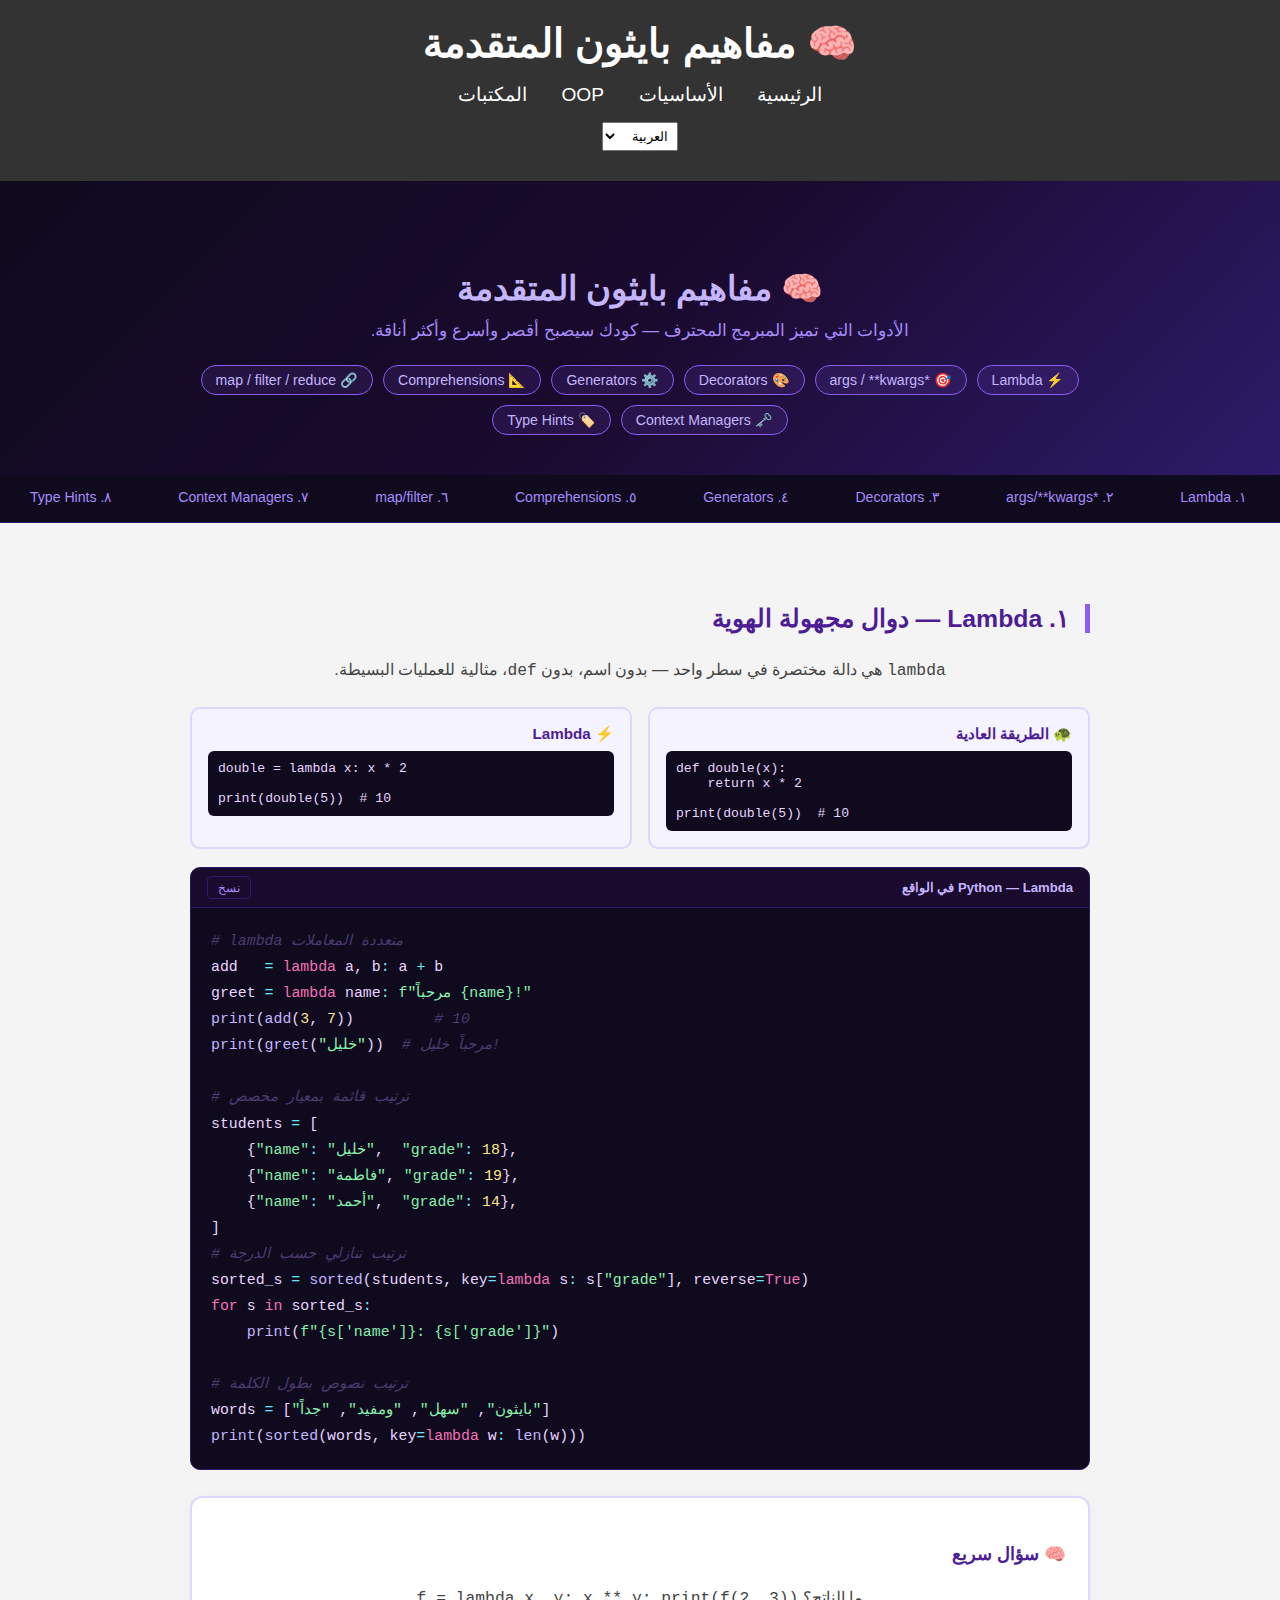
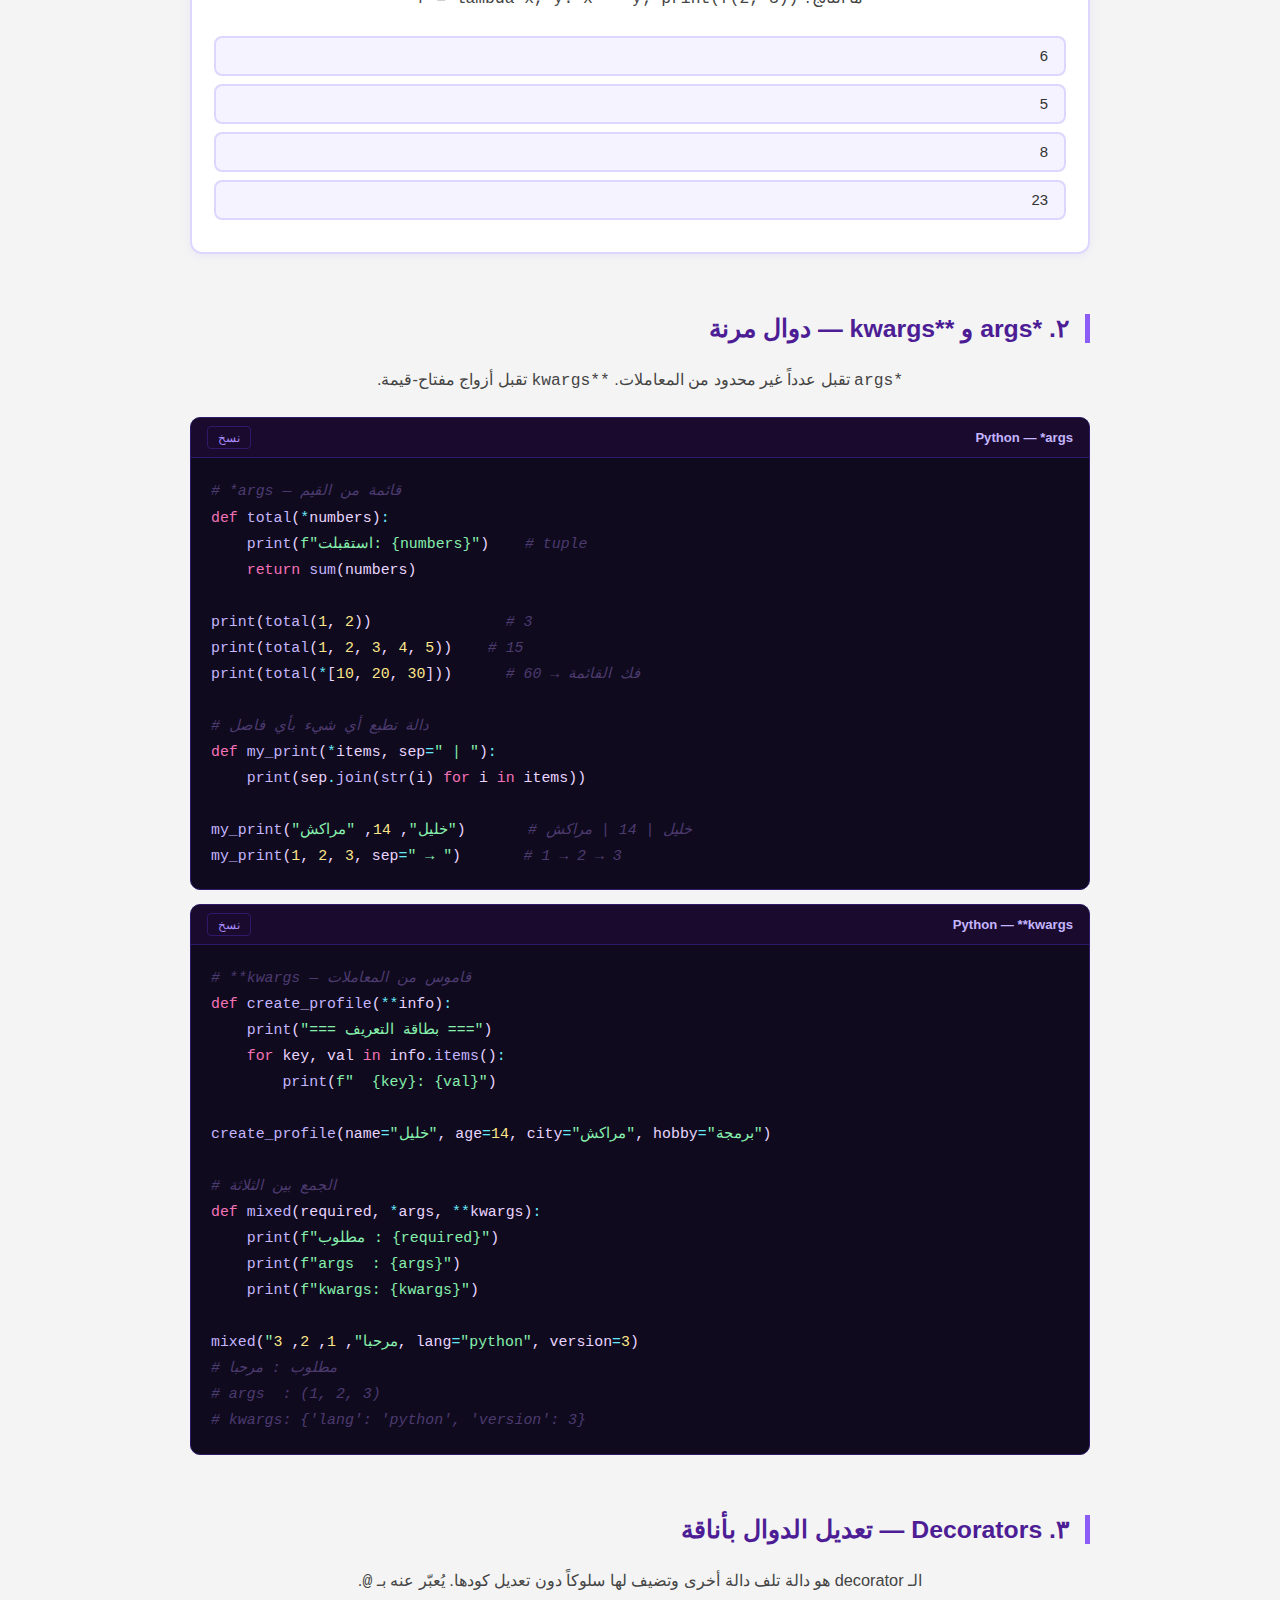
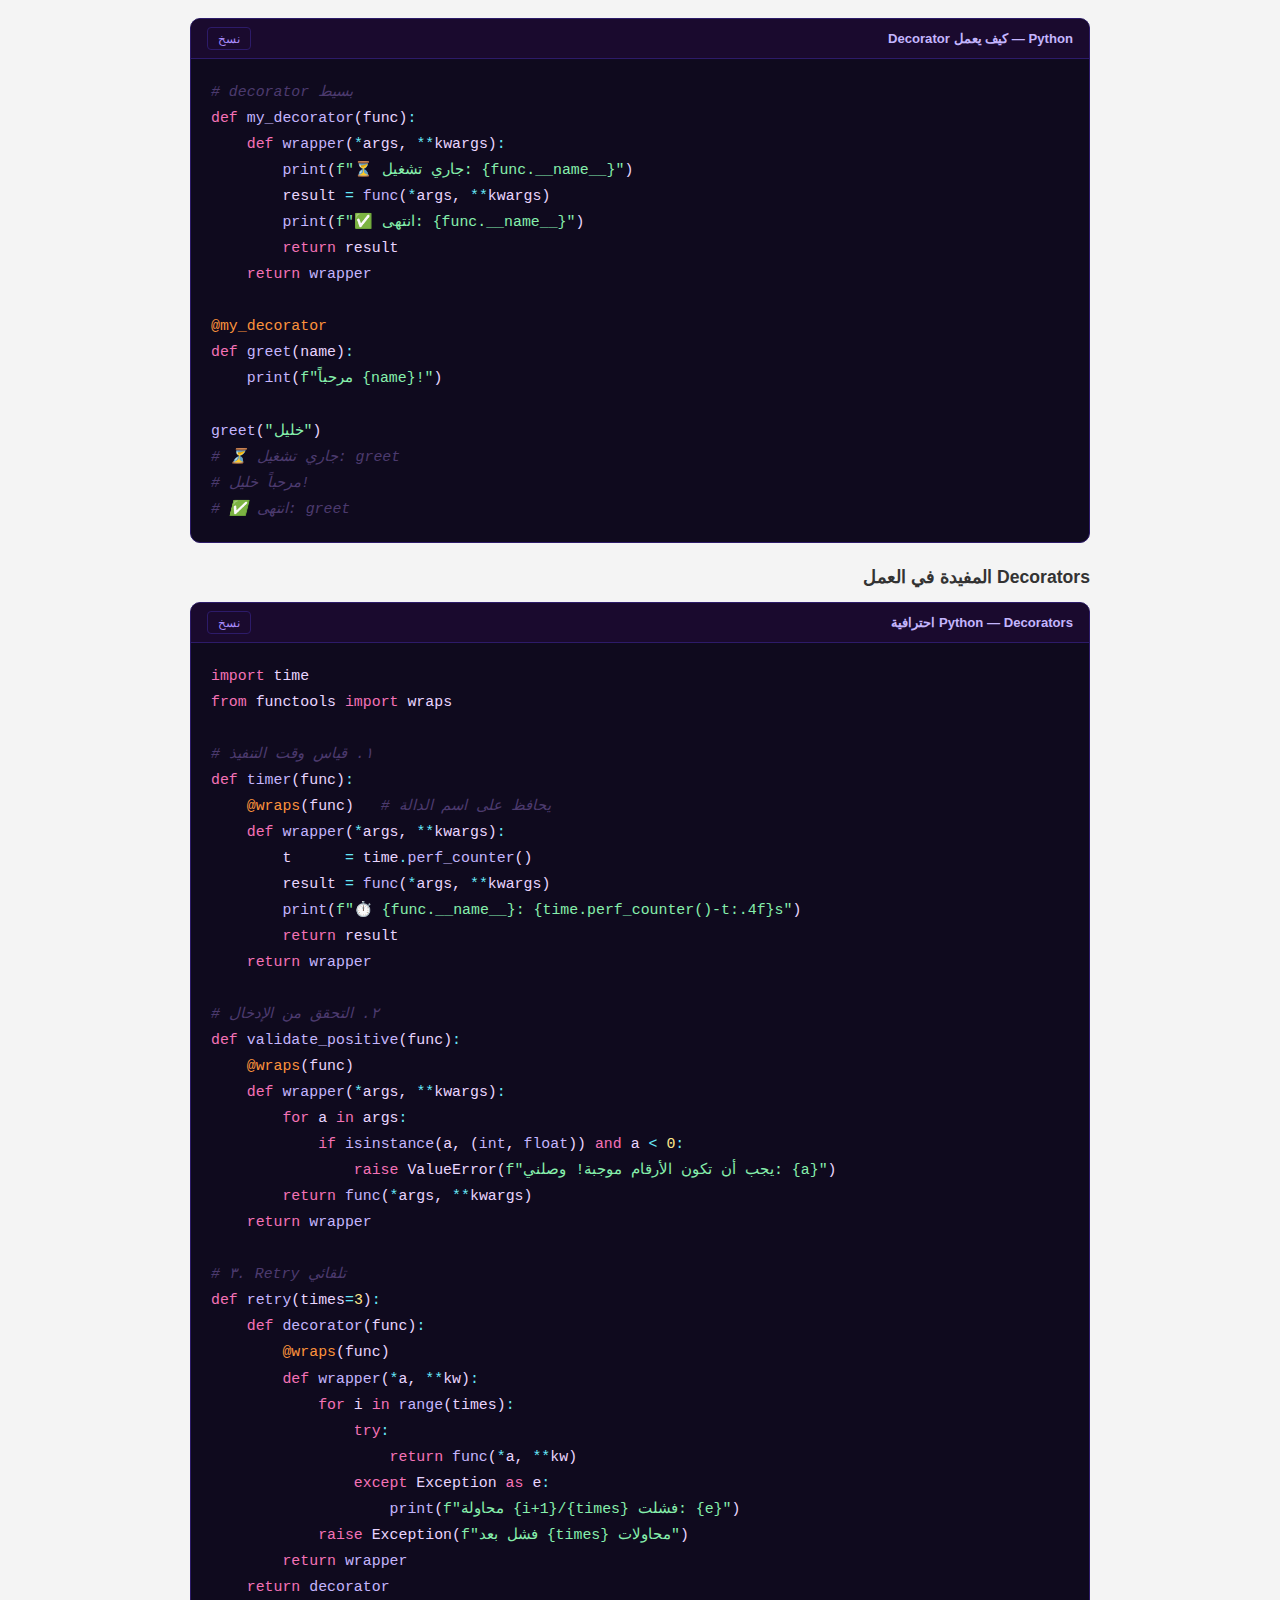
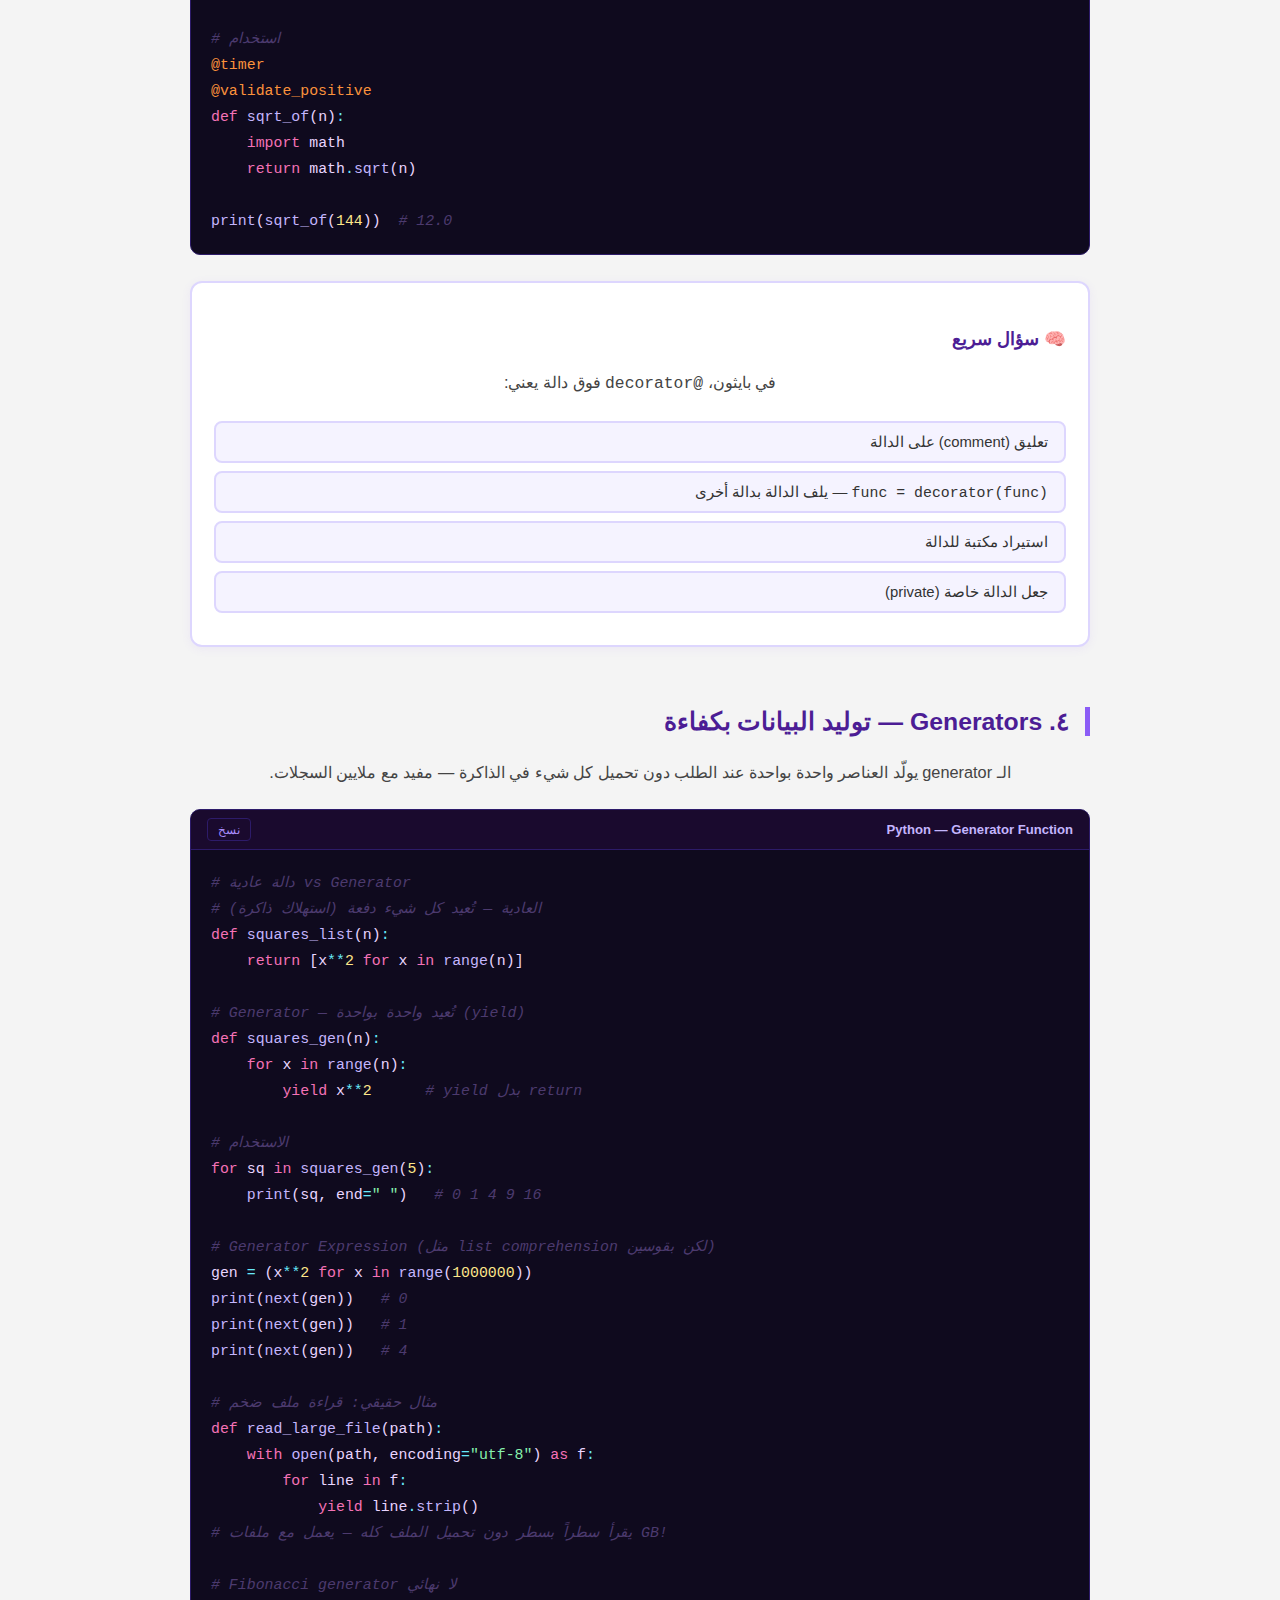
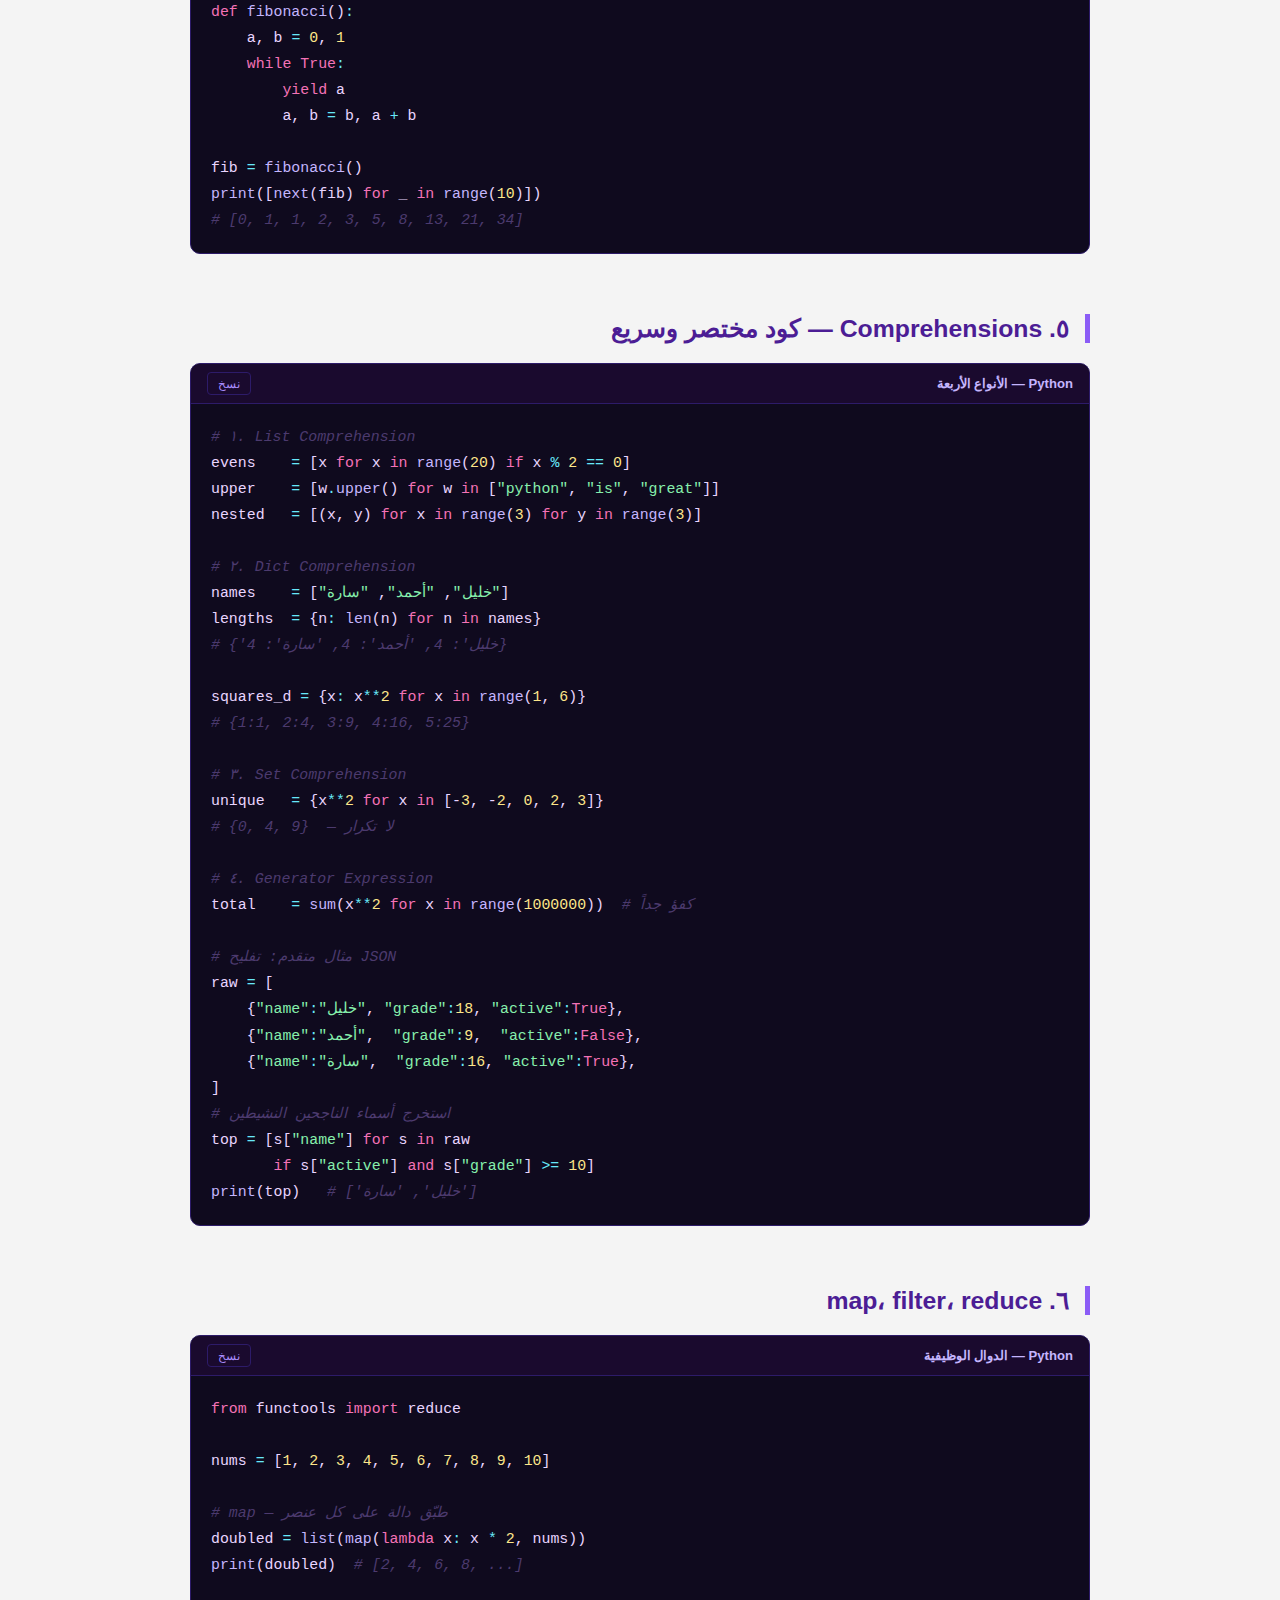
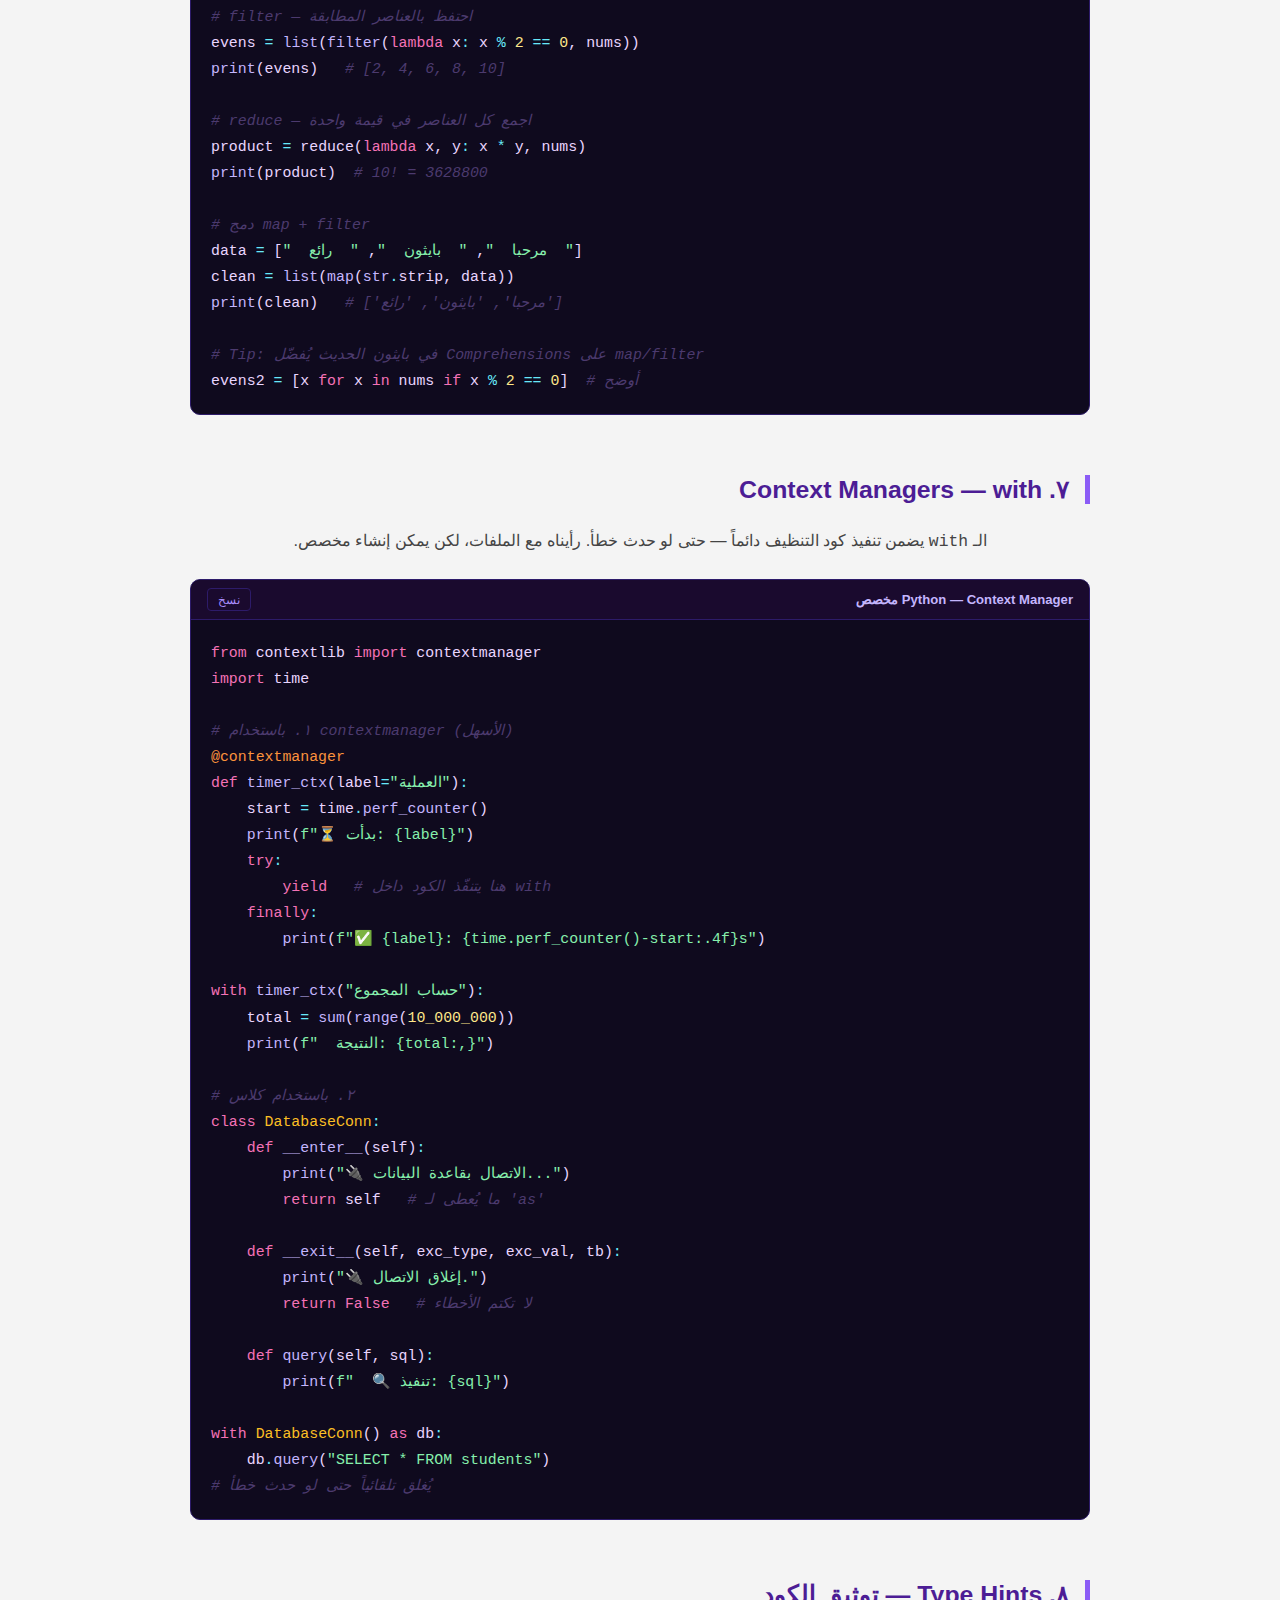
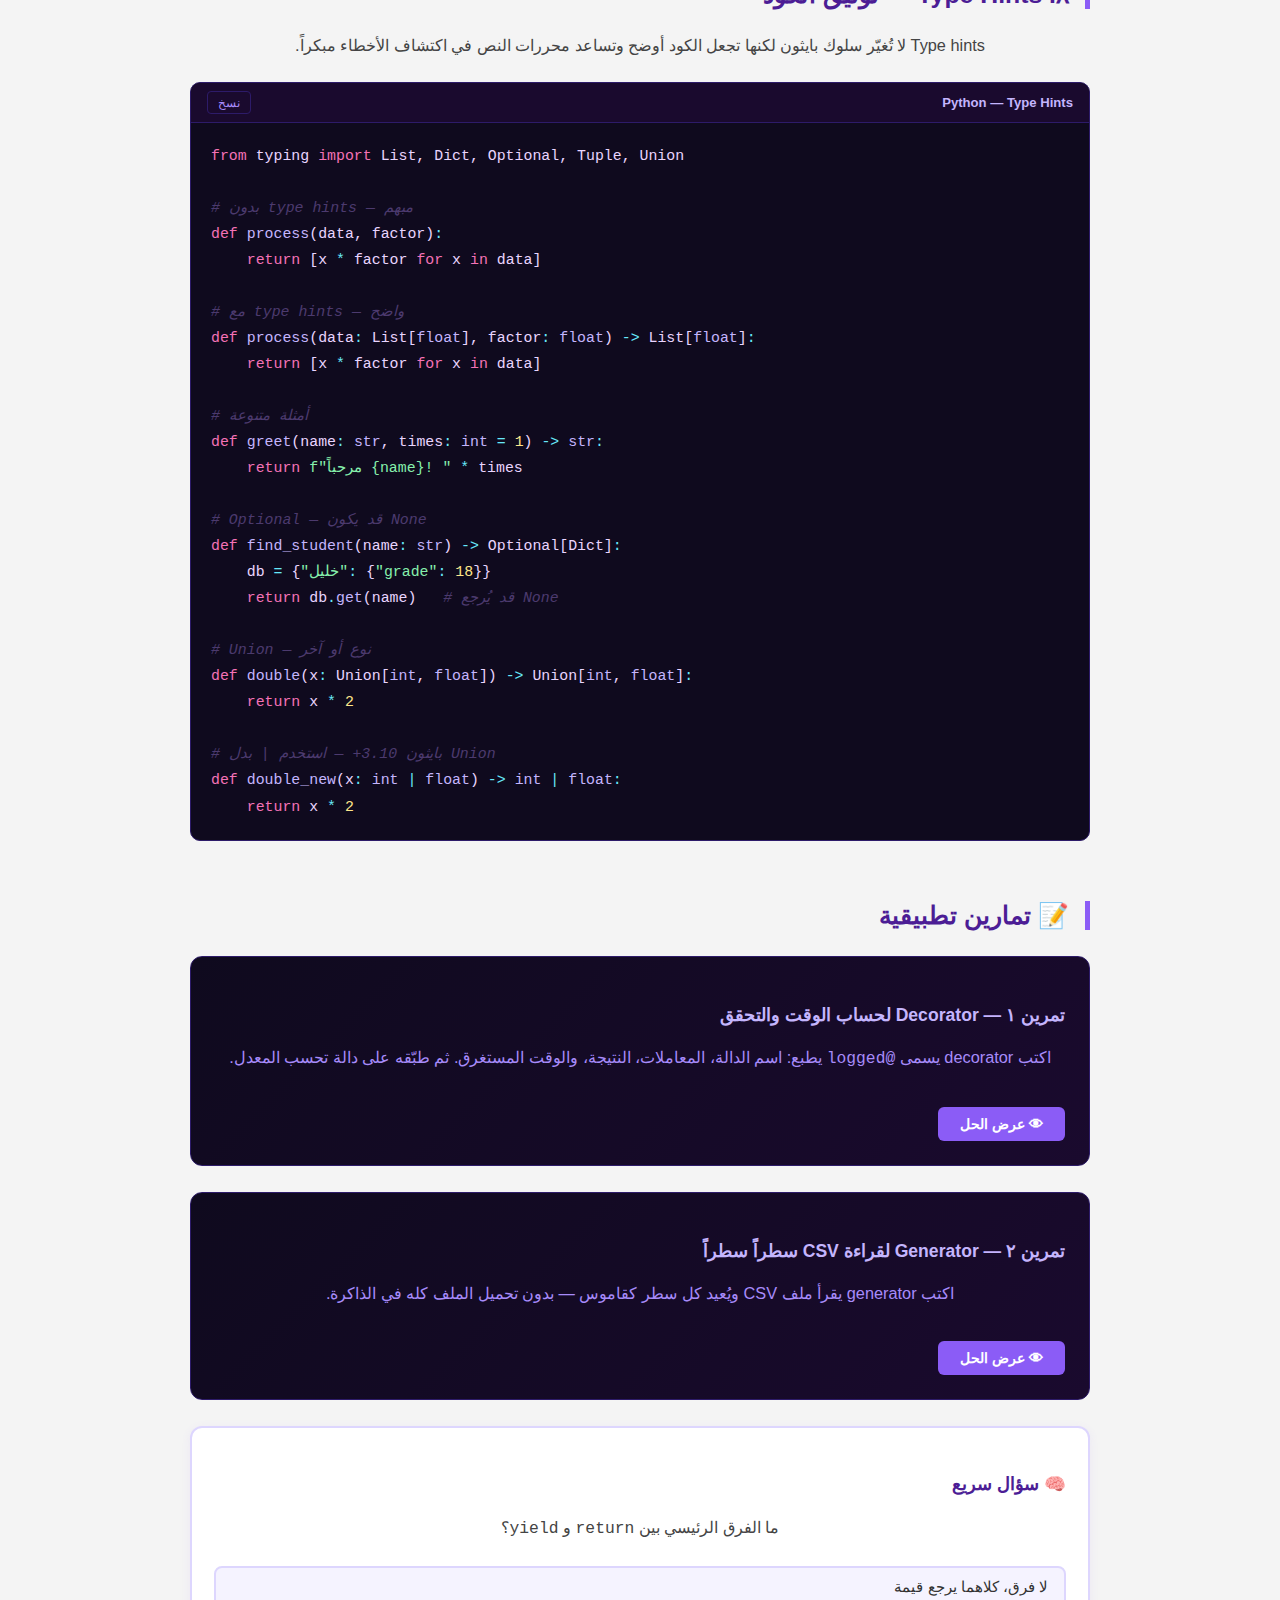
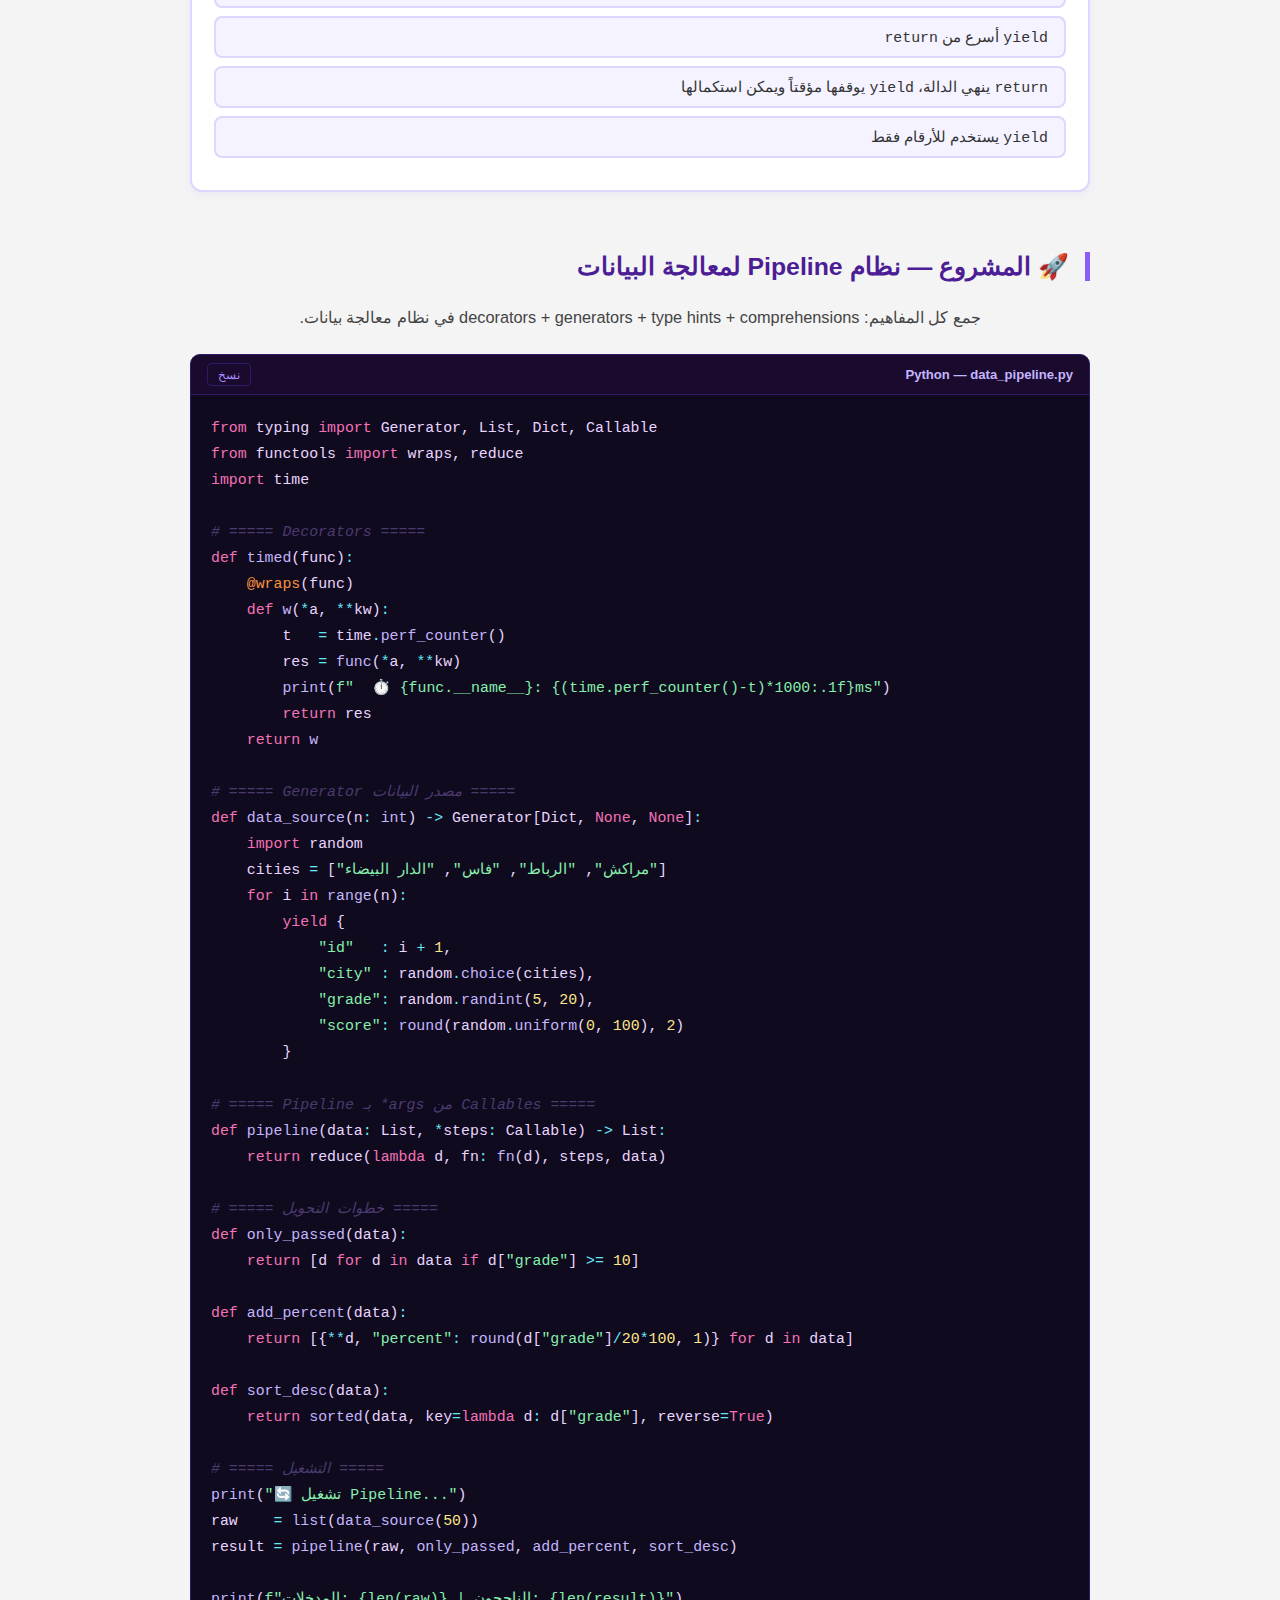
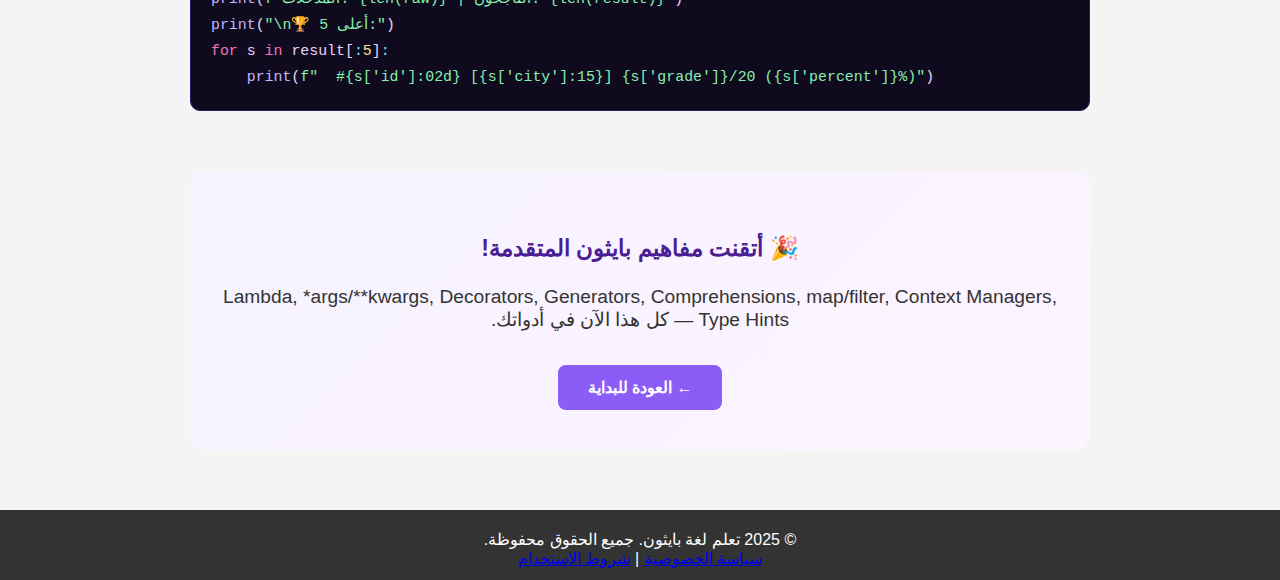
<file: mutaqaddim.html>
<!DOCTYPE html>
<html lang="ar" dir="rtl">
<head>
    <meta charset="UTF-8">
    <meta name="viewport" content="width=device-width, initial-scale=1.0">
    <meta name="description" content="مفاهيم بايثون المتقدمة — decorators وgenerators وlambda و*args/**kwargs وcomprehensions وcontext managers.">
    <meta name="google-adsense-account" content="ca-pub-6734955325699280">
    <title>مفاهيم بايثون المتقدمة — Decorators, Generators, Lambda</title>
    <link rel="icon" href="gogolanapropng.png" type="image/png">
    <link rel="stylesheet" href="styles.css">
    <link rel="stylesheet" href="https://cdnjs.cloudflare.com/ajax/libs/font-awesome/6.4.2/css/all.min.css">
    <script async src="https://pagead2.googlesyndication.com/pagead/js/adsbygoogle.js?client=ca-pub-6734955325699280" crossorigin="anonymous"></script>
    <style>
        :root{--accent:#8b5cf6;--accent2:#7c3aed;--dark:#0f0a1e;--mid:#1e1333;}
        .lesson-hero{background:linear-gradient(135deg,var(--dark) 0%,#1a0a2e 50%,#2d1b69 100%);color:white;padding:60px 0 40px;text-align:center}
        .lesson-hero h2{font-size:2.1rem;color:#c4b5fd;margin-bottom:12px}
        .lesson-hero p{font-size:1.05rem;color:#a78bfa;max-width:700px;margin:0 auto 24px}
        .objectives-box{display:flex;flex-wrap:wrap;gap:10px;justify-content:center}
        .objective-tag{background:rgba(139,92,246,.12);border:1px solid var(--accent);color:#c4b5fd;padding:6px 14px;border-radius:20px;font-size:.88rem}
        .lesson-nav-bar{background:var(--dark);position:sticky;top:70px;z-index:900;overflow-x:auto;white-space:nowrap;border-bottom:1px solid #2d1b69}
        .lesson-nav-bar ul{display:inline-flex;list-style:none;margin:0;padding:0}
        .lesson-nav-bar ul li a{display:block;padding:14px 18px;color:#a78bfa;text-decoration:none;font-size:.88rem;border-bottom:3px solid transparent;transition:all .3s}
        .lesson-nav-bar ul li a:hover,.lesson-nav-bar ul li a.active{color:#c4b5fd;border-bottom-color:var(--accent)}
        .lesson-content{max-width:900px;margin:0 auto;padding:40px 20px}
        .lesson-section{margin-bottom:60px;scroll-margin-top:130px}
        .lesson-section h3{font-size:1.55rem;color:#4c1d95;border-right:5px solid var(--accent);padding-right:16px;margin-bottom:20px}
        .lesson-section h4{font-size:1.1rem;color:#333;margin:24px 0 10px;font-weight:700}
        .lesson-section p,.lesson-section li{font-size:1.02rem;line-height:2;color:#444}
        .tip-box,.warning-box,.info-box{border-radius:10px;padding:16px 18px;margin:18px 0;display:flex;gap:14px;align-items:flex-start}
        .tip-box{background:#f5f3ff;border-right:4px solid var(--accent)}
        .warning-box{background:#fff7ed;border-right:4px solid #ea580c}
        .info-box{background:#f0f9ff;border-right:4px solid #0ea5e9}
        .tip-box .icon{color:var(--accent);font-size:1.3rem;margin-top:2px}
        .warning-box .icon{color:#ea580c;font-size:1.3rem;margin-top:2px}
        .info-box .icon{color:#0ea5e9;font-size:1.3rem;margin-top:2px}
        .tip-box strong,.warning-box strong,.info-box strong{display:block;margin-bottom:5px}
        .code-block{background:#0f0a1e;border:1px solid #2d1b69;border-radius:10px;overflow:hidden;margin:14px 0;direction:ltr}
        .code-header{background:#1a0a2e;padding:8px 16px;display:flex;justify-content:space-between;align-items:center;direction:rtl;border-bottom:1px solid #2d1b69}
        .code-lang{color:#c4b5fd;font-size:.82rem;font-weight:bold}
        .copy-btn{background:transparent;border:1px solid #2d1b69;color:#a78bfa;padding:3px 10px;border-radius:4px;cursor:pointer;font-size:.78rem;transition:all .2s}
        .copy-btn:hover{border-color:var(--accent);color:#c4b5fd}
        .code-block pre{margin:0;padding:20px;background:transparent;color:#e9d5ff;font-size:.93rem;overflow-x:auto}
        .code-block pre code{direction:ltr;text-align:left;display:block;font-family:'Fira Code','Consolas',monospace;line-height:1.75}
        .c-kw{color:#f472b6}.c-fn{color:#c4b5fd}.c-str{color:#86efac}.c-num{color:#fde68a}.c-cmt{color:#4c3a6e;font-style:italic}.c-var{color:#e9d5ff}.c-op{color:#67e8f9}.c-cls{color:#fbbf24}.c-dec{color:#fb923c}
        /* بطاقات المفاهيم */
        .concept-pill{display:inline-block;background:rgba(139,92,246,.15);border:1px solid var(--accent);color:#7c3aed;padding:5px 14px;border-radius:20px;font-size:.85rem;font-weight:600;margin:4px}
        /* مقارنة */
        .compare-grid{display:grid;grid-template-columns:1fr 1fr;gap:16px;margin:18px 0}
        .compare-card{border-radius:10px;padding:16px;background:#f5f3ff;border:2px solid #ddd6fe}
        .compare-card h5{color:#4c1d95;margin:0 0 8px;font-size:.95rem}
        .compare-card pre{margin:0;padding:10px;background:#0f0a1e;border-radius:6px;color:#e9d5ff;font-size:.82rem;overflow-x:auto;direction:ltr;text-align:left}
        /* تمارين */
        .quiz-box{background:#fff;border:2px solid #ddd6fe;border-radius:12px;padding:22px;margin:26px 0;box-shadow:0 2px 10px rgba(139,92,246,.08)}
        .quiz-box h4{color:#4c1d95;margin-bottom:12px;display:flex;align-items:center;gap:8px}
        .quiz-options{display:flex;flex-direction:column;gap:8px;margin:10px 0}
        .quiz-opt{background:#f5f3ff;border:2px solid #ddd6fe;border-radius:8px;padding:10px 16px;cursor:pointer;font-size:.93rem;transition:all .2s;text-align:right;font-family:inherit}
        .quiz-opt:hover{background:#ede9fe;border-color:var(--accent)}
        .quiz-opt.correct{background:#dcfce7;border-color:#16a34a;color:#15803d}
        .quiz-opt.wrong{background:#fee2e2;border-color:#dc2626;color:#dc2626}
        .quiz-feedback{margin-top:10px;padding:10px 14px;border-radius:8px;font-size:.92rem;display:none}
        .quiz-feedback.show{display:block}
        .quiz-feedback.ok{background:#dcfce7;color:#15803d}
        .quiz-feedback.no{background:#fee2e2;color:#dc2626}
        /* تمرين كتابي */
        .exercise-box{background:linear-gradient(135deg,var(--dark),#1a0a2e);color:white;padding:24px;border-radius:12px;margin:26px 0;border:1px solid #2d1b69}
        .exercise-box h4{color:#c4b5fd;margin-bottom:10px}
        .exercise-box p,.exercise-box li{color:#a78bfa;line-height:1.9}
        .solution-btn{background:var(--accent);color:white;border:none;padding:9px 22px;border-radius:6px;cursor:pointer;font-weight:bold;font-size:.9rem;margin-top:12px}
        .solution-btn:hover{background:var(--accent2)}
        .solution-content{display:none;margin-top:14px}
        .solution-content.visible{display:block}
        /* output */
        .output-line{background:#f5f3ff;border-right:4px solid var(--accent);border-radius:6px;padding:8px 14px;margin:6px 0;font-family:monospace;font-size:.9rem;direction:ltr;text-align:left;color:#4c1d95}
        .lesson-end{text-align:center;padding:40px 20px;background:linear-gradient(135deg,#f5f3ff,#fdf4ff);border-radius:16px;margin-top:40px}
        .lesson-end h3{color:#4c1d95;font-size:1.45rem}
        .back-btn{display:inline-block;background:var(--accent);color:white;padding:13px 30px;border-radius:8px;text-decoration:none;font-weight:bold;margin-top:14px;transition:all .3s}
        .back-btn:hover{background:var(--accent2);transform:translateX(4px)}
        @media(max-width:768px){.lesson-hero h2{font-size:1.45rem}.lesson-content{padding:20px 12px}.compare-grid{grid-template-columns:1fr}}
    </style>
</head>
<body>
    <header>
        <div class="container">
            <h1>🧠 مفاهيم بايثون المتقدمة</h1>
            <nav>
                <ul>
                    <li><a href="index.html" data-i18n="nav-home">الرئيسية</a></li>
                    <li><a href="mo9adima.html">الأساسيات</a></li>
                    <li><a href="kainat.html">OOP</a></li>
                    <li><a href="maktaba.html">المكتبات</a></li>
                </ul>
                <select id="language-select" aria-label="اختيار اللغة">
                    <option value="ar">العربية</option>
                    <option value="en">English</option>
                </select>
            </nav>
        </div>
    </header>

    <div class="lesson-hero">
        <div class="container">
            <h2>🧠 مفاهيم بايثون المتقدمة</h2>
            <p>الأدوات التي تميز المبرمج المحترف — كودك سيصبح أقصر وأسرع وأكثر أناقة.</p>
            <div class="objectives-box">
                <span class="objective-tag">⚡ Lambda</span>
                <span class="objective-tag">🎯 *args / **kwargs</span>
                <span class="objective-tag">🎨 Decorators</span>
                <span class="objective-tag">⚙️ Generators</span>
                <span class="objective-tag">📐 Comprehensions</span>
                <span class="objective-tag">🔗 map / filter / reduce</span>
                <span class="objective-tag">🗝️ Context Managers</span>
                <span class="objective-tag">🏷️ Type Hints</span>
            </div>
        </div>
    </div>

    <nav class="lesson-nav-bar">
        <ul>
            <li><a href="#lambda">١. Lambda</a></li>
            <li><a href="#args">٢. *args/**kwargs</a></li>
            <li><a href="#decorators">٣. Decorators</a></li>
            <li><a href="#generators">٤. Generators</a></li>
            <li><a href="#comprehensions">٥. Comprehensions</a></li>
            <li><a href="#functools">٦. map/filter</a></li>
            <li><a href="#context">٧. Context Managers</a></li>
            <li><a href="#hints">٨. Type Hints</a></li>
            <li><a href="#exercises">📝 تمارين</a></li>
            <li><a href="#project">🚀 مشروع</a></li>
        </ul>
    </nav>

    <main>
        <ins class="adsbygoogle" style="display:block;margin:16px auto;max-width:900px;"
             data-ad-client="ca-pub-6734955325699280" data-ad-slot="YOUR_AD_SLOT_ID"
             data-ad-format="auto" data-full-width-responsive="true"></ins>
        <script>(adsbygoogle = window.adsbygoogle || []).push({});</script>

        <div class="lesson-content">

            <!-- ١ Lambda -->
            <div class="lesson-section" id="lambda">
                <h3>١. Lambda — دوال مجهولة الهوية</h3>
                <p><code>lambda</code> هي دالة مختصرة في سطر واحد — بدون اسم، بدون <code>def</code>، مثالية للعمليات البسيطة.</p>

                <div class="compare-grid">
                    <div class="compare-card">
                        <h5>🐢 الطريقة العادية</h5>
                        <pre><code>def double(x):
    return x * 2

print(double(5))  # 10</code></pre>
                    </div>
                    <div class="compare-card">
                        <h5>⚡ Lambda</h5>
                        <pre><code>double = lambda x: x * 2

print(double(5))  # 10</code></pre>
                    </div>
                </div>

                <div class="code-block">
                    <div class="code-header"><span class="code-lang">Python — Lambda في الواقع</span><button class="copy-btn" onclick="copyCode(this)">نسخ</button></div>
                    <pre><code><span class="c-cmt"># lambda متعددة المعاملات</span>
<span class="c-var">add</span>   <span class="c-op">=</span> <span class="c-kw">lambda</span> <span class="c-var">a</span>, <span class="c-var">b</span><span class="c-op">:</span> <span class="c-var">a</span> <span class="c-op">+</span> <span class="c-var">b</span>
<span class="c-var">greet</span> <span class="c-op">=</span> <span class="c-kw">lambda</span> <span class="c-var">name</span><span class="c-op">:</span> <span class="c-str">f"مرحباً {name}!"</span>
<span class="c-fn">print</span>(<span class="c-fn">add</span>(<span class="c-num">3</span>, <span class="c-num">7</span>))         <span class="c-cmt"># 10</span>
<span class="c-fn">print</span>(<span class="c-fn">greet</span>(<span class="c-str">"خليل"</span>))  <span class="c-cmt"># مرحباً خليل!</span>

<span class="c-cmt"># ترتيب قائمة بمعيار مخصص</span>
<span class="c-var">students</span> <span class="c-op">=</span> [
    {<span class="c-str">"name"</span><span class="c-op">:</span> <span class="c-str">"خليل"</span>,  <span class="c-str">"grade"</span><span class="c-op">:</span> <span class="c-num">18</span>},
    {<span class="c-str">"name"</span><span class="c-op">:</span> <span class="c-str">"فاطمة"</span>, <span class="c-str">"grade"</span><span class="c-op">:</span> <span class="c-num">19</span>},
    {<span class="c-str">"name"</span><span class="c-op">:</span> <span class="c-str">"أحمد"</span>,  <span class="c-str">"grade"</span><span class="c-op">:</span> <span class="c-num">14</span>},
]
<span class="c-cmt"># ترتيب تنازلي حسب الدرجة</span>
<span class="c-var">sorted_s</span> <span class="c-op">=</span> <span class="c-fn">sorted</span>(<span class="c-var">students</span>, key<span class="c-op">=</span><span class="c-kw">lambda</span> <span class="c-var">s</span><span class="c-op">:</span> <span class="c-var">s</span>[<span class="c-str">"grade"</span>], reverse<span class="c-op">=</span><span class="c-kw">True</span>)
<span class="c-kw">for</span> <span class="c-var">s</span> <span class="c-kw">in</span> <span class="c-var">sorted_s</span><span class="c-op">:</span>
    <span class="c-fn">print</span>(<span class="c-str">f"{s['name']}: {s['grade']}"</span>)

<span class="c-cmt"># ترتيب نصوص بطول الكلمة</span>
<span class="c-var">words</span> <span class="c-op">=</span> [<span class="c-str">"بايثون"</span>, <span class="c-str">"سهل"</span>, <span class="c-str">"ومفيد"</span>, <span class="c-str">"جداً"</span>]
<span class="c-fn">print</span>(<span class="c-fn">sorted</span>(<span class="c-var">words</span>, key<span class="c-op">=</span><span class="c-kw">lambda</span> <span class="c-var">w</span><span class="c-op">:</span> <span class="c-fn">len</span>(<span class="c-var">w</span>)))</code></pre>
                </div>

                <!-- Quiz -->
                <div class="quiz-box">
                    <h4>🧠 سؤال سريع</h4>
                    <p>ما الناتج؟ <code>f = lambda x, y: x ** y; print(f(2, 3))</code></p>
                    <div class="quiz-options">
                        <div class="quiz-opt" onclick="checkQuiz(this,'wrong')">6</div>
                        <div class="quiz-opt" onclick="checkQuiz(this,'wrong')">5</div>
                        <div class="quiz-opt" onclick="checkQuiz(this,'correct')">8</div>
                        <div class="quiz-opt" onclick="checkQuiz(this,'wrong')">23</div>
                    </div>
                    <div class="quiz-feedback ok">✅ صحيح! <code>2 ** 3</code> = 2³ = 8</div>
                    <div class="quiz-feedback no">❌ خطأ. <code>**</code> هي عملية الأس (power) — 2³ = 8</div>
                </div>
            </div>

            <!-- ٢ *args / **kwargs -->
            <div class="lesson-section" id="args">
                <h3>٢. *args و **kwargs — دوال مرنة</h3>
                <p><code>*args</code> تقبل عدداً غير محدود من المعاملات. <code>**kwargs</code> تقبل أزواج مفتاح-قيمة.</p>

                <div class="code-block">
                    <div class="code-header"><span class="code-lang">Python — *args</span><button class="copy-btn" onclick="copyCode(this)">نسخ</button></div>
                    <pre><code><span class="c-cmt"># *args — قائمة من القيم</span>
<span class="c-kw">def</span> <span class="c-fn">total</span>(<span class="c-op">*</span><span class="c-var">numbers</span>)<span class="c-op">:</span>
    <span class="c-fn">print</span>(<span class="c-str">f"استقبلت: {numbers}"</span>)    <span class="c-cmt"># tuple</span>
    <span class="c-kw">return</span> <span class="c-fn">sum</span>(<span class="c-var">numbers</span>)

<span class="c-fn">print</span>(<span class="c-fn">total</span>(<span class="c-num">1</span>, <span class="c-num">2</span>))               <span class="c-cmt"># 3</span>
<span class="c-fn">print</span>(<span class="c-fn">total</span>(<span class="c-num">1</span>, <span class="c-num">2</span>, <span class="c-num">3</span>, <span class="c-num">4</span>, <span class="c-num">5</span>))    <span class="c-cmt"># 15</span>
<span class="c-fn">print</span>(<span class="c-fn">total</span>(<span class="c-op">*</span>[<span class="c-num">10</span>, <span class="c-num">20</span>, <span class="c-num">30</span>]))      <span class="c-cmt"># فك القائمة → 60</span>

<span class="c-cmt"># دالة تطبع أي شيء بأي فاصل</span>
<span class="c-kw">def</span> <span class="c-fn">my_print</span>(<span class="c-op">*</span><span class="c-var">items</span>, sep<span class="c-op">=</span><span class="c-str">" | "</span>)<span class="c-op">:</span>
    <span class="c-fn">print</span>(<span class="c-var">sep</span><span class="c-op">.</span><span class="c-fn">join</span>(<span class="c-fn">str</span>(<span class="c-var">i</span>) <span class="c-kw">for</span> <span class="c-var">i</span> <span class="c-kw">in</span> <span class="c-var">items</span>))

<span class="c-fn">my_print</span>(<span class="c-str">"خليل"</span>, <span class="c-num">14</span>, <span class="c-str">"مراكش"</span>)       <span class="c-cmt"># خليل | 14 | مراكش</span>
<span class="c-fn">my_print</span>(<span class="c-num">1</span>, <span class="c-num">2</span>, <span class="c-num">3</span>, sep<span class="c-op">=</span><span class="c-str">" → "</span>)       <span class="c-cmt"># 1 → 2 → 3</span></code></pre>
                </div>

                <div class="code-block">
                    <div class="code-header"><span class="code-lang">Python — **kwargs</span><button class="copy-btn" onclick="copyCode(this)">نسخ</button></div>
                    <pre><code><span class="c-cmt"># **kwargs — قاموس من المعاملات</span>
<span class="c-kw">def</span> <span class="c-fn">create_profile</span>(<span class="c-op">**</span><span class="c-var">info</span>)<span class="c-op">:</span>
    <span class="c-fn">print</span>(<span class="c-str">"=== بطاقة التعريف ==="</span>)
    <span class="c-kw">for</span> <span class="c-var">key</span>, <span class="c-var">val</span> <span class="c-kw">in</span> <span class="c-var">info</span><span class="c-op">.</span><span class="c-fn">items</span>()<span class="c-op">:</span>
        <span class="c-fn">print</span>(<span class="c-str">f"  {key}: {val}"</span>)

<span class="c-fn">create_profile</span>(name<span class="c-op">=</span><span class="c-str">"خليل"</span>, age<span class="c-op">=</span><span class="c-num">14</span>, city<span class="c-op">=</span><span class="c-str">"مراكش"</span>, hobby<span class="c-op">=</span><span class="c-str">"برمجة"</span>)

<span class="c-cmt"># الجمع بين الثلاثة</span>
<span class="c-kw">def</span> <span class="c-fn">mixed</span>(<span class="c-var">required</span>, <span class="c-op">*</span><span class="c-var">args</span>, <span class="c-op">**</span><span class="c-var">kwargs</span>)<span class="c-op">:</span>
    <span class="c-fn">print</span>(<span class="c-str">f"مطلوب : {required}"</span>)
    <span class="c-fn">print</span>(<span class="c-str">f"args  : {args}"</span>)
    <span class="c-fn">print</span>(<span class="c-str">f"kwargs: {kwargs}"</span>)

<span class="c-fn">mixed</span>(<span class="c-str">"مرحبا"</span>, <span class="c-num">1</span>, <span class="c-num">2</span>, <span class="c-num">3</span>, lang<span class="c-op">=</span><span class="c-str">"python"</span>, version<span class="c-op">=</span><span class="c-num">3</span>)
<span class="c-cmt"># مطلوب : مرحبا
# args  : (1, 2, 3)
# kwargs: {'lang': 'python', 'version': 3}</span></code></pre>
                </div>
            </div>

            <!-- ٣ Decorators -->
            <div class="lesson-section" id="decorators">
                <h3>٣. Decorators — تعديل الدوال بأناقة</h3>
                <p>الـ decorator هو دالة تلف دالة أخرى وتضيف لها سلوكاً دون تعديل كودها. يُعبّر عنه بـ <code>@</code>.</p>

                <div class="code-block">
                    <div class="code-header"><span class="code-lang">Python — كيف يعمل Decorator</span><button class="copy-btn" onclick="copyCode(this)">نسخ</button></div>
                    <pre><code><span class="c-cmt"># decorator بسيط</span>
<span class="c-kw">def</span> <span class="c-fn">my_decorator</span>(<span class="c-var">func</span>)<span class="c-op">:</span>
    <span class="c-kw">def</span> <span class="c-fn">wrapper</span>(<span class="c-op">*</span><span class="c-var">args</span>, <span class="c-op">**</span><span class="c-var">kwargs</span>)<span class="c-op">:</span>
        <span class="c-fn">print</span>(<span class="c-str">f"⏳ جاري تشغيل: {func.__name__}"</span>)
        <span class="c-var">result</span> <span class="c-op">=</span> <span class="c-fn">func</span>(<span class="c-op">*</span><span class="c-var">args</span>, <span class="c-op">**</span><span class="c-var">kwargs</span>)
        <span class="c-fn">print</span>(<span class="c-str">f"✅ انتهى: {func.__name__}"</span>)
        <span class="c-kw">return</span> <span class="c-var">result</span>
    <span class="c-kw">return</span> <span class="c-fn">wrapper</span>

<span class="c-dec">@my_decorator</span>
<span class="c-kw">def</span> <span class="c-fn">greet</span>(<span class="c-var">name</span>)<span class="c-op">:</span>
    <span class="c-fn">print</span>(<span class="c-str">f"مرحباً {name}!"</span>)

<span class="c-fn">greet</span>(<span class="c-str">"خليل"</span>)
<span class="c-cmt"># ⏳ جاري تشغيل: greet
# مرحباً خليل!
# ✅ انتهى: greet</span></code></pre>
                </div>

                <h4>Decorators المفيدة في العمل</h4>
                <div class="code-block">
                    <div class="code-header"><span class="code-lang">Python — Decorators احترافية</span><button class="copy-btn" onclick="copyCode(this)">نسخ</button></div>
                    <pre><code><span class="c-kw">import</span> <span class="c-mod">time</span>
<span class="c-kw">from</span> <span class="c-mod">functools</span> <span class="c-kw">import</span> wraps

<span class="c-cmt"># ١. قياس وقت التنفيذ</span>
<span class="c-kw">def</span> <span class="c-fn">timer</span>(<span class="c-var">func</span>)<span class="c-op">:</span>
    <span class="c-dec">@wraps</span>(<span class="c-var">func</span>)   <span class="c-cmt"># يحافظ على اسم الدالة</span>
    <span class="c-kw">def</span> <span class="c-fn">wrapper</span>(<span class="c-op">*</span><span class="c-var">args</span>, <span class="c-op">**</span><span class="c-var">kwargs</span>)<span class="c-op">:</span>
        <span class="c-var">t</span>      <span class="c-op">=</span> <span class="c-mod">time</span><span class="c-op">.</span><span class="c-fn">perf_counter</span>()
        <span class="c-var">result</span> <span class="c-op">=</span> <span class="c-fn">func</span>(<span class="c-op">*</span><span class="c-var">args</span>, <span class="c-op">**</span><span class="c-var">kwargs</span>)
        <span class="c-fn">print</span>(<span class="c-str">f"⏱️ {func.__name__}: {time.perf_counter()-t:.4f}s"</span>)
        <span class="c-kw">return</span> <span class="c-var">result</span>
    <span class="c-kw">return</span> <span class="c-fn">wrapper</span>

<span class="c-cmt"># ٢. التحقق من الإدخال</span>
<span class="c-kw">def</span> <span class="c-fn">validate_positive</span>(<span class="c-var">func</span>)<span class="c-op">:</span>
    <span class="c-dec">@wraps</span>(<span class="c-var">func</span>)
    <span class="c-kw">def</span> <span class="c-fn">wrapper</span>(<span class="c-op">*</span><span class="c-var">args</span>, <span class="c-op">**</span><span class="c-var">kwargs</span>)<span class="c-op">:</span>
        <span class="c-kw">for</span> <span class="c-var">a</span> <span class="c-kw">in</span> <span class="c-var">args</span><span class="c-op">:</span>
            <span class="c-kw">if</span> <span class="c-fn">isinstance</span>(<span class="c-var">a</span>, (<span class="c-fn">int</span>, <span class="c-fn">float</span>)) <span class="c-kw">and</span> <span class="c-var">a</span> <span class="c-op">&lt;</span> <span class="c-num">0</span><span class="c-op">:</span>
                <span class="c-kw">raise</span> ValueError(<span class="c-str">f"يجب أن تكون الأرقام موجبة! وصلني: {a}"</span>)
        <span class="c-kw">return</span> <span class="c-fn">func</span>(<span class="c-op">*</span><span class="c-var">args</span>, <span class="c-op">**</span><span class="c-var">kwargs</span>)
    <span class="c-kw">return</span> <span class="c-fn">wrapper</span>

<span class="c-cmt"># ٣. Retry تلقائي</span>
<span class="c-kw">def</span> <span class="c-fn">retry</span>(<span class="c-var">times</span><span class="c-op">=</span><span class="c-num">3</span>)<span class="c-op">:</span>
    <span class="c-kw">def</span> <span class="c-fn">decorator</span>(<span class="c-var">func</span>)<span class="c-op">:</span>
        <span class="c-dec">@wraps</span>(<span class="c-var">func</span>)
        <span class="c-kw">def</span> <span class="c-fn">wrapper</span>(<span class="c-op">*</span><span class="c-var">a</span>, <span class="c-op">**</span><span class="c-var">kw</span>)<span class="c-op">:</span>
            <span class="c-kw">for</span> <span class="c-var">i</span> <span class="c-kw">in</span> <span class="c-fn">range</span>(<span class="c-var">times</span>)<span class="c-op">:</span>
                <span class="c-kw">try</span><span class="c-op">:</span>
                    <span class="c-kw">return</span> <span class="c-fn">func</span>(<span class="c-op">*</span><span class="c-var">a</span>, <span class="c-op">**</span><span class="c-var">kw</span>)
                <span class="c-kw">except</span> Exception <span class="c-kw">as</span> <span class="c-var">e</span><span class="c-op">:</span>
                    <span class="c-fn">print</span>(<span class="c-str">f"محاولة {i+1}/{times} فشلت: {e}"</span>)
            <span class="c-kw">raise</span> Exception(<span class="c-str">f"فشل بعد {times} محاولات"</span>)
        <span class="c-kw">return</span> <span class="c-fn">wrapper</span>
    <span class="c-kw">return</span> <span class="c-fn">decorator</span>

<span class="c-cmt"># استخدام</span>
<span class="c-dec">@timer</span>
<span class="c-dec">@validate_positive</span>
<span class="c-kw">def</span> <span class="c-fn">sqrt_of</span>(<span class="c-var">n</span>)<span class="c-op">:</span>
    <span class="c-kw">import</span> <span class="c-mod">math</span>
    <span class="c-kw">return</span> <span class="c-mod">math</span><span class="c-op">.</span><span class="c-fn">sqrt</span>(<span class="c-var">n</span>)

<span class="c-fn">print</span>(<span class="c-fn">sqrt_of</span>(<span class="c-num">144</span>))  <span class="c-cmt"># 12.0</span></code></pre>
                </div>

                <!-- Quiz -->
                <div class="quiz-box">
                    <h4>🧠 سؤال سريع</h4>
                    <p>في بايثون، <code>@decorator</code> فوق دالة يعني:</p>
                    <div class="quiz-options">
                        <div class="quiz-opt" onclick="checkQuiz(this,'wrong')">تعليق (comment) على الدالة</div>
                        <div class="quiz-opt" onclick="checkQuiz(this,'correct')"><code>func = decorator(func)</code> — يلف الدالة بدالة أخرى</div>
                        <div class="quiz-opt" onclick="checkQuiz(this,'wrong')">استيراد مكتبة للدالة</div>
                        <div class="quiz-opt" onclick="checkQuiz(this,'wrong')">جعل الدالة خاصة (private)</div>
                    </div>
                    <div class="quiz-feedback ok">✅ ممتاز! <code>@timer</code> يعادل تماماً: <code>my_func = timer(my_func)</code></div>
                    <div class="quiz-feedback no">❌ خطأ. الـ decorator يلف الدالة، أي <code>@timer</code> يعادل <code>func = timer(func)</code>.</div>
                </div>
            </div>

            <!-- ٤ Generators -->
            <div class="lesson-section" id="generators">
                <h3>٤. Generators — توليد البيانات بكفاءة</h3>
                <p>الـ generator يولّد العناصر واحدة بواحدة عند الطلب دون تحميل كل شيء في الذاكرة — مفيد مع ملايين السجلات.</p>

                <div class="code-block">
                    <div class="code-header"><span class="code-lang">Python — Generator Function</span><button class="copy-btn" onclick="copyCode(this)">نسخ</button></div>
                    <pre><code><span class="c-cmt"># دالة عادية vs Generator</span>
<span class="c-cmt"># العادية — تُعيد كل شيء دفعة (استهلاك ذاكرة)</span>
<span class="c-kw">def</span> <span class="c-fn">squares_list</span>(<span class="c-var">n</span>)<span class="c-op">:</span>
    <span class="c-kw">return</span> [<span class="c-var">x</span><span class="c-op">**</span><span class="c-num">2</span> <span class="c-kw">for</span> <span class="c-var">x</span> <span class="c-kw">in</span> <span class="c-fn">range</span>(<span class="c-var">n</span>)]

<span class="c-cmt"># Generator — تُعيد واحدة بواحدة (yield)</span>
<span class="c-kw">def</span> <span class="c-fn">squares_gen</span>(<span class="c-var">n</span>)<span class="c-op">:</span>
    <span class="c-kw">for</span> <span class="c-var">x</span> <span class="c-kw">in</span> <span class="c-fn">range</span>(<span class="c-var">n</span>)<span class="c-op">:</span>
        <span class="c-kw">yield</span> <span class="c-var">x</span><span class="c-op">**</span><span class="c-num">2</span>      <span class="c-cmt"># yield بدل return</span>

<span class="c-cmt"># الاستخدام</span>
<span class="c-kw">for</span> <span class="c-var">sq</span> <span class="c-kw">in</span> <span class="c-fn">squares_gen</span>(<span class="c-num">5</span>)<span class="c-op">:</span>
    <span class="c-fn">print</span>(<span class="c-var">sq</span>, end<span class="c-op">=</span><span class="c-str">" "</span>)   <span class="c-cmt"># 0 1 4 9 16</span>

<span class="c-cmt"># Generator Expression (مثل list comprehension لكن بقوسين)</span>
<span class="c-var">gen</span> <span class="c-op">=</span> (<span class="c-var">x</span><span class="c-op">**</span><span class="c-num">2</span> <span class="c-kw">for</span> <span class="c-var">x</span> <span class="c-kw">in</span> <span class="c-fn">range</span>(<span class="c-num">1000000</span>))
<span class="c-fn">print</span>(<span class="c-fn">next</span>(<span class="c-var">gen</span>))   <span class="c-cmt"># 0</span>
<span class="c-fn">print</span>(<span class="c-fn">next</span>(<span class="c-var">gen</span>))   <span class="c-cmt"># 1</span>
<span class="c-fn">print</span>(<span class="c-fn">next</span>(<span class="c-var">gen</span>))   <span class="c-cmt"># 4</span>

<span class="c-cmt"># مثال حقيقي: قراءة ملف ضخم</span>
<span class="c-kw">def</span> <span class="c-fn">read_large_file</span>(<span class="c-var">path</span>)<span class="c-op">:</span>
    <span class="c-kw">with</span> <span class="c-fn">open</span>(<span class="c-var">path</span>, encoding<span class="c-op">=</span><span class="c-str">"utf-8"</span>) <span class="c-kw">as</span> <span class="c-var">f</span><span class="c-op">:</span>
        <span class="c-kw">for</span> <span class="c-var">line</span> <span class="c-kw">in</span> <span class="c-var">f</span><span class="c-op">:</span>
            <span class="c-kw">yield</span> <span class="c-var">line</span><span class="c-op">.</span><span class="c-fn">strip</span>()
<span class="c-cmt"># يقرأ سطراً بسطر دون تحميل الملف كله — يعمل مع ملفات GB!</span>

<span class="c-cmt"># Fibonacci generator لا نهائي</span>
<span class="c-kw">def</span> <span class="c-fn">fibonacci</span>()<span class="c-op">:</span>
    <span class="c-var">a</span>, <span class="c-var">b</span> <span class="c-op">=</span> <span class="c-num">0</span>, <span class="c-num">1</span>
    <span class="c-kw">while</span> <span class="c-kw">True</span><span class="c-op">:</span>
        <span class="c-kw">yield</span> <span class="c-var">a</span>
        <span class="c-var">a</span>, <span class="c-var">b</span> <span class="c-op">=</span> <span class="c-var">b</span>, <span class="c-var">a</span> <span class="c-op">+</span> <span class="c-var">b</span>

<span class="c-var">fib</span> <span class="c-op">=</span> <span class="c-fn">fibonacci</span>()
<span class="c-fn">print</span>([<span class="c-fn">next</span>(<span class="c-var">fib</span>) <span class="c-kw">for</span> <span class="c-var">_</span> <span class="c-kw">in</span> <span class="c-fn">range</span>(<span class="c-num">10</span>)])
<span class="c-cmt"># [0, 1, 1, 2, 3, 5, 8, 13, 21, 34]</span></code></pre>
                </div>
            </div>

            <!-- ٥ Comprehensions -->
            <div class="lesson-section" id="comprehensions">
                <h3>٥. Comprehensions — كود مختصر وسريع</h3>
                <div class="code-block">
                    <div class="code-header"><span class="code-lang">Python — الأنواع الأربعة</span><button class="copy-btn" onclick="copyCode(this)">نسخ</button></div>
                    <pre><code><span class="c-cmt"># ١. List Comprehension</span>
<span class="c-var">evens</span>    <span class="c-op">=</span> [<span class="c-var">x</span> <span class="c-kw">for</span> <span class="c-var">x</span> <span class="c-kw">in</span> <span class="c-fn">range</span>(<span class="c-num">20</span>) <span class="c-kw">if</span> <span class="c-var">x</span> <span class="c-op">%</span> <span class="c-num">2</span> <span class="c-op">==</span> <span class="c-num">0</span>]
<span class="c-var">upper</span>    <span class="c-op">=</span> [<span class="c-var">w</span><span class="c-op">.</span><span class="c-fn">upper</span>() <span class="c-kw">for</span> <span class="c-var">w</span> <span class="c-kw">in</span> [<span class="c-str">"python"</span>, <span class="c-str">"is"</span>, <span class="c-str">"great"</span>]]
<span class="c-var">nested</span>   <span class="c-op">=</span> [(<span class="c-var">x</span>, <span class="c-var">y</span>) <span class="c-kw">for</span> <span class="c-var">x</span> <span class="c-kw">in</span> <span class="c-fn">range</span>(<span class="c-num">3</span>) <span class="c-kw">for</span> <span class="c-var">y</span> <span class="c-kw">in</span> <span class="c-fn">range</span>(<span class="c-num">3</span>)]

<span class="c-cmt"># ٢. Dict Comprehension</span>
<span class="c-var">names</span>    <span class="c-op">=</span> [<span class="c-str">"خليل"</span>, <span class="c-str">"أحمد"</span>, <span class="c-str">"سارة"</span>]
<span class="c-var">lengths</span>  <span class="c-op">=</span> {<span class="c-var">n</span><span class="c-op">:</span> <span class="c-fn">len</span>(<span class="c-var">n</span>) <span class="c-kw">for</span> <span class="c-var">n</span> <span class="c-kw">in</span> <span class="c-var">names</span>}
<span class="c-cmt"># {'خليل': 4, 'أحمد': 4, 'سارة': 4}</span>

<span class="c-var">squares_d</span> <span class="c-op">=</span> {<span class="c-var">x</span><span class="c-op">:</span> <span class="c-var">x</span><span class="c-op">**</span><span class="c-num">2</span> <span class="c-kw">for</span> <span class="c-var">x</span> <span class="c-kw">in</span> <span class="c-fn">range</span>(<span class="c-num">1</span>, <span class="c-num">6</span>)}
<span class="c-cmt"># {1:1, 2:4, 3:9, 4:16, 5:25}</span>

<span class="c-cmt"># ٣. Set Comprehension</span>
<span class="c-var">unique</span>   <span class="c-op">=</span> {<span class="c-var">x</span><span class="c-op">**</span><span class="c-num">2</span> <span class="c-kw">for</span> <span class="c-var">x</span> <span class="c-kw">in</span> [-<span class="c-num">3</span>, -<span class="c-num">2</span>, <span class="c-num">0</span>, <span class="c-num">2</span>, <span class="c-num">3</span>]}
<span class="c-cmt"># {0, 4, 9}  — لا تكرار</span>

<span class="c-cmt"># ٤. Generator Expression</span>
<span class="c-var">total</span>    <span class="c-op">=</span> <span class="c-fn">sum</span>(<span class="c-var">x</span><span class="c-op">**</span><span class="c-num">2</span> <span class="c-kw">for</span> <span class="c-var">x</span> <span class="c-kw">in</span> <span class="c-fn">range</span>(<span class="c-num">1000000</span>))  <span class="c-cmt"># كفؤ جداً</span>

<span class="c-cmt"># مثال متقدم: تفليح JSON</span>
<span class="c-var">raw</span> <span class="c-op">=</span> [
    {<span class="c-str">"name"</span><span class="c-op">:</span><span class="c-str">"خليل"</span>, <span class="c-str">"grade"</span><span class="c-op">:</span><span class="c-num">18</span>, <span class="c-str">"active"</span><span class="c-op">:</span><span class="c-kw">True</span>},
    {<span class="c-str">"name"</span><span class="c-op">:</span><span class="c-str">"أحمد"</span>,  <span class="c-str">"grade"</span><span class="c-op">:</span><span class="c-num">9</span>,  <span class="c-str">"active"</span><span class="c-op">:</span><span class="c-kw">False</span>},
    {<span class="c-str">"name"</span><span class="c-op">:</span><span class="c-str">"سارة"</span>,  <span class="c-str">"grade"</span><span class="c-op">:</span><span class="c-num">16</span>, <span class="c-str">"active"</span><span class="c-op">:</span><span class="c-kw">True</span>},
]
<span class="c-cmt"># استخرج أسماء الناجحين النشيطين</span>
<span class="c-var">top</span> <span class="c-op">=</span> [s[<span class="c-str">"name"</span>] <span class="c-kw">for</span> <span class="c-var">s</span> <span class="c-kw">in</span> <span class="c-var">raw</span>
       <span class="c-kw">if</span> <span class="c-var">s</span>[<span class="c-str">"active"</span>] <span class="c-kw">and</span> <span class="c-var">s</span>[<span class="c-str">"grade"</span>] <span class="c-op">&gt;=</span> <span class="c-num">10</span>]
<span class="c-fn">print</span>(<span class="c-var">top</span>)   <span class="c-cmt"># ['خليل', 'سارة']</span></code></pre>
                </div>
            </div>

            <!-- ٦ map/filter/reduce -->
            <div class="lesson-section" id="functools">
                <h3>٦. map، filter، reduce</h3>
                <div class="code-block">
                    <div class="code-header"><span class="code-lang">Python — الدوال الوظيفية</span><button class="copy-btn" onclick="copyCode(this)">نسخ</button></div>
                    <pre><code><span class="c-kw">from</span> <span class="c-mod">functools</span> <span class="c-kw">import</span> reduce

<span class="c-var">nums</span> <span class="c-op">=</span> [<span class="c-num">1</span>, <span class="c-num">2</span>, <span class="c-num">3</span>, <span class="c-num">4</span>, <span class="c-num">5</span>, <span class="c-num">6</span>, <span class="c-num">7</span>, <span class="c-num">8</span>, <span class="c-num">9</span>, <span class="c-num">10</span>]

<span class="c-cmt"># map — طبّق دالة على كل عنصر</span>
<span class="c-var">doubled</span> <span class="c-op">=</span> <span class="c-fn">list</span>(<span class="c-fn">map</span>(<span class="c-kw">lambda</span> <span class="c-var">x</span><span class="c-op">:</span> <span class="c-var">x</span> <span class="c-op">*</span> <span class="c-num">2</span>, <span class="c-var">nums</span>))
<span class="c-fn">print</span>(<span class="c-var">doubled</span>)  <span class="c-cmt"># [2, 4, 6, 8, ...]</span>

<span class="c-cmt"># filter — احتفظ بالعناصر المطابقة</span>
<span class="c-var">evens</span> <span class="c-op">=</span> <span class="c-fn">list</span>(<span class="c-fn">filter</span>(<span class="c-kw">lambda</span> <span class="c-var">x</span><span class="c-op">:</span> <span class="c-var">x</span> <span class="c-op">%</span> <span class="c-num">2</span> <span class="c-op">==</span> <span class="c-num">0</span>, <span class="c-var">nums</span>))
<span class="c-fn">print</span>(<span class="c-var">evens</span>)   <span class="c-cmt"># [2, 4, 6, 8, 10]</span>

<span class="c-cmt"># reduce — اجمع كل العناصر في قيمة واحدة</span>
<span class="c-var">product</span> <span class="c-op">=</span> reduce(<span class="c-kw">lambda</span> <span class="c-var">x</span>, <span class="c-var">y</span><span class="c-op">:</span> <span class="c-var">x</span> <span class="c-op">*</span> <span class="c-var">y</span>, <span class="c-var">nums</span>)
<span class="c-fn">print</span>(<span class="c-var">product</span>)  <span class="c-cmt"># 10! = 3628800</span>

<span class="c-cmt"># دمج map + filter</span>
<span class="c-var">data</span> <span class="c-op">=</span> [<span class="c-str">"  مرحبا  "</span>, <span class="c-str">"  بايثون  "</span>, <span class="c-str">"  رائع  "</span>]
<span class="c-var">clean</span> <span class="c-op">=</span> <span class="c-fn">list</span>(<span class="c-fn">map</span>(<span class="c-fn">str</span><span class="c-op">.</span>strip, <span class="c-var">data</span>))
<span class="c-fn">print</span>(<span class="c-var">clean</span>)   <span class="c-cmt"># ['مرحبا', 'بايثون', 'رائع']</span>

<span class="c-cmt"># Tip: في بايثون الحديث يُفضّل Comprehensions على map/filter</span>
<span class="c-var">evens2</span> <span class="c-op">=</span> [<span class="c-var">x</span> <span class="c-kw">for</span> <span class="c-var">x</span> <span class="c-kw">in</span> <span class="c-var">nums</span> <span class="c-kw">if</span> <span class="c-var">x</span> <span class="c-op">%</span> <span class="c-num">2</span> <span class="c-op">==</span> <span class="c-num">0</span>]  <span class="c-cmt"># أوضح</span></code></pre>
                </div>
            </div>

            <!-- ٧ Context Managers -->
            <div class="lesson-section" id="context">
                <h3>٧. Context Managers — with</h3>
                <p>الـ <code>with</code> يضمن تنفيذ كود التنظيف دائماً — حتى لو حدث خطأ. رأيناه مع الملفات، لكن يمكن إنشاء مخصص.</p>
                <div class="code-block">
                    <div class="code-header"><span class="code-lang">Python — Context Manager مخصص</span><button class="copy-btn" onclick="copyCode(this)">نسخ</button></div>
                    <pre><code><span class="c-kw">from</span> <span class="c-mod">contextlib</span> <span class="c-kw">import</span> contextmanager
<span class="c-kw">import</span> <span class="c-mod">time</span>

<span class="c-cmt"># ١. باستخدام contextmanager (الأسهل)</span>
<span class="c-dec">@contextmanager</span>
<span class="c-kw">def</span> <span class="c-fn">timer_ctx</span>(<span class="c-var">label</span><span class="c-op">=</span><span class="c-str">"العملية"</span>)<span class="c-op">:</span>
    <span class="c-var">start</span> <span class="c-op">=</span> <span class="c-mod">time</span><span class="c-op">.</span><span class="c-fn">perf_counter</span>()
    <span class="c-fn">print</span>(<span class="c-str">f"⏳ بدأت: {label}"</span>)
    <span class="c-kw">try</span><span class="c-op">:</span>
        <span class="c-kw">yield</span>   <span class="c-cmt"># هنا يتنفّذ الكود داخل with</span>
    <span class="c-kw">finally</span><span class="c-op">:</span>
        <span class="c-fn">print</span>(<span class="c-str">f"✅ {label}: {time.perf_counter()-start:.4f}s"</span>)

<span class="c-kw">with</span> <span class="c-fn">timer_ctx</span>(<span class="c-str">"حساب المجموع"</span>)<span class="c-op">:</span>
    <span class="c-var">total</span> <span class="c-op">=</span> <span class="c-fn">sum</span>(<span class="c-fn">range</span>(<span class="c-num">10_000_000</span>))
    <span class="c-fn">print</span>(<span class="c-str">f"  النتيجة: {total:,}"</span>)

<span class="c-cmt"># ٢. باستخدام كلاس</span>
<span class="c-kw">class</span> <span class="c-cls">DatabaseConn</span><span class="c-op">:</span>
    <span class="c-kw">def</span> <span class="c-fn">__enter__</span>(<span class="c-var">self</span>)<span class="c-op">:</span>
        <span class="c-fn">print</span>(<span class="c-str">"🔌 الاتصال بقاعدة البيانات..."</span>)
        <span class="c-kw">return</span> <span class="c-var">self</span>   <span class="c-cmt"># ما يُعطى لـ 'as'</span>

    <span class="c-kw">def</span> <span class="c-fn">__exit__</span>(<span class="c-var">self</span>, <span class="c-var">exc_type</span>, <span class="c-var">exc_val</span>, <span class="c-var">tb</span>)<span class="c-op">:</span>
        <span class="c-fn">print</span>(<span class="c-str">"🔌 إغلاق الاتصال."</span>)
        <span class="c-kw">return</span> <span class="c-kw">False</span>   <span class="c-cmt"># لا تكتم الأخطاء</span>

    <span class="c-kw">def</span> <span class="c-fn">query</span>(<span class="c-var">self</span>, <span class="c-var">sql</span>)<span class="c-op">:</span>
        <span class="c-fn">print</span>(<span class="c-str">f"  🔍 تنفيذ: {sql}"</span>)

<span class="c-kw">with</span> <span class="c-cls">DatabaseConn</span>() <span class="c-kw">as</span> <span class="c-var">db</span><span class="c-op">:</span>
    <span class="c-var">db</span><span class="c-op">.</span><span class="c-fn">query</span>(<span class="c-str">"SELECT * FROM students"</span>)
<span class="c-cmt"># يُغلق تلقائياً حتى لو حدث خطأ</span></code></pre>
                </div>
            </div>

            <!-- ٨ Type Hints -->
            <div class="lesson-section" id="hints">
                <h3>٨. Type Hints — توثيق الكود</h3>
                <p>Type hints لا تُغيّر سلوك بايثون لكنها تجعل الكود أوضح وتساعد محررات النص في اكتشاف الأخطاء مبكراً.</p>
                <div class="code-block">
                    <div class="code-header"><span class="code-lang">Python — Type Hints</span><button class="copy-btn" onclick="copyCode(this)">نسخ</button></div>
                    <pre><code><span class="c-kw">from</span> <span class="c-mod">typing</span> <span class="c-kw">import</span> List, Dict, Optional, Tuple, Union

<span class="c-cmt"># بدون type hints — مبهم</span>
<span class="c-kw">def</span> <span class="c-fn">process</span>(<span class="c-var">data</span>, <span class="c-var">factor</span>)<span class="c-op">:</span>
    <span class="c-kw">return</span> [<span class="c-var">x</span> <span class="c-op">*</span> <span class="c-var">factor</span> <span class="c-kw">for</span> <span class="c-var">x</span> <span class="c-kw">in</span> <span class="c-var">data</span>]

<span class="c-cmt"># مع type hints — واضح</span>
<span class="c-kw">def</span> <span class="c-fn">process</span>(<span class="c-var">data</span><span class="c-op">:</span> List[<span class="c-fn">float</span>], <span class="c-var">factor</span><span class="c-op">:</span> <span class="c-fn">float</span>) <span class="c-op">-&gt;</span> List[<span class="c-fn">float</span>]<span class="c-op">:</span>
    <span class="c-kw">return</span> [<span class="c-var">x</span> <span class="c-op">*</span> <span class="c-var">factor</span> <span class="c-kw">for</span> <span class="c-var">x</span> <span class="c-kw">in</span> <span class="c-var">data</span>]

<span class="c-cmt"># أمثلة متنوعة</span>
<span class="c-kw">def</span> <span class="c-fn">greet</span>(<span class="c-var">name</span><span class="c-op">:</span> <span class="c-fn">str</span>, <span class="c-var">times</span><span class="c-op">:</span> <span class="c-fn">int</span> <span class="c-op">=</span> <span class="c-num">1</span>) <span class="c-op">-&gt;</span> <span class="c-fn">str</span><span class="c-op">:</span>
    <span class="c-kw">return</span> <span class="c-str">f"مرحباً {name}! "</span> <span class="c-op">*</span> <span class="c-var">times</span>

<span class="c-cmt"># Optional — قد يكون None</span>
<span class="c-kw">def</span> <span class="c-fn">find_student</span>(<span class="c-var">name</span><span class="c-op">:</span> <span class="c-fn">str</span>) <span class="c-op">-&gt;</span> Optional[Dict]<span class="c-op">:</span>
    <span class="c-var">db</span> <span class="c-op">=</span> {<span class="c-str">"خليل"</span><span class="c-op">:</span> {<span class="c-str">"grade"</span><span class="c-op">:</span> <span class="c-num">18</span>}}
    <span class="c-kw">return</span> <span class="c-var">db</span><span class="c-op">.</span><span class="c-fn">get</span>(<span class="c-var">name</span>)   <span class="c-cmt"># قد يُرجع None</span>

<span class="c-cmt"># Union — نوع أو آخر</span>
<span class="c-kw">def</span> <span class="c-fn">double</span>(<span class="c-var">x</span><span class="c-op">:</span> Union[<span class="c-fn">int</span>, <span class="c-fn">float</span>]) <span class="c-op">-&gt;</span> Union[<span class="c-fn">int</span>, <span class="c-fn">float</span>]<span class="c-op">:</span>
    <span class="c-kw">return</span> <span class="c-var">x</span> <span class="c-op">*</span> <span class="c-num">2</span>

<span class="c-cmt"># بايثون 3.10+ — استخدم | بدل Union</span>
<span class="c-kw">def</span> <span class="c-fn">double_new</span>(<span class="c-var">x</span><span class="c-op">:</span> <span class="c-fn">int</span> <span class="c-op">|</span> <span class="c-fn">float</span>) <span class="c-op">-&gt;</span> <span class="c-fn">int</span> <span class="c-op">|</span> <span class="c-fn">float</span><span class="c-op">:</span>
    <span class="c-kw">return</span> <span class="c-var">x</span> <span class="c-op">*</span> <span class="c-num">2</span></code></pre>
                </div>
            </div>

            <!-- تمارين -->
            <div class="lesson-section" id="exercises">
                <h3>📝 تمارين تطبيقية</h3>

                <div class="exercise-box">
                    <h4>تمرين ١ — Decorator لحساب الوقت والتحقق</h4>
                    <p>اكتب decorator يسمى <code>@logged</code> يطبع: اسم الدالة، المعاملات، النتيجة، والوقت المستغرق. ثم طبّقه على دالة تحسب المعدل.</p>
                    <button class="solution-btn" onclick="this.nextElementSibling.classList.toggle('visible')">👁 عرض الحل</button>
                    <div class="solution-content">
                        <div class="code-block">
                            <div class="code-header"><span class="code-lang">Python — الحل</span><button class="copy-btn" onclick="copyCode(this)">نسخ</button></div>
                            <pre><code><span class="c-kw">import</span> <span class="c-mod">time</span>
<span class="c-kw">from</span> <span class="c-mod">functools</span> <span class="c-kw">import</span> wraps

<span class="c-kw">def</span> <span class="c-fn">logged</span>(<span class="c-var">func</span>)<span class="c-op">:</span>
    <span class="c-dec">@wraps</span>(<span class="c-var">func</span>)
    <span class="c-kw">def</span> <span class="c-fn">wrapper</span>(<span class="c-op">*</span><span class="c-var">args</span>, <span class="c-op">**</span><span class="c-var">kwargs</span>)<span class="c-op">:</span>
        <span class="c-fn">print</span>(<span class="c-str">f"\n📞 {func.__name__}({args}, {kwargs})"</span>)
        <span class="c-var">t</span>      <span class="c-op">=</span> <span class="c-mod">time</span><span class="c-op">.</span><span class="c-fn">perf_counter</span>()
        <span class="c-var">result</span> <span class="c-op">=</span> <span class="c-fn">func</span>(<span class="c-op">*</span><span class="c-var">args</span>, <span class="c-op">**</span><span class="c-var">kwargs</span>)
        <span class="c-fn">print</span>(<span class="c-str">f"   ↳ نتيجة: {result}"</span>)
        <span class="c-fn">print</span>(<span class="c-str">f"   ⏱️ وقت: {(time.perf_counter()-t)*1000:.2f}ms"</span>)
        <span class="c-kw">return</span> <span class="c-var">result</span>
    <span class="c-kw">return</span> <span class="c-fn">wrapper</span>

<span class="c-dec">@logged</span>
<span class="c-kw">def</span> <span class="c-fn">average</span>(<span class="c-op">*</span><span class="c-var">grades</span>)<span class="c-op">:</span>
    <span class="c-kw">return</span> <span class="c-fn">sum</span>(<span class="c-var">grades</span>) <span class="c-op">/</span> <span class="c-fn">len</span>(<span class="c-var">grades</span>)

<span class="c-fn">average</span>(<span class="c-num">18</span>, <span class="c-num">16</span>, <span class="c-num">19</span>, <span class="c-num">15</span>)
<span class="c-fn">average</span>(<span class="c-num">12</span>, <span class="c-num">14</span>)</code></pre>
                        </div>
                    </div>
                </div>

                <div class="exercise-box">
                    <h4>تمرين ٢ — Generator لقراءة CSV سطراً سطراً</h4>
                    <p>اكتب generator يقرأ ملف CSV ويُعيد كل سطر كقاموس — بدون تحميل الملف كله في الذاكرة.</p>
                    <button class="solution-btn" onclick="this.nextElementSibling.classList.toggle('visible')">👁 عرض الحل</button>
                    <div class="solution-content">
                        <div class="code-block">
                            <div class="code-header"><span class="code-lang">Python — الحل</span><button class="copy-btn" onclick="copyCode(this)">نسخ</button></div>
                            <pre><code><span class="c-kw">def</span> <span class="c-fn">csv_reader</span>(<span class="c-var">filepath</span>)<span class="c-op">:</span>
    <span class="c-kw">with</span> <span class="c-fn">open</span>(<span class="c-var">filepath</span>, encoding<span class="c-op">=</span><span class="c-str">"utf-8"</span>) <span class="c-kw">as</span> <span class="c-var">f</span><span class="c-op">:</span>
        <span class="c-var">headers</span> <span class="c-op">=</span> <span class="c-var">f</span><span class="c-op">.</span><span class="c-fn">readline</span>()<span class="c-op">.</span><span class="c-fn">strip</span>()<span class="c-op">.</span><span class="c-fn">split</span>(<span class="c-str">","</span>)
        <span class="c-kw">for</span> <span class="c-var">line</span> <span class="c-kw">in</span> <span class="c-var">f</span><span class="c-op">:</span>
            <span class="c-var">values</span> <span class="c-op">=</span> <span class="c-var">line</span><span class="c-op">.</span><span class="c-fn">strip</span>()<span class="c-op">.</span><span class="c-fn">split</span>(<span class="c-str">","</span>)
            <span class="c-kw">yield</span> <span class="c-fn">dict</span>(<span class="c-fn">zip</span>(<span class="c-var">headers</span>, <span class="c-var">values</span>))

<span class="c-cmt"># استخدام — يعمل مع ملفات بأي حجم</span>
<span class="c-kw">for</span> <span class="c-var">row</span> <span class="c-kw">in</span> <span class="c-fn">csv_reader</span>(<span class="c-str">"students.csv"</span>)<span class="c-op">:</span>
    <span class="c-fn">print</span>(<span class="c-var">row</span>)
    <span class="c-cmt"># {'name': 'خليل', 'grade': '18', 'city': 'مراكش'}</span></code></pre>
                        </div>
                    </div>
                </div>

                <div class="quiz-box">
                    <h4>🧠 سؤال سريع</h4>
                    <p>ما الفرق الرئيسي بين <code>return</code> و <code>yield</code>؟</p>
                    <div class="quiz-options">
                        <div class="quiz-opt" onclick="checkQuiz(this,'wrong')">لا فرق، كلاهما يرجع قيمة</div>
                        <div class="quiz-opt" onclick="checkQuiz(this,'wrong')"><code>yield</code> أسرع من <code>return</code></div>
                        <div class="quiz-opt" onclick="checkQuiz(this,'correct')"><code>return</code> ينهي الدالة، <code>yield</code> يوقفها مؤقتاً ويمكن استكمالها</div>
                        <div class="quiz-opt" onclick="checkQuiz(this,'wrong')"><code>yield</code> يستخدم للأرقام فقط</div>
                    </div>
                    <div class="quiz-feedback ok">✅ ممتاز! <code>yield</code> يحفظ حالة الدالة ويستكملها عند الطلب — هذا ما يجعل Generators فعّالة.</div>
                    <div class="quiz-feedback no">❌ خطأ. <code>return</code> ينهي الدالة نهائياً، بينما <code>yield</code> يوقفها مؤقتاً ويمكن استكمالها بـ <code>next()</code>.</div>
                </div>
            </div>

            <!-- مشروع -->
            <div class="lesson-section" id="project">
                <h3>🚀 المشروع — نظام Pipeline لمعالجة البيانات</h3>
                <p>جمع كل المفاهيم: decorators + generators + type hints + comprehensions في نظام معالجة بيانات.</p>
                <div class="code-block">
                    <div class="code-header"><span class="code-lang">Python — data_pipeline.py</span><button class="copy-btn" onclick="copyCode(this)">نسخ</button></div>
                    <pre><code><span class="c-kw">from</span> <span class="c-mod">typing</span> <span class="c-kw">import</span> Generator, List, Dict, Callable
<span class="c-kw">from</span> <span class="c-mod">functools</span> <span class="c-kw">import</span> wraps, reduce
<span class="c-kw">import</span> <span class="c-mod">time</span>

<span class="c-cmt"># ===== Decorators =====</span>
<span class="c-kw">def</span> <span class="c-fn">timed</span>(<span class="c-var">func</span>)<span class="c-op">:</span>
    <span class="c-dec">@wraps</span>(<span class="c-var">func</span>)
    <span class="c-kw">def</span> <span class="c-fn">w</span>(<span class="c-op">*</span><span class="c-var">a</span>, <span class="c-op">**</span><span class="c-var">kw</span>)<span class="c-op">:</span>
        <span class="c-var">t</span>   <span class="c-op">=</span> <span class="c-mod">time</span><span class="c-op">.</span><span class="c-fn">perf_counter</span>()
        <span class="c-var">res</span> <span class="c-op">=</span> <span class="c-fn">func</span>(<span class="c-op">*</span><span class="c-var">a</span>, <span class="c-op">**</span><span class="c-var">kw</span>)
        <span class="c-fn">print</span>(<span class="c-str">f"  ⏱️ {func.__name__}: {(time.perf_counter()-t)*1000:.1f}ms"</span>)
        <span class="c-kw">return</span> <span class="c-var">res</span>
    <span class="c-kw">return</span> <span class="c-fn">w</span>

<span class="c-cmt"># ===== Generator مصدر البيانات =====</span>
<span class="c-kw">def</span> <span class="c-fn">data_source</span>(<span class="c-var">n</span><span class="c-op">:</span> <span class="c-fn">int</span>) <span class="c-op">-&gt;</span> Generator[Dict, <span class="c-kw">None</span>, <span class="c-kw">None</span>]<span class="c-op">:</span>
    <span class="c-kw">import</span> <span class="c-mod">random</span>
    <span class="c-var">cities</span> <span class="c-op">=</span> [<span class="c-str">"مراكش"</span>, <span class="c-str">"الرباط"</span>, <span class="c-str">"فاس"</span>, <span class="c-str">"الدار البيضاء"</span>]
    <span class="c-kw">for</span> <span class="c-var">i</span> <span class="c-kw">in</span> <span class="c-fn">range</span>(<span class="c-var">n</span>)<span class="c-op">:</span>
        <span class="c-kw">yield</span> {
            <span class="c-str">"id"</span>   <span class="c-op">:</span> <span class="c-var">i</span> <span class="c-op">+</span> <span class="c-num">1</span>,
            <span class="c-str">"city"</span> <span class="c-op">:</span> <span class="c-mod">random</span><span class="c-op">.</span><span class="c-fn">choice</span>(<span class="c-var">cities</span>),
            <span class="c-str">"grade"</span><span class="c-op">:</span> <span class="c-mod">random</span><span class="c-op">.</span><span class="c-fn">randint</span>(<span class="c-num">5</span>, <span class="c-num">20</span>),
            <span class="c-str">"score"</span><span class="c-op">:</span> <span class="c-fn">round</span>(<span class="c-mod">random</span><span class="c-op">.</span><span class="c-fn">uniform</span>(<span class="c-num">0</span>, <span class="c-num">100</span>), <span class="c-num">2</span>)
        }

<span class="c-cmt"># ===== Pipeline بـ *args من Callables =====</span>
<span class="c-kw">def</span> <span class="c-fn">pipeline</span>(<span class="c-var">data</span><span class="c-op">:</span> List, <span class="c-op">*</span><span class="c-var">steps</span><span class="c-op">:</span> Callable) <span class="c-op">-&gt;</span> List<span class="c-op">:</span>
    <span class="c-kw">return</span> reduce(<span class="c-kw">lambda</span> <span class="c-var">d</span>, <span class="c-var">fn</span><span class="c-op">:</span> <span class="c-fn">fn</span>(<span class="c-var">d</span>), <span class="c-var">steps</span>, <span class="c-var">data</span>)

<span class="c-cmt"># ===== خطوات التحويل =====</span>
<span class="c-kw">def</span> <span class="c-fn">only_passed</span>(<span class="c-var">data</span>)<span class="c-op">:</span>
    <span class="c-kw">return</span> [<span class="c-var">d</span> <span class="c-kw">for</span> <span class="c-var">d</span> <span class="c-kw">in</span> <span class="c-var">data</span> <span class="c-kw">if</span> <span class="c-var">d</span>[<span class="c-str">"grade"</span>] <span class="c-op">&gt;=</span> <span class="c-num">10</span>]

<span class="c-kw">def</span> <span class="c-fn">add_percent</span>(<span class="c-var">data</span>)<span class="c-op">:</span>
    <span class="c-kw">return</span> [{<span class="c-op">**</span><span class="c-var">d</span>, <span class="c-str">"percent"</span><span class="c-op">:</span> <span class="c-fn">round</span>(<span class="c-var">d</span>[<span class="c-str">"grade"</span>]<span class="c-op">/</span><span class="c-num">20</span><span class="c-op">*</span><span class="c-num">100</span>, <span class="c-num">1</span>)} <span class="c-kw">for</span> <span class="c-var">d</span> <span class="c-kw">in</span> <span class="c-var">data</span>]

<span class="c-kw">def</span> <span class="c-fn">sort_desc</span>(<span class="c-var">data</span>)<span class="c-op">:</span>
    <span class="c-kw">return</span> <span class="c-fn">sorted</span>(<span class="c-var">data</span>, key<span class="c-op">=</span><span class="c-kw">lambda</span> <span class="c-var">d</span><span class="c-op">:</span> <span class="c-var">d</span>[<span class="c-str">"grade"</span>], reverse<span class="c-op">=</span><span class="c-kw">True</span>)

<span class="c-cmt"># ===== التشغيل =====</span>
<span class="c-fn">print</span>(<span class="c-str">"🔄 تشغيل Pipeline..."</span>)
<span class="c-var">raw</span>    <span class="c-op">=</span> <span class="c-fn">list</span>(<span class="c-fn">data_source</span>(<span class="c-num">50</span>))
<span class="c-var">result</span> <span class="c-op">=</span> <span class="c-fn">pipeline</span>(<span class="c-var">raw</span>, <span class="c-fn">only_passed</span>, <span class="c-fn">add_percent</span>, <span class="c-fn">sort_desc</span>)

<span class="c-fn">print</span>(<span class="c-str">f"المدخلات: {len(raw)} | الناجحون: {len(result)}"</span>)
<span class="c-fn">print</span>(<span class="c-str">"\n🏆 أعلى 5:"</span>)
<span class="c-kw">for</span> <span class="c-var">s</span> <span class="c-kw">in</span> <span class="c-var">result</span>[<span class="c-op">:</span><span class="c-num">5</span>]<span class="c-op">:</span>
    <span class="c-fn">print</span>(<span class="c-str">f"  #{s['id']:02d} [{s['city']:15}] {s['grade']}/20 ({s['percent']}%)"</span>)</code></pre>
                </div>
            </div>

            <div class="lesson-end">
                <h3>🎉 أتقنت مفاهيم بايثون المتقدمة!</h3>
                <p>Lambda, *args/**kwargs, Decorators, Generators, Comprehensions, map/filter, Context Managers, Type Hints — كل هذا الآن في أدواتك.</p>
                <a href="mo9adima.html" class="back-btn">← العودة للبداية</a>
            </div>
        </div>
    </main>

    <footer>
        <div class="container">
            <p>© 2025 تعلم لغة بايثون. جميع الحقوق محفوظة.</p>
            <p><a href="privacy.html">سياسة الخصوصية</a> | <a href="terms.html">شروط الاستخدام</a></p>
        </div>
    </footer>
    <script src="i18n.js" defer></script>
    <script>
        function copyCode(btn){const c=btn.closest('.code-block').querySelector('code').innerText;navigator.clipboard.writeText(c).then(()=>{btn.textContent='تم ✓';setTimeout(()=>btn.textContent='نسخ',2000);});}
        function checkQuiz(el,res){
            const box=el.closest('.quiz-box');
            box.querySelectorAll('.quiz-opt').forEach(o=>o.style.pointerEvents='none');
            el.classList.add(res);
            const fbs=box.querySelectorAll('.quiz-feedback');
            fbs[0].classList.toggle('show',res==='correct');
            fbs[1].classList.toggle('show',res==='wrong');
        }
        const sections=document.querySelectorAll('.lesson-section');
        const navLinks=document.querySelectorAll('.lesson-nav-bar a');
        window.addEventListener('scroll',()=>{let c='';sections.forEach(s=>{if(window.scrollY>=s.offsetTop-160)c=s.id;});navLinks.forEach(a=>{a.classList.remove('active');if(a.getAttribute('href')==='#'+c)a.classList.add('active');});});
    </script>
</body>
</html>
</file>
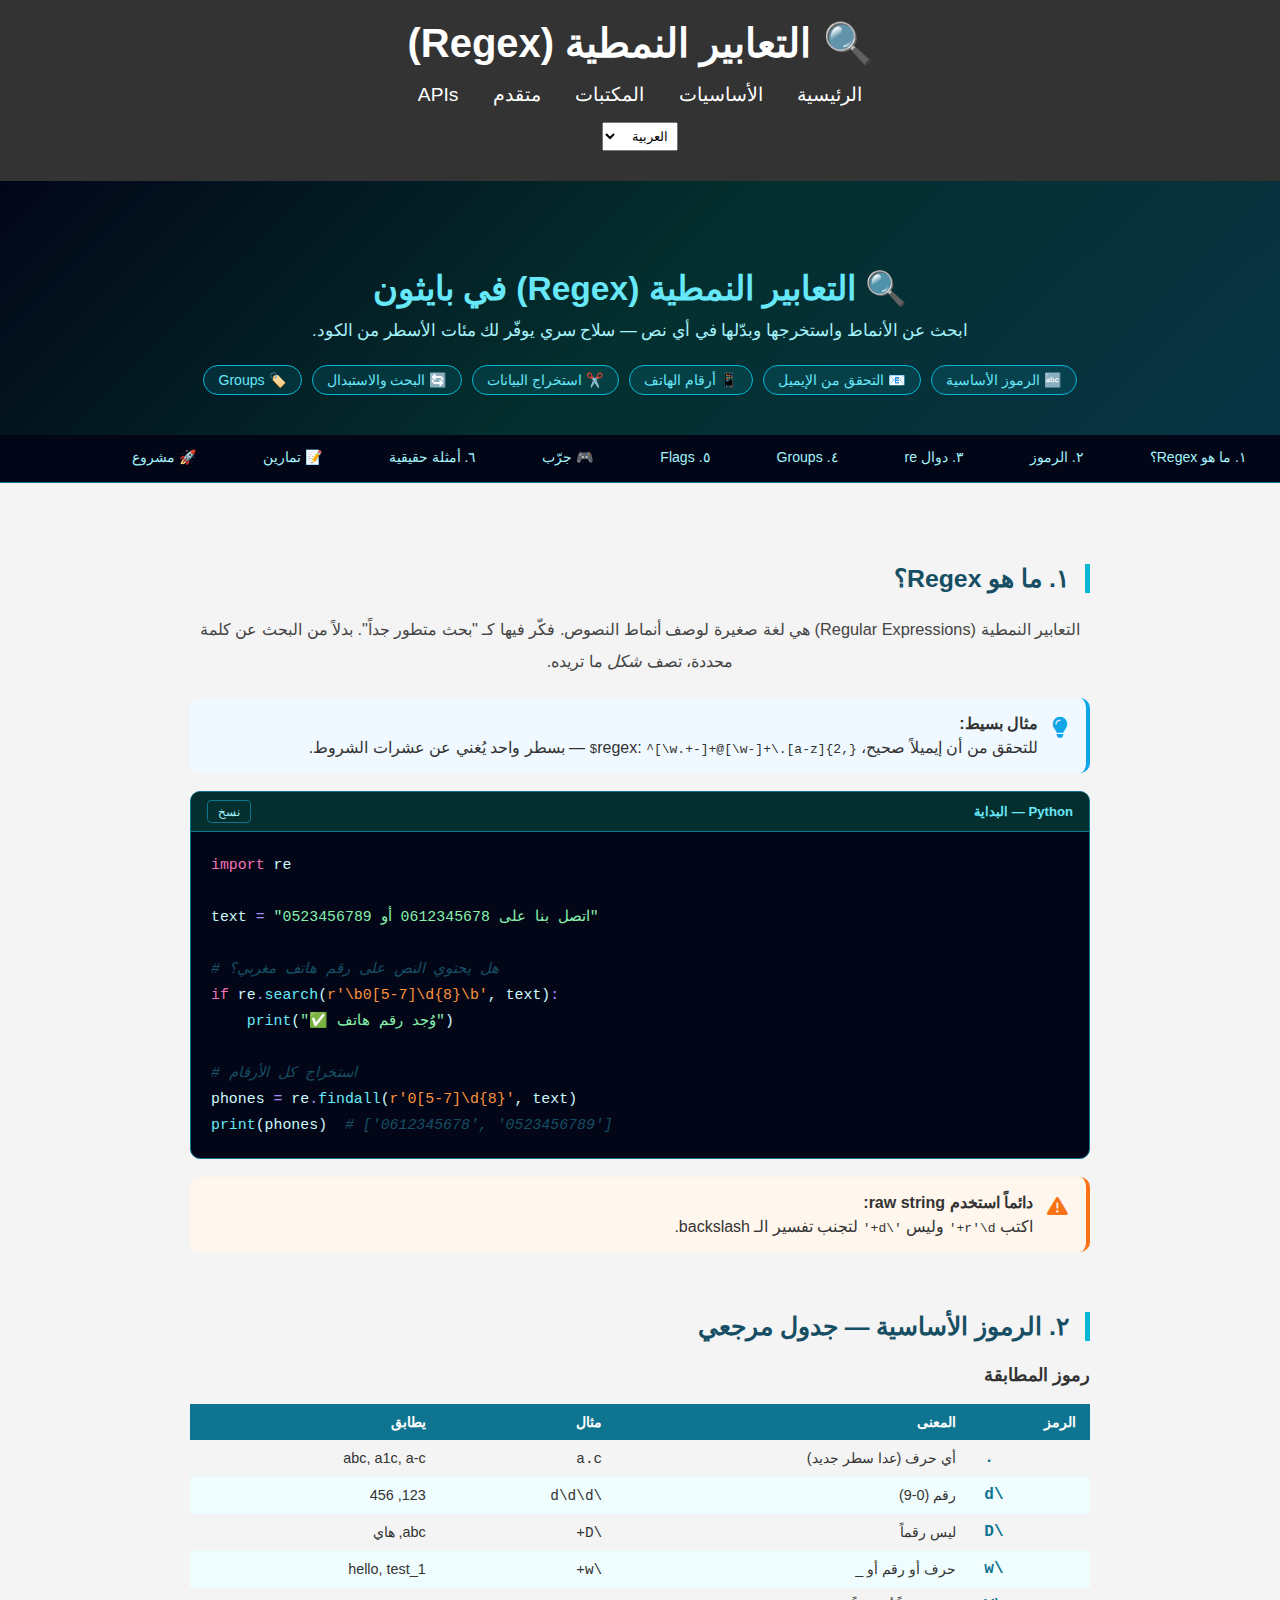
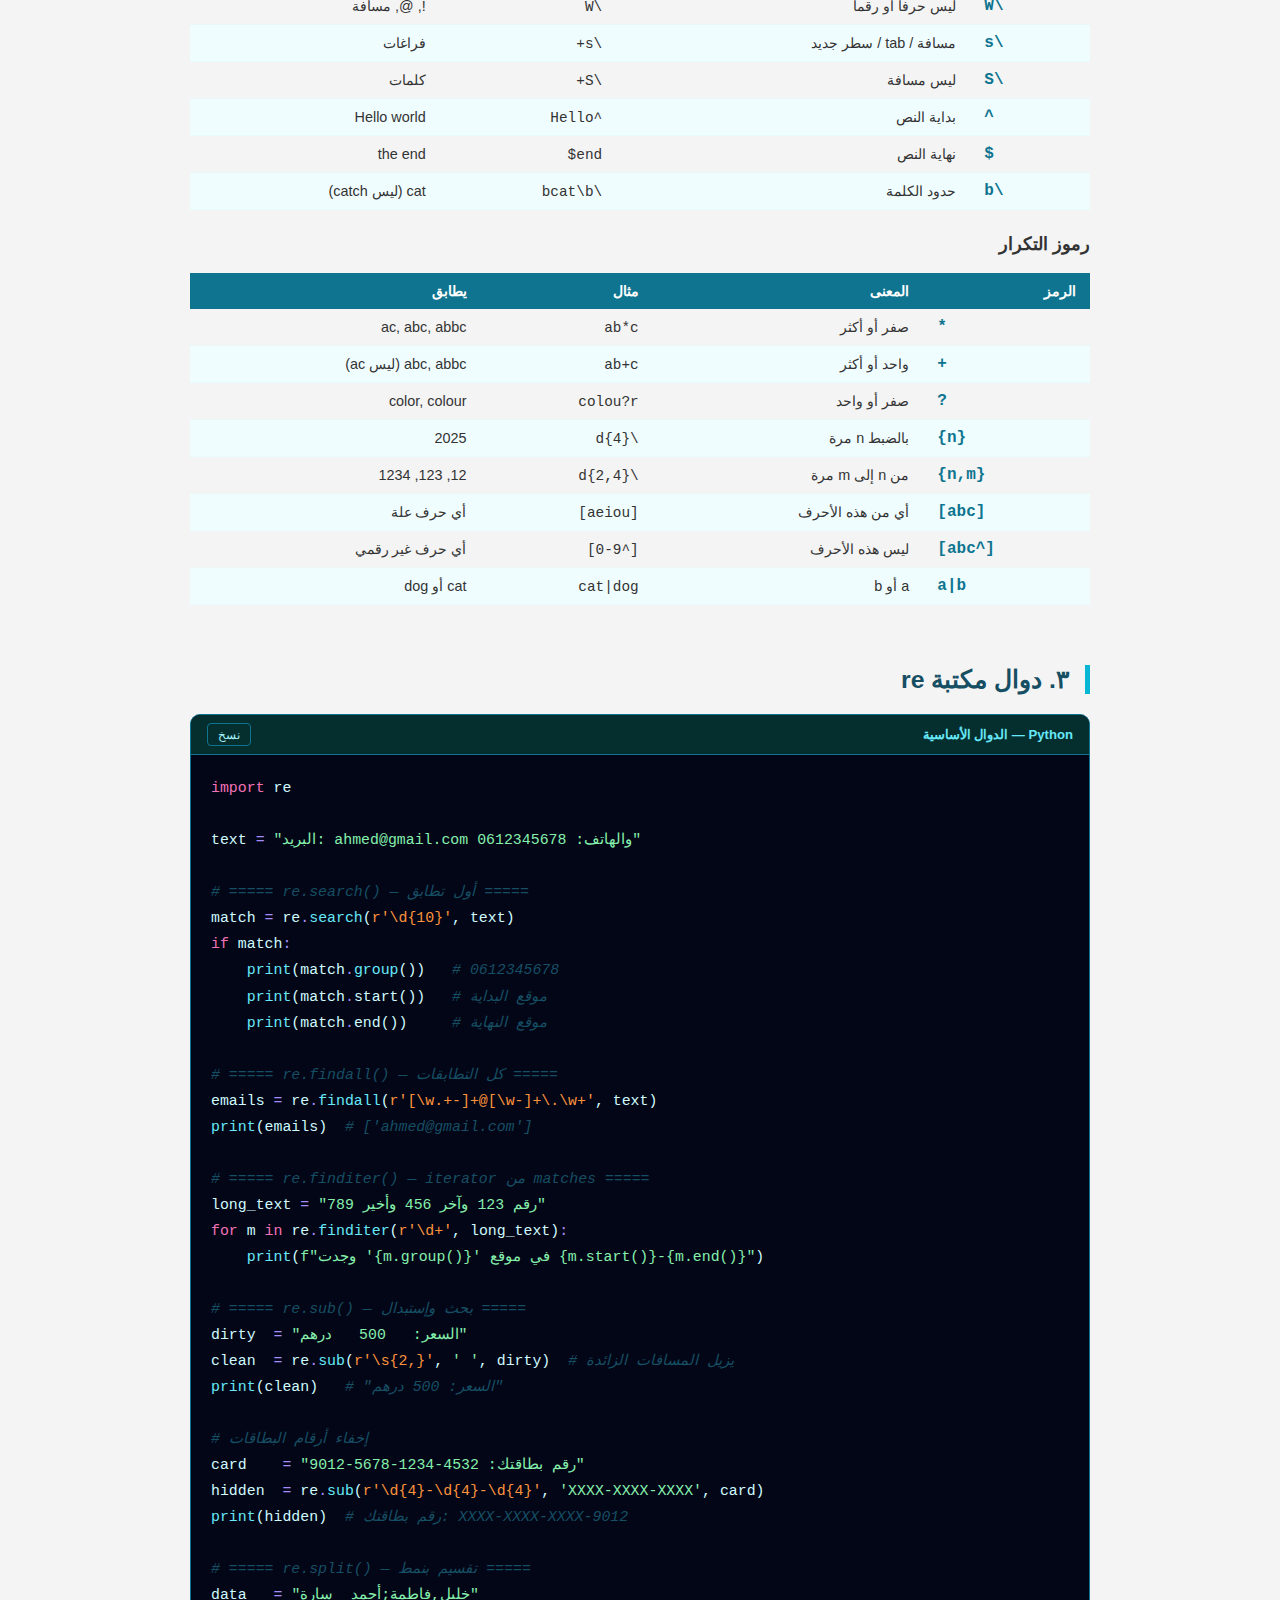
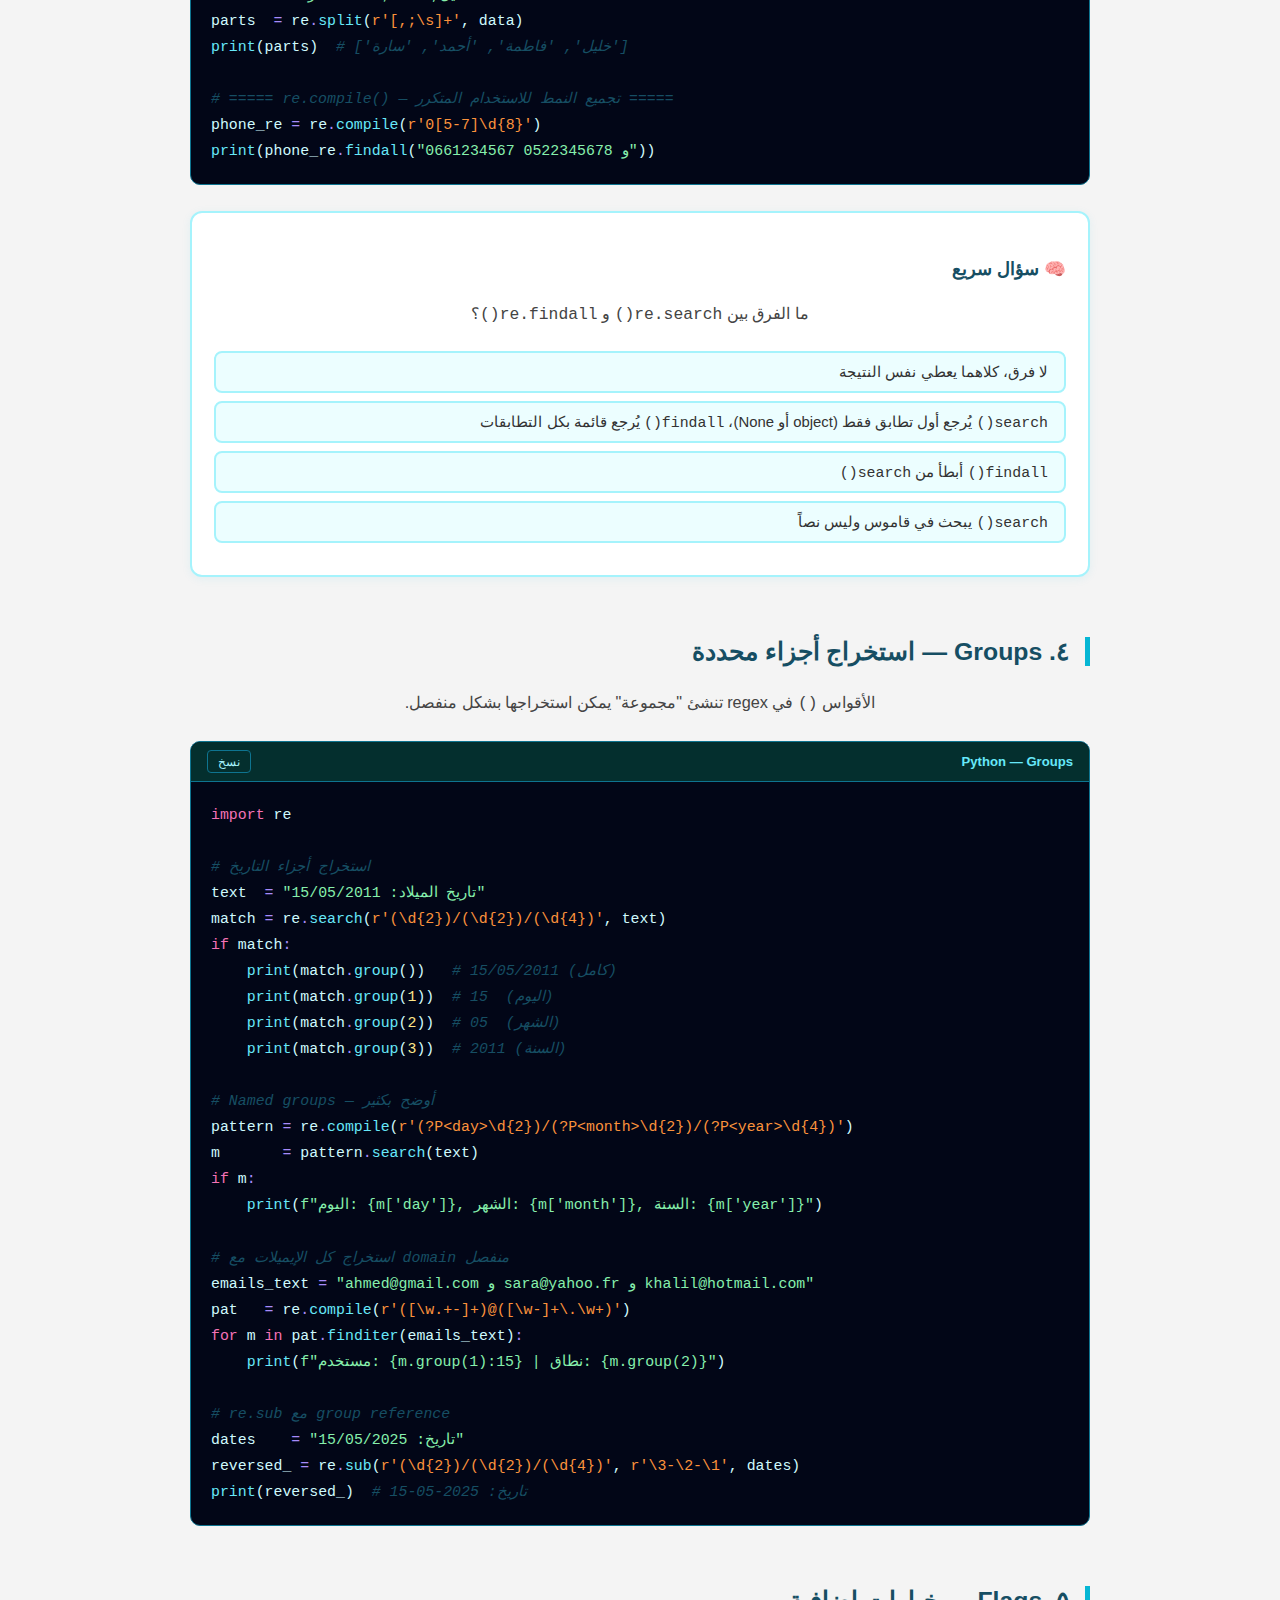
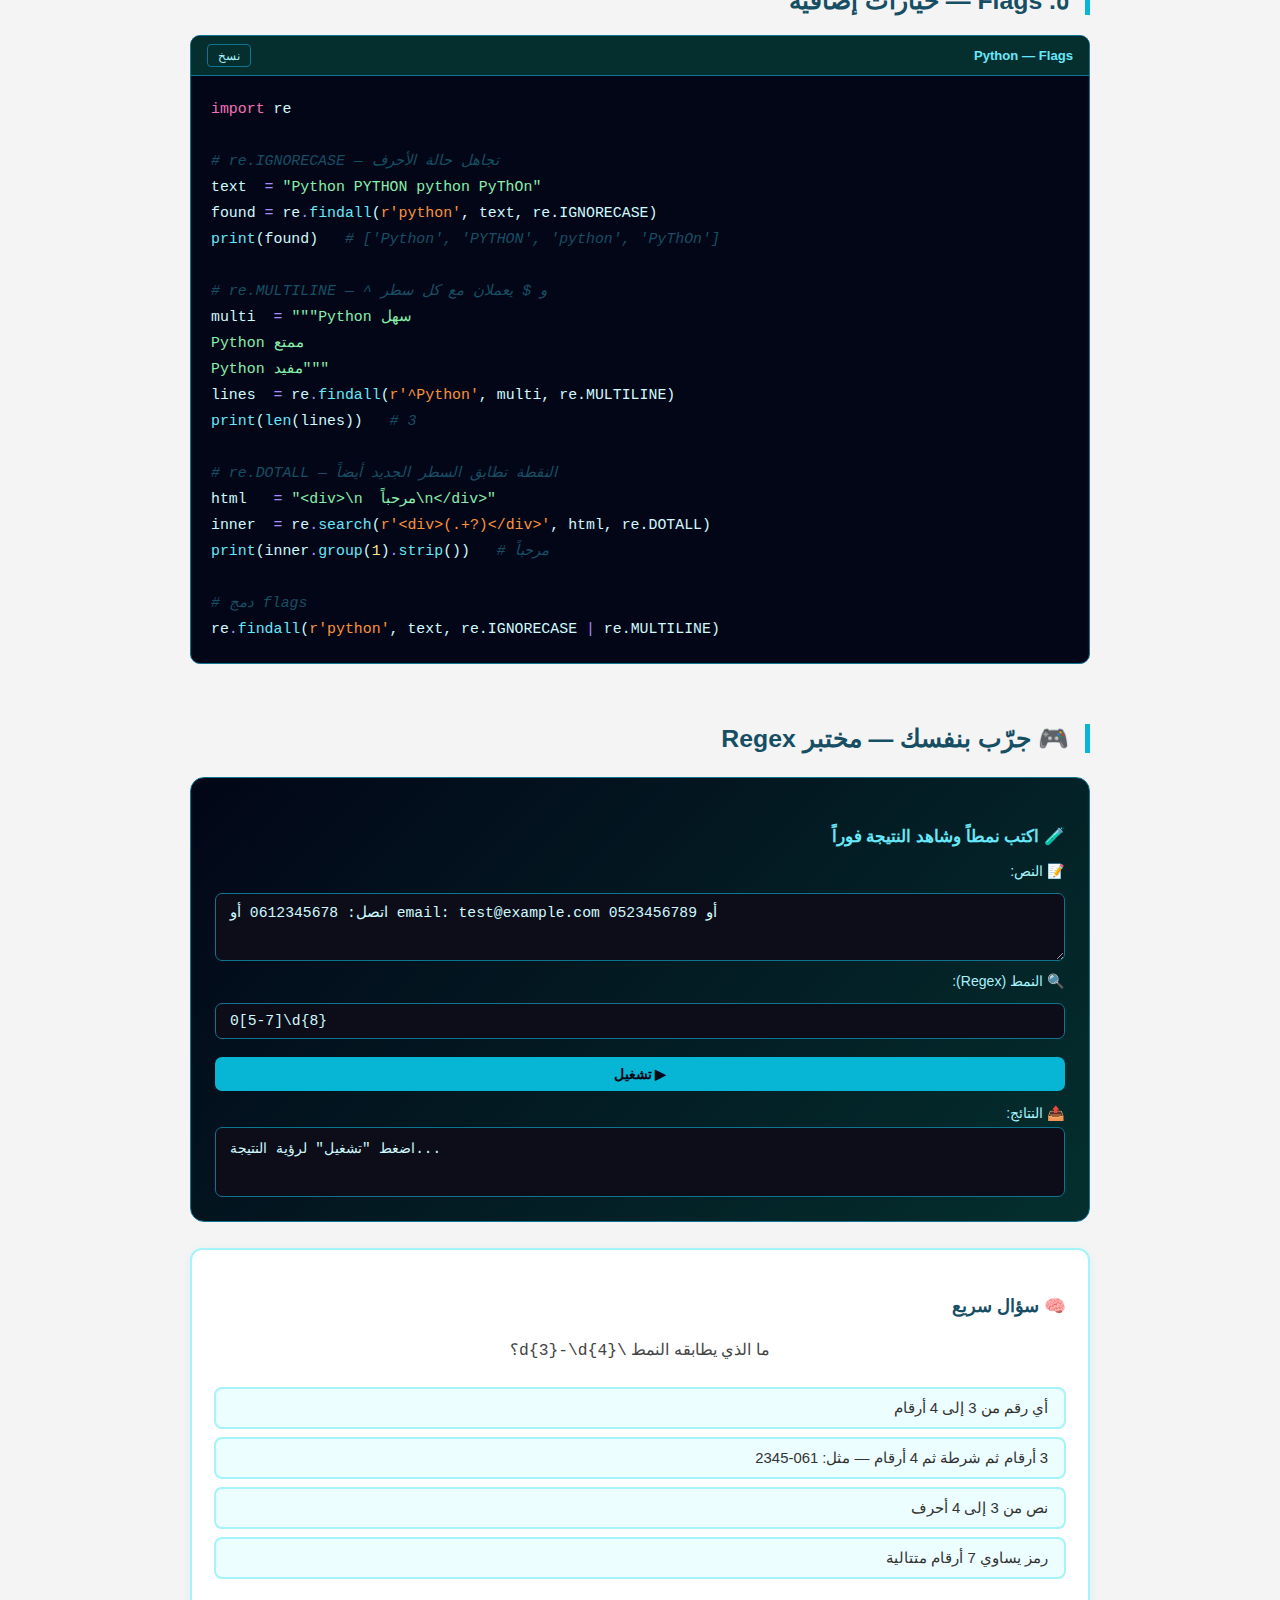
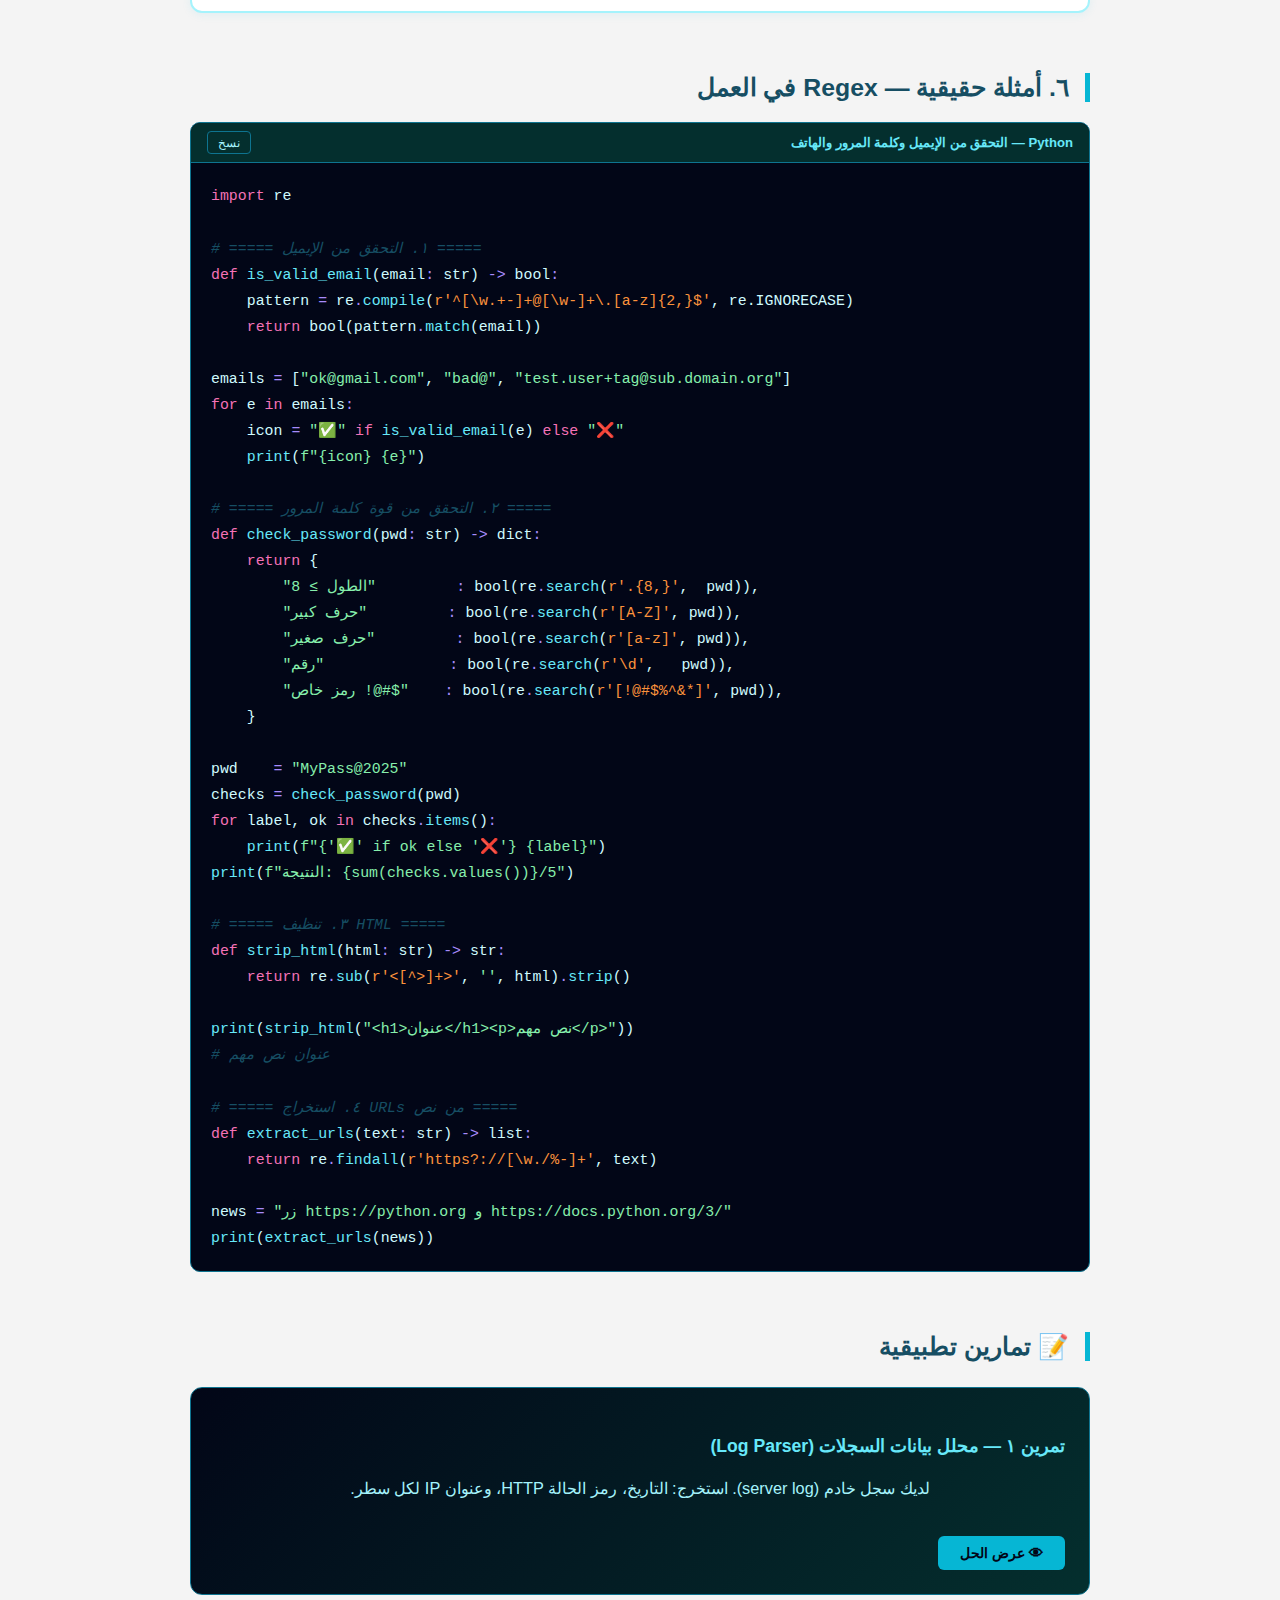
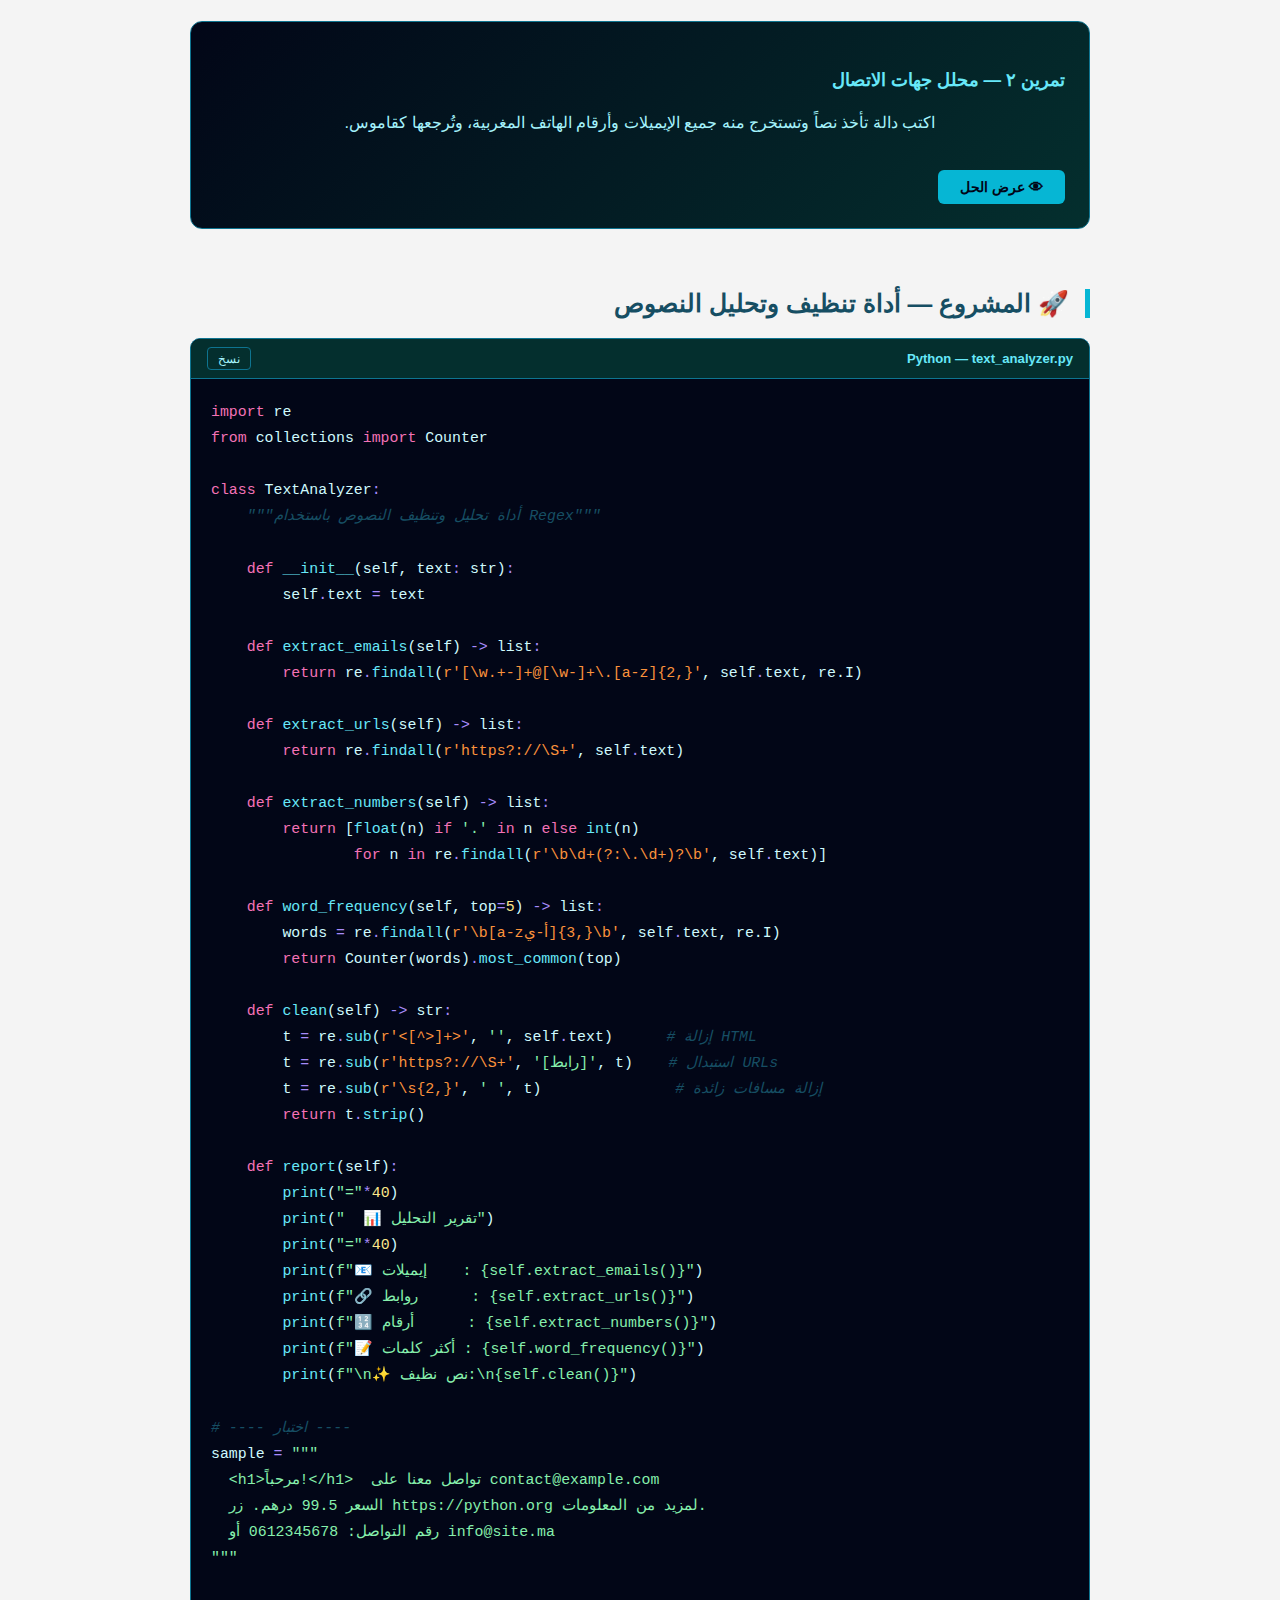
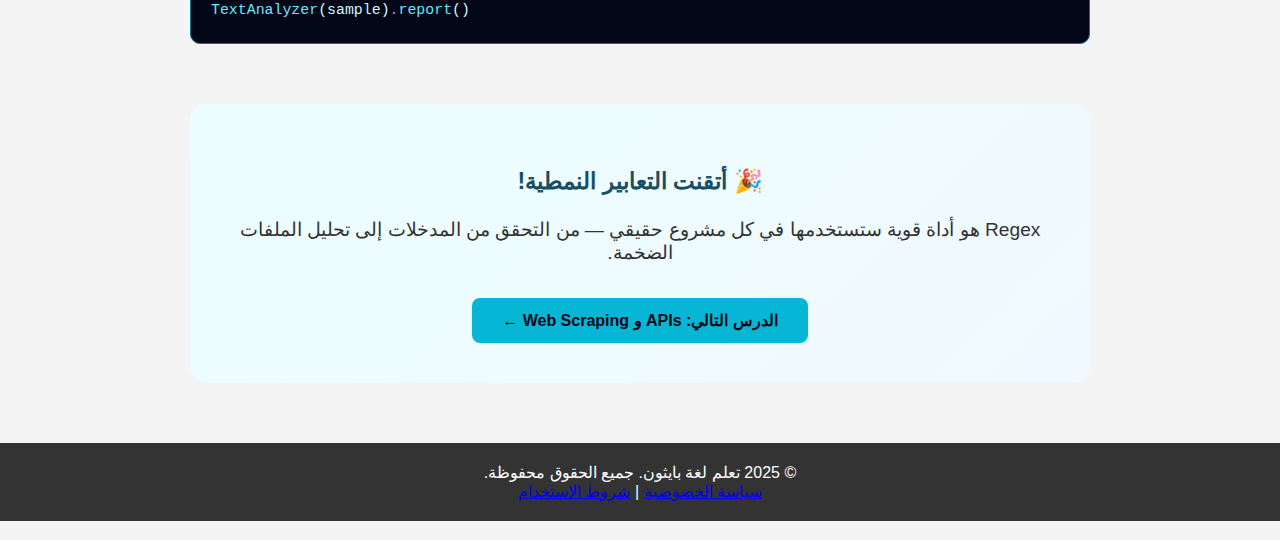
<file: regex.html>
<!DOCTYPE html>
<html lang="ar" dir="rtl">
<head>
    <meta charset="UTF-8">
    <meta name="viewport" content="width=device-width, initial-scale=1.0">
    <meta name="description" content="تعلم التعابير النمطية (Regex) في بايثون — ابحث، استخرج، وعدّل النصوص بقوة مع أمثلة وتمارين تفاعلية.">
    <meta name="google-adsense-account" content="ca-pub-6734955325699280">
    <title data-i18n="rgx-page-title">التعابير النمطية Regex في بايثون</title>
    <link rel="icon" href="gogolanapropng.png" type="image/png">
    <link rel="stylesheet" href="styles.css">
    <link rel="stylesheet" href="https://cdnjs.cloudflare.com/ajax/libs/font-awesome/6.4.2/css/all.min.css">
    <script async src="https://pagead2.googlesyndication.com/pagead/js/adsbygoogle.js?client=ca-pub-6734955325699280" crossorigin="anonymous"></script>
    <style>
        :root{--acc:#06b6d4;--acc2:#0891b2;--dark:#042f2e;--mid:#0d4a47;}
        .lesson-hero{background:linear-gradient(135deg,#020617 0%,#042f2e 50%,#083344 100%);color:white;padding:60px 0 40px;text-align:center}
        .lesson-hero h2{font-size:2.1rem;color:#67e8f9;margin-bottom:12px}
        .lesson-hero p{font-size:1.05rem;color:#a5f3fc;max-width:700px;margin:0 auto 24px}
        .objectives-box{display:flex;flex-wrap:wrap;gap:10px;justify-content:center}
        .objective-tag{background:rgba(6,182,212,.12);border:1px solid var(--acc);color:#67e8f9;padding:6px 14px;border-radius:20px;font-size:.88rem}
        .lesson-nav-bar{background:#020617;position:sticky;top:70px;z-index:900;overflow-x:auto;white-space:nowrap;border-bottom:1px solid #0e7490}
        .lesson-nav-bar ul{display:inline-flex;list-style:none;margin:0;padding:0}
        .lesson-nav-bar ul li a{display:block;padding:14px 18px;color:#a5f3fc;text-decoration:none;font-size:.88rem;border-bottom:3px solid transparent;transition:all .3s}
        .lesson-nav-bar ul li a:hover,.lesson-nav-bar ul li a.active{color:#67e8f9;border-bottom-color:var(--acc)}
        .lesson-content{max-width:900px;margin:0 auto;padding:40px 20px}
        .lesson-section{margin-bottom:60px;scroll-margin-top:130px}
        .lesson-section h3{font-size:1.55rem;color:#164e63;border-right:5px solid var(--acc);padding-right:16px;margin-bottom:20px}
        .lesson-section h4{font-size:1.1rem;color:#333;margin:24px 0 10px;font-weight:700}
        .lesson-section p,.lesson-section li{font-size:1.02rem;line-height:2;color:#444}
        .tip-box,.warning-box,.info-box{border-radius:10px;padding:16px 18px;margin:18px 0;display:flex;gap:14px;align-items:flex-start}
        .tip-box{background:#ecfeff;border-right:4px solid var(--acc)}
        .warning-box{background:#fff7ed;border-right:4px solid #f97316}
        .info-box{background:#f0f9ff;border-right:4px solid #0ea5e9}
        .tip-box .icon{color:var(--acc);font-size:1.3rem;margin-top:2px}
        .warning-box .icon{color:#f97316;font-size:1.3rem;margin-top:2px}
        .info-box .icon{color:#0ea5e9;font-size:1.3rem;margin-top:2px}
        .tip-box strong,.warning-box strong,.info-box strong{display:block;margin-bottom:5px}
        .code-block{background:#020617;border:1px solid #0e7490;border-radius:10px;overflow:hidden;margin:14px 0;direction:ltr}
        .code-header{background:#042f2e;padding:8px 16px;display:flex;justify-content:space-between;align-items:center;direction:rtl;border-bottom:1px solid #0e7490}
        .code-lang{color:#67e8f9;font-size:.82rem;font-weight:bold}
        .copy-btn{background:transparent;border:1px solid #0e7490;color:#a5f3fc;padding:3px 10px;border-radius:4px;cursor:pointer;font-size:.78rem;transition:all .2s}
        .copy-btn:hover{border-color:var(--acc);color:#67e8f9}
        .code-block pre{margin:0;padding:20px;background:transparent;color:#cffafe;font-size:.93rem;overflow-x:auto}
        .code-block pre code{direction:ltr;text-align:left;display:block;font-family:'Fira Code','Consolas',monospace;line-height:1.75}
        .c-kw{color:#f472b6}.c-fn{color:#67e8f9}.c-str{color:#86efac}.c-num{color:#fde68a}.c-cmt{color:#164e63;font-style:italic}.c-var{color:#cffafe}.c-op{color:#a78bfa}.c-re{color:#fb923c}
        /* جدول الرموز */
        .regex-table{width:100%;border-collapse:collapse;margin:18px 0;font-size:.9rem}
        .regex-table th{background:#0e7490;color:white;padding:10px 14px;text-align:right}
        .regex-table td{padding:9px 14px;border-bottom:1px solid #cffafe40}
        .regex-table tr:nth-child(even){background:#f0fdff}
        .regex-table td:first-child{font-family:monospace;color:#0e7490;font-weight:bold;font-size:1rem;text-align:left}
        /* تجربة مباشرة */
        .regex-playground{background:linear-gradient(135deg,#020617,#042f2e);border:1px solid #0e7490;border-radius:14px;padding:24px;margin:24px 0}
        .regex-playground h4{color:#67e8f9;margin-bottom:16px;font-size:1.05rem}
        .pg-row{display:flex;flex-direction:column;gap:10px;margin-bottom:12px}
        .pg-label{color:#a5f3fc;font-size:.88rem;margin-bottom:4px}
        .pg-input{background:#0d0d1a;border:1px solid #0e7490;border-radius:7px;padding:9px 14px;color:#cffafe;font-family:monospace;font-size:.92rem;direction:ltr;text-align:left;width:100%;box-sizing:border-box}
        .pg-input:focus{outline:none;border-color:#67e8f9}
        .pg-result{background:#0d0d1a;border-radius:7px;padding:12px 14px;min-height:44px;font-family:monospace;font-size:.9rem;direction:ltr;text-align:left;margin-top:6px;color:#cffafe;border:1px solid #0e7490}
        .pg-result mark{background:#fde68a;color:#020617;border-radius:3px;padding:0 2px}
        .pg-result .no-match{color:#f87171;font-size:.88rem}
        .pg-btn{background:var(--acc);color:#020617;border:none;padding:9px 22px;border-radius:7px;cursor:pointer;font-weight:bold;font-size:.9rem;transition:background .2s;width:100%;margin-top:6px}
        .pg-btn:hover{background:var(--acc2)}
        /* تمارين */
        .quiz-box{background:#fff;border:2px solid #a5f3fc;border-radius:12px;padding:22px;margin:26px 0;box-shadow:0 2px 10px rgba(6,182,212,.08)}
        .quiz-box h4{color:#164e63;margin-bottom:12px;display:flex;align-items:center;gap:8px}
        .quiz-options{display:flex;flex-direction:column;gap:8px;margin:10px 0}
        .quiz-opt{background:#ecfeff;border:2px solid #a5f3fc;border-radius:8px;padding:10px 16px;cursor:pointer;font-size:.93rem;transition:all .2s;text-align:right;font-family:inherit}
        .quiz-opt:hover{background:#cffafe;border-color:var(--acc)}
        .quiz-opt.correct{background:#dcfce7;border-color:#16a34a;color:#15803d}
        .quiz-opt.wrong{background:#fee2e2;border-color:#dc2626;color:#dc2626}
        .quiz-feedback{margin-top:10px;padding:10px 14px;border-radius:8px;font-size:.92rem;display:none}
        .quiz-feedback.show{display:block}
        .quiz-feedback.ok{background:#dcfce7;color:#15803d}
        .quiz-feedback.no{background:#fee2e2;color:#dc2626}
        .exercise-box{background:linear-gradient(135deg,#020617,#042f2e);color:white;padding:24px;border-radius:12px;margin:26px 0;border:1px solid #0e7490}
        .exercise-box h4{color:#67e8f9;margin-bottom:10px}
        .exercise-box p,.exercise-box li{color:#a5f3fc;line-height:1.9}
        .solution-btn{background:var(--acc);color:#020617;border:none;padding:9px 22px;border-radius:6px;cursor:pointer;font-weight:bold;font-size:.9rem;margin-top:12px}
        .solution-btn:hover{background:var(--acc2)}
        .solution-content{display:none;margin-top:14px}
        .solution-content.visible{display:block}
        .lesson-end{text-align:center;padding:40px 20px;background:linear-gradient(135deg,#ecfeff,#f0f9ff);border-radius:16px;margin-top:40px}
        .lesson-end h3{color:#164e63;font-size:1.45rem}
        .next-btn{display:inline-block;background:var(--acc);color:#020617;padding:13px 30px;border-radius:8px;text-decoration:none;font-weight:bold;margin-top:14px;transition:all .3s}
        .next-btn:hover{background:var(--acc2);transform:translateX(-4px)}
        @media(max-width:768px){.lesson-hero h2{font-size:1.45rem}.lesson-content{padding:20px 12px}}
    </style>
</head>
<body>
    <header>
        <div class="container">
            <h1>🔍 التعابير النمطية (Regex)</h1>
            <nav>
                <ul>
                    <li><a href="index.html" data-i18n="nav-home">الرئيسية</a></li>
                    <li><a href="mo9adima.html" data-i18n="nav-basics">الأساسيات</a></li>
                    <li><a href="maktaba.html" data-i18n="nav-stdlib">المكتبات</a></li>
                    <li><a href="mutaqaddim.html" data-i18n="nav-advanced">متقدم</a></li>
                    <li><a href="api.html" data-i18n="nav-api">APIs</a></li>
                </ul>
                <select id="language-select" aria-label="اختيار اللغة">
                    <option value="ar">العربية</option>
                    <option value="en">English</option>
                </select>
            </nav>
        </div>
    </header>

    <div class="lesson-hero">
        <div class="container">
            <h2 data-i18n="rgx-hero-title">🔍 التعابير النمطية (Regex) في بايثون</h2>
            <p data-i18n="rgx-hero-desc">ابحث عن الأنماط واستخرجها وبدّلها في أي نص — سلاح سري يوفّر لك مئات الأسطر من الكود.</p>
            <div class="objectives-box">
                <span class="objective-tag" data-i18n="rgx-tag1">🔤 الرموز الأساسية</span>
                <span class="objective-tag" data-i18n="rgx-tag2">📧 التحقق من الإيميل</span>
                <span class="objective-tag" data-i18n="rgx-tag3">📱 أرقام الهاتف</span>
                <span class="objective-tag" data-i18n="rgx-tag4">✂️ استخراج البيانات</span>
                <span class="objective-tag" data-i18n="rgx-tag5">🔄 البحث والاستبدال</span>
                <span class="objective-tag" data-i18n="rgx-tag6">🏷️ Groups</span>
            </div>
        </div>
    </div>

    <nav class="lesson-nav-bar">
        <ul>
            <li><a href="#intro">١. ما هو Regex؟</a></li>
            <li><a href="#symbols">٢. الرموز</a></li>
            <li><a href="#functions">٣. دوال re</a></li>
            <li><a href="#groups">٤. Groups</a></li>
            <li><a href="#flags">٥. Flags</a></li>
            <li><a href="#playground">🎮 جرّب</a></li>
            <li><a href="#usecases">٦. أمثلة حقيقية</a></li>
            <li><a href="#exercises">📝 تمارين</a></li>
            <li><a href="#project">🚀 مشروع</a></li>
        </ul>
    </nav>

    <main>
        <ins class="adsbygoogle" style="display:block;margin:16px auto;max-width:900px;"
             data-ad-client="ca-pub-6734955325699280" data-ad-slot="YOUR_AD_SLOT_ID"
             data-ad-format="auto" data-full-width-responsive="true"></ins>
        <script>(adsbygoogle = window.adsbygoogle || []).push({});</script>

        <div class="lesson-content">

            <!-- ١ مقدمة -->
            <div class="lesson-section" id="intro">
                <h3>١. ما هو Regex؟</h3>
                <p>التعابير النمطية (Regular Expressions) هي لغة صغيرة لوصف أنماط النصوص. فكّر فيها كـ "بحث متطور جداً". بدلاً من البحث عن كلمة محددة، تصف <em>شكل</em> ما تريده.</p>
                <div class="info-box">
                    <span class="icon"><i class="fas fa-lightbulb"></i></span>
                    <div><strong>مثال بسيط:</strong> للتحقق من أن إيميلاً صحيح، regex: <code>^[\w.+-]+@[\w-]+\.[a-z]{2,}$</code> — بسطر واحد يُغني عن عشرات الشروط.</div>
                </div>
                <div class="code-block">
                    <div class="code-header"><span class="code-lang">Python — البداية</span><button class="copy-btn" onclick="copyCode(this)">نسخ</button></div>
                    <pre><code><span class="c-kw">import</span> re

<span class="c-var">text</span> <span class="c-op">=</span> <span class="c-str">"اتصل بنا على 0612345678 أو 0523456789"</span>

<span class="c-cmt"># هل يحتوي النص على رقم هاتف مغربي؟</span>
<span class="c-kw">if</span> re<span class="c-op">.</span><span class="c-fn">search</span>(<span class="c-re">r'\b0[5-7]\d{8}\b'</span>, <span class="c-var">text</span>)<span class="c-op">:</span>
    <span class="c-fn">print</span>(<span class="c-str">"✅ وُجد رقم هاتف"</span>)

<span class="c-cmt"># استخراج كل الأرقام</span>
<span class="c-var">phones</span> <span class="c-op">=</span> re<span class="c-op">.</span><span class="c-fn">findall</span>(<span class="c-re">r'0[5-7]\d{8}'</span>, <span class="c-var">text</span>)
<span class="c-fn">print</span>(<span class="c-var">phones</span>)  <span class="c-cmt"># ['0612345678', '0523456789']</span></code></pre>
                </div>
                <div class="warning-box">
                    <span class="icon"><i class="fas fa-exclamation-triangle"></i></span>
                    <div><strong>دائماً استخدم raw string:</strong> اكتب <code>r'\d+'</code> وليس <code>'\d+'</code> لتجنب تفسير الـ backslash.</div>
                </div>
            </div>

            <!-- ٢ الرموز -->
            <div class="lesson-section" id="symbols">
                <h3>٢. الرموز الأساسية — جدول مرجعي</h3>

                <h4>رموز المطابقة</h4>
                <table class="regex-table">
                    <thead><tr><th>الرمز</th><th>المعنى</th><th>مثال</th><th>يطابق</th></tr></thead>
                    <tbody>
                        <tr><td>.</td><td>أي حرف (عدا سطر جديد)</td><td><code>a.c</code></td><td>abc, a1c, a-c</td></tr>
                        <tr><td>\d</td><td>رقم (0-9)</td><td><code>\d\d\d</code></td><td>123, 456</td></tr>
                        <tr><td>\D</td><td>ليس رقماً</td><td><code>\D+</code></td><td>abc, هاي</td></tr>
                        <tr><td>\w</td><td>حرف أو رقم أو _</td><td><code>\w+</code></td><td>hello, test_1</td></tr>
                        <tr><td>\W</td><td>ليس حرفاً أو رقماً</td><td><code>\W</code></td><td>!, @, مسافة</td></tr>
                        <tr><td>\s</td><td>مسافة / tab / سطر جديد</td><td><code>\s+</code></td><td>فراغات</td></tr>
                        <tr><td>\S</td><td>ليس مسافة</td><td><code>\S+</code></td><td>كلمات</td></tr>
                        <tr><td>^</td><td>بداية النص</td><td><code>^Hello</code></td><td>Hello world</td></tr>
                        <tr><td>$</td><td>نهاية النص</td><td><code>end$</code></td><td>the end</td></tr>
                        <tr><td>\b</td><td>حدود الكلمة</td><td><code>\bcat\b</code></td><td>cat (ليس catch)</td></tr>
                    </tbody>
                </table>

                <h4>رموز التكرار</h4>
                <table class="regex-table">
                    <thead><tr><th>الرمز</th><th>المعنى</th><th>مثال</th><th>يطابق</th></tr></thead>
                    <tbody>
                        <tr><td>*</td><td>صفر أو أكثر</td><td><code>ab*c</code></td><td>ac, abc, abbc</td></tr>
                        <tr><td>+</td><td>واحد أو أكثر</td><td><code>ab+c</code></td><td>abc, abbc (ليس ac)</td></tr>
                        <tr><td>?</td><td>صفر أو واحد</td><td><code>colou?r</code></td><td>color, colour</td></tr>
                        <tr><td>{n}</td><td>بالضبط n مرة</td><td><code>\d{4}</code></td><td>2025</td></tr>
                        <tr><td>{n,m}</td><td>من n إلى m مرة</td><td><code>\d{2,4}</code></td><td>12, 123, 1234</td></tr>
                        <tr><td>[abc]</td><td>أي من هذه الأحرف</td><td><code>[aeiou]</code></td><td>أي حرف علة</td></tr>
                        <tr><td>[^abc]</td><td>ليس هذه الأحرف</td><td><code>[^0-9]</code></td><td>أي حرف غير رقمي</td></tr>
                        <tr><td>a|b</td><td>a أو b</td><td><code>cat|dog</code></td><td>cat أو dog</td></tr>
                    </tbody>
                </table>
            </div>

            <!-- ٣ دوال re -->
            <div class="lesson-section" id="functions">
                <h3>٣. دوال مكتبة re</h3>
                <div class="code-block">
                    <div class="code-header"><span class="code-lang">Python — الدوال الأساسية</span><button class="copy-btn" onclick="copyCode(this)">نسخ</button></div>
                    <pre><code><span class="c-kw">import</span> re

<span class="c-var">text</span> <span class="c-op">=</span> <span class="c-str">"البريد: ahmed@gmail.com والهاتف: 0612345678"</span>

<span class="c-cmt"># ===== re.search() — أول تطابق =====</span>
<span class="c-var">match</span> <span class="c-op">=</span> re<span class="c-op">.</span><span class="c-fn">search</span>(<span class="c-re">r'\d{10}'</span>, <span class="c-var">text</span>)
<span class="c-kw">if</span> <span class="c-var">match</span><span class="c-op">:</span>
    <span class="c-fn">print</span>(<span class="c-var">match</span><span class="c-op">.</span><span class="c-fn">group</span>())   <span class="c-cmt"># 0612345678</span>
    <span class="c-fn">print</span>(<span class="c-var">match</span><span class="c-op">.</span>start())   <span class="c-cmt"># موقع البداية</span>
    <span class="c-fn">print</span>(<span class="c-var">match</span><span class="c-op">.</span>end())     <span class="c-cmt"># موقع النهاية</span>

<span class="c-cmt"># ===== re.findall() — كل التطابقات =====</span>
<span class="c-var">emails</span> <span class="c-op">=</span> re<span class="c-op">.</span><span class="c-fn">findall</span>(<span class="c-re">r'[\w.+-]+@[\w-]+\.\w+'</span>, <span class="c-var">text</span>)
<span class="c-fn">print</span>(<span class="c-var">emails</span>)  <span class="c-cmt"># ['ahmed@gmail.com']</span>

<span class="c-cmt"># ===== re.finditer() — iterator من matches =====</span>
<span class="c-var">long_text</span> <span class="c-op">=</span> <span class="c-str">"رقم 123 وآخر 456 وأخير 789"</span>
<span class="c-kw">for</span> <span class="c-var">m</span> <span class="c-kw">in</span> re<span class="c-op">.</span><span class="c-fn">finditer</span>(<span class="c-re">r'\d+'</span>, <span class="c-var">long_text</span>)<span class="c-op">:</span>
    <span class="c-fn">print</span>(<span class="c-str">f"وجدت '{m.group()}' في موقع {m.start()}-{m.end()}"</span>)

<span class="c-cmt"># ===== re.sub() — بحث وإستبدال =====</span>
<span class="c-var">dirty</span>  <span class="c-op">=</span> <span class="c-str">"السعر:   500   درهم"</span>
<span class="c-var">clean</span>  <span class="c-op">=</span> re<span class="c-op">.</span><span class="c-fn">sub</span>(<span class="c-re">r'\s{2,}'</span>, <span class="c-str">' '</span>, <span class="c-var">dirty</span>)  <span class="c-cmt"># يزيل المسافات الزائدة</span>
<span class="c-fn">print</span>(<span class="c-var">clean</span>)   <span class="c-cmt"># "السعر: 500 درهم"</span>

<span class="c-cmt"># إخفاء أرقام البطاقات</span>
<span class="c-var">card</span>    <span class="c-op">=</span> <span class="c-str">"رقم بطاقتك: 4532-1234-5678-9012"</span>
<span class="c-var">hidden</span>  <span class="c-op">=</span> re<span class="c-op">.</span><span class="c-fn">sub</span>(<span class="c-re">r'\d{4}-\d{4}-\d{4}'</span>, <span class="c-str">'XXXX-XXXX-XXXX'</span>, <span class="c-var">card</span>)
<span class="c-fn">print</span>(<span class="c-var">hidden</span>)  <span class="c-cmt"># رقم بطاقتك: XXXX-XXXX-XXXX-9012</span>

<span class="c-cmt"># ===== re.split() — تقسيم بنمط =====</span>
<span class="c-var">data</span>   <span class="c-op">=</span> <span class="c-str">"خليل,فاطمة;أحمد  سارة"</span>
<span class="c-var">parts</span>  <span class="c-op">=</span> re<span class="c-op">.</span><span class="c-fn">split</span>(<span class="c-re">r'[,;\s]+'</span>, <span class="c-var">data</span>)
<span class="c-fn">print</span>(<span class="c-var">parts</span>)  <span class="c-cmt"># ['خليل', 'فاطمة', 'أحمد', 'سارة']</span>

<span class="c-cmt"># ===== re.compile() — تجميع النمط للاستخدام المتكرر =====</span>
<span class="c-var">phone_re</span> <span class="c-op">=</span> re<span class="c-op">.</span><span class="c-fn">compile</span>(<span class="c-re">r'0[5-7]\d{8}'</span>)
<span class="c-fn">print</span>(<span class="c-var">phone_re</span><span class="c-op">.</span><span class="c-fn">findall</span>(<span class="c-str">"0661234567 و 0522345678"</span>))</code></pre>
                </div>

                <!-- Quiz 1 -->
                <div class="quiz-box">
                    <h4>🧠 سؤال سريع</h4>
                    <p>ما الفرق بين <code>re.search()</code> و <code>re.findall()</code>؟</p>
                    <div class="quiz-options">
                        <div class="quiz-opt" onclick="checkQuiz(this,'wrong')">لا فرق، كلاهما يعطي نفس النتيجة</div>
                        <div class="quiz-opt" onclick="checkQuiz(this,'correct')"><code>search()</code> يُرجع أول تطابق فقط (object أو None)، <code>findall()</code> يُرجع قائمة بكل التطابقات</div>
                        <div class="quiz-opt" onclick="checkQuiz(this,'wrong')"><code>findall()</code> أبطأ من <code>search()</code></div>
                        <div class="quiz-opt" onclick="checkQuiz(this,'wrong')"><code>search()</code> يبحث في قاموس وليس نصاً</div>
                    </div>
                    <div class="quiz-feedback ok">✅ صحيح! <code>search()</code> يقف عند أول تطابق، بينما <code>findall()</code> يمشي في كامل النص ويجمع الكل.</div>
                    <div class="quiz-feedback no">❌ خطأ. <code>search()</code> يُرجع Match object أو None للتطابق الأول فقط، أما <code>findall()</code> فيُرجع قائمة بكل التطابقات.</div>
                </div>
            </div>

            <!-- ٤ Groups -->
            <div class="lesson-section" id="groups">
                <h3>٤. Groups — استخراج أجزاء محددة</h3>
                <p>الأقواس <code>()</code> في regex تنشئ "مجموعة" يمكن استخراجها بشكل منفصل.</p>
                <div class="code-block">
                    <div class="code-header"><span class="code-lang">Python — Groups</span><button class="copy-btn" onclick="copyCode(this)">نسخ</button></div>
                    <pre><code><span class="c-kw">import</span> re

<span class="c-cmt"># استخراج أجزاء التاريخ</span>
<span class="c-var">text</span>  <span class="c-op">=</span> <span class="c-str">"تاريخ الميلاد: 15/05/2011"</span>
<span class="c-var">match</span> <span class="c-op">=</span> re<span class="c-op">.</span><span class="c-fn">search</span>(<span class="c-re">r'(\d{2})/(\d{2})/(\d{4})'</span>, <span class="c-var">text</span>)
<span class="c-kw">if</span> <span class="c-var">match</span><span class="c-op">:</span>
    <span class="c-fn">print</span>(<span class="c-var">match</span><span class="c-op">.</span><span class="c-fn">group</span>())   <span class="c-cmt"># 15/05/2011 (كامل)</span>
    <span class="c-fn">print</span>(<span class="c-var">match</span><span class="c-op">.</span><span class="c-fn">group</span>(<span class="c-num">1</span>))  <span class="c-cmt"># 15  (اليوم)</span>
    <span class="c-fn">print</span>(<span class="c-var">match</span><span class="c-op">.</span><span class="c-fn">group</span>(<span class="c-num">2</span>))  <span class="c-cmt"># 05  (الشهر)</span>
    <span class="c-fn">print</span>(<span class="c-var">match</span><span class="c-op">.</span><span class="c-fn">group</span>(<span class="c-num">3</span>))  <span class="c-cmt"># 2011 (السنة)</span>

<span class="c-cmt"># Named groups — أوضح بكثير</span>
<span class="c-var">pattern</span> <span class="c-op">=</span> re<span class="c-op">.</span><span class="c-fn">compile</span>(<span class="c-re">r'(?P&lt;day&gt;\d{2})/(?P&lt;month&gt;\d{2})/(?P&lt;year&gt;\d{4})'</span>)
<span class="c-var">m</span>       <span class="c-op">=</span> <span class="c-var">pattern</span><span class="c-op">.</span><span class="c-fn">search</span>(<span class="c-var">text</span>)
<span class="c-kw">if</span> <span class="c-var">m</span><span class="c-op">:</span>
    <span class="c-fn">print</span>(<span class="c-str">f"اليوم: {m['day']}, الشهر: {m['month']}, السنة: {m['year']}"</span>)

<span class="c-cmt"># استخراج كل الإيميلات مع domain منفصل</span>
<span class="c-var">emails_text</span> <span class="c-op">=</span> <span class="c-str">"ahmed@gmail.com و sara@yahoo.fr و khalil@hotmail.com"</span>
<span class="c-var">pat</span>   <span class="c-op">=</span> re<span class="c-op">.</span><span class="c-fn">compile</span>(<span class="c-re">r'([\w.+-]+)@([\w-]+\.\w+)'</span>)
<span class="c-kw">for</span> <span class="c-var">m</span> <span class="c-kw">in</span> <span class="c-var">pat</span><span class="c-op">.</span><span class="c-fn">finditer</span>(<span class="c-var">emails_text</span>)<span class="c-op">:</span>
    <span class="c-fn">print</span>(<span class="c-str">f"مستخدم: {m.group(1):15} | نطاق: {m.group(2)}"</span>)

<span class="c-cmt"># re.sub مع group reference</span>
<span class="c-var">dates</span>    <span class="c-op">=</span> <span class="c-str">"تاريخ: 15/05/2025"</span>
<span class="c-var">reversed_</span> <span class="c-op">=</span> re<span class="c-op">.</span><span class="c-fn">sub</span>(<span class="c-re">r'(\d{2})/(\d{2})/(\d{4})'</span>, <span class="c-re">r'\3-\2-\1'</span>, <span class="c-var">dates</span>)
<span class="c-fn">print</span>(<span class="c-var">reversed_</span>)  <span class="c-cmt"># تاريخ: 2025-05-15</span></code></pre>
                </div>
            </div>

            <!-- ٥ Flags -->
            <div class="lesson-section" id="flags">
                <h3>٥. Flags — خيارات إضافية</h3>
                <div class="code-block">
                    <div class="code-header"><span class="code-lang">Python — Flags</span><button class="copy-btn" onclick="copyCode(this)">نسخ</button></div>
                    <pre><code><span class="c-kw">import</span> re

<span class="c-cmt"># re.IGNORECASE — تجاهل حالة الأحرف</span>
<span class="c-var">text</span>  <span class="c-op">=</span> <span class="c-str">"Python PYTHON python PyThOn"</span>
<span class="c-var">found</span> <span class="c-op">=</span> re<span class="c-op">.</span><span class="c-fn">findall</span>(<span class="c-re">r'python'</span>, <span class="c-var">text</span>, re.IGNORECASE)
<span class="c-fn">print</span>(<span class="c-var">found</span>)   <span class="c-cmt"># ['Python', 'PYTHON', 'python', 'PyThOn']</span>

<span class="c-cmt"># re.MULTILINE — ^ و $ يعملان مع كل سطر</span>
<span class="c-var">multi</span>  <span class="c-op">=</span> <span class="c-str">"""Python سهل
Python ممتع
Python مفيد"""</span>
<span class="c-var">lines</span>  <span class="c-op">=</span> re<span class="c-op">.</span><span class="c-fn">findall</span>(<span class="c-re">r'^Python'</span>, <span class="c-var">multi</span>, re.MULTILINE)
<span class="c-fn">print</span>(<span class="c-fn">len</span>(<span class="c-var">lines</span>))   <span class="c-cmt"># 3</span>

<span class="c-cmt"># re.DOTALL — النقطة تطابق السطر الجديد أيضاً</span>
<span class="c-var">html</span>   <span class="c-op">=</span> <span class="c-str">"&lt;div&gt;\n  مرحباً\n&lt;/div&gt;"</span>
<span class="c-var">inner</span>  <span class="c-op">=</span> re<span class="c-op">.</span><span class="c-fn">search</span>(<span class="c-re">r'&lt;div&gt;(.+?)&lt;/div&gt;'</span>, <span class="c-var">html</span>, re.DOTALL)
<span class="c-fn">print</span>(<span class="c-var">inner</span><span class="c-op">.</span><span class="c-fn">group</span>(<span class="c-num">1</span>)<span class="c-op">.</span><span class="c-fn">strip</span>())   <span class="c-cmt"># مرحباً</span>

<span class="c-cmt"># دمج flags</span>
re<span class="c-op">.</span><span class="c-fn">findall</span>(<span class="c-re">r'python'</span>, <span class="c-var">text</span>, re.IGNORECASE <span class="c-op">|</span> re.MULTILINE)</code></pre>
                </div>
            </div>

            <!-- Playground -->
            <div class="lesson-section" id="playground">
                <h3>🎮 جرّب بنفسك — مختبر Regex</h3>
                <div class="regex-playground">
                    <h4>🧪 اكتب نمطاً وشاهد النتيجة فوراً</h4>
                    <div class="pg-row">
                        <div class="pg-label">📝 النص:</div>
                        <textarea class="pg-input" id="pg-text" rows="3">اتصل: 0612345678 أو email: test@example.com أو 0523456789</textarea>
                    </div>
                    <div class="pg-row">
                        <div class="pg-label">🔍 النمط (Regex):</div>
                        <input class="pg-input" id="pg-pattern" value="0[5-7]\d{8}" type="text" dir="ltr">
                    </div>
                    <button class="pg-btn" onclick="runPlayground()">▶ تشغيل</button>
                    <div class="pg-label" style="margin-top:14px">📤 النتائج:</div>
                    <div class="pg-result" id="pg-result">اضغط "تشغيل" لرؤية النتيجة...</div>
                </div>

                <!-- Quiz 2 -->
                <div class="quiz-box">
                    <h4>🧠 سؤال سريع</h4>
                    <p>ما الذي يطابقه النمط <code>\d{3}-\d{4}</code>؟</p>
                    <div class="quiz-options">
                        <div class="quiz-opt" onclick="checkQuiz(this,'wrong')">أي رقم من 3 إلى 4 أرقام</div>
                        <div class="quiz-opt" onclick="checkQuiz(this,'correct')">3 أرقام ثم شرطة ثم 4 أرقام — مثل: 061-2345</div>
                        <div class="quiz-opt" onclick="checkQuiz(this,'wrong')">نص من 3 إلى 4 أحرف</div>
                        <div class="quiz-opt" onclick="checkQuiz(this,'wrong')">رمز يساوي 7 أرقام متتالية</div>
                    </div>
                    <div class="quiz-feedback ok">✅ ممتاز! <code>\d{3}</code> = 3 أرقام بالضبط، ثم <code>-</code> حرفية، ثم <code>\d{4}</code> = 4 أرقام.</div>
                    <div class="quiz-feedback no">❌ خطأ. <code>\d{3}</code> يطابق 3 أرقام بالضبط، والشرطة <code>-</code> تطابق نفسها، ثم <code>\d{4}</code> يطابق 4 أرقام.</div>
                </div>
            </div>

            <!-- ٦ أمثلة حقيقية -->
            <div class="lesson-section" id="usecases">
                <h3>٦. أمثلة حقيقية — Regex في العمل</h3>
                <div class="code-block">
                    <div class="code-header"><span class="code-lang">Python — التحقق من الإيميل وكلمة المرور والهاتف</span><button class="copy-btn" onclick="copyCode(this)">نسخ</button></div>
                    <pre><code><span class="c-kw">import</span> re

<span class="c-cmt"># ===== ١. التحقق من الإيميل =====</span>
<span class="c-kw">def</span> <span class="c-fn">is_valid_email</span>(<span class="c-var">email</span><span class="c-op">:</span> str) <span class="c-op">-&gt;</span> bool<span class="c-op">:</span>
    <span class="c-var">pattern</span> <span class="c-op">=</span> re<span class="c-op">.</span><span class="c-fn">compile</span>(<span class="c-re">r'^[\w.+-]+@[\w-]+\.[a-z]{2,}$'</span>, re.IGNORECASE)
    <span class="c-kw">return</span> bool(<span class="c-var">pattern</span><span class="c-op">.</span><span class="c-fn">match</span>(<span class="c-var">email</span>))

<span class="c-var">emails</span> <span class="c-op">=</span> [<span class="c-str">"ok@gmail.com"</span>, <span class="c-str">"bad@"</span>, <span class="c-str">"test.user+tag@sub.domain.org"</span>]
<span class="c-kw">for</span> <span class="c-var">e</span> <span class="c-kw">in</span> <span class="c-var">emails</span><span class="c-op">:</span>
    <span class="c-var">icon</span> <span class="c-op">=</span> <span class="c-str">"✅"</span> <span class="c-kw">if</span> <span class="c-fn">is_valid_email</span>(<span class="c-var">e</span>) <span class="c-kw">else</span> <span class="c-str">"❌"</span>
    <span class="c-fn">print</span>(<span class="c-str">f"{icon} {e}"</span>)

<span class="c-cmt"># ===== ٢. التحقق من قوة كلمة المرور =====</span>
<span class="c-kw">def</span> <span class="c-fn">check_password</span>(<span class="c-var">pwd</span><span class="c-op">:</span> str) <span class="c-op">-&gt;</span> dict<span class="c-op">:</span>
    <span class="c-kw">return</span> {
        <span class="c-str">"الطول ≥ 8"</span>         <span class="c-op">:</span> bool(re<span class="c-op">.</span><span class="c-fn">search</span>(<span class="c-re">r'.{8,}'</span>,  <span class="c-var">pwd</span>)),
        <span class="c-str">"حرف كبير"</span>         <span class="c-op">:</span> bool(re<span class="c-op">.</span><span class="c-fn">search</span>(<span class="c-re">r'[A-Z]'</span>, <span class="c-var">pwd</span>)),
        <span class="c-str">"حرف صغير"</span>         <span class="c-op">:</span> bool(re<span class="c-op">.</span><span class="c-fn">search</span>(<span class="c-re">r'[a-z]'</span>, <span class="c-var">pwd</span>)),
        <span class="c-str">"رقم"</span>              <span class="c-op">:</span> bool(re<span class="c-op">.</span><span class="c-fn">search</span>(<span class="c-re">r'\d'</span>,   <span class="c-var">pwd</span>)),
        <span class="c-str">"رمز خاص !@#$"</span>    <span class="c-op">:</span> bool(re<span class="c-op">.</span><span class="c-fn">search</span>(<span class="c-re">r'[!@#$%^&amp;*]'</span>, <span class="c-var">pwd</span>)),
    }

<span class="c-var">pwd</span>    <span class="c-op">=</span> <span class="c-str">"MyPass@2025"</span>
<span class="c-var">checks</span> <span class="c-op">=</span> <span class="c-fn">check_password</span>(<span class="c-var">pwd</span>)
<span class="c-kw">for</span> <span class="c-var">label</span>, <span class="c-var">ok</span> <span class="c-kw">in</span> <span class="c-var">checks</span><span class="c-op">.</span><span class="c-fn">items</span>()<span class="c-op">:</span>
    <span class="c-fn">print</span>(<span class="c-str">f"{'✅' if ok else '❌'} {label}"</span>)
<span class="c-fn">print</span>(<span class="c-str">f"النتيجة: {sum(checks.values())}/5"</span>)

<span class="c-cmt"># ===== ٣. تنظيف HTML =====</span>
<span class="c-kw">def</span> <span class="c-fn">strip_html</span>(<span class="c-var">html</span><span class="c-op">:</span> str) <span class="c-op">-&gt;</span> str<span class="c-op">:</span>
    <span class="c-kw">return</span> re<span class="c-op">.</span><span class="c-fn">sub</span>(<span class="c-re">r'&lt;[^&gt;]+&gt;'</span>, <span class="c-str">''</span>, <span class="c-var">html</span>)<span class="c-op">.</span><span class="c-fn">strip</span>()

<span class="c-fn">print</span>(<span class="c-fn">strip_html</span>(<span class="c-str">"&lt;h1&gt;عنوان&lt;/h1&gt;&lt;p&gt;نص مهم&lt;/p&gt;"</span>))
<span class="c-cmt"># عنوان نص مهم</span>

<span class="c-cmt"># ===== ٤. استخراج URLs من نص =====</span>
<span class="c-kw">def</span> <span class="c-fn">extract_urls</span>(<span class="c-var">text</span><span class="c-op">:</span> str) <span class="c-op">-&gt;</span> list<span class="c-op">:</span>
    <span class="c-kw">return</span> re<span class="c-op">.</span><span class="c-fn">findall</span>(<span class="c-re">r'https?://[\w./%-]+'</span>, <span class="c-var">text</span>)

<span class="c-var">news</span> <span class="c-op">=</span> <span class="c-str">"زر https://python.org و https://docs.python.org/3/"</span>
<span class="c-fn">print</span>(<span class="c-fn">extract_urls</span>(<span class="c-var">news</span>))</code></pre>
                </div>
            </div>

            <!-- تمارين -->
            <div class="lesson-section" id="exercises">
                <h3>📝 تمارين تطبيقية</h3>

                <div class="exercise-box">
                    <h4>تمرين ١ — محلل بيانات السجلات (Log Parser)</h4>
                    <p>لديك سجل خادم (server log). استخرج: التاريخ، رمز الحالة HTTP، وعنوان IP لكل سطر.</p>
                    <button class="solution-btn" onclick="this.nextElementSibling.classList.toggle('visible')">👁 عرض الحل</button>
                    <div class="solution-content">
                        <div class="code-block">
                            <div class="code-header"><span class="code-lang">Python — الحل</span><button class="copy-btn" onclick="copyCode(this)">نسخ</button></div>
                            <pre><code><span class="c-kw">import</span> re

<span class="c-var">log</span> <span class="c-op">=</span> <span class="c-str">"""
192.168.1.1 - [15/Mar/2025:10:30:00] "GET /index.html" 200 1234
10.0.0.5 - [15/Mar/2025:10:31:05] "POST /login" 401 56
172.16.0.2 - [15/Mar/2025:10:32:10] "GET /data.json" 200 890
"""</span>

<span class="c-var">pattern</span> <span class="c-op">=</span> re<span class="c-op">.</span><span class="c-fn">compile</span>(
    <span class="c-re">r'(?P&lt;ip&gt;\d{1,3}(?:\.\d{1,3}){3})'</span>
    <span class="c-re">r'.+\[(?P&lt;date&gt;[^\]]+)\]'</span>
    <span class="c-re">r'.+"(?P&lt;req&gt;[^"]+)"'</span>
    <span class="c-re">r'\s(?P&lt;status&gt;\d{3})'</span>
)

<span class="c-fn">print</span>(<span class="c-str">f"{'IP':<16} {'Status':<8} {'Date':<25} Request"</span>)
<span class="c-fn">print</span>(<span class="c-str">"-"</span> <span class="c-op">*</span> <span class="c-num">70</span>)

<span class="c-kw">for</span> <span class="c-var">m</span> <span class="c-kw">in</span> <span class="c-var">pattern</span><span class="c-op">.</span><span class="c-fn">finditer</span>(<span class="c-var">log</span>)<span class="c-op">:</span>
    <span class="c-var">status_icon</span> <span class="c-op">=</span> <span class="c-str">"✅"</span> <span class="c-kw">if</span> <span class="c-var">m</span>[<span class="c-str">'status'</span>]<span class="c-op">.</span><span class="c-fn">startswith</span>(<span class="c-str">'2'</span>) <span class="c-kw">else</span> <span class="c-str">"❌"</span>
    <span class="c-fn">print</span>(<span class="c-str">f"{m['ip']:<16} {status_icon}{m['status']:<6} {m['date']:<25} {m['req']}"</span>)</code></pre>
                        </div>
                    </div>
                </div>

                <div class="exercise-box">
                    <h4>تمرين ٢ — محلل جهات الاتصال</h4>
                    <p>اكتب دالة تأخذ نصاً وتستخرج منه جميع الإيميلات وأرقام الهاتف المغربية، وتُرجعها كقاموس.</p>
                    <button class="solution-btn" onclick="this.nextElementSibling.classList.toggle('visible')">👁 عرض الحل</button>
                    <div class="solution-content">
                        <div class="code-block">
                            <div class="code-header"><span class="code-lang">Python — الحل</span><button class="copy-btn" onclick="copyCode(this)">نسخ</button></div>
                            <pre><code><span class="c-kw">import</span> re
<span class="c-kw">from</span> typing <span class="c-kw">import</span> Dict, List

<span class="c-kw">def</span> <span class="c-fn">extract_contacts</span>(<span class="c-var">text</span><span class="c-op">:</span> str) <span class="c-op">-&gt;</span> Dict[str, List[str]]<span class="c-op">:</span>
    <span class="c-kw">return</span> {
        <span class="c-str">"emails"</span> <span class="c-op">:</span> re<span class="c-op">.</span><span class="c-fn">findall</span>(<span class="c-re">r'[\w.+-]+@[\w-]+\.[a-z]{2,}'</span>, <span class="c-var">text</span>, re.I),
        <span class="c-str">"phones"</span> <span class="c-op">:</span> re<span class="c-op">.</span><span class="c-fn">findall</span>(<span class="c-re">r'\b0[5-7]\d{8}\b'</span>, <span class="c-var">text</span>),
    }

<span class="c-var">sample</span> <span class="c-op">=</span> <span class="c-str">"""
للتواصل: admin@website.ma أو support@help.com
هاتف: 0661234567 أو 0522345678
البريد الثانوي: info@test.org
"""</span>

<span class="c-var">result</span> <span class="c-op">=</span> <span class="c-fn">extract_contacts</span>(<span class="c-var">sample</span>)
<span class="c-fn">print</span>(<span class="c-str">f"إيميلات ({len(result['emails'])}):"</span>)
<span class="c-kw">for</span> <span class="c-var">e</span> <span class="c-kw">in</span> <span class="c-var">result</span>[<span class="c-str">'emails'</span>]<span class="c-op">:</span>
    <span class="c-fn">print</span>(<span class="c-str">f"  📧 {e}"</span>)
<span class="c-fn">print</span>(<span class="c-str">f"\nهواتف ({len(result['phones'])}):"</span>)
<span class="c-kw">for</span> <span class="c-var">p</span> <span class="c-kw">in</span> <span class="c-var">result</span>[<span class="c-str">'phones'</span>]<span class="c-op">:</span>
    <span class="c-fn">print</span>(<span class="c-str">f"  📱 {p}"</span>)</code></pre>
                        </div>
                    </div>
                </div>
            </div>

            <!-- مشروع -->
            <div class="lesson-section" id="project">
                <h3>🚀 المشروع — أداة تنظيف وتحليل النصوص</h3>
                <div class="code-block">
                    <div class="code-header"><span class="code-lang">Python — text_analyzer.py</span><button class="copy-btn" onclick="copyCode(this)">نسخ</button></div>
                    <pre><code><span class="c-kw">import</span> re
<span class="c-kw">from</span> collections <span class="c-kw">import</span> Counter

<span class="c-kw">class</span> TextAnalyzer<span class="c-op">:</span>
    <span class="c-cmt">"""أداة تحليل وتنظيف النصوص باستخدام Regex"""</span>

    <span class="c-kw">def</span> <span class="c-fn">__init__</span>(<span class="c-var">self</span>, <span class="c-var">text</span><span class="c-op">:</span> str)<span class="c-op">:</span>
        <span class="c-var">self</span><span class="c-op">.</span><span class="c-var">text</span> <span class="c-op">=</span> <span class="c-var">text</span>

    <span class="c-kw">def</span> <span class="c-fn">extract_emails</span>(<span class="c-var">self</span>) <span class="c-op">-&gt;</span> list<span class="c-op">:</span>
        <span class="c-kw">return</span> re<span class="c-op">.</span><span class="c-fn">findall</span>(<span class="c-re">r'[\w.+-]+@[\w-]+\.[a-z]{2,}'</span>, <span class="c-var">self</span><span class="c-op">.</span><span class="c-var">text</span>, re.I)

    <span class="c-kw">def</span> <span class="c-fn">extract_urls</span>(<span class="c-var">self</span>) <span class="c-op">-&gt;</span> list<span class="c-op">:</span>
        <span class="c-kw">return</span> re<span class="c-op">.</span><span class="c-fn">findall</span>(<span class="c-re">r'https?://\S+'</span>, <span class="c-var">self</span><span class="c-op">.</span><span class="c-var">text</span>)

    <span class="c-kw">def</span> <span class="c-fn">extract_numbers</span>(<span class="c-var">self</span>) <span class="c-op">-&gt;</span> list<span class="c-op">:</span>
        <span class="c-kw">return</span> [<span class="c-fn">float</span>(<span class="c-var">n</span>) <span class="c-kw">if</span> <span class="c-str">'.'</span> <span class="c-kw">in</span> <span class="c-var">n</span> <span class="c-kw">else</span> <span class="c-fn">int</span>(<span class="c-var">n</span>)
                <span class="c-kw">for</span> <span class="c-var">n</span> <span class="c-kw">in</span> re<span class="c-op">.</span><span class="c-fn">findall</span>(<span class="c-re">r'\b\d+(?:\.\d+)?\b'</span>, <span class="c-var">self</span><span class="c-op">.</span><span class="c-var">text</span>)]

    <span class="c-kw">def</span> <span class="c-fn">word_frequency</span>(<span class="c-var">self</span>, <span class="c-var">top</span><span class="c-op">=</span><span class="c-num">5</span>) <span class="c-op">-&gt;</span> list<span class="c-op">:</span>
        <span class="c-var">words</span> <span class="c-op">=</span> re<span class="c-op">.</span><span class="c-fn">findall</span>(<span class="c-re">r'\b[a-zأ-ي]{3,}\b'</span>, <span class="c-var">self</span><span class="c-op">.</span><span class="c-var">text</span>, re.I)
        <span class="c-kw">return</span> Counter(<span class="c-var">words</span>)<span class="c-op">.</span><span class="c-fn">most_common</span>(<span class="c-var">top</span>)

    <span class="c-kw">def</span> <span class="c-fn">clean</span>(<span class="c-var">self</span>) <span class="c-op">-&gt;</span> str<span class="c-op">:</span>
        <span class="c-var">t</span> <span class="c-op">=</span> re<span class="c-op">.</span><span class="c-fn">sub</span>(<span class="c-re">r'&lt;[^&gt;]+&gt;'</span>, <span class="c-str">''</span>, <span class="c-var">self</span><span class="c-op">.</span><span class="c-var">text</span>)      <span class="c-cmt"># إزالة HTML</span>
        <span class="c-var">t</span> <span class="c-op">=</span> re<span class="c-op">.</span><span class="c-fn">sub</span>(<span class="c-re">r'https?://\S+'</span>, <span class="c-str">'[رابط]'</span>, <span class="c-var">t</span>)    <span class="c-cmt"># استبدال URLs</span>
        <span class="c-var">t</span> <span class="c-op">=</span> re<span class="c-op">.</span><span class="c-fn">sub</span>(<span class="c-re">r'\s{2,}'</span>, <span class="c-str">' '</span>, <span class="c-var">t</span>)               <span class="c-cmt"># إزالة مسافات زائدة</span>
        <span class="c-kw">return</span> <span class="c-var">t</span><span class="c-op">.</span><span class="c-fn">strip</span>()

    <span class="c-kw">def</span> <span class="c-fn">report</span>(<span class="c-var">self</span>)<span class="c-op">:</span>
        <span class="c-fn">print</span>(<span class="c-str">"="</span><span class="c-op">*</span><span class="c-num">40</span>)
        <span class="c-fn">print</span>(<span class="c-str">"  📊 تقرير التحليل"</span>)
        <span class="c-fn">print</span>(<span class="c-str">"="</span><span class="c-op">*</span><span class="c-num">40</span>)
        <span class="c-fn">print</span>(<span class="c-str">f"📧 إيميلات    : {self.extract_emails()}"</span>)
        <span class="c-fn">print</span>(<span class="c-str">f"🔗 روابط      : {self.extract_urls()}"</span>)
        <span class="c-fn">print</span>(<span class="c-str">f"🔢 أرقام      : {self.extract_numbers()}"</span>)
        <span class="c-fn">print</span>(<span class="c-str">f"📝 أكثر كلمات : {self.word_frequency()}"</span>)
        <span class="c-fn">print</span>(<span class="c-str">f"\n✨ نص نظيف:\n{self.clean()}"</span>)

<span class="c-cmt"># ---- اختبار ----</span>
<span class="c-var">sample</span> <span class="c-op">=</span> <span class="c-str">"""
  &lt;h1&gt;مرحباً!&lt;/h1&gt;  تواصل معنا على contact@example.com
  السعر 99.5 درهم. زر https://python.org لمزيد من المعلومات.
  رقم التواصل: 0612345678 أو info@site.ma
"""</span>

<span class="c-fn">TextAnalyzer</span>(<span class="c-var">sample</span>)<span class="c-op">.</span><span class="c-fn">report</span>()</code></pre>
                </div>
            </div>

            <div class="lesson-end">
                <h3>🎉 أتقنت التعابير النمطية!</h3>
                <p>Regex هو أداة قوية ستستخدمها في كل مشروع حقيقي — من التحقق من المدخلات إلى تحليل الملفات الضخمة.</p>
                <a href="api.html" class="next-btn">الدرس التالي: APIs و Web Scraping ←</a>
            </div>
        </div>
    </main>

    <footer>
        <div class="container">
            <p data-i18n="footer-text">© 2025 تعلم لغة بايثون. جميع الحقوق محفوظة.</p>
            <p><a href="privacy.html" data-i18n="footer-privacy">سياسة الخصوصية</a> | <a href="terms.html" data-i18n="footer-terms">شروط الاستخدام</a></p>
        </div>
    </footer>
    <script src="i18n.js" defer></script>
    <script>
        function copyCode(btn){const c=btn.closest('.code-block').querySelector('code').innerText;navigator.clipboard.writeText(c).then(()=>{btn.textContent='تم ✓';setTimeout(()=>btn.textContent='نسخ',2000);});}
        function checkQuiz(el,res){const box=el.closest('.quiz-box');box.querySelectorAll('.quiz-opt').forEach(o=>o.style.pointerEvents='none');el.classList.add(res);const fbs=box.querySelectorAll('.quiz-feedback');fbs[0].classList.toggle('show',res==='correct');fbs[1].classList.toggle('show',res==='wrong');}
        const sections=document.querySelectorAll('.lesson-section');
        const navLinks=document.querySelectorAll('.lesson-nav-bar a');
        window.addEventListener('scroll',()=>{let c='';sections.forEach(s=>{if(window.scrollY>=s.offsetTop-160)c=s.id;});navLinks.forEach(a=>{a.classList.remove('active');if(a.getAttribute('href')==='#'+c)a.classList.add('active');});});
        function runPlayground(){
            const text=document.getElementById('pg-text').value;
            const pattern=document.getElementById('pg-pattern').value;
            const res=document.getElementById('pg-result');
            if(!pattern){res.innerHTML='<span class="no-match">اكتب نمطاً أولاً</span>';return;}
            try{
                const rx=new RegExp(pattern,'g');
                const matches=[...text.matchAll(rx)];
                if(!matches.length){res.innerHTML='<span class="no-match">لا يوجد تطابق</span>';return;}
                let highlighted=text;
                const found=matches.map(m=>m[0]);
                const unique=[...new Set(found)];
                unique.forEach(m=>{highlighted=highlighted.replaceAll(m,`<mark>${m}</mark>`);});
                res.innerHTML=highlighted+`<br><br><small style="color:#67e8f9">✅ عدد التطابقات: ${matches.length} | القيم: ${JSON.stringify(found)}</small>`;
            }catch(e){res.innerHTML=`<span class="no-match">خطأ في النمط: ${e.message}</span>`;}
        }
    </script>
</body>
</html>
</file>
<file: styles.css>
/* CSS الأساسي */
body {
    font-family: Arial, sans-serif;
    margin: 0;
    padding: 0;
    direction: rtl;
    background-color: #f4f4f4;
    color: #333;
}

.container {
    width: 80%;
    margin: 0 auto;
}

header {
    background: #333;
    color: #fff;
    padding: 20px 0;
}

header h1 {
    text-align: center;
    margin: 0;
    font-size: 2.5em;
    animation: fadeIn 2s ease-in-out;
}

nav ul {
    list-style: none;
    padding: 0;
    text-align: center;
}

nav ul li {
    display: inline;
    margin: 0 15px;
}

nav ul li a {
    color: #fff;
    text-decoration: none;
    font-size: 1.2em;
    transition: color 0.3s;
}

nav ul li a:hover {
    color: #f4f4f4;
}

#language-select {
    display: block;
    margin: 10px auto;
    padding: 5px;
}

section {
    padding: 20px 0;
}

h2 {
    text-align: center;
    font-size: 2em;
    margin-bottom: 10px;
    animation: slideIn 1s ease-in-out;
}

p {
    text-align: center;
    font-size: 1.2em;
    margin-bottom: 20px;
    animation: fadeIn 2s ease-in-out;
}

.course {
    background: #fff;
    padding: 15px;
    margin-bottom: 20px;
    border-radius: 5px;
    box-shadow: 0 0 10px rgba(0, 0, 0, 0.1);
    transition: transform 0.3s;
}

.course:hover {
    transform: translateY(-10px);
}

.social-media {
    text-align: center;
    padding: 0;
}

.social-media li {
    display: inline;
    margin: 0 10px;
}

.social-media a {
    color: #333;
    text-decoration: none;
    font-size: 1.5em;
    transition: color 0.3s;
}

.social-media a:hover {
    color: #555;
}

.dropdown {
    text-align: center;
    margin-top: 20px;
}

.dropbtn {
    background-color: #333;
    color: white;
    padding: 10px 20px;
    font-size: 16px;
    border: none;
    cursor: pointer;
    transition: background-color 0.3s;
}

.dropbtn:hover {
    background-color: #555;
}

.dropdown-content {
    display: none;
    position: absolute;
    background-color: #f9f9f9;
    min-width: 200px;
    box-shadow: 0px 8px 16px 0px rgba(0, 0, 0, 0.2);
    z-index: 1;
}

.dropdown-content p {
    color: black;
    padding: 12px 16px;
    text-decoration: none;
    display: block;
    text-align: center;
}

.dropdown:hover .dropdown-content {
    display: block;
}

form {
    max-width: 600px;
    margin: 20px auto;
    background: #fff;
    padding: 20px;
    border-radius: 5px;
    box-shadow: 0 0 10px rgba(0, 0, 0, 0.1);
    animation: fadeIn 2s ease-in-out;
}

form h3 {
    text-align: center;
    margin-bottom: 20px;
}

form label {
    display: block;
    margin-bottom: 5px;
}

form input, form textarea, form button {
    width: 100%;
    padding: 10px;
    margin-bottom: 10px;
    border: 1px solid #ccc;
    border-radius: 5px;
}

form button {
    background: #333;
    color: white;
    border: none;
    cursor: pointer;
    transition: background-color 0.3s;
}

form button:hover {
    background: #555;
}

footer {
    background: #333;
    color: #fff;
    text-align: center;
    padding: 20px 0;
    margin-top: 20px;
}

footer p {
    margin: 0;
    font-size: 1em;
}

/* حركات */
@keyframes fadeIn {
    from {
        opacity: 0;
    }
    to {
        opacity: 1;
    }
}

@keyframes slideIn {
    from {
        transform: translateX(-100%);
    }
    to {
        transform: translateX(0);
    }
}
</file>
